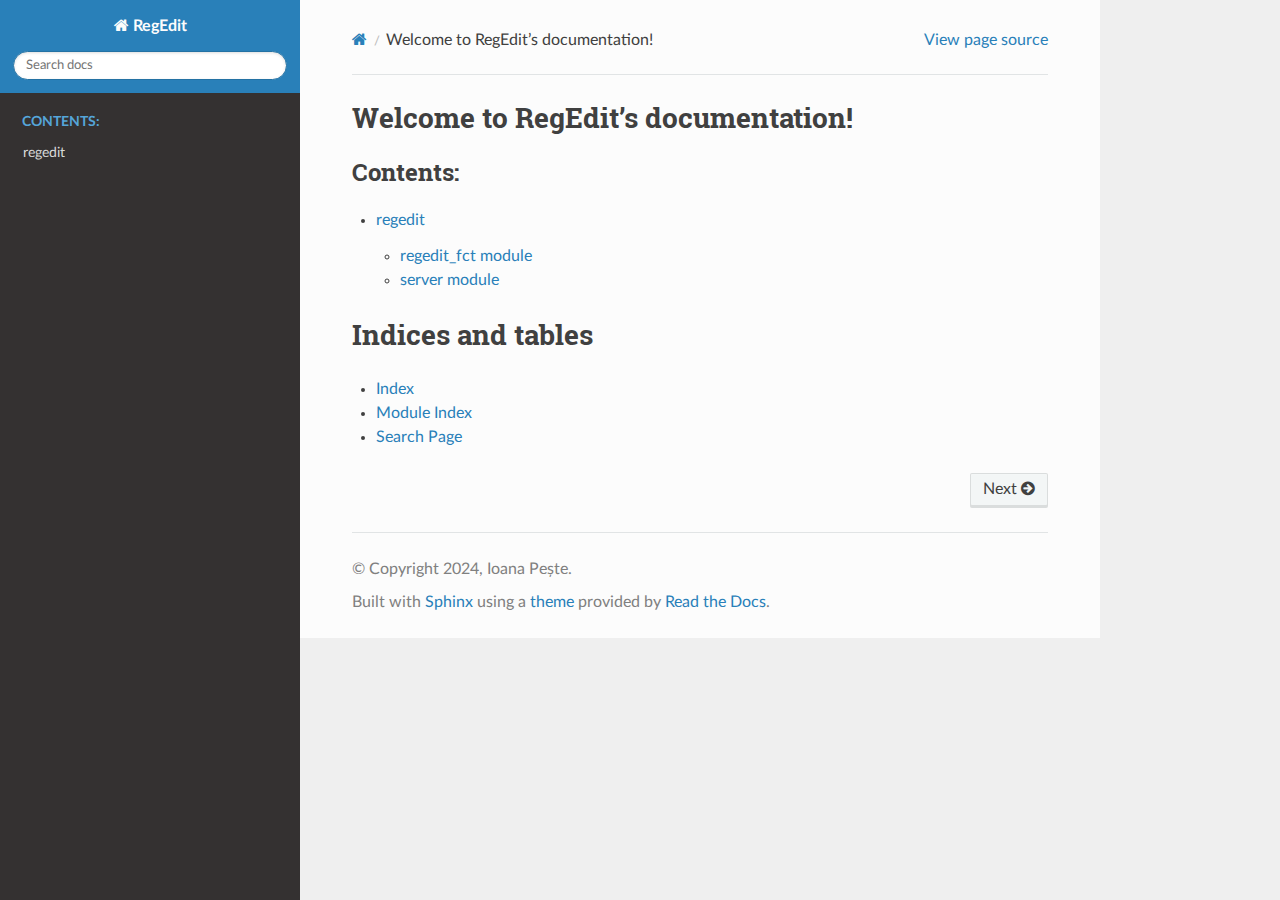
<file: docs/_build/html/index.html>
<!DOCTYPE html>
<html class="writer-html5" lang="en" data-content_root="./">
<head>
  <meta charset="utf-8" /><meta name="viewport" content="width=device-width, initial-scale=1" />

  <meta name="viewport" content="width=device-width, initial-scale=1.0" />
  <title>Welcome to RegEdit’s documentation! &mdash; RegEdit  documentation</title>
      <link rel="stylesheet" type="text/css" href="_static/pygments.css?v=80d5e7a1" />
      <link rel="stylesheet" type="text/css" href="_static/css/theme.css?v=19f00094" />

  
  <!--[if lt IE 9]>
    <script src="_static/js/html5shiv.min.js"></script>
  <![endif]-->
  
        <script src="_static/jquery.js?v=5d32c60e"></script>
        <script src="_static/_sphinx_javascript_frameworks_compat.js?v=2cd50e6c"></script>
        <script src="_static/documentation_options.js?v=5929fcd5"></script>
        <script src="_static/doctools.js?v=888ff710"></script>
        <script src="_static/sphinx_highlight.js?v=dc90522c"></script>
    <script src="_static/js/theme.js"></script>
    <link rel="index" title="Index" href="genindex.html" />
    <link rel="search" title="Search" href="search.html" />
    <link rel="next" title="regedit" href="modules.html" /> 
</head>

<body class="wy-body-for-nav"> 
  <div class="wy-grid-for-nav">
    <nav data-toggle="wy-nav-shift" class="wy-nav-side">
      <div class="wy-side-scroll">
        <div class="wy-side-nav-search" >

          
          
          <a href="#" class="icon icon-home">
            RegEdit
          </a>
<div role="search">
  <form id="rtd-search-form" class="wy-form" action="search.html" method="get">
    <input type="text" name="q" placeholder="Search docs" aria-label="Search docs" />
    <input type="hidden" name="check_keywords" value="yes" />
    <input type="hidden" name="area" value="default" />
  </form>
</div>
        </div><div class="wy-menu wy-menu-vertical" data-spy="affix" role="navigation" aria-label="Navigation menu">
              <p class="caption" role="heading"><span class="caption-text">Contents:</span></p>
<ul>
<li class="toctree-l1"><a class="reference internal" href="modules.html">regedit</a></li>
</ul>

        </div>
      </div>
    </nav>

    <section data-toggle="wy-nav-shift" class="wy-nav-content-wrap"><nav class="wy-nav-top" aria-label="Mobile navigation menu" >
          <i data-toggle="wy-nav-top" class="fa fa-bars"></i>
          <a href="#">RegEdit</a>
      </nav>

      <div class="wy-nav-content">
        <div class="rst-content">
          <div role="navigation" aria-label="Page navigation">
  <ul class="wy-breadcrumbs">
      <li><a href="#" class="icon icon-home" aria-label="Home"></a></li>
      <li class="breadcrumb-item active">Welcome to RegEdit’s documentation!</li>
      <li class="wy-breadcrumbs-aside">
            <a href="_sources/index.rst.txt" rel="nofollow"> View page source</a>
      </li>
  </ul>
  <hr/>
</div>
          <div role="main" class="document" itemscope="itemscope" itemtype="http://schema.org/Article">
           <div itemprop="articleBody">
             
  <section id="welcome-to-regedit-s-documentation">
<h1>Welcome to RegEdit’s documentation!<a class="headerlink" href="#welcome-to-regedit-s-documentation" title="Link to this heading"></a></h1>
<div class="toctree-wrapper compound">
<p class="caption" role="heading"><span class="caption-text">Contents:</span></p>
<ul>
<li class="toctree-l1"><a class="reference internal" href="modules.html">regedit</a><ul>
<li class="toctree-l2"><a class="reference internal" href="regedit_fct.html">regedit_fct module</a></li>
<li class="toctree-l2"><a class="reference internal" href="server.html">server module</a></li>
</ul>
</li>
</ul>
</div>
</section>
<section id="indices-and-tables">
<h1>Indices and tables<a class="headerlink" href="#indices-and-tables" title="Link to this heading"></a></h1>
<ul class="simple">
<li><p><a class="reference internal" href="genindex.html"><span class="std std-ref">Index</span></a></p></li>
<li><p><a class="reference internal" href="py-modindex.html"><span class="std std-ref">Module Index</span></a></p></li>
<li><p><a class="reference internal" href="search.html"><span class="std std-ref">Search Page</span></a></p></li>
</ul>
</section>


           </div>
          </div>
          <footer><div class="rst-footer-buttons" role="navigation" aria-label="Footer">
        <a href="modules.html" class="btn btn-neutral float-right" title="regedit" accesskey="n" rel="next">Next <span class="fa fa-arrow-circle-right" aria-hidden="true"></span></a>
    </div>

  <hr/>

  <div role="contentinfo">
    <p>&#169; Copyright 2024, Ioana Pește.</p>
  </div>

  Built with <a href="https://www.sphinx-doc.org/">Sphinx</a> using a
    <a href="https://github.com/readthedocs/sphinx_rtd_theme">theme</a>
    provided by <a href="https://readthedocs.org">Read the Docs</a>.
   

</footer>
        </div>
      </div>
    </section>
  </div>
  <script>
      jQuery(function () {
          SphinxRtdTheme.Navigation.enable(true);
      });
  </script> 

</body>
</html>
</file>
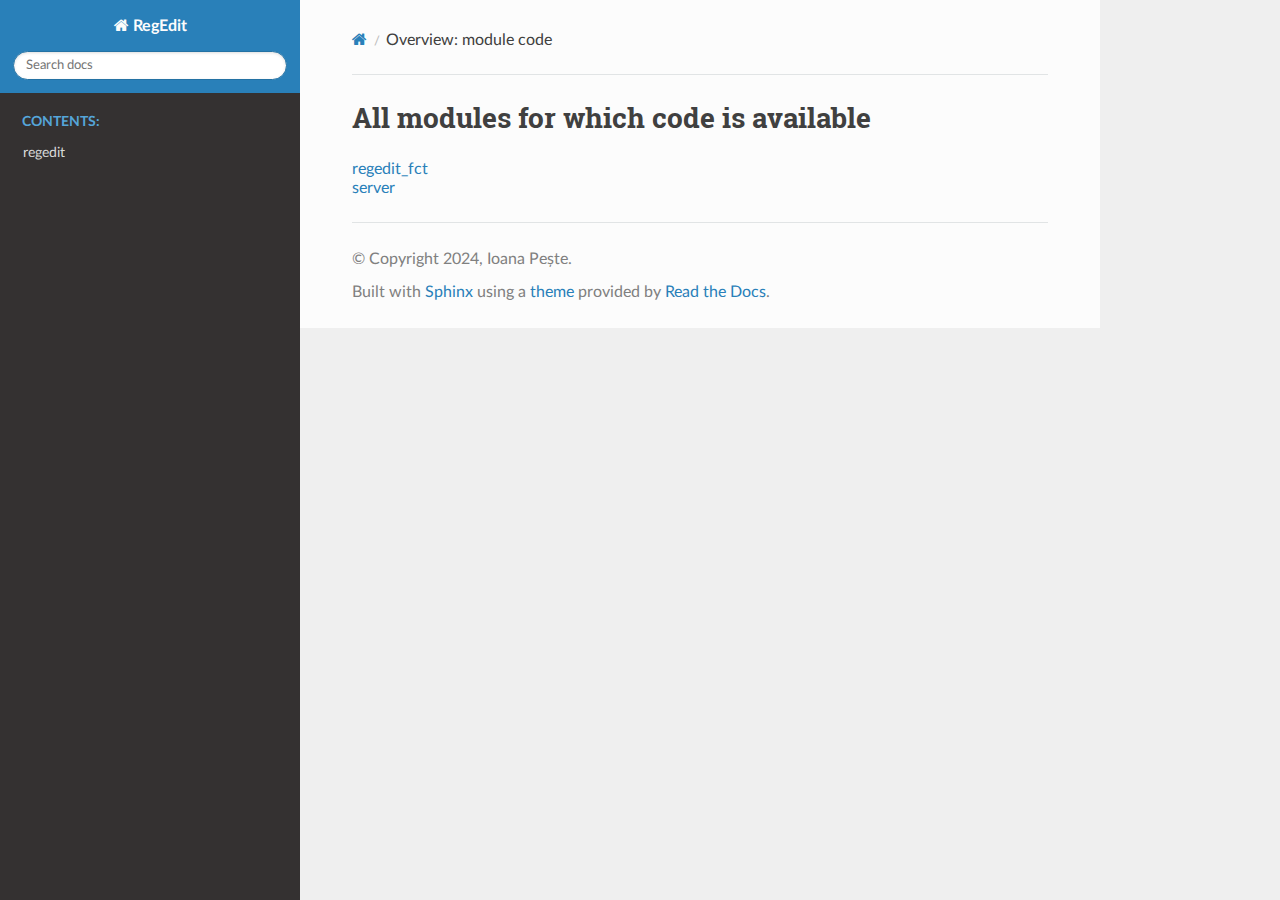
<file: docs/_build/html/_modules/index.html>
<!DOCTYPE html>
<html class="writer-html5" lang="en" data-content_root="../">
<head>
  <meta charset="utf-8" />
  <meta name="viewport" content="width=device-width, initial-scale=1.0" />
  <title>Overview: module code &mdash; RegEdit  documentation</title>
      <link rel="stylesheet" type="text/css" href="../_static/pygments.css?v=80d5e7a1" />
      <link rel="stylesheet" type="text/css" href="../_static/css/theme.css?v=19f00094" />

  
  <!--[if lt IE 9]>
    <script src="../_static/js/html5shiv.min.js"></script>
  <![endif]-->
  
        <script src="../_static/jquery.js?v=5d32c60e"></script>
        <script src="../_static/_sphinx_javascript_frameworks_compat.js?v=2cd50e6c"></script>
        <script src="../_static/documentation_options.js?v=5929fcd5"></script>
        <script src="../_static/doctools.js?v=888ff710"></script>
        <script src="../_static/sphinx_highlight.js?v=dc90522c"></script>
    <script src="../_static/js/theme.js"></script>
    <link rel="index" title="Index" href="../genindex.html" />
    <link rel="search" title="Search" href="../search.html" /> 
</head>

<body class="wy-body-for-nav"> 
  <div class="wy-grid-for-nav">
    <nav data-toggle="wy-nav-shift" class="wy-nav-side">
      <div class="wy-side-scroll">
        <div class="wy-side-nav-search" >

          
          
          <a href="../index.html" class="icon icon-home">
            RegEdit
          </a>
<div role="search">
  <form id="rtd-search-form" class="wy-form" action="../search.html" method="get">
    <input type="text" name="q" placeholder="Search docs" aria-label="Search docs" />
    <input type="hidden" name="check_keywords" value="yes" />
    <input type="hidden" name="area" value="default" />
  </form>
</div>
        </div><div class="wy-menu wy-menu-vertical" data-spy="affix" role="navigation" aria-label="Navigation menu">
              <p class="caption" role="heading"><span class="caption-text">Contents:</span></p>
<ul>
<li class="toctree-l1"><a class="reference internal" href="../modules.html">regedit</a></li>
</ul>

        </div>
      </div>
    </nav>

    <section data-toggle="wy-nav-shift" class="wy-nav-content-wrap"><nav class="wy-nav-top" aria-label="Mobile navigation menu" >
          <i data-toggle="wy-nav-top" class="fa fa-bars"></i>
          <a href="../index.html">RegEdit</a>
      </nav>

      <div class="wy-nav-content">
        <div class="rst-content">
          <div role="navigation" aria-label="Page navigation">
  <ul class="wy-breadcrumbs">
      <li><a href="../index.html" class="icon icon-home" aria-label="Home"></a></li>
      <li class="breadcrumb-item active">Overview: module code</li>
      <li class="wy-breadcrumbs-aside">
      </li>
  </ul>
  <hr/>
</div>
          <div role="main" class="document" itemscope="itemscope" itemtype="http://schema.org/Article">
           <div itemprop="articleBody">
             
  <h1>All modules for which code is available</h1>
<ul><li><a href="regedit_fct.html">regedit_fct</a></li>
<li><a href="server.html">server</a></li>
</ul>

           </div>
          </div>
          <footer>

  <hr/>

  <div role="contentinfo">
    <p>&#169; Copyright 2024, Ioana Pește.</p>
  </div>

  Built with <a href="https://www.sphinx-doc.org/">Sphinx</a> using a
    <a href="https://github.com/readthedocs/sphinx_rtd_theme">theme</a>
    provided by <a href="https://readthedocs.org">Read the Docs</a>.
   

</footer>
        </div>
      </div>
    </section>
  </div>
  <script>
      jQuery(function () {
          SphinxRtdTheme.Navigation.enable(true);
      });
  </script> 

</body>
</html>
</file>
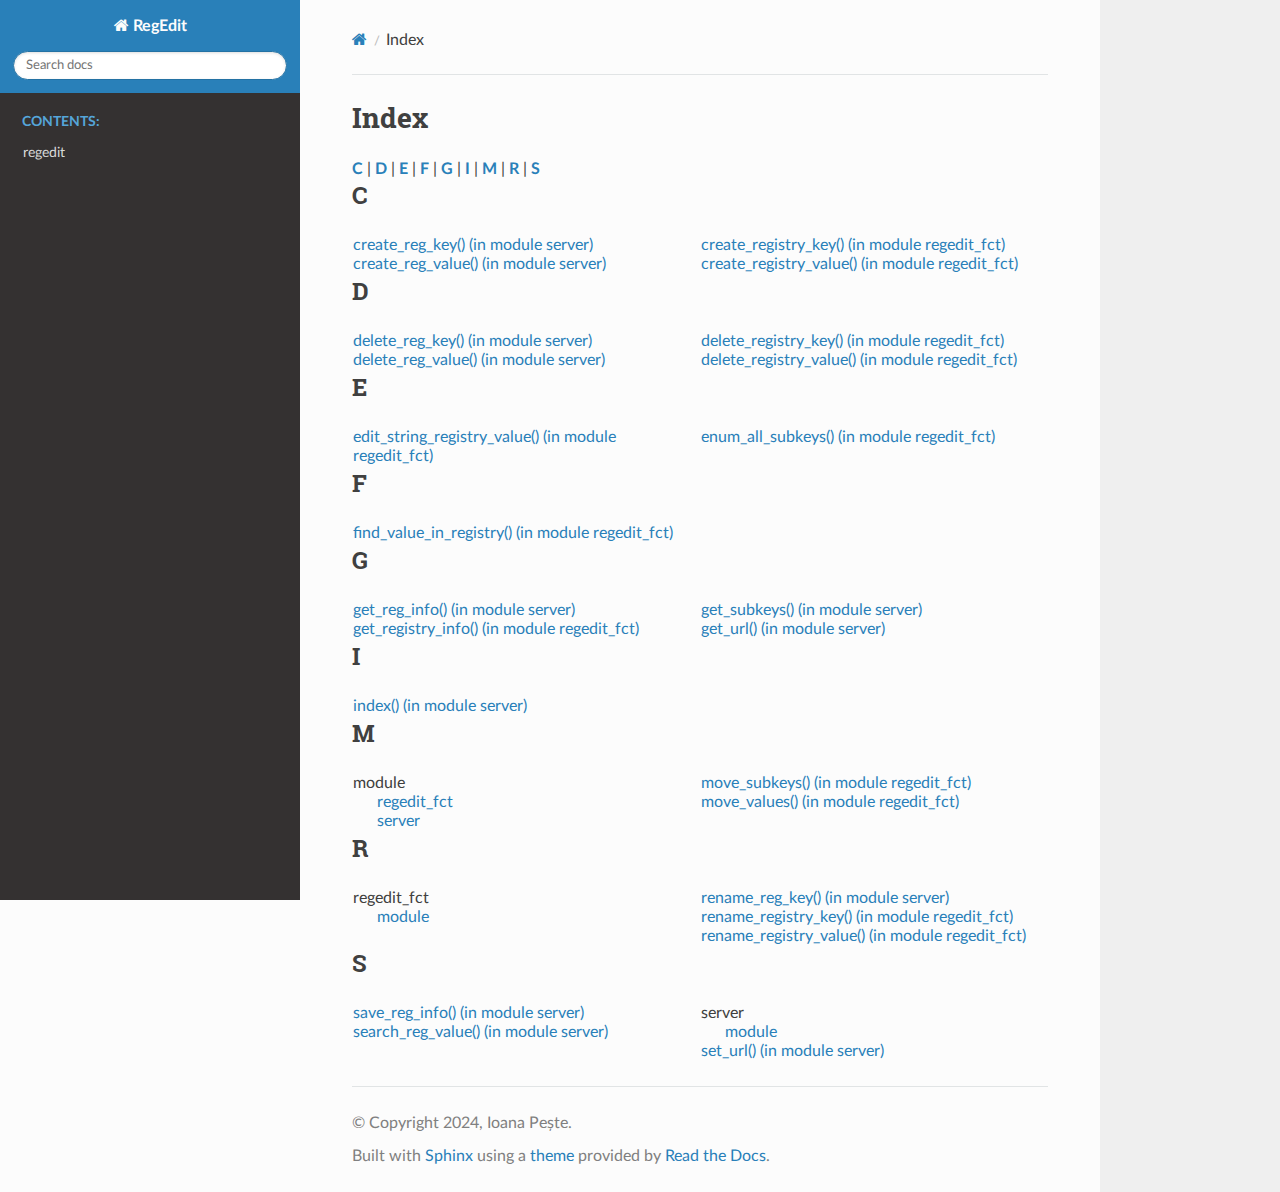
<file: docs/_build/html/genindex.html>
<!DOCTYPE html>
<html class="writer-html5" lang="en" data-content_root="./">
<head>
  <meta charset="utf-8" />
  <meta name="viewport" content="width=device-width, initial-scale=1.0" />
  <title>Index &mdash; RegEdit  documentation</title>
      <link rel="stylesheet" type="text/css" href="_static/pygments.css?v=80d5e7a1" />
      <link rel="stylesheet" type="text/css" href="_static/css/theme.css?v=19f00094" />

  
  <!--[if lt IE 9]>
    <script src="_static/js/html5shiv.min.js"></script>
  <![endif]-->
  
        <script src="_static/jquery.js?v=5d32c60e"></script>
        <script src="_static/_sphinx_javascript_frameworks_compat.js?v=2cd50e6c"></script>
        <script src="_static/documentation_options.js?v=5929fcd5"></script>
        <script src="_static/doctools.js?v=888ff710"></script>
        <script src="_static/sphinx_highlight.js?v=dc90522c"></script>
    <script src="_static/js/theme.js"></script>
    <link rel="index" title="Index" href="#" />
    <link rel="search" title="Search" href="search.html" /> 
</head>

<body class="wy-body-for-nav"> 
  <div class="wy-grid-for-nav">
    <nav data-toggle="wy-nav-shift" class="wy-nav-side">
      <div class="wy-side-scroll">
        <div class="wy-side-nav-search" >

          
          
          <a href="index.html" class="icon icon-home">
            RegEdit
          </a>
<div role="search">
  <form id="rtd-search-form" class="wy-form" action="search.html" method="get">
    <input type="text" name="q" placeholder="Search docs" aria-label="Search docs" />
    <input type="hidden" name="check_keywords" value="yes" />
    <input type="hidden" name="area" value="default" />
  </form>
</div>
        </div><div class="wy-menu wy-menu-vertical" data-spy="affix" role="navigation" aria-label="Navigation menu">
              <p class="caption" role="heading"><span class="caption-text">Contents:</span></p>
<ul>
<li class="toctree-l1"><a class="reference internal" href="modules.html">regedit</a></li>
</ul>

        </div>
      </div>
    </nav>

    <section data-toggle="wy-nav-shift" class="wy-nav-content-wrap"><nav class="wy-nav-top" aria-label="Mobile navigation menu" >
          <i data-toggle="wy-nav-top" class="fa fa-bars"></i>
          <a href="index.html">RegEdit</a>
      </nav>

      <div class="wy-nav-content">
        <div class="rst-content">
          <div role="navigation" aria-label="Page navigation">
  <ul class="wy-breadcrumbs">
      <li><a href="index.html" class="icon icon-home" aria-label="Home"></a></li>
      <li class="breadcrumb-item active">Index</li>
      <li class="wy-breadcrumbs-aside">
      </li>
  </ul>
  <hr/>
</div>
          <div role="main" class="document" itemscope="itemscope" itemtype="http://schema.org/Article">
           <div itemprop="articleBody">
             

<h1 id="index">Index</h1>

<div class="genindex-jumpbox">
 <a href="#C"><strong>C</strong></a>
 | <a href="#D"><strong>D</strong></a>
 | <a href="#E"><strong>E</strong></a>
 | <a href="#F"><strong>F</strong></a>
 | <a href="#G"><strong>G</strong></a>
 | <a href="#I"><strong>I</strong></a>
 | <a href="#M"><strong>M</strong></a>
 | <a href="#R"><strong>R</strong></a>
 | <a href="#S"><strong>S</strong></a>
 
</div>
<h2 id="C">C</h2>
<table style="width: 100%" class="indextable genindextable"><tr>
  <td style="width: 33%; vertical-align: top;"><ul>
      <li><a href="server.html#server.create_reg_key">create_reg_key() (in module server)</a>
</li>
      <li><a href="server.html#server.create_reg_value">create_reg_value() (in module server)</a>
</li>
  </ul></td>
  <td style="width: 33%; vertical-align: top;"><ul>
      <li><a href="regedit_fct.html#regedit_fct.create_registry_key">create_registry_key() (in module regedit_fct)</a>
</li>
      <li><a href="regedit_fct.html#regedit_fct.create_registry_value">create_registry_value() (in module regedit_fct)</a>
</li>
  </ul></td>
</tr></table>

<h2 id="D">D</h2>
<table style="width: 100%" class="indextable genindextable"><tr>
  <td style="width: 33%; vertical-align: top;"><ul>
      <li><a href="server.html#server.delete_reg_key">delete_reg_key() (in module server)</a>
</li>
      <li><a href="server.html#server.delete_reg_value">delete_reg_value() (in module server)</a>
</li>
  </ul></td>
  <td style="width: 33%; vertical-align: top;"><ul>
      <li><a href="regedit_fct.html#regedit_fct.delete_registry_key">delete_registry_key() (in module regedit_fct)</a>
</li>
      <li><a href="regedit_fct.html#regedit_fct.delete_registry_value">delete_registry_value() (in module regedit_fct)</a>
</li>
  </ul></td>
</tr></table>

<h2 id="E">E</h2>
<table style="width: 100%" class="indextable genindextable"><tr>
  <td style="width: 33%; vertical-align: top;"><ul>
      <li><a href="regedit_fct.html#regedit_fct.edit_string_registry_value">edit_string_registry_value() (in module regedit_fct)</a>
</li>
  </ul></td>
  <td style="width: 33%; vertical-align: top;"><ul>
      <li><a href="regedit_fct.html#regedit_fct.enum_all_subkeys">enum_all_subkeys() (in module regedit_fct)</a>
</li>
  </ul></td>
</tr></table>

<h2 id="F">F</h2>
<table style="width: 100%" class="indextable genindextable"><tr>
  <td style="width: 33%; vertical-align: top;"><ul>
      <li><a href="regedit_fct.html#regedit_fct.find_value_in_registry">find_value_in_registry() (in module regedit_fct)</a>
</li>
  </ul></td>
</tr></table>

<h2 id="G">G</h2>
<table style="width: 100%" class="indextable genindextable"><tr>
  <td style="width: 33%; vertical-align: top;"><ul>
      <li><a href="server.html#server.get_reg_info">get_reg_info() (in module server)</a>
</li>
      <li><a href="regedit_fct.html#regedit_fct.get_registry_info">get_registry_info() (in module regedit_fct)</a>
</li>
  </ul></td>
  <td style="width: 33%; vertical-align: top;"><ul>
      <li><a href="server.html#server.get_subkeys">get_subkeys() (in module server)</a>
</li>
      <li><a href="server.html#server.get_url">get_url() (in module server)</a>
</li>
  </ul></td>
</tr></table>

<h2 id="I">I</h2>
<table style="width: 100%" class="indextable genindextable"><tr>
  <td style="width: 33%; vertical-align: top;"><ul>
      <li><a href="server.html#server.index">index() (in module server)</a>
</li>
  </ul></td>
</tr></table>

<h2 id="M">M</h2>
<table style="width: 100%" class="indextable genindextable"><tr>
  <td style="width: 33%; vertical-align: top;"><ul>
      <li>
    module

      <ul>
        <li><a href="regedit_fct.html#module-regedit_fct">regedit_fct</a>
</li>
        <li><a href="server.html#module-server">server</a>
</li>
      </ul></li>
  </ul></td>
  <td style="width: 33%; vertical-align: top;"><ul>
      <li><a href="regedit_fct.html#regedit_fct.move_subkeys">move_subkeys() (in module regedit_fct)</a>
</li>
      <li><a href="regedit_fct.html#regedit_fct.move_values">move_values() (in module regedit_fct)</a>
</li>
  </ul></td>
</tr></table>

<h2 id="R">R</h2>
<table style="width: 100%" class="indextable genindextable"><tr>
  <td style="width: 33%; vertical-align: top;"><ul>
      <li>
    regedit_fct

      <ul>
        <li><a href="regedit_fct.html#module-regedit_fct">module</a>
</li>
      </ul></li>
  </ul></td>
  <td style="width: 33%; vertical-align: top;"><ul>
      <li><a href="server.html#server.rename_reg_key">rename_reg_key() (in module server)</a>
</li>
      <li><a href="regedit_fct.html#regedit_fct.rename_registry_key">rename_registry_key() (in module regedit_fct)</a>
</li>
      <li><a href="regedit_fct.html#regedit_fct.rename_registry_value">rename_registry_value() (in module regedit_fct)</a>
</li>
  </ul></td>
</tr></table>

<h2 id="S">S</h2>
<table style="width: 100%" class="indextable genindextable"><tr>
  <td style="width: 33%; vertical-align: top;"><ul>
      <li><a href="server.html#server.save_reg_info">save_reg_info() (in module server)</a>
</li>
      <li><a href="server.html#server.search_reg_value">search_reg_value() (in module server)</a>
</li>
  </ul></td>
  <td style="width: 33%; vertical-align: top;"><ul>
      <li>
    server

      <ul>
        <li><a href="server.html#module-server">module</a>
</li>
      </ul></li>
      <li><a href="server.html#server.set_url">set_url() (in module server)</a>
</li>
  </ul></td>
</tr></table>



           </div>
          </div>
          <footer>

  <hr/>

  <div role="contentinfo">
    <p>&#169; Copyright 2024, Ioana Pește.</p>
  </div>

  Built with <a href="https://www.sphinx-doc.org/">Sphinx</a> using a
    <a href="https://github.com/readthedocs/sphinx_rtd_theme">theme</a>
    provided by <a href="https://readthedocs.org">Read the Docs</a>.
   

</footer>
        </div>
      </div>
    </section>
  </div>
  <script>
      jQuery(function () {
          SphinxRtdTheme.Navigation.enable(true);
      });
  </script> 

</body>
</html>
</file>
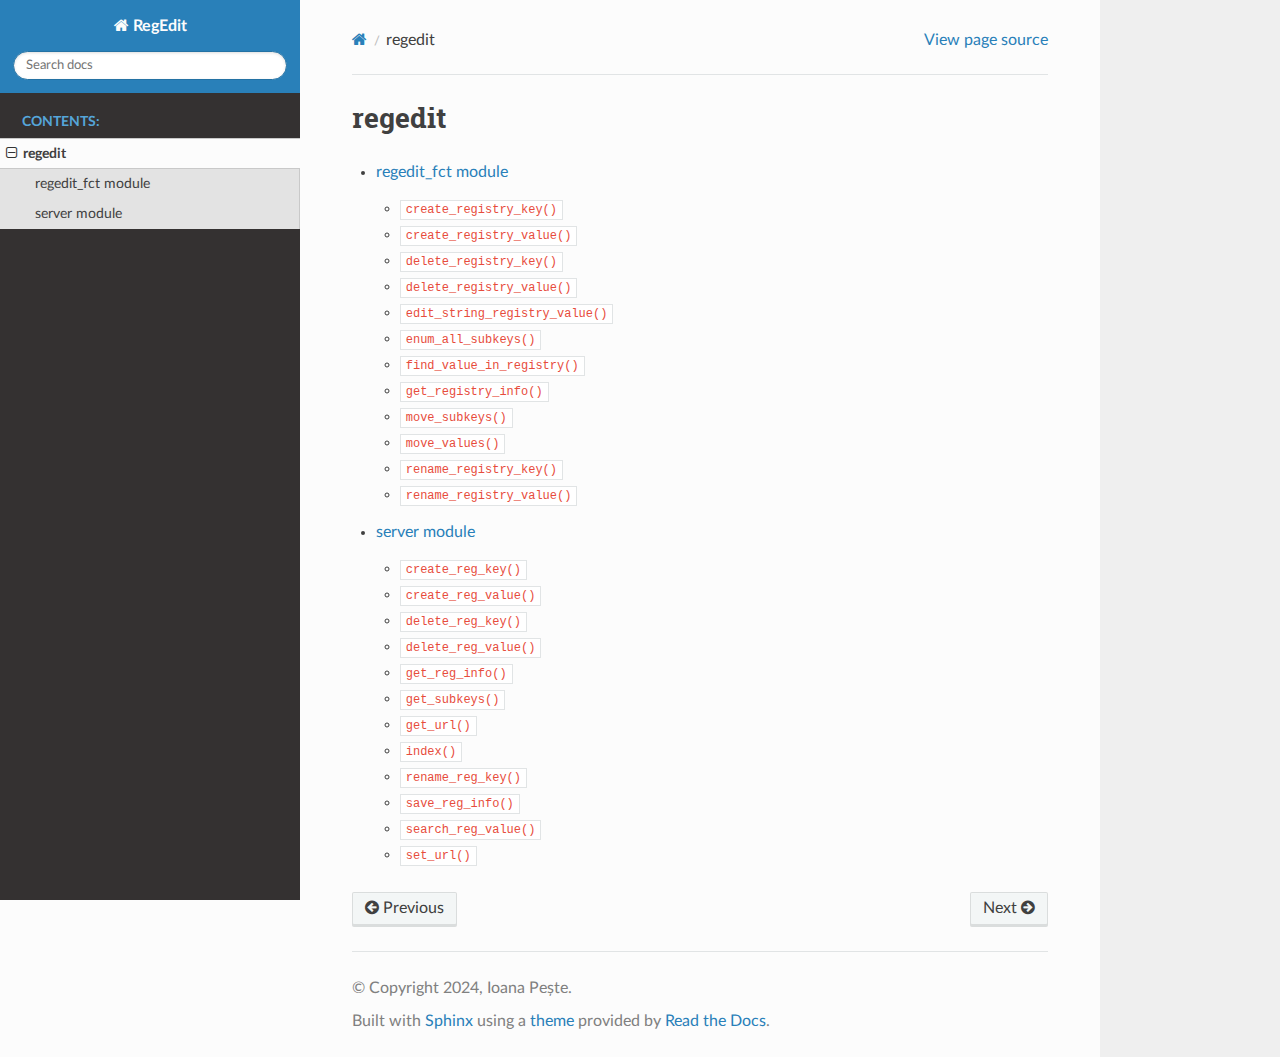
<file: docs/_build/html/modules.html>
<!DOCTYPE html>
<html class="writer-html5" lang="en" data-content_root="./">
<head>
  <meta charset="utf-8" /><meta name="viewport" content="width=device-width, initial-scale=1" />

  <meta name="viewport" content="width=device-width, initial-scale=1.0" />
  <title>regedit &mdash; RegEdit  documentation</title>
      <link rel="stylesheet" type="text/css" href="_static/pygments.css?v=80d5e7a1" />
      <link rel="stylesheet" type="text/css" href="_static/css/theme.css?v=19f00094" />

  
  <!--[if lt IE 9]>
    <script src="_static/js/html5shiv.min.js"></script>
  <![endif]-->
  
        <script src="_static/jquery.js?v=5d32c60e"></script>
        <script src="_static/_sphinx_javascript_frameworks_compat.js?v=2cd50e6c"></script>
        <script src="_static/documentation_options.js?v=5929fcd5"></script>
        <script src="_static/doctools.js?v=888ff710"></script>
        <script src="_static/sphinx_highlight.js?v=dc90522c"></script>
    <script src="_static/js/theme.js"></script>
    <link rel="index" title="Index" href="genindex.html" />
    <link rel="search" title="Search" href="search.html" />
    <link rel="next" title="regedit_fct module" href="regedit_fct.html" />
    <link rel="prev" title="Welcome to RegEdit’s documentation!" href="index.html" /> 
</head>

<body class="wy-body-for-nav"> 
  <div class="wy-grid-for-nav">
    <nav data-toggle="wy-nav-shift" class="wy-nav-side">
      <div class="wy-side-scroll">
        <div class="wy-side-nav-search" >

          
          
          <a href="index.html" class="icon icon-home">
            RegEdit
          </a>
<div role="search">
  <form id="rtd-search-form" class="wy-form" action="search.html" method="get">
    <input type="text" name="q" placeholder="Search docs" aria-label="Search docs" />
    <input type="hidden" name="check_keywords" value="yes" />
    <input type="hidden" name="area" value="default" />
  </form>
</div>
        </div><div class="wy-menu wy-menu-vertical" data-spy="affix" role="navigation" aria-label="Navigation menu">
              <p class="caption" role="heading"><span class="caption-text">Contents:</span></p>
<ul class="current">
<li class="toctree-l1 current"><a class="current reference internal" href="#">regedit</a><ul>
<li class="toctree-l2"><a class="reference internal" href="regedit_fct.html">regedit_fct module</a></li>
<li class="toctree-l2"><a class="reference internal" href="server.html">server module</a></li>
</ul>
</li>
</ul>

        </div>
      </div>
    </nav>

    <section data-toggle="wy-nav-shift" class="wy-nav-content-wrap"><nav class="wy-nav-top" aria-label="Mobile navigation menu" >
          <i data-toggle="wy-nav-top" class="fa fa-bars"></i>
          <a href="index.html">RegEdit</a>
      </nav>

      <div class="wy-nav-content">
        <div class="rst-content">
          <div role="navigation" aria-label="Page navigation">
  <ul class="wy-breadcrumbs">
      <li><a href="index.html" class="icon icon-home" aria-label="Home"></a></li>
      <li class="breadcrumb-item active">regedit</li>
      <li class="wy-breadcrumbs-aside">
            <a href="_sources/modules.rst.txt" rel="nofollow"> View page source</a>
      </li>
  </ul>
  <hr/>
</div>
          <div role="main" class="document" itemscope="itemscope" itemtype="http://schema.org/Article">
           <div itemprop="articleBody">
             
  <section id="regedit">
<h1>regedit<a class="headerlink" href="#regedit" title="Link to this heading"></a></h1>
<div class="toctree-wrapper compound">
<ul>
<li class="toctree-l1"><a class="reference internal" href="regedit_fct.html">regedit_fct module</a><ul>
<li class="toctree-l2"><a class="reference internal" href="regedit_fct.html#regedit_fct.create_registry_key"><code class="docutils literal notranslate"><span class="pre">create_registry_key()</span></code></a></li>
<li class="toctree-l2"><a class="reference internal" href="regedit_fct.html#regedit_fct.create_registry_value"><code class="docutils literal notranslate"><span class="pre">create_registry_value()</span></code></a></li>
<li class="toctree-l2"><a class="reference internal" href="regedit_fct.html#regedit_fct.delete_registry_key"><code class="docutils literal notranslate"><span class="pre">delete_registry_key()</span></code></a></li>
<li class="toctree-l2"><a class="reference internal" href="regedit_fct.html#regedit_fct.delete_registry_value"><code class="docutils literal notranslate"><span class="pre">delete_registry_value()</span></code></a></li>
<li class="toctree-l2"><a class="reference internal" href="regedit_fct.html#regedit_fct.edit_string_registry_value"><code class="docutils literal notranslate"><span class="pre">edit_string_registry_value()</span></code></a></li>
<li class="toctree-l2"><a class="reference internal" href="regedit_fct.html#regedit_fct.enum_all_subkeys"><code class="docutils literal notranslate"><span class="pre">enum_all_subkeys()</span></code></a></li>
<li class="toctree-l2"><a class="reference internal" href="regedit_fct.html#regedit_fct.find_value_in_registry"><code class="docutils literal notranslate"><span class="pre">find_value_in_registry()</span></code></a></li>
<li class="toctree-l2"><a class="reference internal" href="regedit_fct.html#regedit_fct.get_registry_info"><code class="docutils literal notranslate"><span class="pre">get_registry_info()</span></code></a></li>
<li class="toctree-l2"><a class="reference internal" href="regedit_fct.html#regedit_fct.move_subkeys"><code class="docutils literal notranslate"><span class="pre">move_subkeys()</span></code></a></li>
<li class="toctree-l2"><a class="reference internal" href="regedit_fct.html#regedit_fct.move_values"><code class="docutils literal notranslate"><span class="pre">move_values()</span></code></a></li>
<li class="toctree-l2"><a class="reference internal" href="regedit_fct.html#regedit_fct.rename_registry_key"><code class="docutils literal notranslate"><span class="pre">rename_registry_key()</span></code></a></li>
<li class="toctree-l2"><a class="reference internal" href="regedit_fct.html#regedit_fct.rename_registry_value"><code class="docutils literal notranslate"><span class="pre">rename_registry_value()</span></code></a></li>
</ul>
</li>
<li class="toctree-l1"><a class="reference internal" href="server.html">server module</a><ul>
<li class="toctree-l2"><a class="reference internal" href="server.html#server.create_reg_key"><code class="docutils literal notranslate"><span class="pre">create_reg_key()</span></code></a></li>
<li class="toctree-l2"><a class="reference internal" href="server.html#server.create_reg_value"><code class="docutils literal notranslate"><span class="pre">create_reg_value()</span></code></a></li>
<li class="toctree-l2"><a class="reference internal" href="server.html#server.delete_reg_key"><code class="docutils literal notranslate"><span class="pre">delete_reg_key()</span></code></a></li>
<li class="toctree-l2"><a class="reference internal" href="server.html#server.delete_reg_value"><code class="docutils literal notranslate"><span class="pre">delete_reg_value()</span></code></a></li>
<li class="toctree-l2"><a class="reference internal" href="server.html#server.get_reg_info"><code class="docutils literal notranslate"><span class="pre">get_reg_info()</span></code></a></li>
<li class="toctree-l2"><a class="reference internal" href="server.html#server.get_subkeys"><code class="docutils literal notranslate"><span class="pre">get_subkeys()</span></code></a></li>
<li class="toctree-l2"><a class="reference internal" href="server.html#server.get_url"><code class="docutils literal notranslate"><span class="pre">get_url()</span></code></a></li>
<li class="toctree-l2"><a class="reference internal" href="server.html#server.index"><code class="docutils literal notranslate"><span class="pre">index()</span></code></a></li>
<li class="toctree-l2"><a class="reference internal" href="server.html#server.rename_reg_key"><code class="docutils literal notranslate"><span class="pre">rename_reg_key()</span></code></a></li>
<li class="toctree-l2"><a class="reference internal" href="server.html#server.save_reg_info"><code class="docutils literal notranslate"><span class="pre">save_reg_info()</span></code></a></li>
<li class="toctree-l2"><a class="reference internal" href="server.html#server.search_reg_value"><code class="docutils literal notranslate"><span class="pre">search_reg_value()</span></code></a></li>
<li class="toctree-l2"><a class="reference internal" href="server.html#server.set_url"><code class="docutils literal notranslate"><span class="pre">set_url()</span></code></a></li>
</ul>
</li>
</ul>
</div>
</section>


           </div>
          </div>
          <footer><div class="rst-footer-buttons" role="navigation" aria-label="Footer">
        <a href="index.html" class="btn btn-neutral float-left" title="Welcome to RegEdit’s documentation!" accesskey="p" rel="prev"><span class="fa fa-arrow-circle-left" aria-hidden="true"></span> Previous</a>
        <a href="regedit_fct.html" class="btn btn-neutral float-right" title="regedit_fct module" accesskey="n" rel="next">Next <span class="fa fa-arrow-circle-right" aria-hidden="true"></span></a>
    </div>

  <hr/>

  <div role="contentinfo">
    <p>&#169; Copyright 2024, Ioana Pește.</p>
  </div>

  Built with <a href="https://www.sphinx-doc.org/">Sphinx</a> using a
    <a href="https://github.com/readthedocs/sphinx_rtd_theme">theme</a>
    provided by <a href="https://readthedocs.org">Read the Docs</a>.
   

</footer>
        </div>
      </div>
    </section>
  </div>
  <script>
      jQuery(function () {
          SphinxRtdTheme.Navigation.enable(true);
      });
  </script> 

</body>
</html>
</file>
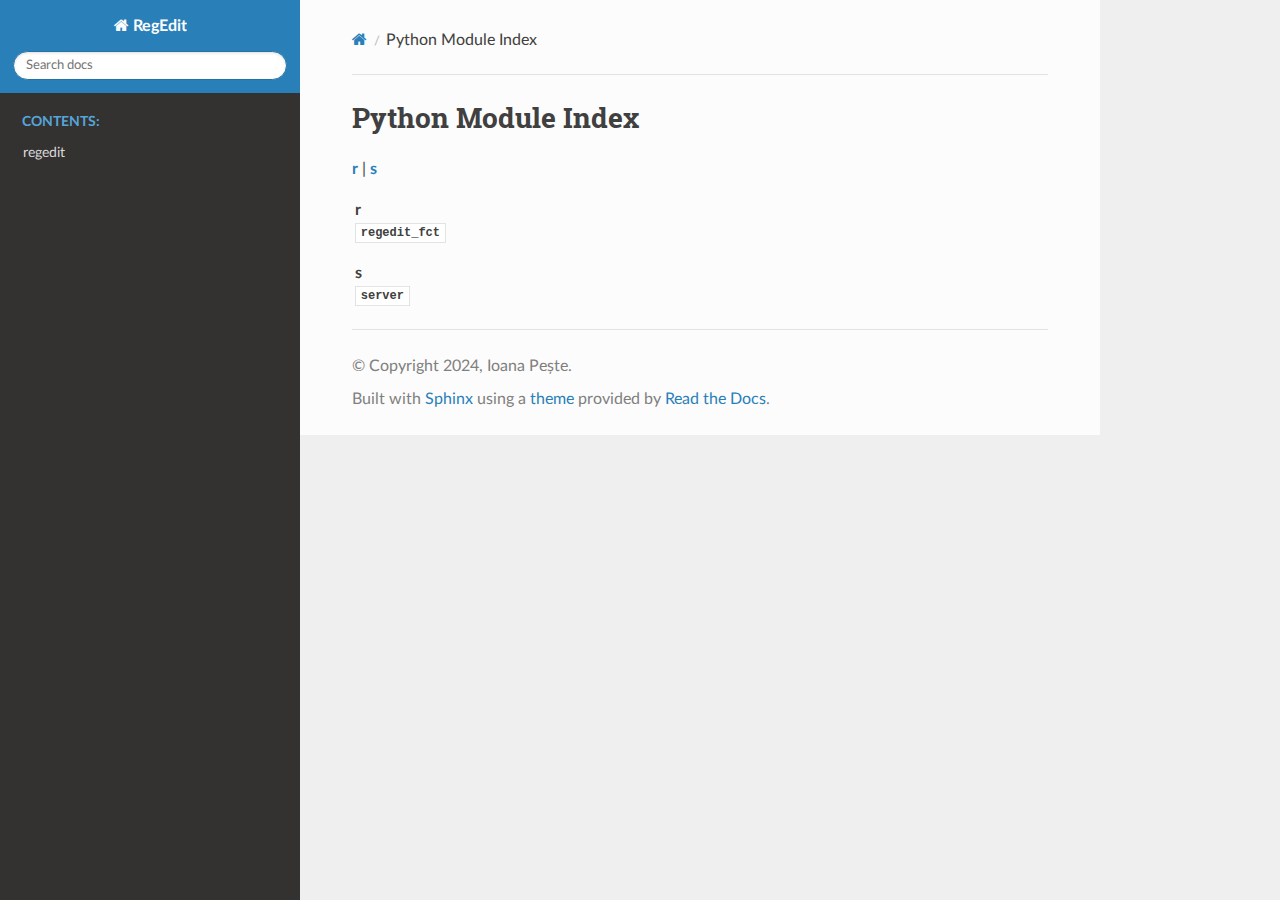
<file: docs/_build/html/py-modindex.html>
<!DOCTYPE html>
<html class="writer-html5" lang="en" data-content_root="./">
<head>
  <meta charset="utf-8" />
  <meta name="viewport" content="width=device-width, initial-scale=1.0" />
  <title>Python Module Index &mdash; RegEdit  documentation</title>
      <link rel="stylesheet" type="text/css" href="_static/pygments.css?v=80d5e7a1" />
      <link rel="stylesheet" type="text/css" href="_static/css/theme.css?v=19f00094" />

  
  <!--[if lt IE 9]>
    <script src="_static/js/html5shiv.min.js"></script>
  <![endif]-->
  
        <script src="_static/jquery.js?v=5d32c60e"></script>
        <script src="_static/_sphinx_javascript_frameworks_compat.js?v=2cd50e6c"></script>
        <script src="_static/documentation_options.js?v=5929fcd5"></script>
        <script src="_static/doctools.js?v=888ff710"></script>
        <script src="_static/sphinx_highlight.js?v=dc90522c"></script>
    <script src="_static/js/theme.js"></script>
    <link rel="index" title="Index" href="genindex.html" />
    <link rel="search" title="Search" href="search.html" />
 

    <script>
      DOCUMENTATION_OPTIONS.COLLAPSE_INDEX = true;
    </script>


</head>

<body class="wy-body-for-nav"> 
  <div class="wy-grid-for-nav">
    <nav data-toggle="wy-nav-shift" class="wy-nav-side">
      <div class="wy-side-scroll">
        <div class="wy-side-nav-search" >

          
          
          <a href="index.html" class="icon icon-home">
            RegEdit
          </a>
<div role="search">
  <form id="rtd-search-form" class="wy-form" action="search.html" method="get">
    <input type="text" name="q" placeholder="Search docs" aria-label="Search docs" />
    <input type="hidden" name="check_keywords" value="yes" />
    <input type="hidden" name="area" value="default" />
  </form>
</div>
        </div><div class="wy-menu wy-menu-vertical" data-spy="affix" role="navigation" aria-label="Navigation menu">
              <p class="caption" role="heading"><span class="caption-text">Contents:</span></p>
<ul>
<li class="toctree-l1"><a class="reference internal" href="modules.html">regedit</a></li>
</ul>

        </div>
      </div>
    </nav>

    <section data-toggle="wy-nav-shift" class="wy-nav-content-wrap"><nav class="wy-nav-top" aria-label="Mobile navigation menu" >
          <i data-toggle="wy-nav-top" class="fa fa-bars"></i>
          <a href="index.html">RegEdit</a>
      </nav>

      <div class="wy-nav-content">
        <div class="rst-content">
          <div role="navigation" aria-label="Page navigation">
  <ul class="wy-breadcrumbs">
      <li><a href="index.html" class="icon icon-home" aria-label="Home"></a></li>
      <li class="breadcrumb-item active">Python Module Index</li>
      <li class="wy-breadcrumbs-aside">
      </li>
  </ul>
  <hr/>
</div>
          <div role="main" class="document" itemscope="itemscope" itemtype="http://schema.org/Article">
           <div itemprop="articleBody">
             

   <h1>Python Module Index</h1>

   <div class="modindex-jumpbox">
   <a href="#cap-r"><strong>r</strong></a> | 
   <a href="#cap-s"><strong>s</strong></a>
   </div>

   <table class="indextable modindextable">
     <tr class="pcap"><td></td><td>&#160;</td><td></td></tr>
     <tr class="cap" id="cap-r"><td></td><td>
       <strong>r</strong></td><td></td></tr>
     <tr>
       <td></td>
       <td>
       <a href="regedit_fct.html#module-regedit_fct"><code class="xref">regedit_fct</code></a></td><td>
       <em></em></td></tr>
     <tr class="pcap"><td></td><td>&#160;</td><td></td></tr>
     <tr class="cap" id="cap-s"><td></td><td>
       <strong>s</strong></td><td></td></tr>
     <tr>
       <td></td>
       <td>
       <a href="server.html#module-server"><code class="xref">server</code></a></td><td>
       <em></em></td></tr>
   </table>


           </div>
          </div>
          <footer>

  <hr/>

  <div role="contentinfo">
    <p>&#169; Copyright 2024, Ioana Pește.</p>
  </div>

  Built with <a href="https://www.sphinx-doc.org/">Sphinx</a> using a
    <a href="https://github.com/readthedocs/sphinx_rtd_theme">theme</a>
    provided by <a href="https://readthedocs.org">Read the Docs</a>.
   

</footer>
        </div>
      </div>
    </section>
  </div>
  <script>
      jQuery(function () {
          SphinxRtdTheme.Navigation.enable(true);
      });
  </script> 

</body>
</html>
</file>
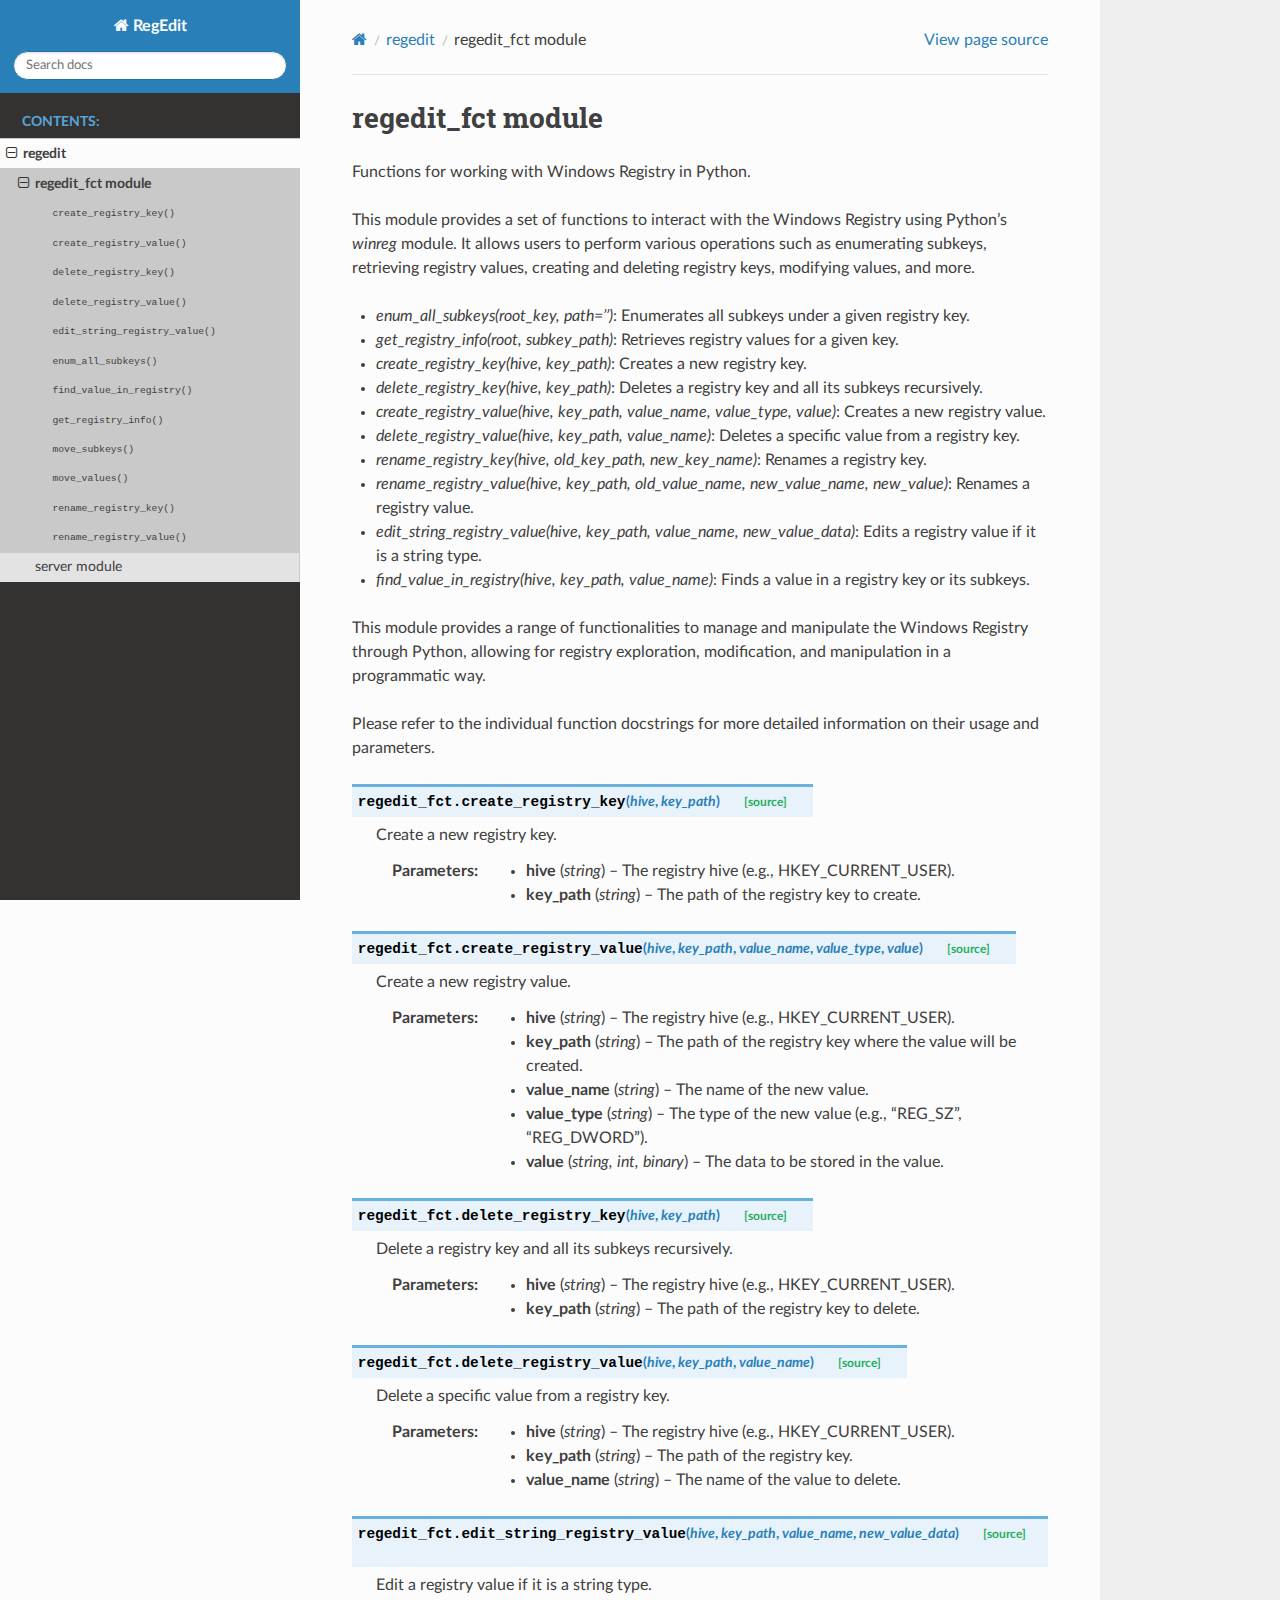
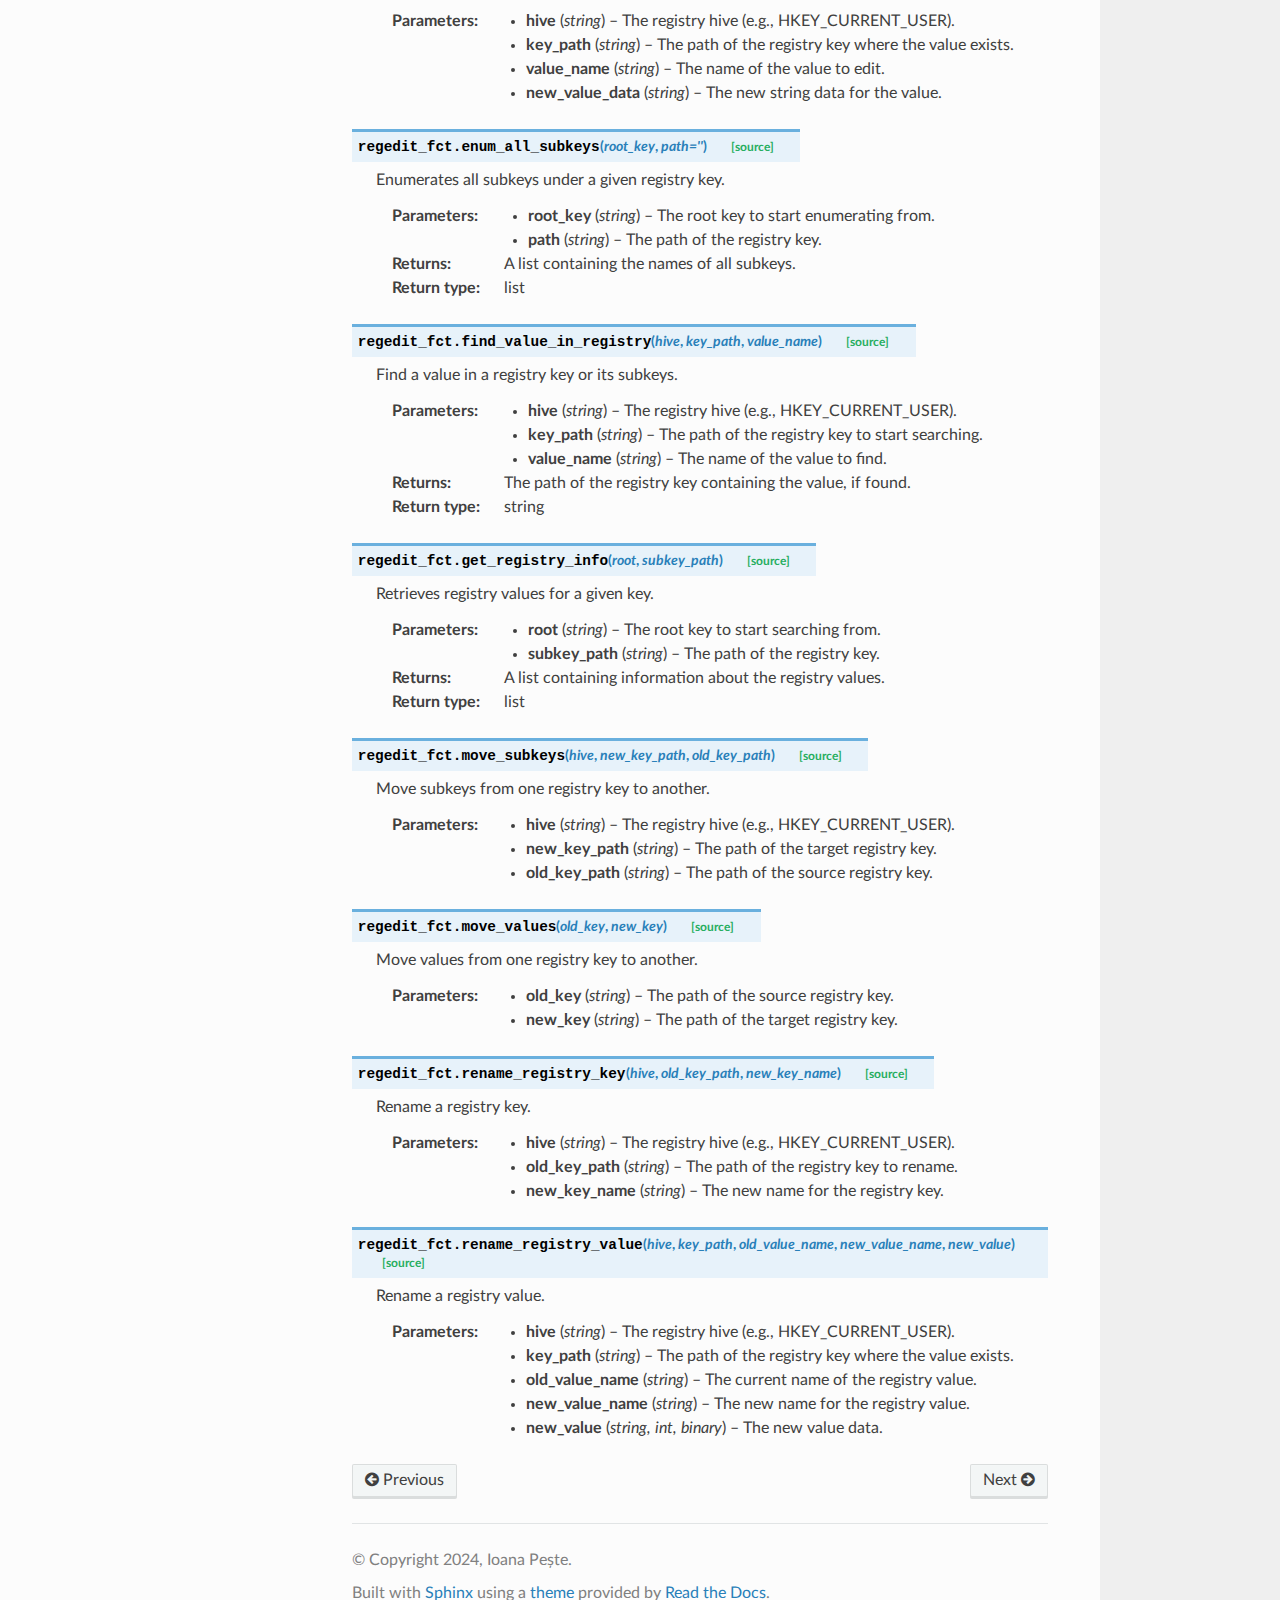
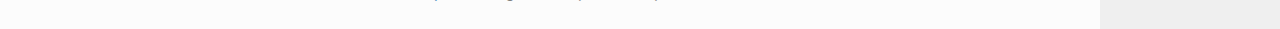
<file: docs/_build/html/regedit_fct.html>
<!DOCTYPE html>
<html class="writer-html5" lang="en" data-content_root="./">
<head>
  <meta charset="utf-8" /><meta name="viewport" content="width=device-width, initial-scale=1" />

  <meta name="viewport" content="width=device-width, initial-scale=1.0" />
  <title>regedit_fct module &mdash; RegEdit  documentation</title>
      <link rel="stylesheet" type="text/css" href="_static/pygments.css?v=80d5e7a1" />
      <link rel="stylesheet" type="text/css" href="_static/css/theme.css?v=19f00094" />

  
  <!--[if lt IE 9]>
    <script src="_static/js/html5shiv.min.js"></script>
  <![endif]-->
  
        <script src="_static/jquery.js?v=5d32c60e"></script>
        <script src="_static/_sphinx_javascript_frameworks_compat.js?v=2cd50e6c"></script>
        <script src="_static/documentation_options.js?v=5929fcd5"></script>
        <script src="_static/doctools.js?v=888ff710"></script>
        <script src="_static/sphinx_highlight.js?v=dc90522c"></script>
    <script src="_static/js/theme.js"></script>
    <link rel="index" title="Index" href="genindex.html" />
    <link rel="search" title="Search" href="search.html" />
    <link rel="next" title="server module" href="server.html" />
    <link rel="prev" title="regedit" href="modules.html" /> 
</head>

<body class="wy-body-for-nav"> 
  <div class="wy-grid-for-nav">
    <nav data-toggle="wy-nav-shift" class="wy-nav-side">
      <div class="wy-side-scroll">
        <div class="wy-side-nav-search" >

          
          
          <a href="index.html" class="icon icon-home">
            RegEdit
          </a>
<div role="search">
  <form id="rtd-search-form" class="wy-form" action="search.html" method="get">
    <input type="text" name="q" placeholder="Search docs" aria-label="Search docs" />
    <input type="hidden" name="check_keywords" value="yes" />
    <input type="hidden" name="area" value="default" />
  </form>
</div>
        </div><div class="wy-menu wy-menu-vertical" data-spy="affix" role="navigation" aria-label="Navigation menu">
              <p class="caption" role="heading"><span class="caption-text">Contents:</span></p>
<ul class="current">
<li class="toctree-l1 current"><a class="reference internal" href="modules.html">regedit</a><ul class="current">
<li class="toctree-l2 current"><a class="current reference internal" href="#">regedit_fct module</a><ul>
<li class="toctree-l3"><a class="reference internal" href="#regedit_fct.create_registry_key"><code class="docutils literal notranslate"><span class="pre">create_registry_key()</span></code></a></li>
<li class="toctree-l3"><a class="reference internal" href="#regedit_fct.create_registry_value"><code class="docutils literal notranslate"><span class="pre">create_registry_value()</span></code></a></li>
<li class="toctree-l3"><a class="reference internal" href="#regedit_fct.delete_registry_key"><code class="docutils literal notranslate"><span class="pre">delete_registry_key()</span></code></a></li>
<li class="toctree-l3"><a class="reference internal" href="#regedit_fct.delete_registry_value"><code class="docutils literal notranslate"><span class="pre">delete_registry_value()</span></code></a></li>
<li class="toctree-l3"><a class="reference internal" href="#regedit_fct.edit_string_registry_value"><code class="docutils literal notranslate"><span class="pre">edit_string_registry_value()</span></code></a></li>
<li class="toctree-l3"><a class="reference internal" href="#regedit_fct.enum_all_subkeys"><code class="docutils literal notranslate"><span class="pre">enum_all_subkeys()</span></code></a></li>
<li class="toctree-l3"><a class="reference internal" href="#regedit_fct.find_value_in_registry"><code class="docutils literal notranslate"><span class="pre">find_value_in_registry()</span></code></a></li>
<li class="toctree-l3"><a class="reference internal" href="#regedit_fct.get_registry_info"><code class="docutils literal notranslate"><span class="pre">get_registry_info()</span></code></a></li>
<li class="toctree-l3"><a class="reference internal" href="#regedit_fct.move_subkeys"><code class="docutils literal notranslate"><span class="pre">move_subkeys()</span></code></a></li>
<li class="toctree-l3"><a class="reference internal" href="#regedit_fct.move_values"><code class="docutils literal notranslate"><span class="pre">move_values()</span></code></a></li>
<li class="toctree-l3"><a class="reference internal" href="#regedit_fct.rename_registry_key"><code class="docutils literal notranslate"><span class="pre">rename_registry_key()</span></code></a></li>
<li class="toctree-l3"><a class="reference internal" href="#regedit_fct.rename_registry_value"><code class="docutils literal notranslate"><span class="pre">rename_registry_value()</span></code></a></li>
</ul>
</li>
<li class="toctree-l2"><a class="reference internal" href="server.html">server module</a></li>
</ul>
</li>
</ul>

        </div>
      </div>
    </nav>

    <section data-toggle="wy-nav-shift" class="wy-nav-content-wrap"><nav class="wy-nav-top" aria-label="Mobile navigation menu" >
          <i data-toggle="wy-nav-top" class="fa fa-bars"></i>
          <a href="index.html">RegEdit</a>
      </nav>

      <div class="wy-nav-content">
        <div class="rst-content">
          <div role="navigation" aria-label="Page navigation">
  <ul class="wy-breadcrumbs">
      <li><a href="index.html" class="icon icon-home" aria-label="Home"></a></li>
          <li class="breadcrumb-item"><a href="modules.html">regedit</a></li>
      <li class="breadcrumb-item active">regedit_fct module</li>
      <li class="wy-breadcrumbs-aside">
            <a href="_sources/regedit_fct.rst.txt" rel="nofollow"> View page source</a>
      </li>
  </ul>
  <hr/>
</div>
          <div role="main" class="document" itemscope="itemscope" itemtype="http://schema.org/Article">
           <div itemprop="articleBody">
             
  <section id="module-regedit_fct">
<span id="regedit-fct-module"></span><h1>regedit_fct module<a class="headerlink" href="#module-regedit_fct" title="Link to this heading"></a></h1>
<p>Functions for working with Windows Registry in Python.</p>
<p>This module provides a set of functions to interact with the Windows Registry using Python’s <cite>winreg</cite> module. It allows users to perform various operations such as enumerating subkeys, retrieving registry values, creating and deleting registry keys, modifying values, and more.</p>
<ul class="simple">
<li><p><cite>enum_all_subkeys(root_key, path=’’)</cite>: Enumerates all subkeys under a given registry key.</p></li>
<li><p><cite>get_registry_info(root, subkey_path)</cite>: Retrieves registry values for a given key.</p></li>
<li><p><cite>create_registry_key(hive, key_path)</cite>: Creates a new registry key.</p></li>
<li><p><cite>delete_registry_key(hive, key_path)</cite>: Deletes a registry key and all its subkeys recursively.</p></li>
<li><p><cite>create_registry_value(hive, key_path, value_name, value_type, value)</cite>: Creates a new registry value.</p></li>
<li><p><cite>delete_registry_value(hive, key_path, value_name)</cite>: Deletes a specific value from a registry key.</p></li>
<li><p><cite>rename_registry_key(hive, old_key_path, new_key_name)</cite>: Renames a registry key.</p></li>
<li><p><cite>rename_registry_value(hive, key_path, old_value_name, new_value_name, new_value)</cite>: Renames a registry value.</p></li>
<li><p><cite>edit_string_registry_value(hive, key_path, value_name, new_value_data)</cite>: Edits a registry value if it is a string type.</p></li>
<li><p><cite>find_value_in_registry(hive, key_path, value_name)</cite>: Finds a value in a registry key or its subkeys.</p></li>
</ul>
<p>This module provides a range of functionalities to manage and manipulate the Windows Registry through Python, allowing for registry exploration, modification, and manipulation in a programmatic way.</p>
<p>Please refer to the individual function docstrings for more detailed information on their usage and parameters.</p>
<dl class="py function">
<dt class="sig sig-object py" id="regedit_fct.create_registry_key">
<span class="sig-prename descclassname"><span class="pre">regedit_fct.</span></span><span class="sig-name descname"><span class="pre">create_registry_key</span></span><span class="sig-paren">(</span><em class="sig-param"><span class="n"><span class="pre">hive</span></span></em>, <em class="sig-param"><span class="n"><span class="pre">key_path</span></span></em><span class="sig-paren">)</span><a class="reference internal" href="_modules/regedit_fct.html#create_registry_key"><span class="viewcode-link"><span class="pre">[source]</span></span></a><a class="headerlink" href="#regedit_fct.create_registry_key" title="Link to this definition"></a></dt>
<dd><p>Create a new registry key.</p>
<dl class="field-list simple">
<dt class="field-odd">Parameters<span class="colon">:</span></dt>
<dd class="field-odd"><ul class="simple">
<li><p><strong>hive</strong> (<em>string</em>) – The registry hive (e.g., HKEY_CURRENT_USER).</p></li>
<li><p><strong>key_path</strong> (<em>string</em>) – The path of the registry key to create.</p></li>
</ul>
</dd>
</dl>
</dd></dl>

<dl class="py function">
<dt class="sig sig-object py" id="regedit_fct.create_registry_value">
<span class="sig-prename descclassname"><span class="pre">regedit_fct.</span></span><span class="sig-name descname"><span class="pre">create_registry_value</span></span><span class="sig-paren">(</span><em class="sig-param"><span class="n"><span class="pre">hive</span></span></em>, <em class="sig-param"><span class="n"><span class="pre">key_path</span></span></em>, <em class="sig-param"><span class="n"><span class="pre">value_name</span></span></em>, <em class="sig-param"><span class="n"><span class="pre">value_type</span></span></em>, <em class="sig-param"><span class="n"><span class="pre">value</span></span></em><span class="sig-paren">)</span><a class="reference internal" href="_modules/regedit_fct.html#create_registry_value"><span class="viewcode-link"><span class="pre">[source]</span></span></a><a class="headerlink" href="#regedit_fct.create_registry_value" title="Link to this definition"></a></dt>
<dd><p>Create a new registry value.</p>
<dl class="field-list simple">
<dt class="field-odd">Parameters<span class="colon">:</span></dt>
<dd class="field-odd"><ul class="simple">
<li><p><strong>hive</strong> (<em>string</em>) – The registry hive (e.g., HKEY_CURRENT_USER).</p></li>
<li><p><strong>key_path</strong> (<em>string</em>) – The path of the registry key where the value will be created.</p></li>
<li><p><strong>value_name</strong> (<em>string</em>) – The name of the new value.</p></li>
<li><p><strong>value_type</strong> (<em>string</em>) – The type of the new value (e.g., “REG_SZ”, “REG_DWORD”).</p></li>
<li><p><strong>value</strong> (<em>string</em><em>, </em><em>int</em><em>, </em><em>binary</em>) – The data to be stored in the value.</p></li>
</ul>
</dd>
</dl>
</dd></dl>

<dl class="py function">
<dt class="sig sig-object py" id="regedit_fct.delete_registry_key">
<span class="sig-prename descclassname"><span class="pre">regedit_fct.</span></span><span class="sig-name descname"><span class="pre">delete_registry_key</span></span><span class="sig-paren">(</span><em class="sig-param"><span class="n"><span class="pre">hive</span></span></em>, <em class="sig-param"><span class="n"><span class="pre">key_path</span></span></em><span class="sig-paren">)</span><a class="reference internal" href="_modules/regedit_fct.html#delete_registry_key"><span class="viewcode-link"><span class="pre">[source]</span></span></a><a class="headerlink" href="#regedit_fct.delete_registry_key" title="Link to this definition"></a></dt>
<dd><p>Delete a registry key and all its subkeys recursively.</p>
<dl class="field-list simple">
<dt class="field-odd">Parameters<span class="colon">:</span></dt>
<dd class="field-odd"><ul class="simple">
<li><p><strong>hive</strong> (<em>string</em>) – The registry hive (e.g., HKEY_CURRENT_USER).</p></li>
<li><p><strong>key_path</strong> (<em>string</em>) – The path of the registry key to delete.</p></li>
</ul>
</dd>
</dl>
</dd></dl>

<dl class="py function">
<dt class="sig sig-object py" id="regedit_fct.delete_registry_value">
<span class="sig-prename descclassname"><span class="pre">regedit_fct.</span></span><span class="sig-name descname"><span class="pre">delete_registry_value</span></span><span class="sig-paren">(</span><em class="sig-param"><span class="n"><span class="pre">hive</span></span></em>, <em class="sig-param"><span class="n"><span class="pre">key_path</span></span></em>, <em class="sig-param"><span class="n"><span class="pre">value_name</span></span></em><span class="sig-paren">)</span><a class="reference internal" href="_modules/regedit_fct.html#delete_registry_value"><span class="viewcode-link"><span class="pre">[source]</span></span></a><a class="headerlink" href="#regedit_fct.delete_registry_value" title="Link to this definition"></a></dt>
<dd><p>Delete a specific value from a registry key.</p>
<dl class="field-list simple">
<dt class="field-odd">Parameters<span class="colon">:</span></dt>
<dd class="field-odd"><ul class="simple">
<li><p><strong>hive</strong> (<em>string</em>) – The registry hive (e.g., HKEY_CURRENT_USER).</p></li>
<li><p><strong>key_path</strong> (<em>string</em>) – The path of the registry key.</p></li>
<li><p><strong>value_name</strong> (<em>string</em>) – The name of the value to delete.</p></li>
</ul>
</dd>
</dl>
</dd></dl>

<dl class="py function">
<dt class="sig sig-object py" id="regedit_fct.edit_string_registry_value">
<span class="sig-prename descclassname"><span class="pre">regedit_fct.</span></span><span class="sig-name descname"><span class="pre">edit_string_registry_value</span></span><span class="sig-paren">(</span><em class="sig-param"><span class="n"><span class="pre">hive</span></span></em>, <em class="sig-param"><span class="n"><span class="pre">key_path</span></span></em>, <em class="sig-param"><span class="n"><span class="pre">value_name</span></span></em>, <em class="sig-param"><span class="n"><span class="pre">new_value_data</span></span></em><span class="sig-paren">)</span><a class="reference internal" href="_modules/regedit_fct.html#edit_string_registry_value"><span class="viewcode-link"><span class="pre">[source]</span></span></a><a class="headerlink" href="#regedit_fct.edit_string_registry_value" title="Link to this definition"></a></dt>
<dd><p>Edit a registry value if it is a string type.</p>
<dl class="field-list simple">
<dt class="field-odd">Parameters<span class="colon">:</span></dt>
<dd class="field-odd"><ul class="simple">
<li><p><strong>hive</strong> (<em>string</em>) – The registry hive (e.g., HKEY_CURRENT_USER).</p></li>
<li><p><strong>key_path</strong> (<em>string</em>) – The path of the registry key where the value exists.</p></li>
<li><p><strong>value_name</strong> (<em>string</em>) – The name of the value to edit.</p></li>
<li><p><strong>new_value_data</strong> (<em>string</em>) – The new string data for the value.</p></li>
</ul>
</dd>
</dl>
</dd></dl>

<dl class="py function">
<dt class="sig sig-object py" id="regedit_fct.enum_all_subkeys">
<span class="sig-prename descclassname"><span class="pre">regedit_fct.</span></span><span class="sig-name descname"><span class="pre">enum_all_subkeys</span></span><span class="sig-paren">(</span><em class="sig-param"><span class="n"><span class="pre">root_key</span></span></em>, <em class="sig-param"><span class="n"><span class="pre">path</span></span><span class="o"><span class="pre">=</span></span><span class="default_value"><span class="pre">''</span></span></em><span class="sig-paren">)</span><a class="reference internal" href="_modules/regedit_fct.html#enum_all_subkeys"><span class="viewcode-link"><span class="pre">[source]</span></span></a><a class="headerlink" href="#regedit_fct.enum_all_subkeys" title="Link to this definition"></a></dt>
<dd><p>Enumerates all subkeys under a given registry key.</p>
<dl class="field-list simple">
<dt class="field-odd">Parameters<span class="colon">:</span></dt>
<dd class="field-odd"><ul class="simple">
<li><p><strong>root_key</strong> (<em>string</em>) – The root key to start enumerating from.</p></li>
<li><p><strong>path</strong> (<em>string</em>) – The path of the registry key.</p></li>
</ul>
</dd>
<dt class="field-even">Returns<span class="colon">:</span></dt>
<dd class="field-even"><p>A list containing the names of all subkeys.</p>
</dd>
<dt class="field-odd">Return type<span class="colon">:</span></dt>
<dd class="field-odd"><p>list</p>
</dd>
</dl>
</dd></dl>

<dl class="py function">
<dt class="sig sig-object py" id="regedit_fct.find_value_in_registry">
<span class="sig-prename descclassname"><span class="pre">regedit_fct.</span></span><span class="sig-name descname"><span class="pre">find_value_in_registry</span></span><span class="sig-paren">(</span><em class="sig-param"><span class="n"><span class="pre">hive</span></span></em>, <em class="sig-param"><span class="n"><span class="pre">key_path</span></span></em>, <em class="sig-param"><span class="n"><span class="pre">value_name</span></span></em><span class="sig-paren">)</span><a class="reference internal" href="_modules/regedit_fct.html#find_value_in_registry"><span class="viewcode-link"><span class="pre">[source]</span></span></a><a class="headerlink" href="#regedit_fct.find_value_in_registry" title="Link to this definition"></a></dt>
<dd><p>Find a value in a registry key or its subkeys.</p>
<dl class="field-list simple">
<dt class="field-odd">Parameters<span class="colon">:</span></dt>
<dd class="field-odd"><ul class="simple">
<li><p><strong>hive</strong> (<em>string</em>) – The registry hive (e.g., HKEY_CURRENT_USER).</p></li>
<li><p><strong>key_path</strong> (<em>string</em>) – The path of the registry key to start searching.</p></li>
<li><p><strong>value_name</strong> (<em>string</em>) – The name of the value to find.</p></li>
</ul>
</dd>
<dt class="field-even">Returns<span class="colon">:</span></dt>
<dd class="field-even"><p>The path of the registry key containing the value, if found.</p>
</dd>
<dt class="field-odd">Return type<span class="colon">:</span></dt>
<dd class="field-odd"><p>string</p>
</dd>
</dl>
</dd></dl>

<dl class="py function">
<dt class="sig sig-object py" id="regedit_fct.get_registry_info">
<span class="sig-prename descclassname"><span class="pre">regedit_fct.</span></span><span class="sig-name descname"><span class="pre">get_registry_info</span></span><span class="sig-paren">(</span><em class="sig-param"><span class="n"><span class="pre">root</span></span></em>, <em class="sig-param"><span class="n"><span class="pre">subkey_path</span></span></em><span class="sig-paren">)</span><a class="reference internal" href="_modules/regedit_fct.html#get_registry_info"><span class="viewcode-link"><span class="pre">[source]</span></span></a><a class="headerlink" href="#regedit_fct.get_registry_info" title="Link to this definition"></a></dt>
<dd><p>Retrieves registry values for a given key.</p>
<dl class="field-list simple">
<dt class="field-odd">Parameters<span class="colon">:</span></dt>
<dd class="field-odd"><ul class="simple">
<li><p><strong>root</strong> (<em>string</em>) – The root key to start searching from.</p></li>
<li><p><strong>subkey_path</strong> (<em>string</em>) – The path of the registry key.</p></li>
</ul>
</dd>
<dt class="field-even">Returns<span class="colon">:</span></dt>
<dd class="field-even"><p>A list containing information about the registry values.</p>
</dd>
<dt class="field-odd">Return type<span class="colon">:</span></dt>
<dd class="field-odd"><p>list</p>
</dd>
</dl>
</dd></dl>

<dl class="py function">
<dt class="sig sig-object py" id="regedit_fct.move_subkeys">
<span class="sig-prename descclassname"><span class="pre">regedit_fct.</span></span><span class="sig-name descname"><span class="pre">move_subkeys</span></span><span class="sig-paren">(</span><em class="sig-param"><span class="n"><span class="pre">hive</span></span></em>, <em class="sig-param"><span class="n"><span class="pre">new_key_path</span></span></em>, <em class="sig-param"><span class="n"><span class="pre">old_key_path</span></span></em><span class="sig-paren">)</span><a class="reference internal" href="_modules/regedit_fct.html#move_subkeys"><span class="viewcode-link"><span class="pre">[source]</span></span></a><a class="headerlink" href="#regedit_fct.move_subkeys" title="Link to this definition"></a></dt>
<dd><p>Move subkeys from one registry key to another.</p>
<dl class="field-list simple">
<dt class="field-odd">Parameters<span class="colon">:</span></dt>
<dd class="field-odd"><ul class="simple">
<li><p><strong>hive</strong> (<em>string</em>) – The registry hive (e.g., HKEY_CURRENT_USER).</p></li>
<li><p><strong>new_key_path</strong> (<em>string</em>) – The path of the target registry key.</p></li>
<li><p><strong>old_key_path</strong> (<em>string</em>) – The path of the source registry key.</p></li>
</ul>
</dd>
</dl>
</dd></dl>

<dl class="py function">
<dt class="sig sig-object py" id="regedit_fct.move_values">
<span class="sig-prename descclassname"><span class="pre">regedit_fct.</span></span><span class="sig-name descname"><span class="pre">move_values</span></span><span class="sig-paren">(</span><em class="sig-param"><span class="n"><span class="pre">old_key</span></span></em>, <em class="sig-param"><span class="n"><span class="pre">new_key</span></span></em><span class="sig-paren">)</span><a class="reference internal" href="_modules/regedit_fct.html#move_values"><span class="viewcode-link"><span class="pre">[source]</span></span></a><a class="headerlink" href="#regedit_fct.move_values" title="Link to this definition"></a></dt>
<dd><p>Move values from one registry key to another.</p>
<dl class="field-list simple">
<dt class="field-odd">Parameters<span class="colon">:</span></dt>
<dd class="field-odd"><ul class="simple">
<li><p><strong>old_key</strong> (<em>string</em>) – The path of the source registry key.</p></li>
<li><p><strong>new_key</strong> (<em>string</em>) – The path of the target registry key.</p></li>
</ul>
</dd>
</dl>
</dd></dl>

<dl class="py function">
<dt class="sig sig-object py" id="regedit_fct.rename_registry_key">
<span class="sig-prename descclassname"><span class="pre">regedit_fct.</span></span><span class="sig-name descname"><span class="pre">rename_registry_key</span></span><span class="sig-paren">(</span><em class="sig-param"><span class="n"><span class="pre">hive</span></span></em>, <em class="sig-param"><span class="n"><span class="pre">old_key_path</span></span></em>, <em class="sig-param"><span class="n"><span class="pre">new_key_name</span></span></em><span class="sig-paren">)</span><a class="reference internal" href="_modules/regedit_fct.html#rename_registry_key"><span class="viewcode-link"><span class="pre">[source]</span></span></a><a class="headerlink" href="#regedit_fct.rename_registry_key" title="Link to this definition"></a></dt>
<dd><p>Rename a registry key.</p>
<dl class="field-list simple">
<dt class="field-odd">Parameters<span class="colon">:</span></dt>
<dd class="field-odd"><ul class="simple">
<li><p><strong>hive</strong> (<em>string</em>) – The registry hive (e.g., HKEY_CURRENT_USER).</p></li>
<li><p><strong>old_key_path</strong> (<em>string</em>) – The path of the registry key to rename.</p></li>
<li><p><strong>new_key_name</strong> (<em>string</em>) – The new name for the registry key.</p></li>
</ul>
</dd>
</dl>
</dd></dl>

<dl class="py function">
<dt class="sig sig-object py" id="regedit_fct.rename_registry_value">
<span class="sig-prename descclassname"><span class="pre">regedit_fct.</span></span><span class="sig-name descname"><span class="pre">rename_registry_value</span></span><span class="sig-paren">(</span><em class="sig-param"><span class="n"><span class="pre">hive</span></span></em>, <em class="sig-param"><span class="n"><span class="pre">key_path</span></span></em>, <em class="sig-param"><span class="n"><span class="pre">old_value_name</span></span></em>, <em class="sig-param"><span class="n"><span class="pre">new_value_name</span></span></em>, <em class="sig-param"><span class="n"><span class="pre">new_value</span></span></em><span class="sig-paren">)</span><a class="reference internal" href="_modules/regedit_fct.html#rename_registry_value"><span class="viewcode-link"><span class="pre">[source]</span></span></a><a class="headerlink" href="#regedit_fct.rename_registry_value" title="Link to this definition"></a></dt>
<dd><p>Rename a registry value.</p>
<dl class="field-list simple">
<dt class="field-odd">Parameters<span class="colon">:</span></dt>
<dd class="field-odd"><ul class="simple">
<li><p><strong>hive</strong> (<em>string</em>) – The registry hive (e.g., HKEY_CURRENT_USER).</p></li>
<li><p><strong>key_path</strong> (<em>string</em>) – The path of the registry key where the value exists.</p></li>
<li><p><strong>old_value_name</strong> (<em>string</em>) – The current name of the registry value.</p></li>
<li><p><strong>new_value_name</strong> (<em>string</em>) – The new name for the registry value.</p></li>
<li><p><strong>new_value</strong> (<em>string</em><em>, </em><em>int</em><em>, </em><em>binary</em>) – The new value data.</p></li>
</ul>
</dd>
</dl>
</dd></dl>

</section>


           </div>
          </div>
          <footer><div class="rst-footer-buttons" role="navigation" aria-label="Footer">
        <a href="modules.html" class="btn btn-neutral float-left" title="regedit" accesskey="p" rel="prev"><span class="fa fa-arrow-circle-left" aria-hidden="true"></span> Previous</a>
        <a href="server.html" class="btn btn-neutral float-right" title="server module" accesskey="n" rel="next">Next <span class="fa fa-arrow-circle-right" aria-hidden="true"></span></a>
    </div>

  <hr/>

  <div role="contentinfo">
    <p>&#169; Copyright 2024, Ioana Pește.</p>
  </div>

  Built with <a href="https://www.sphinx-doc.org/">Sphinx</a> using a
    <a href="https://github.com/readthedocs/sphinx_rtd_theme">theme</a>
    provided by <a href="https://readthedocs.org">Read the Docs</a>.
   

</footer>
        </div>
      </div>
    </section>
  </div>
  <script>
      jQuery(function () {
          SphinxRtdTheme.Navigation.enable(true);
      });
  </script> 

</body>
</html>
</file>
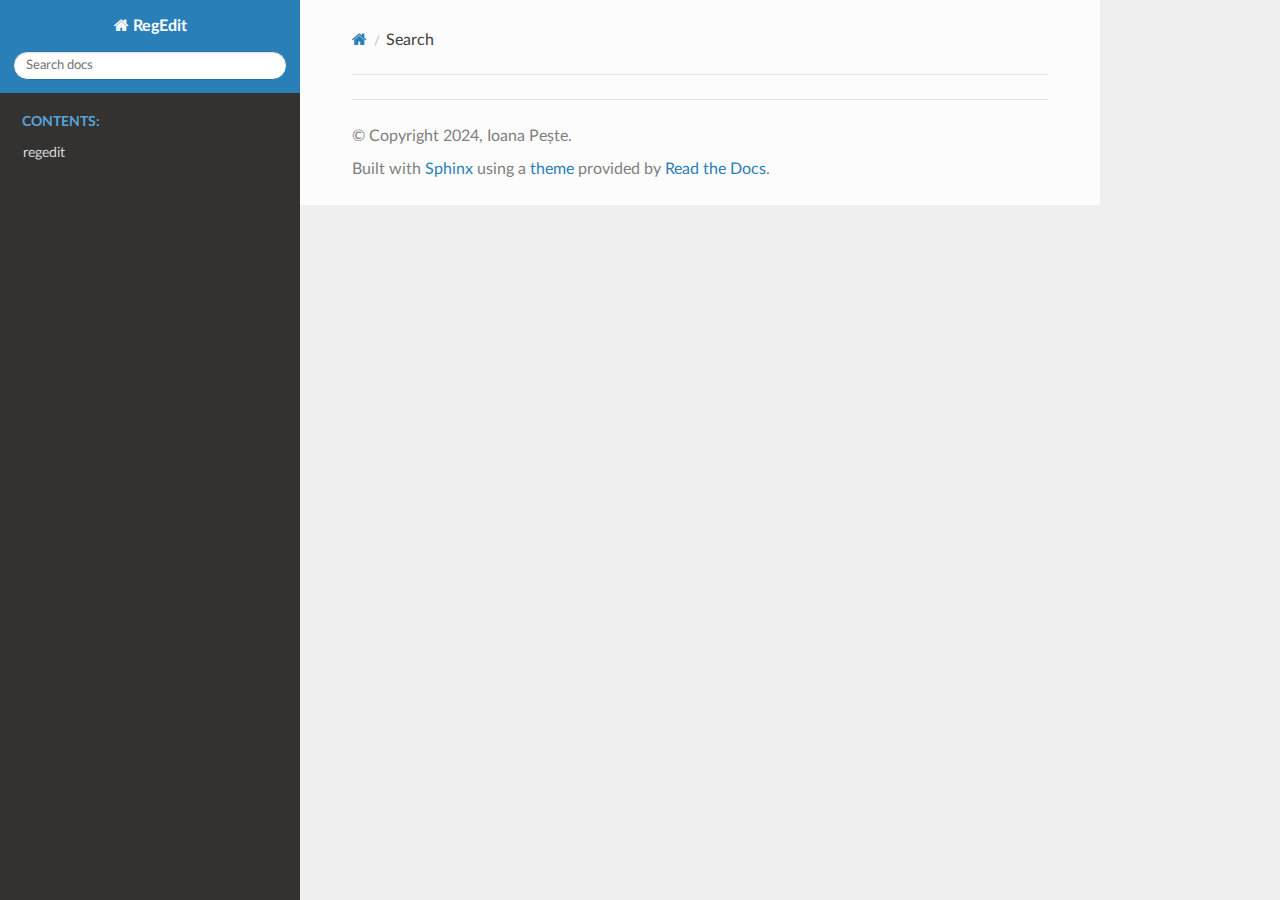
<file: docs/_build/html/search.html>
<!DOCTYPE html>
<html class="writer-html5" lang="en" data-content_root="./">
<head>
  <meta charset="utf-8" />
  <meta name="viewport" content="width=device-width, initial-scale=1.0" />
  <title>Search &mdash; RegEdit  documentation</title>
      <link rel="stylesheet" type="text/css" href="_static/pygments.css?v=80d5e7a1" />
      <link rel="stylesheet" type="text/css" href="_static/css/theme.css?v=19f00094" />

  
    
  <!--[if lt IE 9]>
    <script src="_static/js/html5shiv.min.js"></script>
  <![endif]-->
  
        <script src="_static/jquery.js?v=5d32c60e"></script>
        <script src="_static/_sphinx_javascript_frameworks_compat.js?v=2cd50e6c"></script>
        <script src="_static/documentation_options.js?v=5929fcd5"></script>
        <script src="_static/doctools.js?v=888ff710"></script>
        <script src="_static/sphinx_highlight.js?v=dc90522c"></script>
    <script src="_static/js/theme.js"></script>
    <script src="_static/searchtools.js"></script>
    <script src="_static/language_data.js"></script>
    <link rel="index" title="Index" href="genindex.html" />
    <link rel="search" title="Search" href="#" /> 
</head>

<body class="wy-body-for-nav"> 
  <div class="wy-grid-for-nav">
    <nav data-toggle="wy-nav-shift" class="wy-nav-side">
      <div class="wy-side-scroll">
        <div class="wy-side-nav-search" >

          
          
          <a href="index.html" class="icon icon-home">
            RegEdit
          </a>
<div role="search">
  <form id="rtd-search-form" class="wy-form" action="#" method="get">
    <input type="text" name="q" placeholder="Search docs" aria-label="Search docs" />
    <input type="hidden" name="check_keywords" value="yes" />
    <input type="hidden" name="area" value="default" />
  </form>
</div>
        </div><div class="wy-menu wy-menu-vertical" data-spy="affix" role="navigation" aria-label="Navigation menu">
              <p class="caption" role="heading"><span class="caption-text">Contents:</span></p>
<ul>
<li class="toctree-l1"><a class="reference internal" href="modules.html">regedit</a></li>
</ul>

        </div>
      </div>
    </nav>

    <section data-toggle="wy-nav-shift" class="wy-nav-content-wrap"><nav class="wy-nav-top" aria-label="Mobile navigation menu" >
          <i data-toggle="wy-nav-top" class="fa fa-bars"></i>
          <a href="index.html">RegEdit</a>
      </nav>

      <div class="wy-nav-content">
        <div class="rst-content">
          <div role="navigation" aria-label="Page navigation">
  <ul class="wy-breadcrumbs">
      <li><a href="index.html" class="icon icon-home" aria-label="Home"></a></li>
      <li class="breadcrumb-item active">Search</li>
      <li class="wy-breadcrumbs-aside">
      </li>
  </ul>
  <hr/>
</div>
          <div role="main" class="document" itemscope="itemscope" itemtype="http://schema.org/Article">
           <div itemprop="articleBody">
             
  <noscript>
  <div id="fallback" class="admonition warning">
    <p class="last">
      Please activate JavaScript to enable the search functionality.
    </p>
  </div>
  </noscript>

  
  <div id="search-results">
  
  </div>

           </div>
          </div>
          <footer>

  <hr/>

  <div role="contentinfo">
    <p>&#169; Copyright 2024, Ioana Pește.</p>
  </div>

  Built with <a href="https://www.sphinx-doc.org/">Sphinx</a> using a
    <a href="https://github.com/readthedocs/sphinx_rtd_theme">theme</a>
    provided by <a href="https://readthedocs.org">Read the Docs</a>.
   

</footer>
        </div>
      </div>
    </section>
  </div>
  <script>
      jQuery(function () {
          SphinxRtdTheme.Navigation.enable(true);
      });
  </script>
  <script>
    jQuery(function() { Search.loadIndex("searchindex.js"); });
  </script>
  
  <script id="searchindexloader"></script>
   


</body>
</html>
</file>
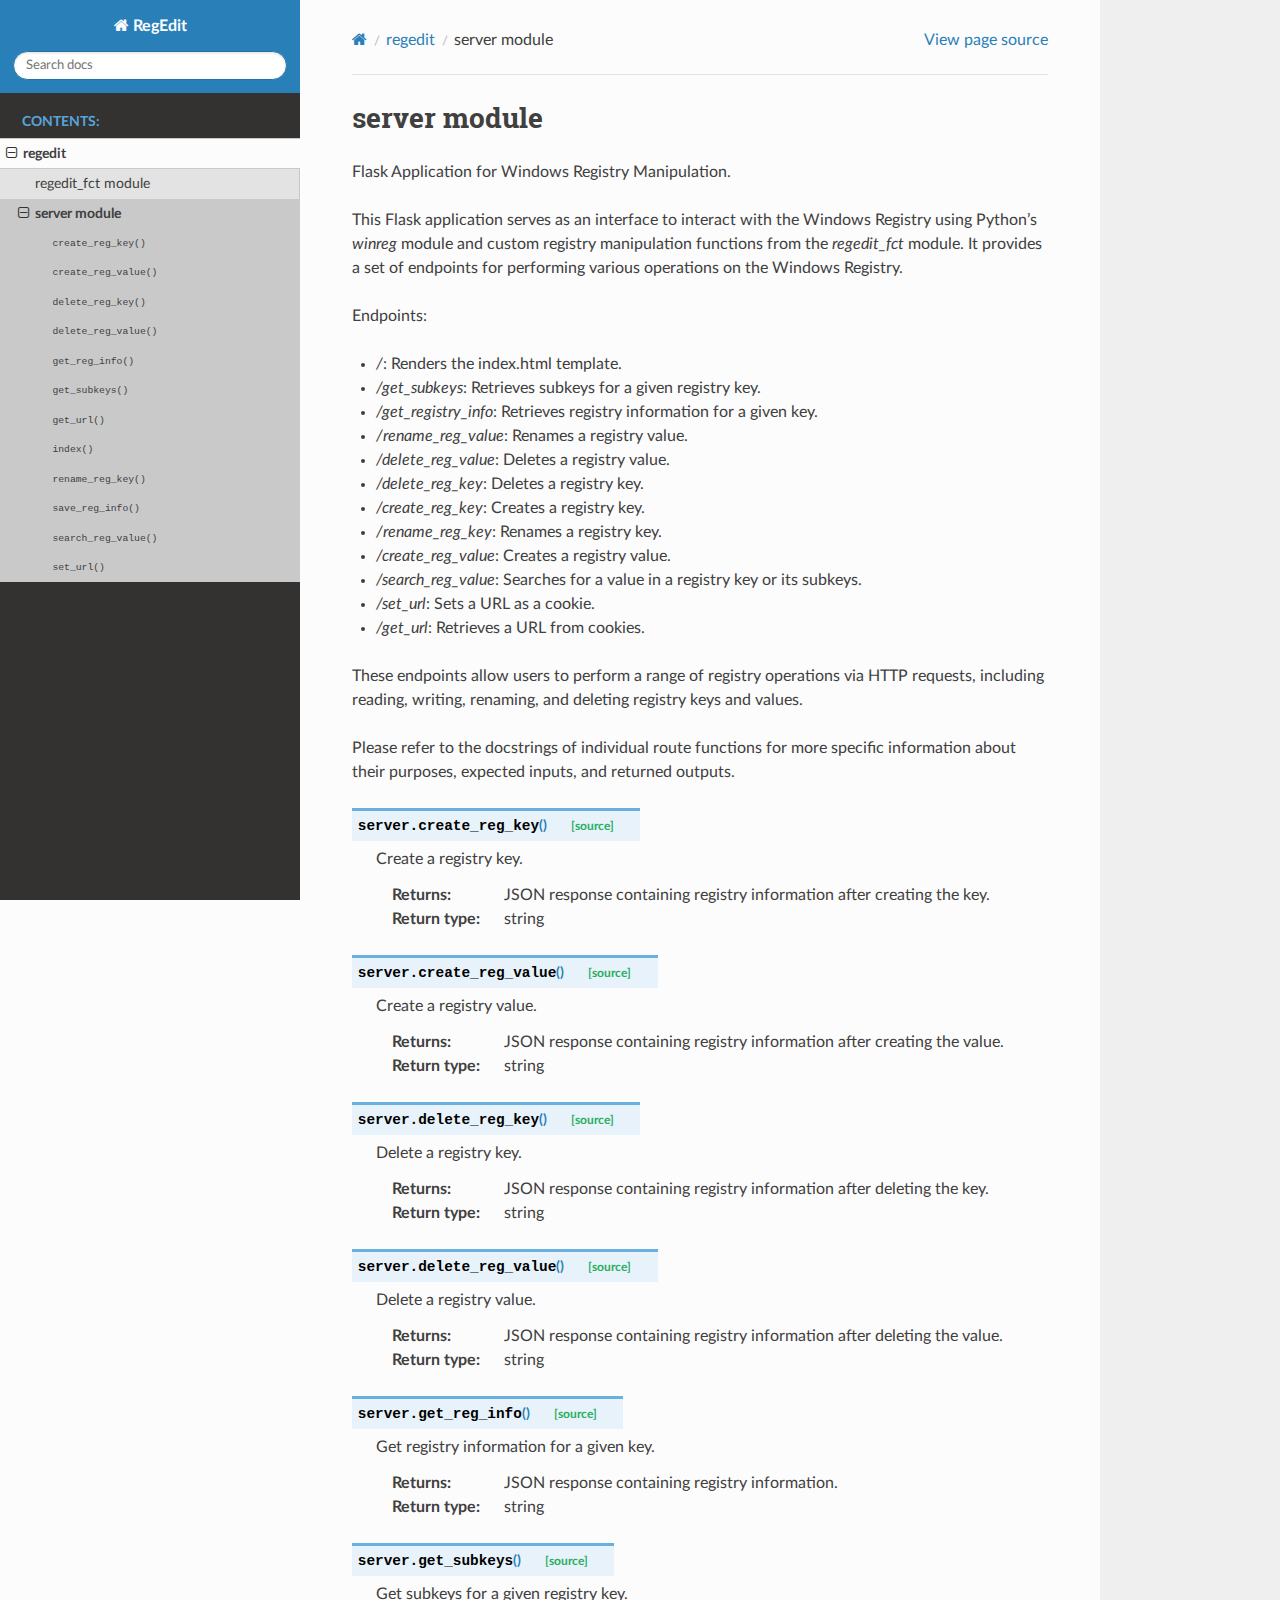
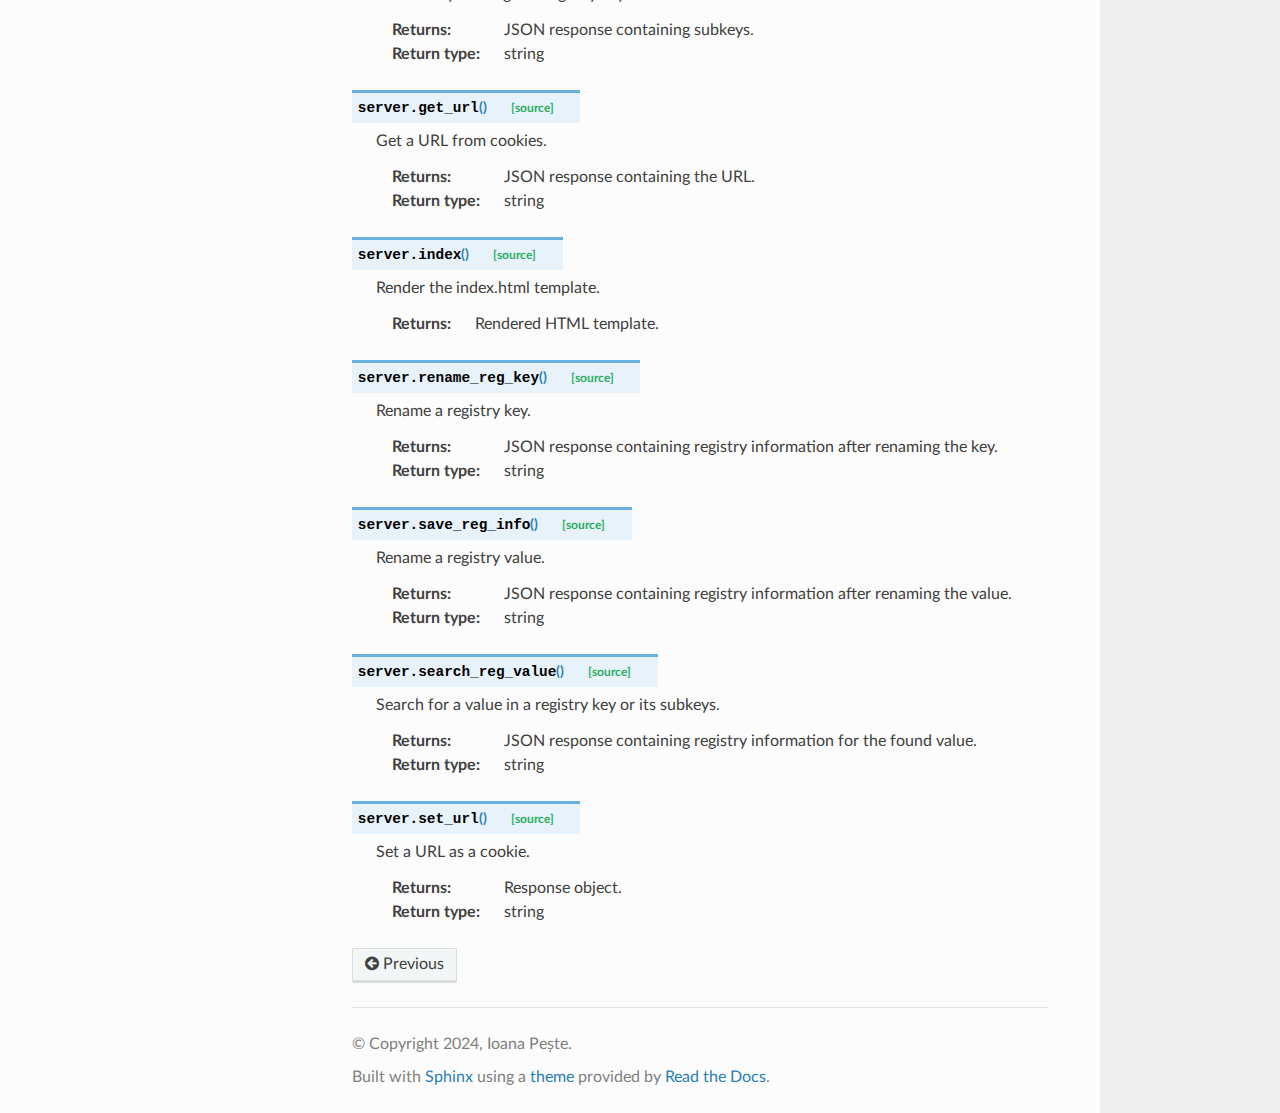
<file: docs/_build/html/server.html>
<!DOCTYPE html>
<html class="writer-html5" lang="en" data-content_root="./">
<head>
  <meta charset="utf-8" /><meta name="viewport" content="width=device-width, initial-scale=1" />

  <meta name="viewport" content="width=device-width, initial-scale=1.0" />
  <title>server module &mdash; RegEdit  documentation</title>
      <link rel="stylesheet" type="text/css" href="_static/pygments.css?v=80d5e7a1" />
      <link rel="stylesheet" type="text/css" href="_static/css/theme.css?v=19f00094" />

  
  <!--[if lt IE 9]>
    <script src="_static/js/html5shiv.min.js"></script>
  <![endif]-->
  
        <script src="_static/jquery.js?v=5d32c60e"></script>
        <script src="_static/_sphinx_javascript_frameworks_compat.js?v=2cd50e6c"></script>
        <script src="_static/documentation_options.js?v=5929fcd5"></script>
        <script src="_static/doctools.js?v=888ff710"></script>
        <script src="_static/sphinx_highlight.js?v=dc90522c"></script>
    <script src="_static/js/theme.js"></script>
    <link rel="index" title="Index" href="genindex.html" />
    <link rel="search" title="Search" href="search.html" />
    <link rel="prev" title="regedit_fct module" href="regedit_fct.html" /> 
</head>

<body class="wy-body-for-nav"> 
  <div class="wy-grid-for-nav">
    <nav data-toggle="wy-nav-shift" class="wy-nav-side">
      <div class="wy-side-scroll">
        <div class="wy-side-nav-search" >

          
          
          <a href="index.html" class="icon icon-home">
            RegEdit
          </a>
<div role="search">
  <form id="rtd-search-form" class="wy-form" action="search.html" method="get">
    <input type="text" name="q" placeholder="Search docs" aria-label="Search docs" />
    <input type="hidden" name="check_keywords" value="yes" />
    <input type="hidden" name="area" value="default" />
  </form>
</div>
        </div><div class="wy-menu wy-menu-vertical" data-spy="affix" role="navigation" aria-label="Navigation menu">
              <p class="caption" role="heading"><span class="caption-text">Contents:</span></p>
<ul class="current">
<li class="toctree-l1 current"><a class="reference internal" href="modules.html">regedit</a><ul class="current">
<li class="toctree-l2"><a class="reference internal" href="regedit_fct.html">regedit_fct module</a></li>
<li class="toctree-l2 current"><a class="current reference internal" href="#">server module</a><ul>
<li class="toctree-l3"><a class="reference internal" href="#server.create_reg_key"><code class="docutils literal notranslate"><span class="pre">create_reg_key()</span></code></a></li>
<li class="toctree-l3"><a class="reference internal" href="#server.create_reg_value"><code class="docutils literal notranslate"><span class="pre">create_reg_value()</span></code></a></li>
<li class="toctree-l3"><a class="reference internal" href="#server.delete_reg_key"><code class="docutils literal notranslate"><span class="pre">delete_reg_key()</span></code></a></li>
<li class="toctree-l3"><a class="reference internal" href="#server.delete_reg_value"><code class="docutils literal notranslate"><span class="pre">delete_reg_value()</span></code></a></li>
<li class="toctree-l3"><a class="reference internal" href="#server.get_reg_info"><code class="docutils literal notranslate"><span class="pre">get_reg_info()</span></code></a></li>
<li class="toctree-l3"><a class="reference internal" href="#server.get_subkeys"><code class="docutils literal notranslate"><span class="pre">get_subkeys()</span></code></a></li>
<li class="toctree-l3"><a class="reference internal" href="#server.get_url"><code class="docutils literal notranslate"><span class="pre">get_url()</span></code></a></li>
<li class="toctree-l3"><a class="reference internal" href="#server.index"><code class="docutils literal notranslate"><span class="pre">index()</span></code></a></li>
<li class="toctree-l3"><a class="reference internal" href="#server.rename_reg_key"><code class="docutils literal notranslate"><span class="pre">rename_reg_key()</span></code></a></li>
<li class="toctree-l3"><a class="reference internal" href="#server.save_reg_info"><code class="docutils literal notranslate"><span class="pre">save_reg_info()</span></code></a></li>
<li class="toctree-l3"><a class="reference internal" href="#server.search_reg_value"><code class="docutils literal notranslate"><span class="pre">search_reg_value()</span></code></a></li>
<li class="toctree-l3"><a class="reference internal" href="#server.set_url"><code class="docutils literal notranslate"><span class="pre">set_url()</span></code></a></li>
</ul>
</li>
</ul>
</li>
</ul>

        </div>
      </div>
    </nav>

    <section data-toggle="wy-nav-shift" class="wy-nav-content-wrap"><nav class="wy-nav-top" aria-label="Mobile navigation menu" >
          <i data-toggle="wy-nav-top" class="fa fa-bars"></i>
          <a href="index.html">RegEdit</a>
      </nav>

      <div class="wy-nav-content">
        <div class="rst-content">
          <div role="navigation" aria-label="Page navigation">
  <ul class="wy-breadcrumbs">
      <li><a href="index.html" class="icon icon-home" aria-label="Home"></a></li>
          <li class="breadcrumb-item"><a href="modules.html">regedit</a></li>
      <li class="breadcrumb-item active">server module</li>
      <li class="wy-breadcrumbs-aside">
            <a href="_sources/server.rst.txt" rel="nofollow"> View page source</a>
      </li>
  </ul>
  <hr/>
</div>
          <div role="main" class="document" itemscope="itemscope" itemtype="http://schema.org/Article">
           <div itemprop="articleBody">
             
  <section id="module-server">
<span id="server-module"></span><h1>server module<a class="headerlink" href="#module-server" title="Link to this heading"></a></h1>
<p>Flask Application for Windows Registry Manipulation.</p>
<p>This Flask application serves as an interface to interact with the Windows Registry using Python’s <cite>winreg</cite> module and custom registry manipulation functions from the <cite>regedit_fct</cite> module. It provides a set of endpoints for performing various operations on the Windows Registry.</p>
<p>Endpoints:</p>
<ul class="simple">
<li><p><cite>/</cite>: Renders the index.html template.</p></li>
<li><p><cite>/get_subkeys</cite>: Retrieves subkeys for a given registry key.</p></li>
<li><p><cite>/get_registry_info</cite>: Retrieves registry information for a given key.</p></li>
<li><p><cite>/rename_reg_value</cite>: Renames a registry value.</p></li>
<li><p><cite>/delete_reg_value</cite>: Deletes a registry value.</p></li>
<li><p><cite>/delete_reg_key</cite>: Deletes a registry key.</p></li>
<li><p><cite>/create_reg_key</cite>: Creates a registry key.</p></li>
<li><p><cite>/rename_reg_key</cite>: Renames a registry key.</p></li>
<li><p><cite>/create_reg_value</cite>: Creates a registry value.</p></li>
<li><p><cite>/search_reg_value</cite>: Searches for a value in a registry key or its subkeys.</p></li>
<li><p><cite>/set_url</cite>: Sets a URL as a cookie.</p></li>
<li><p><cite>/get_url</cite>: Retrieves a URL from cookies.</p></li>
</ul>
<p>These endpoints allow users to perform a range of registry operations via HTTP requests, including reading, writing, renaming, and deleting registry keys and values.</p>
<p>Please refer to the docstrings of individual route functions for more specific information about their purposes, expected inputs, and returned outputs.</p>
<dl class="py function">
<dt class="sig sig-object py" id="server.create_reg_key">
<span class="sig-prename descclassname"><span class="pre">server.</span></span><span class="sig-name descname"><span class="pre">create_reg_key</span></span><span class="sig-paren">(</span><span class="sig-paren">)</span><a class="reference internal" href="_modules/server.html#create_reg_key"><span class="viewcode-link"><span class="pre">[source]</span></span></a><a class="headerlink" href="#server.create_reg_key" title="Link to this definition"></a></dt>
<dd><p>Create a registry key.</p>
<dl class="field-list simple">
<dt class="field-odd">Returns<span class="colon">:</span></dt>
<dd class="field-odd"><p>JSON response containing registry information after creating the key.</p>
</dd>
<dt class="field-even">Return type<span class="colon">:</span></dt>
<dd class="field-even"><p>string</p>
</dd>
</dl>
</dd></dl>

<dl class="py function">
<dt class="sig sig-object py" id="server.create_reg_value">
<span class="sig-prename descclassname"><span class="pre">server.</span></span><span class="sig-name descname"><span class="pre">create_reg_value</span></span><span class="sig-paren">(</span><span class="sig-paren">)</span><a class="reference internal" href="_modules/server.html#create_reg_value"><span class="viewcode-link"><span class="pre">[source]</span></span></a><a class="headerlink" href="#server.create_reg_value" title="Link to this definition"></a></dt>
<dd><p>Create a registry value.</p>
<dl class="field-list simple">
<dt class="field-odd">Returns<span class="colon">:</span></dt>
<dd class="field-odd"><p>JSON response containing registry information after creating the value.</p>
</dd>
<dt class="field-even">Return type<span class="colon">:</span></dt>
<dd class="field-even"><p>string</p>
</dd>
</dl>
</dd></dl>

<dl class="py function">
<dt class="sig sig-object py" id="server.delete_reg_key">
<span class="sig-prename descclassname"><span class="pre">server.</span></span><span class="sig-name descname"><span class="pre">delete_reg_key</span></span><span class="sig-paren">(</span><span class="sig-paren">)</span><a class="reference internal" href="_modules/server.html#delete_reg_key"><span class="viewcode-link"><span class="pre">[source]</span></span></a><a class="headerlink" href="#server.delete_reg_key" title="Link to this definition"></a></dt>
<dd><p>Delete a registry key.</p>
<dl class="field-list simple">
<dt class="field-odd">Returns<span class="colon">:</span></dt>
<dd class="field-odd"><p>JSON response containing registry information after deleting the key.</p>
</dd>
<dt class="field-even">Return type<span class="colon">:</span></dt>
<dd class="field-even"><p>string</p>
</dd>
</dl>
</dd></dl>

<dl class="py function">
<dt class="sig sig-object py" id="server.delete_reg_value">
<span class="sig-prename descclassname"><span class="pre">server.</span></span><span class="sig-name descname"><span class="pre">delete_reg_value</span></span><span class="sig-paren">(</span><span class="sig-paren">)</span><a class="reference internal" href="_modules/server.html#delete_reg_value"><span class="viewcode-link"><span class="pre">[source]</span></span></a><a class="headerlink" href="#server.delete_reg_value" title="Link to this definition"></a></dt>
<dd><p>Delete a registry value.</p>
<dl class="field-list simple">
<dt class="field-odd">Returns<span class="colon">:</span></dt>
<dd class="field-odd"><p>JSON response containing registry information after deleting the value.</p>
</dd>
<dt class="field-even">Return type<span class="colon">:</span></dt>
<dd class="field-even"><p>string</p>
</dd>
</dl>
</dd></dl>

<dl class="py function">
<dt class="sig sig-object py" id="server.get_reg_info">
<span class="sig-prename descclassname"><span class="pre">server.</span></span><span class="sig-name descname"><span class="pre">get_reg_info</span></span><span class="sig-paren">(</span><span class="sig-paren">)</span><a class="reference internal" href="_modules/server.html#get_reg_info"><span class="viewcode-link"><span class="pre">[source]</span></span></a><a class="headerlink" href="#server.get_reg_info" title="Link to this definition"></a></dt>
<dd><p>Get registry information for a given key.</p>
<dl class="field-list simple">
<dt class="field-odd">Returns<span class="colon">:</span></dt>
<dd class="field-odd"><p>JSON response containing registry information.</p>
</dd>
<dt class="field-even">Return type<span class="colon">:</span></dt>
<dd class="field-even"><p>string</p>
</dd>
</dl>
</dd></dl>

<dl class="py function">
<dt class="sig sig-object py" id="server.get_subkeys">
<span class="sig-prename descclassname"><span class="pre">server.</span></span><span class="sig-name descname"><span class="pre">get_subkeys</span></span><span class="sig-paren">(</span><span class="sig-paren">)</span><a class="reference internal" href="_modules/server.html#get_subkeys"><span class="viewcode-link"><span class="pre">[source]</span></span></a><a class="headerlink" href="#server.get_subkeys" title="Link to this definition"></a></dt>
<dd><p>Get subkeys for a given registry key.</p>
<dl class="field-list simple">
<dt class="field-odd">Returns<span class="colon">:</span></dt>
<dd class="field-odd"><p>JSON response containing subkeys.</p>
</dd>
<dt class="field-even">Return type<span class="colon">:</span></dt>
<dd class="field-even"><p>string</p>
</dd>
</dl>
</dd></dl>

<dl class="py function">
<dt class="sig sig-object py" id="server.get_url">
<span class="sig-prename descclassname"><span class="pre">server.</span></span><span class="sig-name descname"><span class="pre">get_url</span></span><span class="sig-paren">(</span><span class="sig-paren">)</span><a class="reference internal" href="_modules/server.html#get_url"><span class="viewcode-link"><span class="pre">[source]</span></span></a><a class="headerlink" href="#server.get_url" title="Link to this definition"></a></dt>
<dd><p>Get a URL from cookies.</p>
<dl class="field-list simple">
<dt class="field-odd">Returns<span class="colon">:</span></dt>
<dd class="field-odd"><p>JSON response containing the URL.</p>
</dd>
<dt class="field-even">Return type<span class="colon">:</span></dt>
<dd class="field-even"><p>string</p>
</dd>
</dl>
</dd></dl>

<dl class="py function">
<dt class="sig sig-object py" id="server.index">
<span class="sig-prename descclassname"><span class="pre">server.</span></span><span class="sig-name descname"><span class="pre">index</span></span><span class="sig-paren">(</span><span class="sig-paren">)</span><a class="reference internal" href="_modules/server.html#index"><span class="viewcode-link"><span class="pre">[source]</span></span></a><a class="headerlink" href="#server.index" title="Link to this definition"></a></dt>
<dd><p>Render the index.html template.</p>
<dl class="field-list simple">
<dt class="field-odd">Returns<span class="colon">:</span></dt>
<dd class="field-odd"><p>Rendered HTML template.</p>
</dd>
</dl>
</dd></dl>

<dl class="py function">
<dt class="sig sig-object py" id="server.rename_reg_key">
<span class="sig-prename descclassname"><span class="pre">server.</span></span><span class="sig-name descname"><span class="pre">rename_reg_key</span></span><span class="sig-paren">(</span><span class="sig-paren">)</span><a class="reference internal" href="_modules/server.html#rename_reg_key"><span class="viewcode-link"><span class="pre">[source]</span></span></a><a class="headerlink" href="#server.rename_reg_key" title="Link to this definition"></a></dt>
<dd><p>Rename a registry key.</p>
<dl class="field-list simple">
<dt class="field-odd">Returns<span class="colon">:</span></dt>
<dd class="field-odd"><p>JSON response containing registry information after renaming the key.</p>
</dd>
<dt class="field-even">Return type<span class="colon">:</span></dt>
<dd class="field-even"><p>string</p>
</dd>
</dl>
</dd></dl>

<dl class="py function">
<dt class="sig sig-object py" id="server.save_reg_info">
<span class="sig-prename descclassname"><span class="pre">server.</span></span><span class="sig-name descname"><span class="pre">save_reg_info</span></span><span class="sig-paren">(</span><span class="sig-paren">)</span><a class="reference internal" href="_modules/server.html#save_reg_info"><span class="viewcode-link"><span class="pre">[source]</span></span></a><a class="headerlink" href="#server.save_reg_info" title="Link to this definition"></a></dt>
<dd><p>Rename a registry value.</p>
<dl class="field-list simple">
<dt class="field-odd">Returns<span class="colon">:</span></dt>
<dd class="field-odd"><p>JSON response containing registry information after renaming the value.</p>
</dd>
<dt class="field-even">Return type<span class="colon">:</span></dt>
<dd class="field-even"><p>string</p>
</dd>
</dl>
</dd></dl>

<dl class="py function">
<dt class="sig sig-object py" id="server.search_reg_value">
<span class="sig-prename descclassname"><span class="pre">server.</span></span><span class="sig-name descname"><span class="pre">search_reg_value</span></span><span class="sig-paren">(</span><span class="sig-paren">)</span><a class="reference internal" href="_modules/server.html#search_reg_value"><span class="viewcode-link"><span class="pre">[source]</span></span></a><a class="headerlink" href="#server.search_reg_value" title="Link to this definition"></a></dt>
<dd><p>Search for a value in a registry key or its subkeys.</p>
<dl class="field-list simple">
<dt class="field-odd">Returns<span class="colon">:</span></dt>
<dd class="field-odd"><p>JSON response containing registry information for the found value.</p>
</dd>
<dt class="field-even">Return type<span class="colon">:</span></dt>
<dd class="field-even"><p>string</p>
</dd>
</dl>
</dd></dl>

<dl class="py function">
<dt class="sig sig-object py" id="server.set_url">
<span class="sig-prename descclassname"><span class="pre">server.</span></span><span class="sig-name descname"><span class="pre">set_url</span></span><span class="sig-paren">(</span><span class="sig-paren">)</span><a class="reference internal" href="_modules/server.html#set_url"><span class="viewcode-link"><span class="pre">[source]</span></span></a><a class="headerlink" href="#server.set_url" title="Link to this definition"></a></dt>
<dd><p>Set a URL as a cookie.</p>
<dl class="field-list simple">
<dt class="field-odd">Returns<span class="colon">:</span></dt>
<dd class="field-odd"><p>Response object.</p>
</dd>
<dt class="field-even">Return type<span class="colon">:</span></dt>
<dd class="field-even"><p>string</p>
</dd>
</dl>
</dd></dl>

</section>


           </div>
          </div>
          <footer><div class="rst-footer-buttons" role="navigation" aria-label="Footer">
        <a href="regedit_fct.html" class="btn btn-neutral float-left" title="regedit_fct module" accesskey="p" rel="prev"><span class="fa fa-arrow-circle-left" aria-hidden="true"></span> Previous</a>
    </div>

  <hr/>

  <div role="contentinfo">
    <p>&#169; Copyright 2024, Ioana Pește.</p>
  </div>

  Built with <a href="https://www.sphinx-doc.org/">Sphinx</a> using a
    <a href="https://github.com/readthedocs/sphinx_rtd_theme">theme</a>
    provided by <a href="https://readthedocs.org">Read the Docs</a>.
   

</footer>
        </div>
      </div>
    </section>
  </div>
  <script>
      jQuery(function () {
          SphinxRtdTheme.Navigation.enable(true);
      });
  </script> 

</body>
</html>
</file>
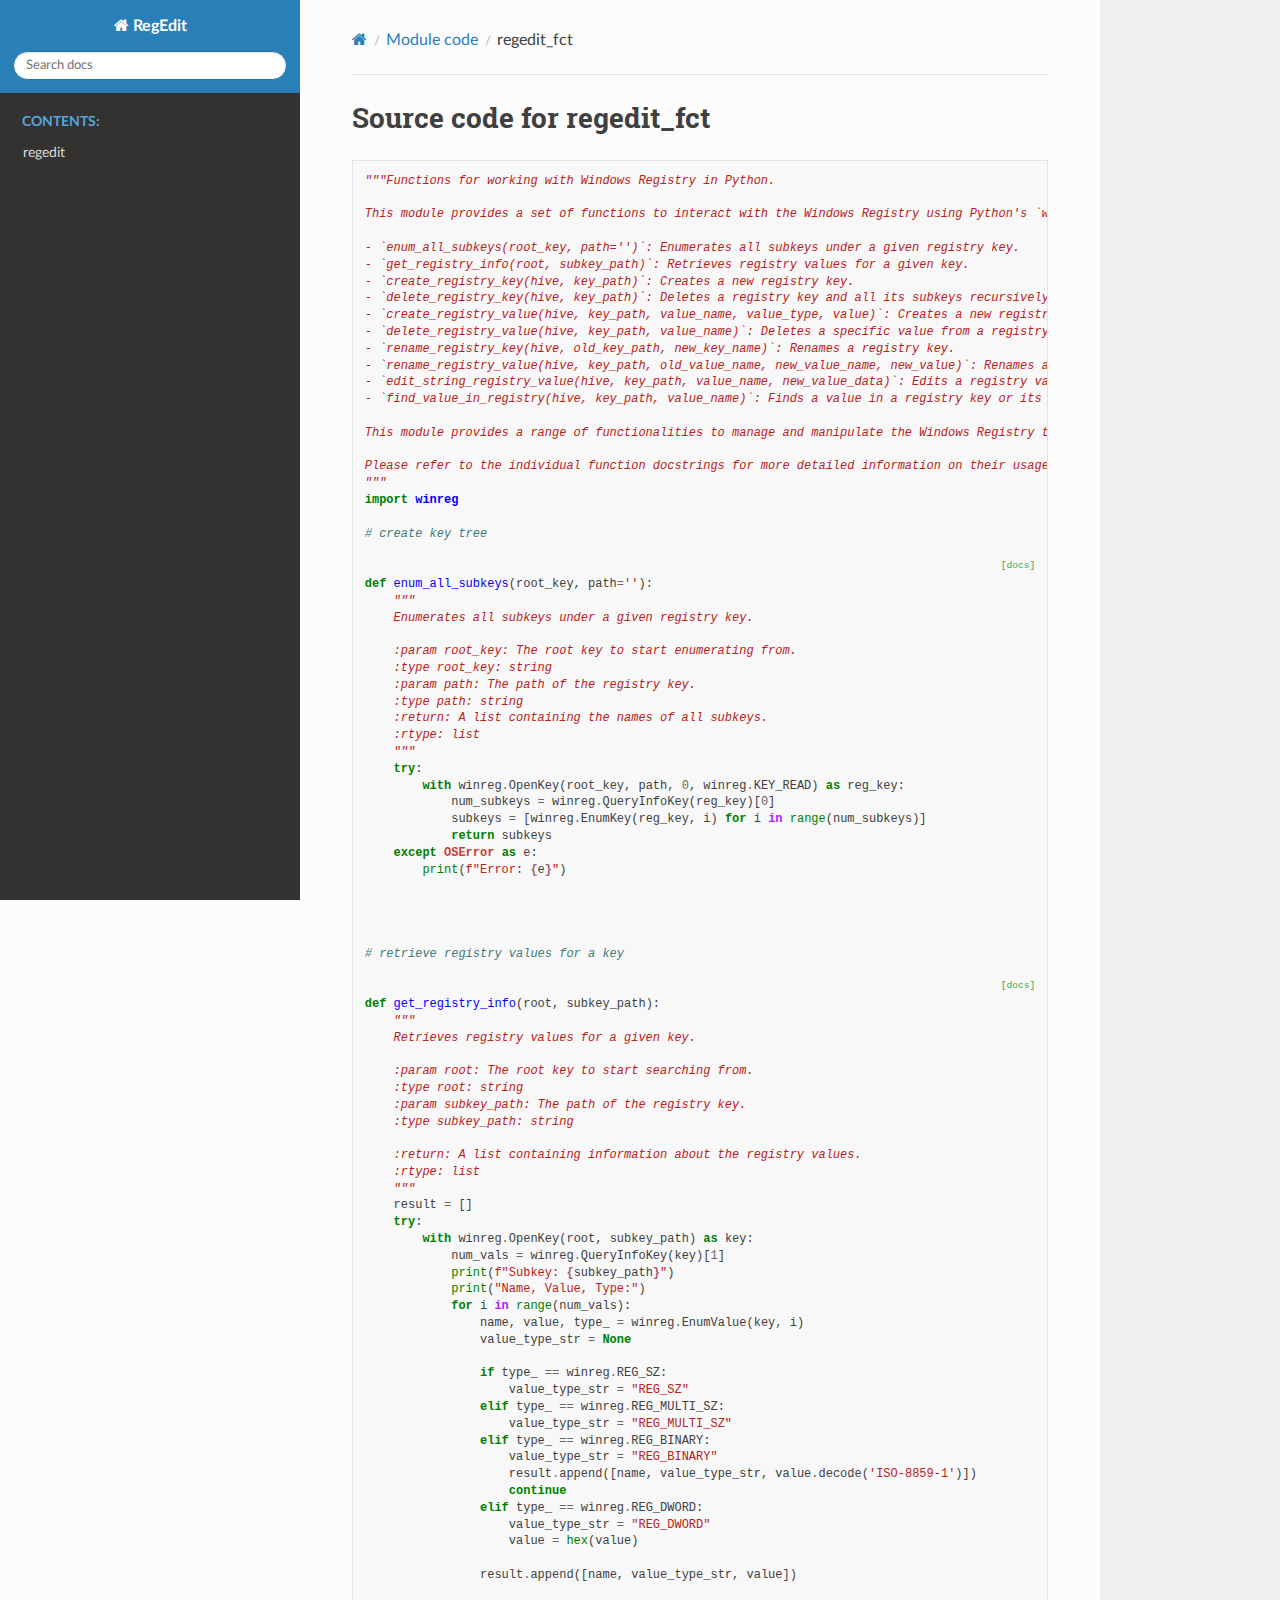
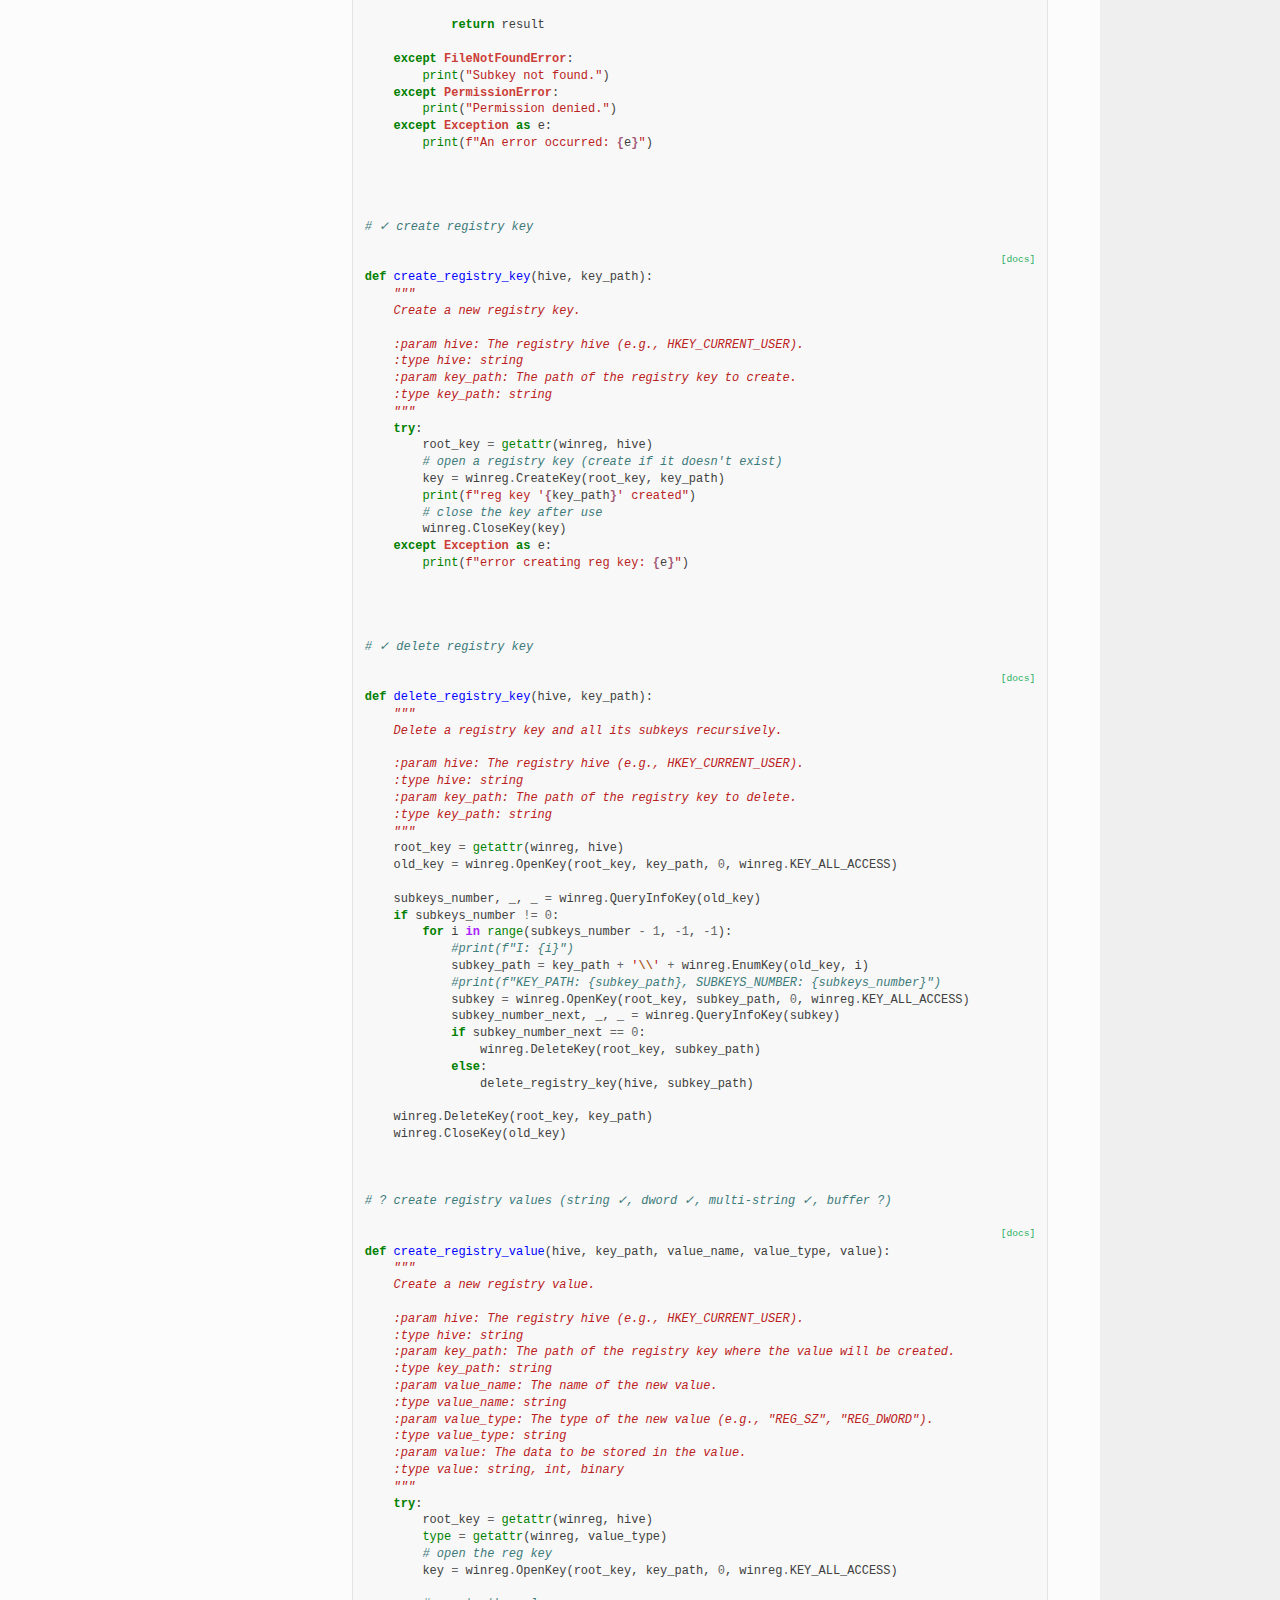
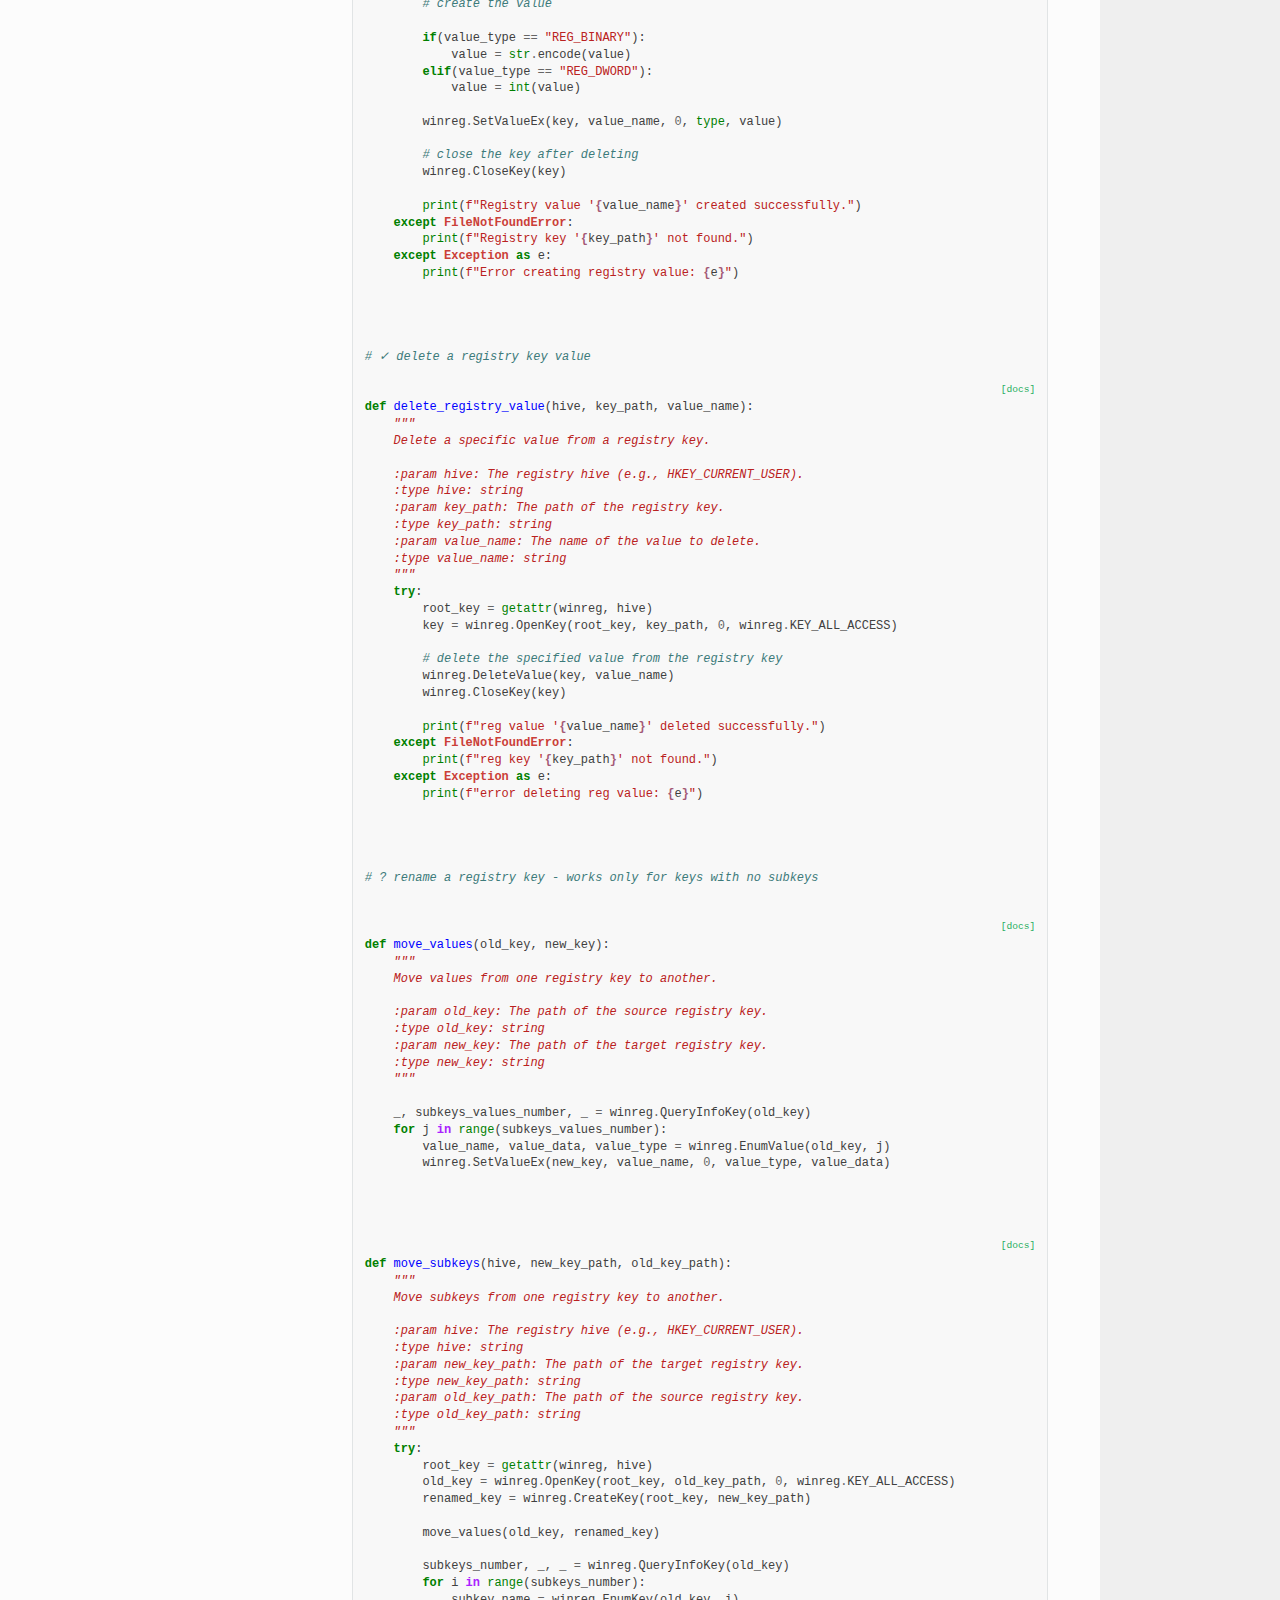
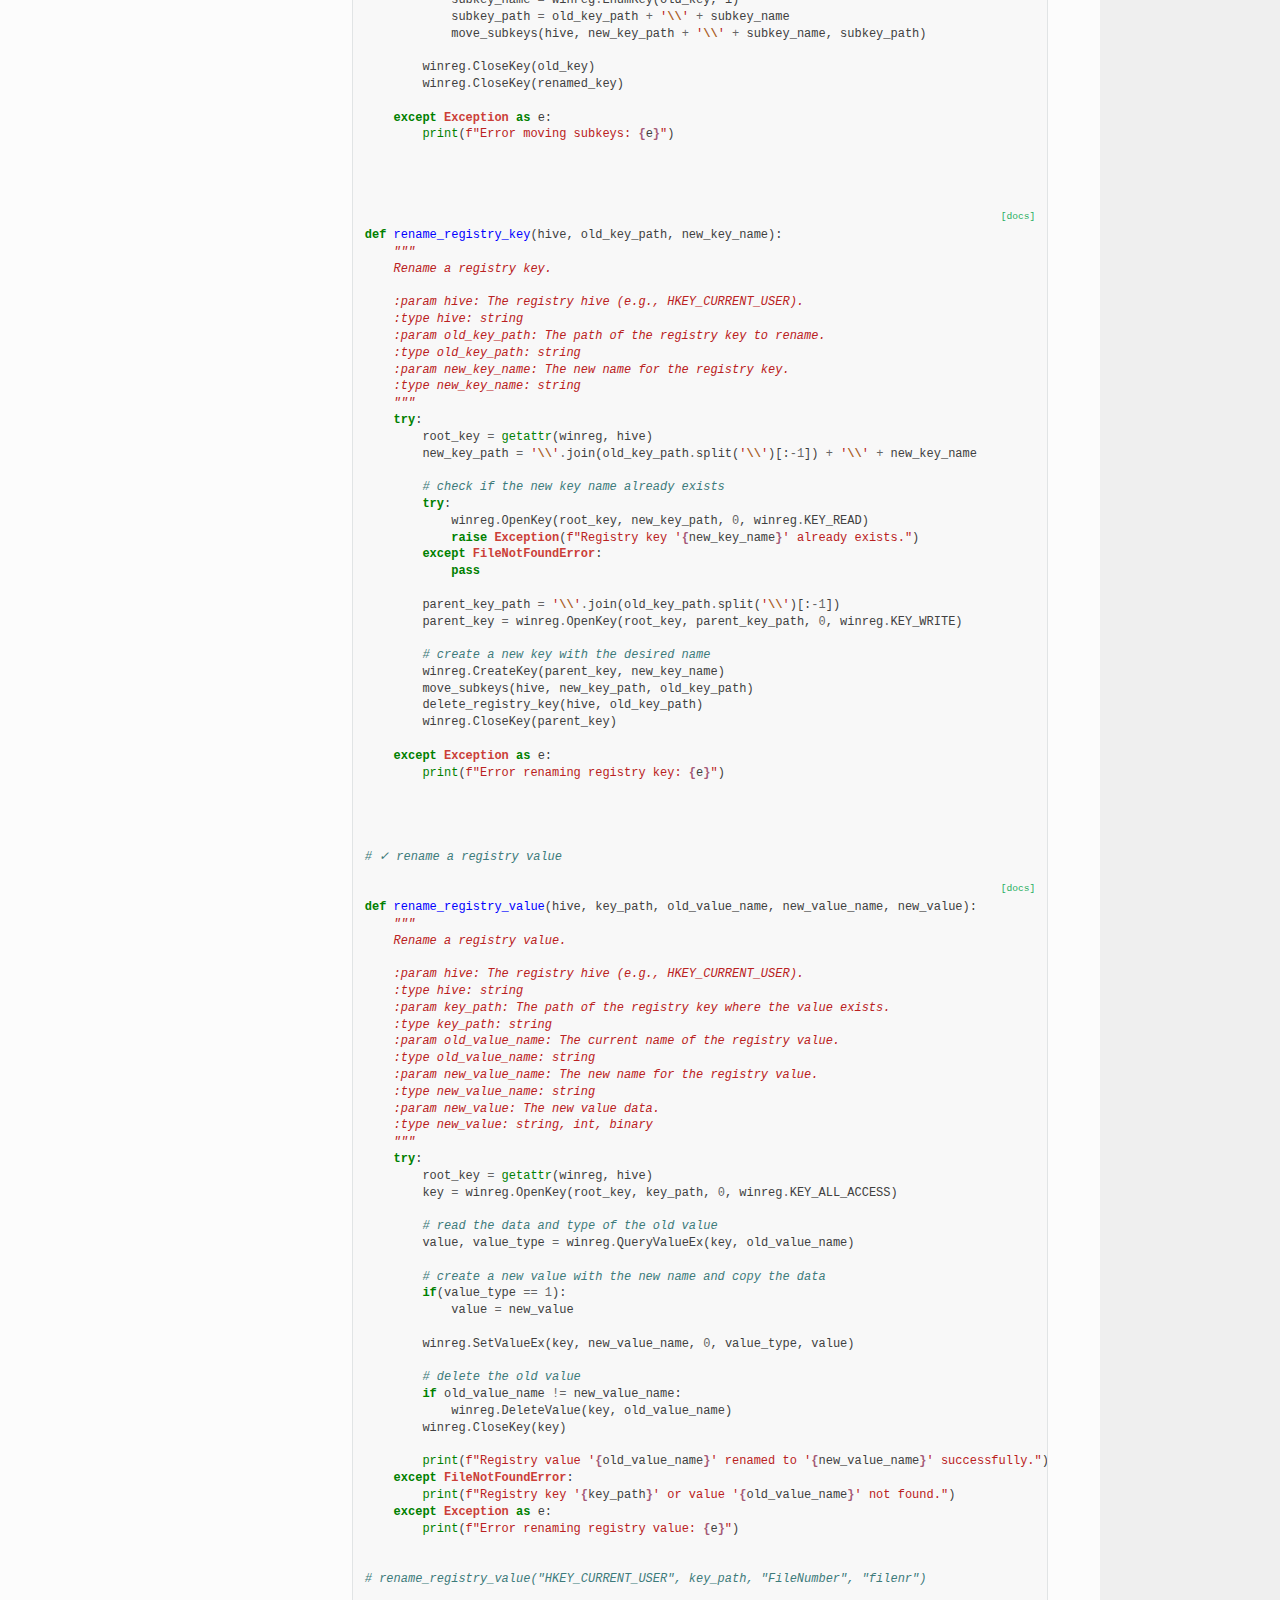
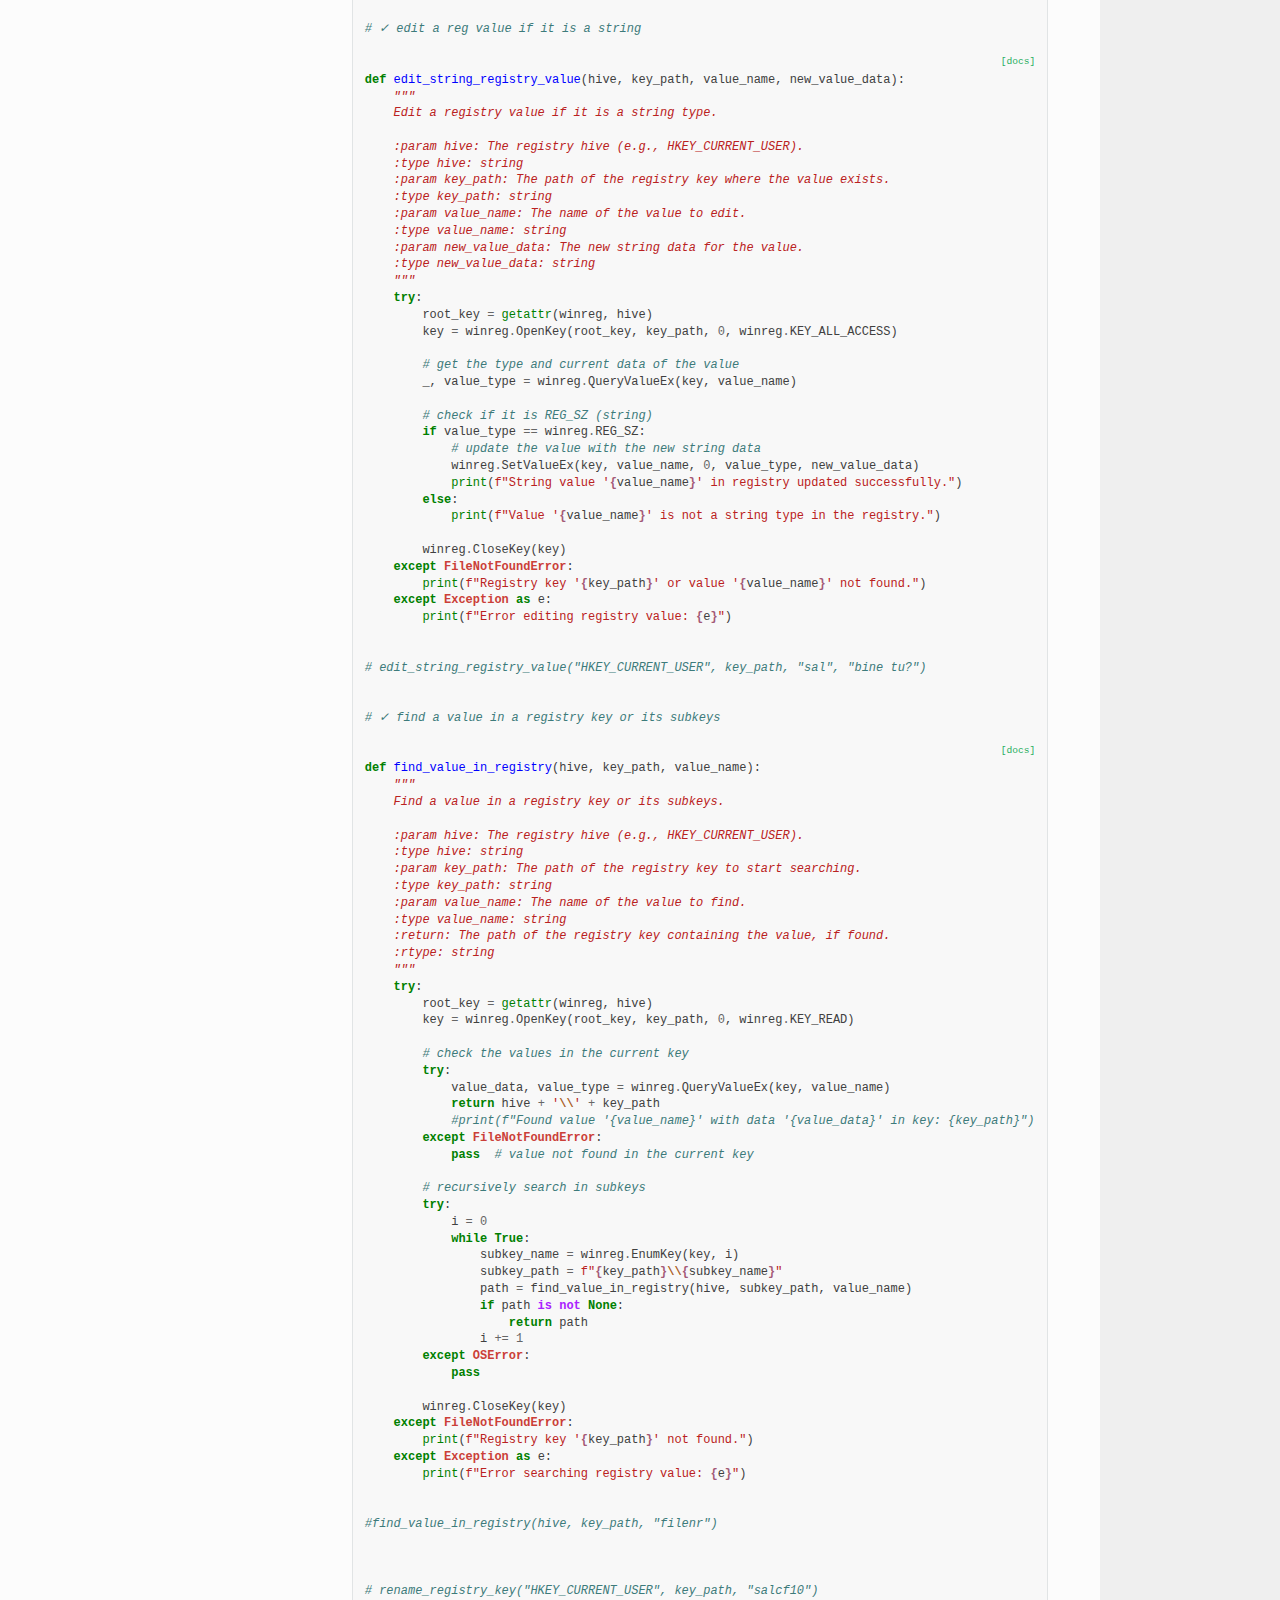
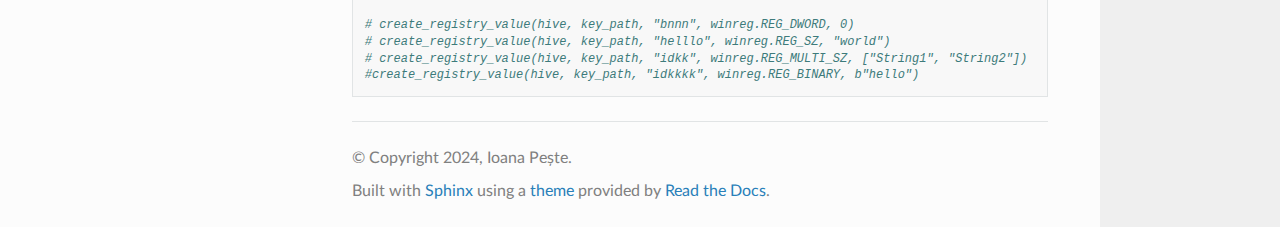
<file: docs/_build/html/_modules/regedit_fct.html>
<!DOCTYPE html>
<html class="writer-html5" lang="en" data-content_root="../">
<head>
  <meta charset="utf-8" />
  <meta name="viewport" content="width=device-width, initial-scale=1.0" />
  <title>regedit_fct &mdash; RegEdit  documentation</title>
      <link rel="stylesheet" type="text/css" href="../_static/pygments.css?v=80d5e7a1" />
      <link rel="stylesheet" type="text/css" href="../_static/css/theme.css?v=19f00094" />

  
  <!--[if lt IE 9]>
    <script src="../_static/js/html5shiv.min.js"></script>
  <![endif]-->
  
        <script src="../_static/jquery.js?v=5d32c60e"></script>
        <script src="../_static/_sphinx_javascript_frameworks_compat.js?v=2cd50e6c"></script>
        <script src="../_static/documentation_options.js?v=5929fcd5"></script>
        <script src="../_static/doctools.js?v=888ff710"></script>
        <script src="../_static/sphinx_highlight.js?v=dc90522c"></script>
    <script src="../_static/js/theme.js"></script>
    <link rel="index" title="Index" href="../genindex.html" />
    <link rel="search" title="Search" href="../search.html" /> 
</head>

<body class="wy-body-for-nav"> 
  <div class="wy-grid-for-nav">
    <nav data-toggle="wy-nav-shift" class="wy-nav-side">
      <div class="wy-side-scroll">
        <div class="wy-side-nav-search" >

          
          
          <a href="../index.html" class="icon icon-home">
            RegEdit
          </a>
<div role="search">
  <form id="rtd-search-form" class="wy-form" action="../search.html" method="get">
    <input type="text" name="q" placeholder="Search docs" aria-label="Search docs" />
    <input type="hidden" name="check_keywords" value="yes" />
    <input type="hidden" name="area" value="default" />
  </form>
</div>
        </div><div class="wy-menu wy-menu-vertical" data-spy="affix" role="navigation" aria-label="Navigation menu">
              <p class="caption" role="heading"><span class="caption-text">Contents:</span></p>
<ul>
<li class="toctree-l1"><a class="reference internal" href="../modules.html">regedit</a></li>
</ul>

        </div>
      </div>
    </nav>

    <section data-toggle="wy-nav-shift" class="wy-nav-content-wrap"><nav class="wy-nav-top" aria-label="Mobile navigation menu" >
          <i data-toggle="wy-nav-top" class="fa fa-bars"></i>
          <a href="../index.html">RegEdit</a>
      </nav>

      <div class="wy-nav-content">
        <div class="rst-content">
          <div role="navigation" aria-label="Page navigation">
  <ul class="wy-breadcrumbs">
      <li><a href="../index.html" class="icon icon-home" aria-label="Home"></a></li>
          <li class="breadcrumb-item"><a href="index.html">Module code</a></li>
      <li class="breadcrumb-item active">regedit_fct</li>
      <li class="wy-breadcrumbs-aside">
      </li>
  </ul>
  <hr/>
</div>
          <div role="main" class="document" itemscope="itemscope" itemtype="http://schema.org/Article">
           <div itemprop="articleBody">
             
  <h1>Source code for regedit_fct</h1><div class="highlight"><pre>
<span></span><span class="sd">&quot;&quot;&quot;Functions for working with Windows Registry in Python.</span>

<span class="sd">This module provides a set of functions to interact with the Windows Registry using Python&#39;s `winreg` module. It allows users to perform various operations such as enumerating subkeys, retrieving registry values, creating and deleting registry keys, modifying values, and more.</span>

<span class="sd">- `enum_all_subkeys(root_key, path=&#39;&#39;)`: Enumerates all subkeys under a given registry key.</span>
<span class="sd">- `get_registry_info(root, subkey_path)`: Retrieves registry values for a given key.</span>
<span class="sd">- `create_registry_key(hive, key_path)`: Creates a new registry key.</span>
<span class="sd">- `delete_registry_key(hive, key_path)`: Deletes a registry key and all its subkeys recursively.</span>
<span class="sd">- `create_registry_value(hive, key_path, value_name, value_type, value)`: Creates a new registry value.</span>
<span class="sd">- `delete_registry_value(hive, key_path, value_name)`: Deletes a specific value from a registry key.</span>
<span class="sd">- `rename_registry_key(hive, old_key_path, new_key_name)`: Renames a registry key.</span>
<span class="sd">- `rename_registry_value(hive, key_path, old_value_name, new_value_name, new_value)`: Renames a registry value.</span>
<span class="sd">- `edit_string_registry_value(hive, key_path, value_name, new_value_data)`: Edits a registry value if it is a string type.</span>
<span class="sd">- `find_value_in_registry(hive, key_path, value_name)`: Finds a value in a registry key or its subkeys.</span>

<span class="sd">This module provides a range of functionalities to manage and manipulate the Windows Registry through Python, allowing for registry exploration, modification, and manipulation in a programmatic way.</span>

<span class="sd">Please refer to the individual function docstrings for more detailed information on their usage and parameters.</span>
<span class="sd">&quot;&quot;&quot;</span>
<span class="kn">import</span> <span class="nn">winreg</span>

<span class="c1"># create key tree</span>
<div class="viewcode-block" id="enum_all_subkeys">
<a class="viewcode-back" href="../regedit_fct.html#regedit_fct.enum_all_subkeys">[docs]</a>
<span class="k">def</span> <span class="nf">enum_all_subkeys</span><span class="p">(</span><span class="n">root_key</span><span class="p">,</span> <span class="n">path</span><span class="o">=</span><span class="s1">&#39;&#39;</span><span class="p">):</span>
<span class="w">    </span><span class="sd">&quot;&quot;&quot;</span>
<span class="sd">    Enumerates all subkeys under a given registry key.</span>

<span class="sd">    :param root_key: The root key to start enumerating from.</span>
<span class="sd">    :type root_key: string</span>
<span class="sd">    :param path: The path of the registry key.</span>
<span class="sd">    :type path: string</span>
<span class="sd">    :return: A list containing the names of all subkeys.</span>
<span class="sd">    :rtype: list </span>
<span class="sd">    &quot;&quot;&quot;</span>
    <span class="k">try</span><span class="p">:</span>
        <span class="k">with</span> <span class="n">winreg</span><span class="o">.</span><span class="n">OpenKey</span><span class="p">(</span><span class="n">root_key</span><span class="p">,</span> <span class="n">path</span><span class="p">,</span> <span class="mi">0</span><span class="p">,</span> <span class="n">winreg</span><span class="o">.</span><span class="n">KEY_READ</span><span class="p">)</span> <span class="k">as</span> <span class="n">reg_key</span><span class="p">:</span>
            <span class="n">num_subkeys</span> <span class="o">=</span> <span class="n">winreg</span><span class="o">.</span><span class="n">QueryInfoKey</span><span class="p">(</span><span class="n">reg_key</span><span class="p">)[</span><span class="mi">0</span><span class="p">]</span>
            <span class="n">subkeys</span> <span class="o">=</span> <span class="p">[</span><span class="n">winreg</span><span class="o">.</span><span class="n">EnumKey</span><span class="p">(</span><span class="n">reg_key</span><span class="p">,</span> <span class="n">i</span><span class="p">)</span> <span class="k">for</span> <span class="n">i</span> <span class="ow">in</span> <span class="nb">range</span><span class="p">(</span><span class="n">num_subkeys</span><span class="p">)]</span>
            <span class="k">return</span> <span class="n">subkeys</span>
    <span class="k">except</span> <span class="ne">OSError</span> <span class="k">as</span> <span class="n">e</span><span class="p">:</span>
        <span class="nb">print</span><span class="p">(</span><span class="sa">f</span><span class="s2">&quot;Error: </span><span class="si">{</span><span class="n">e</span><span class="si">}</span><span class="s2">&quot;</span><span class="p">)</span></div>



<span class="c1"># retrieve registry values for a key</span>
<div class="viewcode-block" id="get_registry_info">
<a class="viewcode-back" href="../regedit_fct.html#regedit_fct.get_registry_info">[docs]</a>
<span class="k">def</span> <span class="nf">get_registry_info</span><span class="p">(</span><span class="n">root</span><span class="p">,</span> <span class="n">subkey_path</span><span class="p">):</span>
<span class="w">    </span><span class="sd">&quot;&quot;&quot;</span>
<span class="sd">    Retrieves registry values for a given key.</span>

<span class="sd">    :param root: The root key to start searching from.</span>
<span class="sd">    :type root: string</span>
<span class="sd">    :param subkey_path: The path of the registry key.</span>
<span class="sd">    :type subkey_path: string</span>

<span class="sd">    :return: A list containing information about the registry values.</span>
<span class="sd">    :rtype: list</span>
<span class="sd">    &quot;&quot;&quot;</span>
    <span class="n">result</span> <span class="o">=</span> <span class="p">[]</span>
    <span class="k">try</span><span class="p">:</span>
        <span class="k">with</span> <span class="n">winreg</span><span class="o">.</span><span class="n">OpenKey</span><span class="p">(</span><span class="n">root</span><span class="p">,</span> <span class="n">subkey_path</span><span class="p">)</span> <span class="k">as</span> <span class="n">key</span><span class="p">:</span>
            <span class="n">num_vals</span> <span class="o">=</span> <span class="n">winreg</span><span class="o">.</span><span class="n">QueryInfoKey</span><span class="p">(</span><span class="n">key</span><span class="p">)[</span><span class="mi">1</span><span class="p">]</span>
            <span class="nb">print</span><span class="p">(</span><span class="sa">f</span><span class="s2">&quot;Subkey: </span><span class="si">{</span><span class="n">subkey_path</span><span class="si">}</span><span class="s2">&quot;</span><span class="p">)</span>
            <span class="nb">print</span><span class="p">(</span><span class="s2">&quot;Name, Value, Type:&quot;</span><span class="p">)</span>
            <span class="k">for</span> <span class="n">i</span> <span class="ow">in</span> <span class="nb">range</span><span class="p">(</span><span class="n">num_vals</span><span class="p">):</span>
                <span class="n">name</span><span class="p">,</span> <span class="n">value</span><span class="p">,</span> <span class="n">type_</span> <span class="o">=</span> <span class="n">winreg</span><span class="o">.</span><span class="n">EnumValue</span><span class="p">(</span><span class="n">key</span><span class="p">,</span> <span class="n">i</span><span class="p">)</span>
                <span class="n">value_type_str</span> <span class="o">=</span> <span class="kc">None</span>
                
                <span class="k">if</span> <span class="n">type_</span> <span class="o">==</span> <span class="n">winreg</span><span class="o">.</span><span class="n">REG_SZ</span><span class="p">:</span>
                    <span class="n">value_type_str</span> <span class="o">=</span> <span class="s2">&quot;REG_SZ&quot;</span>
                <span class="k">elif</span> <span class="n">type_</span> <span class="o">==</span> <span class="n">winreg</span><span class="o">.</span><span class="n">REG_MULTI_SZ</span><span class="p">:</span>
                    <span class="n">value_type_str</span> <span class="o">=</span> <span class="s2">&quot;REG_MULTI_SZ&quot;</span>
                <span class="k">elif</span> <span class="n">type_</span> <span class="o">==</span> <span class="n">winreg</span><span class="o">.</span><span class="n">REG_BINARY</span><span class="p">:</span>
                    <span class="n">value_type_str</span> <span class="o">=</span> <span class="s2">&quot;REG_BINARY&quot;</span>
                    <span class="n">result</span><span class="o">.</span><span class="n">append</span><span class="p">([</span><span class="n">name</span><span class="p">,</span> <span class="n">value_type_str</span><span class="p">,</span> <span class="n">value</span><span class="o">.</span><span class="n">decode</span><span class="p">(</span><span class="s1">&#39;ISO-8859-1&#39;</span><span class="p">)])</span>
                    <span class="k">continue</span>
                <span class="k">elif</span> <span class="n">type_</span> <span class="o">==</span> <span class="n">winreg</span><span class="o">.</span><span class="n">REG_DWORD</span><span class="p">:</span>
                    <span class="n">value_type_str</span> <span class="o">=</span> <span class="s2">&quot;REG_DWORD&quot;</span>
                    <span class="n">value</span> <span class="o">=</span> <span class="nb">hex</span><span class="p">(</span><span class="n">value</span><span class="p">)</span> 

                <span class="n">result</span><span class="o">.</span><span class="n">append</span><span class="p">([</span><span class="n">name</span><span class="p">,</span> <span class="n">value_type_str</span><span class="p">,</span> <span class="n">value</span><span class="p">])</span>

            
            <span class="k">return</span> <span class="n">result</span>
        
    <span class="k">except</span> <span class="ne">FileNotFoundError</span><span class="p">:</span>
        <span class="nb">print</span><span class="p">(</span><span class="s2">&quot;Subkey not found.&quot;</span><span class="p">)</span>
    <span class="k">except</span> <span class="ne">PermissionError</span><span class="p">:</span>
        <span class="nb">print</span><span class="p">(</span><span class="s2">&quot;Permission denied.&quot;</span><span class="p">)</span>
    <span class="k">except</span> <span class="ne">Exception</span> <span class="k">as</span> <span class="n">e</span><span class="p">:</span>
        <span class="nb">print</span><span class="p">(</span><span class="sa">f</span><span class="s2">&quot;An error occurred: </span><span class="si">{</span><span class="n">e</span><span class="si">}</span><span class="s2">&quot;</span><span class="p">)</span></div>



<span class="c1"># ✓ create registry key</span>
<div class="viewcode-block" id="create_registry_key">
<a class="viewcode-back" href="../regedit_fct.html#regedit_fct.create_registry_key">[docs]</a>
<span class="k">def</span> <span class="nf">create_registry_key</span><span class="p">(</span><span class="n">hive</span><span class="p">,</span> <span class="n">key_path</span><span class="p">):</span>
<span class="w">    </span><span class="sd">&quot;&quot;&quot;</span>
<span class="sd">    Create a new registry key.</span>

<span class="sd">    :param hive: The registry hive (e.g., HKEY_CURRENT_USER).</span>
<span class="sd">    :type hive: string</span>
<span class="sd">    :param key_path: The path of the registry key to create.</span>
<span class="sd">    :type key_path: string</span>
<span class="sd">    &quot;&quot;&quot;</span>
    <span class="k">try</span><span class="p">:</span>
        <span class="n">root_key</span> <span class="o">=</span> <span class="nb">getattr</span><span class="p">(</span><span class="n">winreg</span><span class="p">,</span> <span class="n">hive</span><span class="p">)</span>
        <span class="c1"># open a registry key (create if it doesn&#39;t exist)</span>
        <span class="n">key</span> <span class="o">=</span> <span class="n">winreg</span><span class="o">.</span><span class="n">CreateKey</span><span class="p">(</span><span class="n">root_key</span><span class="p">,</span> <span class="n">key_path</span><span class="p">)</span>
        <span class="nb">print</span><span class="p">(</span><span class="sa">f</span><span class="s2">&quot;reg key &#39;</span><span class="si">{</span><span class="n">key_path</span><span class="si">}</span><span class="s2">&#39; created&quot;</span><span class="p">)</span>
        <span class="c1"># close the key after use</span>
        <span class="n">winreg</span><span class="o">.</span><span class="n">CloseKey</span><span class="p">(</span><span class="n">key</span><span class="p">)</span>
    <span class="k">except</span> <span class="ne">Exception</span> <span class="k">as</span> <span class="n">e</span><span class="p">:</span>
        <span class="nb">print</span><span class="p">(</span><span class="sa">f</span><span class="s2">&quot;error creating reg key: </span><span class="si">{</span><span class="n">e</span><span class="si">}</span><span class="s2">&quot;</span><span class="p">)</span></div>



<span class="c1"># ✓ delete registry key</span>
<div class="viewcode-block" id="delete_registry_key">
<a class="viewcode-back" href="../regedit_fct.html#regedit_fct.delete_registry_key">[docs]</a>
<span class="k">def</span> <span class="nf">delete_registry_key</span><span class="p">(</span><span class="n">hive</span><span class="p">,</span> <span class="n">key_path</span><span class="p">):</span>
<span class="w">    </span><span class="sd">&quot;&quot;&quot;</span>
<span class="sd">    Delete a registry key and all its subkeys recursively.</span>

<span class="sd">    :param hive: The registry hive (e.g., HKEY_CURRENT_USER).</span>
<span class="sd">    :type hive: string</span>
<span class="sd">    :param key_path: The path of the registry key to delete.</span>
<span class="sd">    :type key_path: string</span>
<span class="sd">    &quot;&quot;&quot;</span>
    <span class="n">root_key</span> <span class="o">=</span> <span class="nb">getattr</span><span class="p">(</span><span class="n">winreg</span><span class="p">,</span> <span class="n">hive</span><span class="p">)</span>
    <span class="n">old_key</span> <span class="o">=</span> <span class="n">winreg</span><span class="o">.</span><span class="n">OpenKey</span><span class="p">(</span><span class="n">root_key</span><span class="p">,</span> <span class="n">key_path</span><span class="p">,</span> <span class="mi">0</span><span class="p">,</span> <span class="n">winreg</span><span class="o">.</span><span class="n">KEY_ALL_ACCESS</span><span class="p">)</span>
    
    <span class="n">subkeys_number</span><span class="p">,</span> <span class="n">_</span><span class="p">,</span> <span class="n">_</span> <span class="o">=</span> <span class="n">winreg</span><span class="o">.</span><span class="n">QueryInfoKey</span><span class="p">(</span><span class="n">old_key</span><span class="p">)</span>
    <span class="k">if</span> <span class="n">subkeys_number</span> <span class="o">!=</span> <span class="mi">0</span><span class="p">:</span>
        <span class="k">for</span> <span class="n">i</span> <span class="ow">in</span> <span class="nb">range</span><span class="p">(</span><span class="n">subkeys_number</span> <span class="o">-</span> <span class="mi">1</span><span class="p">,</span> <span class="o">-</span><span class="mi">1</span><span class="p">,</span> <span class="o">-</span><span class="mi">1</span><span class="p">):</span>
            <span class="c1">#print(f&quot;I: {i}&quot;)</span>
            <span class="n">subkey_path</span> <span class="o">=</span> <span class="n">key_path</span> <span class="o">+</span> <span class="s1">&#39;</span><span class="se">\\</span><span class="s1">&#39;</span> <span class="o">+</span> <span class="n">winreg</span><span class="o">.</span><span class="n">EnumKey</span><span class="p">(</span><span class="n">old_key</span><span class="p">,</span> <span class="n">i</span><span class="p">)</span>
            <span class="c1">#print(f&quot;KEY_PATH: {subkey_path}, SUBKEYS_NUMBER: {subkeys_number}&quot;)</span>
            <span class="n">subkey</span> <span class="o">=</span> <span class="n">winreg</span><span class="o">.</span><span class="n">OpenKey</span><span class="p">(</span><span class="n">root_key</span><span class="p">,</span> <span class="n">subkey_path</span><span class="p">,</span> <span class="mi">0</span><span class="p">,</span> <span class="n">winreg</span><span class="o">.</span><span class="n">KEY_ALL_ACCESS</span><span class="p">)</span>
            <span class="n">subkey_number_next</span><span class="p">,</span> <span class="n">_</span><span class="p">,</span> <span class="n">_</span> <span class="o">=</span> <span class="n">winreg</span><span class="o">.</span><span class="n">QueryInfoKey</span><span class="p">(</span><span class="n">subkey</span><span class="p">)</span>
            <span class="k">if</span> <span class="n">subkey_number_next</span> <span class="o">==</span> <span class="mi">0</span><span class="p">:</span>
                <span class="n">winreg</span><span class="o">.</span><span class="n">DeleteKey</span><span class="p">(</span><span class="n">root_key</span><span class="p">,</span> <span class="n">subkey_path</span><span class="p">)</span>
            <span class="k">else</span><span class="p">:</span>
                <span class="n">delete_registry_key</span><span class="p">(</span><span class="n">hive</span><span class="p">,</span> <span class="n">subkey_path</span><span class="p">)</span>

    <span class="n">winreg</span><span class="o">.</span><span class="n">DeleteKey</span><span class="p">(</span><span class="n">root_key</span><span class="p">,</span> <span class="n">key_path</span><span class="p">)</span>
    <span class="n">winreg</span><span class="o">.</span><span class="n">CloseKey</span><span class="p">(</span><span class="n">old_key</span><span class="p">)</span></div>


<span class="c1"># ? create registry values (string ✓, dword ✓, multi-string ✓, buffer ?)</span>
<div class="viewcode-block" id="create_registry_value">
<a class="viewcode-back" href="../regedit_fct.html#regedit_fct.create_registry_value">[docs]</a>
<span class="k">def</span> <span class="nf">create_registry_value</span><span class="p">(</span><span class="n">hive</span><span class="p">,</span> <span class="n">key_path</span><span class="p">,</span> <span class="n">value_name</span><span class="p">,</span> <span class="n">value_type</span><span class="p">,</span> <span class="n">value</span><span class="p">):</span>
<span class="w">    </span><span class="sd">&quot;&quot;&quot;</span>
<span class="sd">    Create a new registry value.</span>

<span class="sd">    :param hive: The registry hive (e.g., HKEY_CURRENT_USER).</span>
<span class="sd">    :type hive: string</span>
<span class="sd">    :param key_path: The path of the registry key where the value will be created.</span>
<span class="sd">    :type key_path: string</span>
<span class="sd">    :param value_name: The name of the new value.</span>
<span class="sd">    :type value_name: string</span>
<span class="sd">    :param value_type: The type of the new value (e.g., &quot;REG_SZ&quot;, &quot;REG_DWORD&quot;).</span>
<span class="sd">    :type value_type: string</span>
<span class="sd">    :param value: The data to be stored in the value.</span>
<span class="sd">    :type value: string, int, binary</span>
<span class="sd">    &quot;&quot;&quot;</span>
    <span class="k">try</span><span class="p">:</span>
        <span class="n">root_key</span> <span class="o">=</span> <span class="nb">getattr</span><span class="p">(</span><span class="n">winreg</span><span class="p">,</span> <span class="n">hive</span><span class="p">)</span>
        <span class="nb">type</span> <span class="o">=</span> <span class="nb">getattr</span><span class="p">(</span><span class="n">winreg</span><span class="p">,</span> <span class="n">value_type</span><span class="p">)</span>
        <span class="c1"># open the reg key</span>
        <span class="n">key</span> <span class="o">=</span> <span class="n">winreg</span><span class="o">.</span><span class="n">OpenKey</span><span class="p">(</span><span class="n">root_key</span><span class="p">,</span> <span class="n">key_path</span><span class="p">,</span> <span class="mi">0</span><span class="p">,</span> <span class="n">winreg</span><span class="o">.</span><span class="n">KEY_ALL_ACCESS</span><span class="p">)</span>
        
        <span class="c1"># create the value</span>

        <span class="k">if</span><span class="p">(</span><span class="n">value_type</span> <span class="o">==</span> <span class="s2">&quot;REG_BINARY&quot;</span><span class="p">):</span>
            <span class="n">value</span> <span class="o">=</span> <span class="nb">str</span><span class="o">.</span><span class="n">encode</span><span class="p">(</span><span class="n">value</span><span class="p">)</span>
        <span class="k">elif</span><span class="p">(</span><span class="n">value_type</span> <span class="o">==</span> <span class="s2">&quot;REG_DWORD&quot;</span><span class="p">):</span>
            <span class="n">value</span> <span class="o">=</span> <span class="nb">int</span><span class="p">(</span><span class="n">value</span><span class="p">)</span>

        <span class="n">winreg</span><span class="o">.</span><span class="n">SetValueEx</span><span class="p">(</span><span class="n">key</span><span class="p">,</span> <span class="n">value_name</span><span class="p">,</span> <span class="mi">0</span><span class="p">,</span> <span class="nb">type</span><span class="p">,</span> <span class="n">value</span><span class="p">)</span>
        
        <span class="c1"># close the key after deleting</span>
        <span class="n">winreg</span><span class="o">.</span><span class="n">CloseKey</span><span class="p">(</span><span class="n">key</span><span class="p">)</span>
        
        <span class="nb">print</span><span class="p">(</span><span class="sa">f</span><span class="s2">&quot;Registry value &#39;</span><span class="si">{</span><span class="n">value_name</span><span class="si">}</span><span class="s2">&#39; created successfully.&quot;</span><span class="p">)</span>
    <span class="k">except</span> <span class="ne">FileNotFoundError</span><span class="p">:</span>
        <span class="nb">print</span><span class="p">(</span><span class="sa">f</span><span class="s2">&quot;Registry key &#39;</span><span class="si">{</span><span class="n">key_path</span><span class="si">}</span><span class="s2">&#39; not found.&quot;</span><span class="p">)</span>
    <span class="k">except</span> <span class="ne">Exception</span> <span class="k">as</span> <span class="n">e</span><span class="p">:</span>
        <span class="nb">print</span><span class="p">(</span><span class="sa">f</span><span class="s2">&quot;Error creating registry value: </span><span class="si">{</span><span class="n">e</span><span class="si">}</span><span class="s2">&quot;</span><span class="p">)</span></div>



<span class="c1"># ✓ delete a registry key value</span>
<div class="viewcode-block" id="delete_registry_value">
<a class="viewcode-back" href="../regedit_fct.html#regedit_fct.delete_registry_value">[docs]</a>
<span class="k">def</span> <span class="nf">delete_registry_value</span><span class="p">(</span><span class="n">hive</span><span class="p">,</span> <span class="n">key_path</span><span class="p">,</span> <span class="n">value_name</span><span class="p">):</span>
<span class="w">    </span><span class="sd">&quot;&quot;&quot;</span>
<span class="sd">    Delete a specific value from a registry key.</span>

<span class="sd">    :param hive: The registry hive (e.g., HKEY_CURRENT_USER).</span>
<span class="sd">    :type hive: string</span>
<span class="sd">    :param key_path: The path of the registry key.</span>
<span class="sd">    :type key_path: string</span>
<span class="sd">    :param value_name: The name of the value to delete.</span>
<span class="sd">    :type value_name: string</span>
<span class="sd">    &quot;&quot;&quot;</span>
    <span class="k">try</span><span class="p">:</span>
        <span class="n">root_key</span> <span class="o">=</span> <span class="nb">getattr</span><span class="p">(</span><span class="n">winreg</span><span class="p">,</span> <span class="n">hive</span><span class="p">)</span>
        <span class="n">key</span> <span class="o">=</span> <span class="n">winreg</span><span class="o">.</span><span class="n">OpenKey</span><span class="p">(</span><span class="n">root_key</span><span class="p">,</span> <span class="n">key_path</span><span class="p">,</span> <span class="mi">0</span><span class="p">,</span> <span class="n">winreg</span><span class="o">.</span><span class="n">KEY_ALL_ACCESS</span><span class="p">)</span>
        
        <span class="c1"># delete the specified value from the registry key</span>
        <span class="n">winreg</span><span class="o">.</span><span class="n">DeleteValue</span><span class="p">(</span><span class="n">key</span><span class="p">,</span> <span class="n">value_name</span><span class="p">)</span>
        <span class="n">winreg</span><span class="o">.</span><span class="n">CloseKey</span><span class="p">(</span><span class="n">key</span><span class="p">)</span>
        
        <span class="nb">print</span><span class="p">(</span><span class="sa">f</span><span class="s2">&quot;reg value &#39;</span><span class="si">{</span><span class="n">value_name</span><span class="si">}</span><span class="s2">&#39; deleted successfully.&quot;</span><span class="p">)</span>
    <span class="k">except</span> <span class="ne">FileNotFoundError</span><span class="p">:</span>
        <span class="nb">print</span><span class="p">(</span><span class="sa">f</span><span class="s2">&quot;reg key &#39;</span><span class="si">{</span><span class="n">key_path</span><span class="si">}</span><span class="s2">&#39; not found.&quot;</span><span class="p">)</span>
    <span class="k">except</span> <span class="ne">Exception</span> <span class="k">as</span> <span class="n">e</span><span class="p">:</span>
        <span class="nb">print</span><span class="p">(</span><span class="sa">f</span><span class="s2">&quot;error deleting reg value: </span><span class="si">{</span><span class="n">e</span><span class="si">}</span><span class="s2">&quot;</span><span class="p">)</span></div>



<span class="c1"># ? rename a registry key - works only for keys with no subkeys</span>

<div class="viewcode-block" id="move_values">
<a class="viewcode-back" href="../regedit_fct.html#regedit_fct.move_values">[docs]</a>
<span class="k">def</span> <span class="nf">move_values</span><span class="p">(</span><span class="n">old_key</span><span class="p">,</span> <span class="n">new_key</span><span class="p">):</span>
<span class="w">    </span><span class="sd">&quot;&quot;&quot;</span>
<span class="sd">    Move values from one registry key to another.</span>

<span class="sd">    :param old_key: The path of the source registry key.</span>
<span class="sd">    :type old_key: string</span>
<span class="sd">    :param new_key: The path of the target registry key.</span>
<span class="sd">    :type new_key: string</span>
<span class="sd">    &quot;&quot;&quot;</span>
    
    <span class="n">_</span><span class="p">,</span> <span class="n">subkeys_values_number</span><span class="p">,</span> <span class="n">_</span> <span class="o">=</span> <span class="n">winreg</span><span class="o">.</span><span class="n">QueryInfoKey</span><span class="p">(</span><span class="n">old_key</span><span class="p">)</span>
    <span class="k">for</span> <span class="n">j</span> <span class="ow">in</span> <span class="nb">range</span><span class="p">(</span><span class="n">subkeys_values_number</span><span class="p">):</span>
        <span class="n">value_name</span><span class="p">,</span> <span class="n">value_data</span><span class="p">,</span> <span class="n">value_type</span> <span class="o">=</span> <span class="n">winreg</span><span class="o">.</span><span class="n">EnumValue</span><span class="p">(</span><span class="n">old_key</span><span class="p">,</span> <span class="n">j</span><span class="p">)</span>
        <span class="n">winreg</span><span class="o">.</span><span class="n">SetValueEx</span><span class="p">(</span><span class="n">new_key</span><span class="p">,</span> <span class="n">value_name</span><span class="p">,</span> <span class="mi">0</span><span class="p">,</span> <span class="n">value_type</span><span class="p">,</span> <span class="n">value_data</span><span class="p">)</span></div>


<div class="viewcode-block" id="move_subkeys">
<a class="viewcode-back" href="../regedit_fct.html#regedit_fct.move_subkeys">[docs]</a>
<span class="k">def</span> <span class="nf">move_subkeys</span><span class="p">(</span><span class="n">hive</span><span class="p">,</span> <span class="n">new_key_path</span><span class="p">,</span> <span class="n">old_key_path</span><span class="p">):</span>
<span class="w">    </span><span class="sd">&quot;&quot;&quot;</span>
<span class="sd">    Move subkeys from one registry key to another.</span>

<span class="sd">    :param hive: The registry hive (e.g., HKEY_CURRENT_USER).</span>
<span class="sd">    :type hive: string</span>
<span class="sd">    :param new_key_path: The path of the target registry key.</span>
<span class="sd">    :type new_key_path: string</span>
<span class="sd">    :param old_key_path: The path of the source registry key.</span>
<span class="sd">    :type old_key_path: string</span>
<span class="sd">    &quot;&quot;&quot;</span>
    <span class="k">try</span><span class="p">:</span>
        <span class="n">root_key</span> <span class="o">=</span> <span class="nb">getattr</span><span class="p">(</span><span class="n">winreg</span><span class="p">,</span> <span class="n">hive</span><span class="p">)</span>
        <span class="n">old_key</span> <span class="o">=</span> <span class="n">winreg</span><span class="o">.</span><span class="n">OpenKey</span><span class="p">(</span><span class="n">root_key</span><span class="p">,</span> <span class="n">old_key_path</span><span class="p">,</span> <span class="mi">0</span><span class="p">,</span> <span class="n">winreg</span><span class="o">.</span><span class="n">KEY_ALL_ACCESS</span><span class="p">)</span>
        <span class="n">renamed_key</span> <span class="o">=</span> <span class="n">winreg</span><span class="o">.</span><span class="n">CreateKey</span><span class="p">(</span><span class="n">root_key</span><span class="p">,</span> <span class="n">new_key_path</span><span class="p">)</span>

        <span class="n">move_values</span><span class="p">(</span><span class="n">old_key</span><span class="p">,</span> <span class="n">renamed_key</span><span class="p">)</span>

        <span class="n">subkeys_number</span><span class="p">,</span> <span class="n">_</span><span class="p">,</span> <span class="n">_</span> <span class="o">=</span> <span class="n">winreg</span><span class="o">.</span><span class="n">QueryInfoKey</span><span class="p">(</span><span class="n">old_key</span><span class="p">)</span>
        <span class="k">for</span> <span class="n">i</span> <span class="ow">in</span> <span class="nb">range</span><span class="p">(</span><span class="n">subkeys_number</span><span class="p">):</span>
            <span class="n">subkey_name</span> <span class="o">=</span> <span class="n">winreg</span><span class="o">.</span><span class="n">EnumKey</span><span class="p">(</span><span class="n">old_key</span><span class="p">,</span> <span class="n">i</span><span class="p">)</span>
            <span class="n">subkey_path</span> <span class="o">=</span> <span class="n">old_key_path</span> <span class="o">+</span> <span class="s1">&#39;</span><span class="se">\\</span><span class="s1">&#39;</span> <span class="o">+</span> <span class="n">subkey_name</span>
            <span class="n">move_subkeys</span><span class="p">(</span><span class="n">hive</span><span class="p">,</span> <span class="n">new_key_path</span> <span class="o">+</span> <span class="s1">&#39;</span><span class="se">\\</span><span class="s1">&#39;</span> <span class="o">+</span> <span class="n">subkey_name</span><span class="p">,</span> <span class="n">subkey_path</span><span class="p">)</span>

        <span class="n">winreg</span><span class="o">.</span><span class="n">CloseKey</span><span class="p">(</span><span class="n">old_key</span><span class="p">)</span>
        <span class="n">winreg</span><span class="o">.</span><span class="n">CloseKey</span><span class="p">(</span><span class="n">renamed_key</span><span class="p">)</span>

    <span class="k">except</span> <span class="ne">Exception</span> <span class="k">as</span> <span class="n">e</span><span class="p">:</span>
        <span class="nb">print</span><span class="p">(</span><span class="sa">f</span><span class="s2">&quot;Error moving subkeys: </span><span class="si">{</span><span class="n">e</span><span class="si">}</span><span class="s2">&quot;</span><span class="p">)</span></div>


<div class="viewcode-block" id="rename_registry_key">
<a class="viewcode-back" href="../regedit_fct.html#regedit_fct.rename_registry_key">[docs]</a>
<span class="k">def</span> <span class="nf">rename_registry_key</span><span class="p">(</span><span class="n">hive</span><span class="p">,</span> <span class="n">old_key_path</span><span class="p">,</span> <span class="n">new_key_name</span><span class="p">):</span>
<span class="w">    </span><span class="sd">&quot;&quot;&quot;</span>
<span class="sd">    Rename a registry key.</span>

<span class="sd">    :param hive: The registry hive (e.g., HKEY_CURRENT_USER).</span>
<span class="sd">    :type hive: string</span>
<span class="sd">    :param old_key_path: The path of the registry key to rename.</span>
<span class="sd">    :type old_key_path: string</span>
<span class="sd">    :param new_key_name: The new name for the registry key.</span>
<span class="sd">    :type new_key_name: string</span>
<span class="sd">    &quot;&quot;&quot;</span>
    <span class="k">try</span><span class="p">:</span>
        <span class="n">root_key</span> <span class="o">=</span> <span class="nb">getattr</span><span class="p">(</span><span class="n">winreg</span><span class="p">,</span> <span class="n">hive</span><span class="p">)</span>
        <span class="n">new_key_path</span> <span class="o">=</span> <span class="s1">&#39;</span><span class="se">\\</span><span class="s1">&#39;</span><span class="o">.</span><span class="n">join</span><span class="p">(</span><span class="n">old_key_path</span><span class="o">.</span><span class="n">split</span><span class="p">(</span><span class="s1">&#39;</span><span class="se">\\</span><span class="s1">&#39;</span><span class="p">)[:</span><span class="o">-</span><span class="mi">1</span><span class="p">])</span> <span class="o">+</span> <span class="s1">&#39;</span><span class="se">\\</span><span class="s1">&#39;</span> <span class="o">+</span> <span class="n">new_key_name</span>

        <span class="c1"># check if the new key name already exists</span>
        <span class="k">try</span><span class="p">:</span>
            <span class="n">winreg</span><span class="o">.</span><span class="n">OpenKey</span><span class="p">(</span><span class="n">root_key</span><span class="p">,</span> <span class="n">new_key_path</span><span class="p">,</span> <span class="mi">0</span><span class="p">,</span> <span class="n">winreg</span><span class="o">.</span><span class="n">KEY_READ</span><span class="p">)</span>
            <span class="k">raise</span> <span class="ne">Exception</span><span class="p">(</span><span class="sa">f</span><span class="s2">&quot;Registry key &#39;</span><span class="si">{</span><span class="n">new_key_name</span><span class="si">}</span><span class="s2">&#39; already exists.&quot;</span><span class="p">)</span>
        <span class="k">except</span> <span class="ne">FileNotFoundError</span><span class="p">:</span>
            <span class="k">pass</span>
        
        <span class="n">parent_key_path</span> <span class="o">=</span> <span class="s1">&#39;</span><span class="se">\\</span><span class="s1">&#39;</span><span class="o">.</span><span class="n">join</span><span class="p">(</span><span class="n">old_key_path</span><span class="o">.</span><span class="n">split</span><span class="p">(</span><span class="s1">&#39;</span><span class="se">\\</span><span class="s1">&#39;</span><span class="p">)[:</span><span class="o">-</span><span class="mi">1</span><span class="p">])</span>
        <span class="n">parent_key</span> <span class="o">=</span> <span class="n">winreg</span><span class="o">.</span><span class="n">OpenKey</span><span class="p">(</span><span class="n">root_key</span><span class="p">,</span> <span class="n">parent_key_path</span><span class="p">,</span> <span class="mi">0</span><span class="p">,</span> <span class="n">winreg</span><span class="o">.</span><span class="n">KEY_WRITE</span><span class="p">)</span>
        
        <span class="c1"># create a new key with the desired name</span>
        <span class="n">winreg</span><span class="o">.</span><span class="n">CreateKey</span><span class="p">(</span><span class="n">parent_key</span><span class="p">,</span> <span class="n">new_key_name</span><span class="p">)</span>
        <span class="n">move_subkeys</span><span class="p">(</span><span class="n">hive</span><span class="p">,</span> <span class="n">new_key_path</span><span class="p">,</span> <span class="n">old_key_path</span><span class="p">)</span>
        <span class="n">delete_registry_key</span><span class="p">(</span><span class="n">hive</span><span class="p">,</span> <span class="n">old_key_path</span><span class="p">)</span>
        <span class="n">winreg</span><span class="o">.</span><span class="n">CloseKey</span><span class="p">(</span><span class="n">parent_key</span><span class="p">)</span>

    <span class="k">except</span> <span class="ne">Exception</span> <span class="k">as</span> <span class="n">e</span><span class="p">:</span>
        <span class="nb">print</span><span class="p">(</span><span class="sa">f</span><span class="s2">&quot;Error renaming registry key: </span><span class="si">{</span><span class="n">e</span><span class="si">}</span><span class="s2">&quot;</span><span class="p">)</span></div>


    
<span class="c1"># ✓ rename a registry value</span>
<div class="viewcode-block" id="rename_registry_value">
<a class="viewcode-back" href="../regedit_fct.html#regedit_fct.rename_registry_value">[docs]</a>
<span class="k">def</span> <span class="nf">rename_registry_value</span><span class="p">(</span><span class="n">hive</span><span class="p">,</span> <span class="n">key_path</span><span class="p">,</span> <span class="n">old_value_name</span><span class="p">,</span> <span class="n">new_value_name</span><span class="p">,</span> <span class="n">new_value</span><span class="p">):</span>
<span class="w">    </span><span class="sd">&quot;&quot;&quot;</span>
<span class="sd">    Rename a registry value.</span>

<span class="sd">    :param hive: The registry hive (e.g., HKEY_CURRENT_USER).</span>
<span class="sd">    :type hive: string</span>
<span class="sd">    :param key_path: The path of the registry key where the value exists.</span>
<span class="sd">    :type key_path: string</span>
<span class="sd">    :param old_value_name: The current name of the registry value.</span>
<span class="sd">    :type old_value_name: string</span>
<span class="sd">    :param new_value_name: The new name for the registry value.</span>
<span class="sd">    :type new_value_name: string</span>
<span class="sd">    :param new_value: The new value data.</span>
<span class="sd">    :type new_value: string, int, binary</span>
<span class="sd">    &quot;&quot;&quot;</span>
    <span class="k">try</span><span class="p">:</span>
        <span class="n">root_key</span> <span class="o">=</span> <span class="nb">getattr</span><span class="p">(</span><span class="n">winreg</span><span class="p">,</span> <span class="n">hive</span><span class="p">)</span>
        <span class="n">key</span> <span class="o">=</span> <span class="n">winreg</span><span class="o">.</span><span class="n">OpenKey</span><span class="p">(</span><span class="n">root_key</span><span class="p">,</span> <span class="n">key_path</span><span class="p">,</span> <span class="mi">0</span><span class="p">,</span> <span class="n">winreg</span><span class="o">.</span><span class="n">KEY_ALL_ACCESS</span><span class="p">)</span>

        <span class="c1"># read the data and type of the old value</span>
        <span class="n">value</span><span class="p">,</span> <span class="n">value_type</span> <span class="o">=</span> <span class="n">winreg</span><span class="o">.</span><span class="n">QueryValueEx</span><span class="p">(</span><span class="n">key</span><span class="p">,</span> <span class="n">old_value_name</span><span class="p">)</span>

        <span class="c1"># create a new value with the new name and copy the data</span>
        <span class="k">if</span><span class="p">(</span><span class="n">value_type</span> <span class="o">==</span> <span class="mi">1</span><span class="p">):</span>
            <span class="n">value</span> <span class="o">=</span> <span class="n">new_value</span>

        <span class="n">winreg</span><span class="o">.</span><span class="n">SetValueEx</span><span class="p">(</span><span class="n">key</span><span class="p">,</span> <span class="n">new_value_name</span><span class="p">,</span> <span class="mi">0</span><span class="p">,</span> <span class="n">value_type</span><span class="p">,</span> <span class="n">value</span><span class="p">)</span>

        <span class="c1"># delete the old value</span>
        <span class="k">if</span> <span class="n">old_value_name</span> <span class="o">!=</span> <span class="n">new_value_name</span><span class="p">:</span>
            <span class="n">winreg</span><span class="o">.</span><span class="n">DeleteValue</span><span class="p">(</span><span class="n">key</span><span class="p">,</span> <span class="n">old_value_name</span><span class="p">)</span>
        <span class="n">winreg</span><span class="o">.</span><span class="n">CloseKey</span><span class="p">(</span><span class="n">key</span><span class="p">)</span>
        
        <span class="nb">print</span><span class="p">(</span><span class="sa">f</span><span class="s2">&quot;Registry value &#39;</span><span class="si">{</span><span class="n">old_value_name</span><span class="si">}</span><span class="s2">&#39; renamed to &#39;</span><span class="si">{</span><span class="n">new_value_name</span><span class="si">}</span><span class="s2">&#39; successfully.&quot;</span><span class="p">)</span>
    <span class="k">except</span> <span class="ne">FileNotFoundError</span><span class="p">:</span>
        <span class="nb">print</span><span class="p">(</span><span class="sa">f</span><span class="s2">&quot;Registry key &#39;</span><span class="si">{</span><span class="n">key_path</span><span class="si">}</span><span class="s2">&#39; or value &#39;</span><span class="si">{</span><span class="n">old_value_name</span><span class="si">}</span><span class="s2">&#39; not found.&quot;</span><span class="p">)</span>
    <span class="k">except</span> <span class="ne">Exception</span> <span class="k">as</span> <span class="n">e</span><span class="p">:</span>
        <span class="nb">print</span><span class="p">(</span><span class="sa">f</span><span class="s2">&quot;Error renaming registry value: </span><span class="si">{</span><span class="n">e</span><span class="si">}</span><span class="s2">&quot;</span><span class="p">)</span></div>

<span class="c1"># rename_registry_value(&quot;HKEY_CURRENT_USER&quot;, key_path, &quot;FileNumber&quot;, &quot;filenr&quot;)</span>


<span class="c1"># ✓ edit a reg value if it is a string</span>
<div class="viewcode-block" id="edit_string_registry_value">
<a class="viewcode-back" href="../regedit_fct.html#regedit_fct.edit_string_registry_value">[docs]</a>
<span class="k">def</span> <span class="nf">edit_string_registry_value</span><span class="p">(</span><span class="n">hive</span><span class="p">,</span> <span class="n">key_path</span><span class="p">,</span> <span class="n">value_name</span><span class="p">,</span> <span class="n">new_value_data</span><span class="p">):</span>
<span class="w">    </span><span class="sd">&quot;&quot;&quot;</span>
<span class="sd">    Edit a registry value if it is a string type.</span>

<span class="sd">    :param hive: The registry hive (e.g., HKEY_CURRENT_USER).</span>
<span class="sd">    :type hive: string</span>
<span class="sd">    :param key_path: The path of the registry key where the value exists.</span>
<span class="sd">    :type key_path: string</span>
<span class="sd">    :param value_name: The name of the value to edit.</span>
<span class="sd">    :type value_name: string</span>
<span class="sd">    :param new_value_data: The new string data for the value.</span>
<span class="sd">    :type new_value_data: string</span>
<span class="sd">    &quot;&quot;&quot;</span>
    <span class="k">try</span><span class="p">:</span>
        <span class="n">root_key</span> <span class="o">=</span> <span class="nb">getattr</span><span class="p">(</span><span class="n">winreg</span><span class="p">,</span> <span class="n">hive</span><span class="p">)</span>
        <span class="n">key</span> <span class="o">=</span> <span class="n">winreg</span><span class="o">.</span><span class="n">OpenKey</span><span class="p">(</span><span class="n">root_key</span><span class="p">,</span> <span class="n">key_path</span><span class="p">,</span> <span class="mi">0</span><span class="p">,</span> <span class="n">winreg</span><span class="o">.</span><span class="n">KEY_ALL_ACCESS</span><span class="p">)</span>

        <span class="c1"># get the type and current data of the value</span>
        <span class="n">_</span><span class="p">,</span> <span class="n">value_type</span> <span class="o">=</span> <span class="n">winreg</span><span class="o">.</span><span class="n">QueryValueEx</span><span class="p">(</span><span class="n">key</span><span class="p">,</span> <span class="n">value_name</span><span class="p">)</span>

        <span class="c1"># check if it is REG_SZ (string)</span>
        <span class="k">if</span> <span class="n">value_type</span> <span class="o">==</span> <span class="n">winreg</span><span class="o">.</span><span class="n">REG_SZ</span><span class="p">:</span>
            <span class="c1"># update the value with the new string data</span>
            <span class="n">winreg</span><span class="o">.</span><span class="n">SetValueEx</span><span class="p">(</span><span class="n">key</span><span class="p">,</span> <span class="n">value_name</span><span class="p">,</span> <span class="mi">0</span><span class="p">,</span> <span class="n">value_type</span><span class="p">,</span> <span class="n">new_value_data</span><span class="p">)</span>
            <span class="nb">print</span><span class="p">(</span><span class="sa">f</span><span class="s2">&quot;String value &#39;</span><span class="si">{</span><span class="n">value_name</span><span class="si">}</span><span class="s2">&#39; in registry updated successfully.&quot;</span><span class="p">)</span>
        <span class="k">else</span><span class="p">:</span>
            <span class="nb">print</span><span class="p">(</span><span class="sa">f</span><span class="s2">&quot;Value &#39;</span><span class="si">{</span><span class="n">value_name</span><span class="si">}</span><span class="s2">&#39; is not a string type in the registry.&quot;</span><span class="p">)</span>

        <span class="n">winreg</span><span class="o">.</span><span class="n">CloseKey</span><span class="p">(</span><span class="n">key</span><span class="p">)</span>
    <span class="k">except</span> <span class="ne">FileNotFoundError</span><span class="p">:</span>
        <span class="nb">print</span><span class="p">(</span><span class="sa">f</span><span class="s2">&quot;Registry key &#39;</span><span class="si">{</span><span class="n">key_path</span><span class="si">}</span><span class="s2">&#39; or value &#39;</span><span class="si">{</span><span class="n">value_name</span><span class="si">}</span><span class="s2">&#39; not found.&quot;</span><span class="p">)</span>
    <span class="k">except</span> <span class="ne">Exception</span> <span class="k">as</span> <span class="n">e</span><span class="p">:</span>
        <span class="nb">print</span><span class="p">(</span><span class="sa">f</span><span class="s2">&quot;Error editing registry value: </span><span class="si">{</span><span class="n">e</span><span class="si">}</span><span class="s2">&quot;</span><span class="p">)</span></div>

<span class="c1"># edit_string_registry_value(&quot;HKEY_CURRENT_USER&quot;, key_path, &quot;sal&quot;, &quot;bine tu?&quot;)</span>


<span class="c1"># ✓ find a value in a registry key or its subkeys</span>
<div class="viewcode-block" id="find_value_in_registry">
<a class="viewcode-back" href="../regedit_fct.html#regedit_fct.find_value_in_registry">[docs]</a>
<span class="k">def</span> <span class="nf">find_value_in_registry</span><span class="p">(</span><span class="n">hive</span><span class="p">,</span> <span class="n">key_path</span><span class="p">,</span> <span class="n">value_name</span><span class="p">):</span>
<span class="w">    </span><span class="sd">&quot;&quot;&quot;</span>
<span class="sd">    Find a value in a registry key or its subkeys.</span>

<span class="sd">    :param hive: The registry hive (e.g., HKEY_CURRENT_USER).</span>
<span class="sd">    :type hive: string</span>
<span class="sd">    :param key_path: The path of the registry key to start searching.</span>
<span class="sd">    :type key_path: string</span>
<span class="sd">    :param value_name: The name of the value to find.</span>
<span class="sd">    :type value_name: string</span>
<span class="sd">    :return: The path of the registry key containing the value, if found.</span>
<span class="sd">    :rtype: string</span>
<span class="sd">    &quot;&quot;&quot;</span>
    <span class="k">try</span><span class="p">:</span>
        <span class="n">root_key</span> <span class="o">=</span> <span class="nb">getattr</span><span class="p">(</span><span class="n">winreg</span><span class="p">,</span> <span class="n">hive</span><span class="p">)</span>
        <span class="n">key</span> <span class="o">=</span> <span class="n">winreg</span><span class="o">.</span><span class="n">OpenKey</span><span class="p">(</span><span class="n">root_key</span><span class="p">,</span> <span class="n">key_path</span><span class="p">,</span> <span class="mi">0</span><span class="p">,</span> <span class="n">winreg</span><span class="o">.</span><span class="n">KEY_READ</span><span class="p">)</span>

        <span class="c1"># check the values in the current key</span>
        <span class="k">try</span><span class="p">:</span>
            <span class="n">value_data</span><span class="p">,</span> <span class="n">value_type</span> <span class="o">=</span> <span class="n">winreg</span><span class="o">.</span><span class="n">QueryValueEx</span><span class="p">(</span><span class="n">key</span><span class="p">,</span> <span class="n">value_name</span><span class="p">)</span>
            <span class="k">return</span> <span class="n">hive</span> <span class="o">+</span> <span class="s1">&#39;</span><span class="se">\\</span><span class="s1">&#39;</span> <span class="o">+</span> <span class="n">key_path</span>
            <span class="c1">#print(f&quot;Found value &#39;{value_name}&#39; with data &#39;{value_data}&#39; in key: {key_path}&quot;)</span>
        <span class="k">except</span> <span class="ne">FileNotFoundError</span><span class="p">:</span>
            <span class="k">pass</span>  <span class="c1"># value not found in the current key</span>
        
        <span class="c1"># recursively search in subkeys</span>
        <span class="k">try</span><span class="p">:</span>
            <span class="n">i</span> <span class="o">=</span> <span class="mi">0</span>
            <span class="k">while</span> <span class="kc">True</span><span class="p">:</span>
                <span class="n">subkey_name</span> <span class="o">=</span> <span class="n">winreg</span><span class="o">.</span><span class="n">EnumKey</span><span class="p">(</span><span class="n">key</span><span class="p">,</span> <span class="n">i</span><span class="p">)</span>
                <span class="n">subkey_path</span> <span class="o">=</span> <span class="sa">f</span><span class="s2">&quot;</span><span class="si">{</span><span class="n">key_path</span><span class="si">}</span><span class="se">\\</span><span class="si">{</span><span class="n">subkey_name</span><span class="si">}</span><span class="s2">&quot;</span>
                <span class="n">path</span> <span class="o">=</span> <span class="n">find_value_in_registry</span><span class="p">(</span><span class="n">hive</span><span class="p">,</span> <span class="n">subkey_path</span><span class="p">,</span> <span class="n">value_name</span><span class="p">)</span>
                <span class="k">if</span> <span class="n">path</span> <span class="ow">is</span> <span class="ow">not</span> <span class="kc">None</span><span class="p">:</span>
                    <span class="k">return</span> <span class="n">path</span>
                <span class="n">i</span> <span class="o">+=</span> <span class="mi">1</span>
        <span class="k">except</span> <span class="ne">OSError</span><span class="p">:</span>
            <span class="k">pass</span> 

        <span class="n">winreg</span><span class="o">.</span><span class="n">CloseKey</span><span class="p">(</span><span class="n">key</span><span class="p">)</span>
    <span class="k">except</span> <span class="ne">FileNotFoundError</span><span class="p">:</span>
        <span class="nb">print</span><span class="p">(</span><span class="sa">f</span><span class="s2">&quot;Registry key &#39;</span><span class="si">{</span><span class="n">key_path</span><span class="si">}</span><span class="s2">&#39; not found.&quot;</span><span class="p">)</span>
    <span class="k">except</span> <span class="ne">Exception</span> <span class="k">as</span> <span class="n">e</span><span class="p">:</span>
        <span class="nb">print</span><span class="p">(</span><span class="sa">f</span><span class="s2">&quot;Error searching registry value: </span><span class="si">{</span><span class="n">e</span><span class="si">}</span><span class="s2">&quot;</span><span class="p">)</span></div>

<span class="c1">#find_value_in_registry(hive, key_path, &quot;filenr&quot;)</span>



<span class="c1"># rename_registry_key(&quot;HKEY_CURRENT_USER&quot;, key_path, &quot;salcf10&quot;)</span>

<span class="c1"># create_registry_value(hive, key_path, &quot;bnnn&quot;, winreg.REG_DWORD, 0)</span>
<span class="c1"># create_registry_value(hive, key_path, &quot;helllo&quot;, winreg.REG_SZ, &quot;world&quot;)</span>
<span class="c1"># create_registry_value(hive, key_path, &quot;idkk&quot;, winreg.REG_MULTI_SZ, [&quot;String1&quot;, &quot;String2&quot;])</span>
<span class="c1">#create_registry_value(hive, key_path, &quot;idkkkk&quot;, winreg.REG_BINARY, b&quot;hello&quot;)</span>
</pre></div>

           </div>
          </div>
          <footer>

  <hr/>

  <div role="contentinfo">
    <p>&#169; Copyright 2024, Ioana Pește.</p>
  </div>

  Built with <a href="https://www.sphinx-doc.org/">Sphinx</a> using a
    <a href="https://github.com/readthedocs/sphinx_rtd_theme">theme</a>
    provided by <a href="https://readthedocs.org">Read the Docs</a>.
   

</footer>
        </div>
      </div>
    </section>
  </div>
  <script>
      jQuery(function () {
          SphinxRtdTheme.Navigation.enable(true);
      });
  </script> 

</body>
</html>
</file>
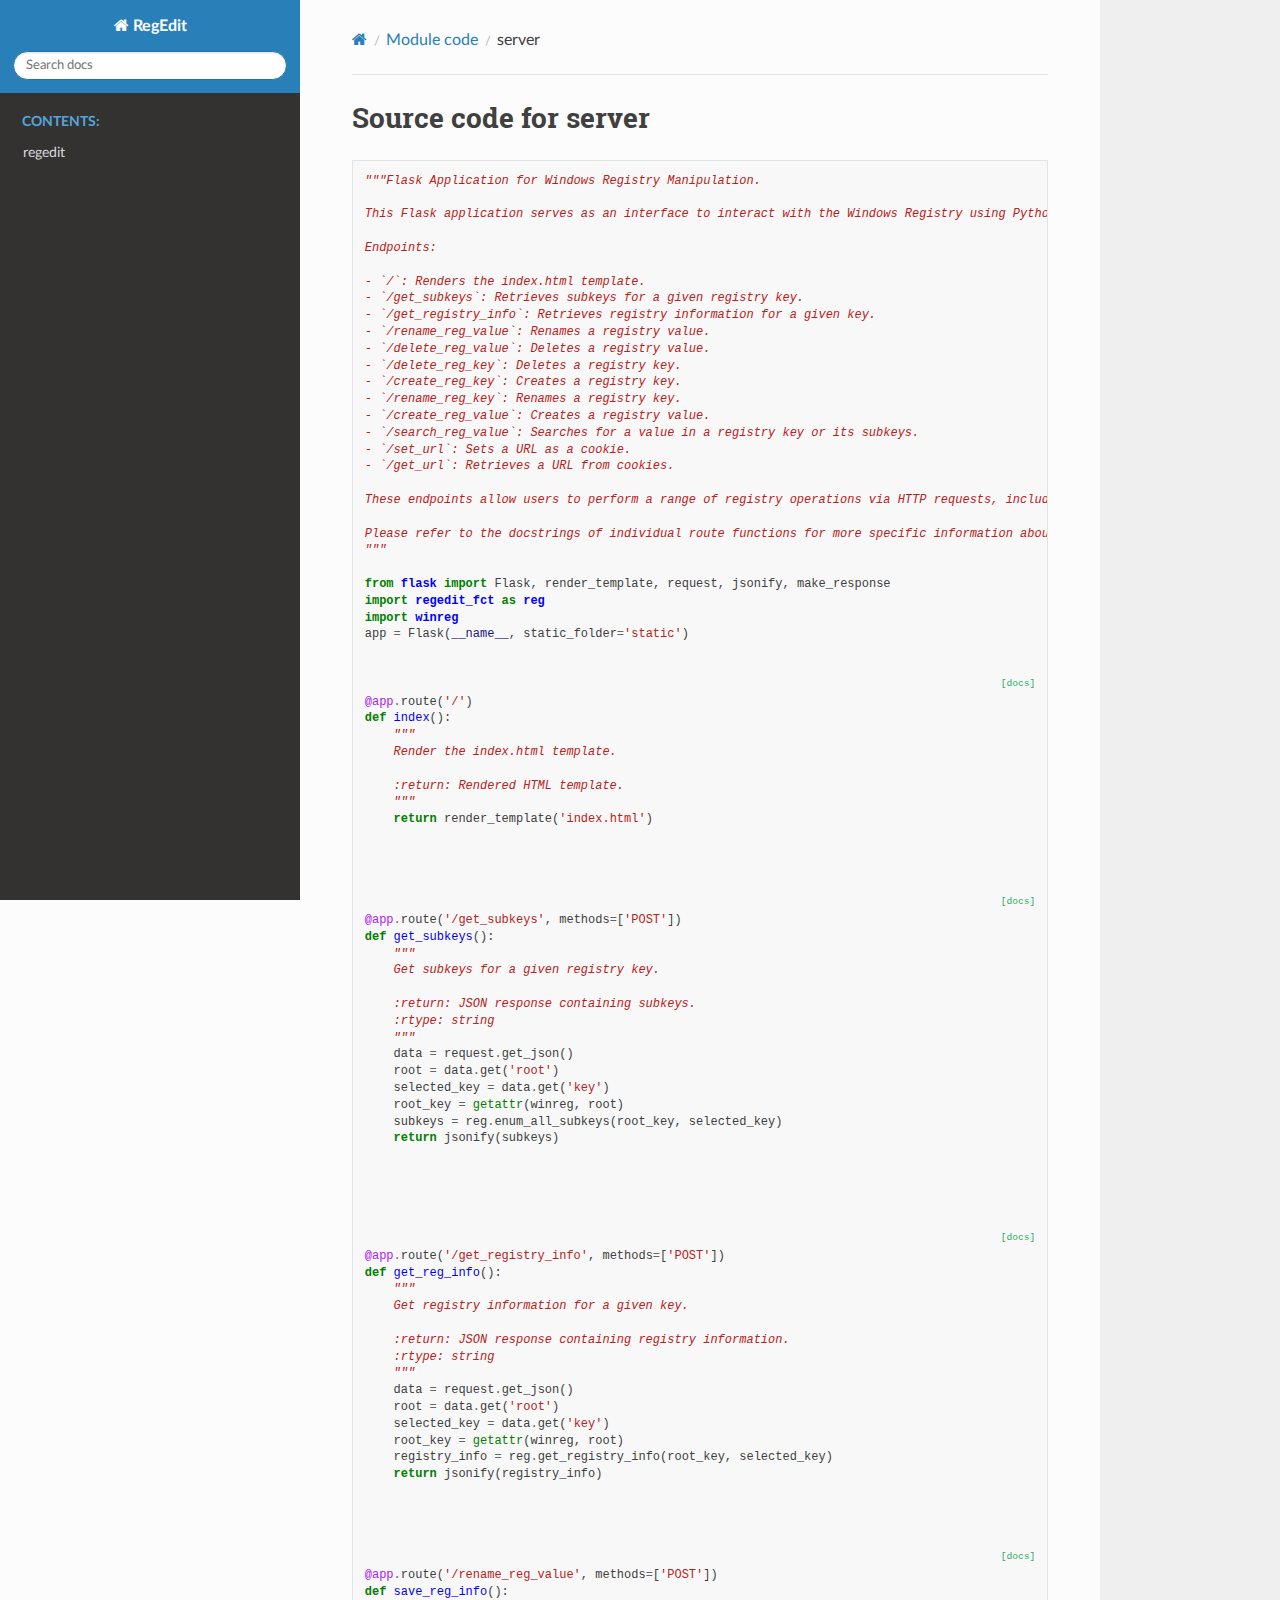
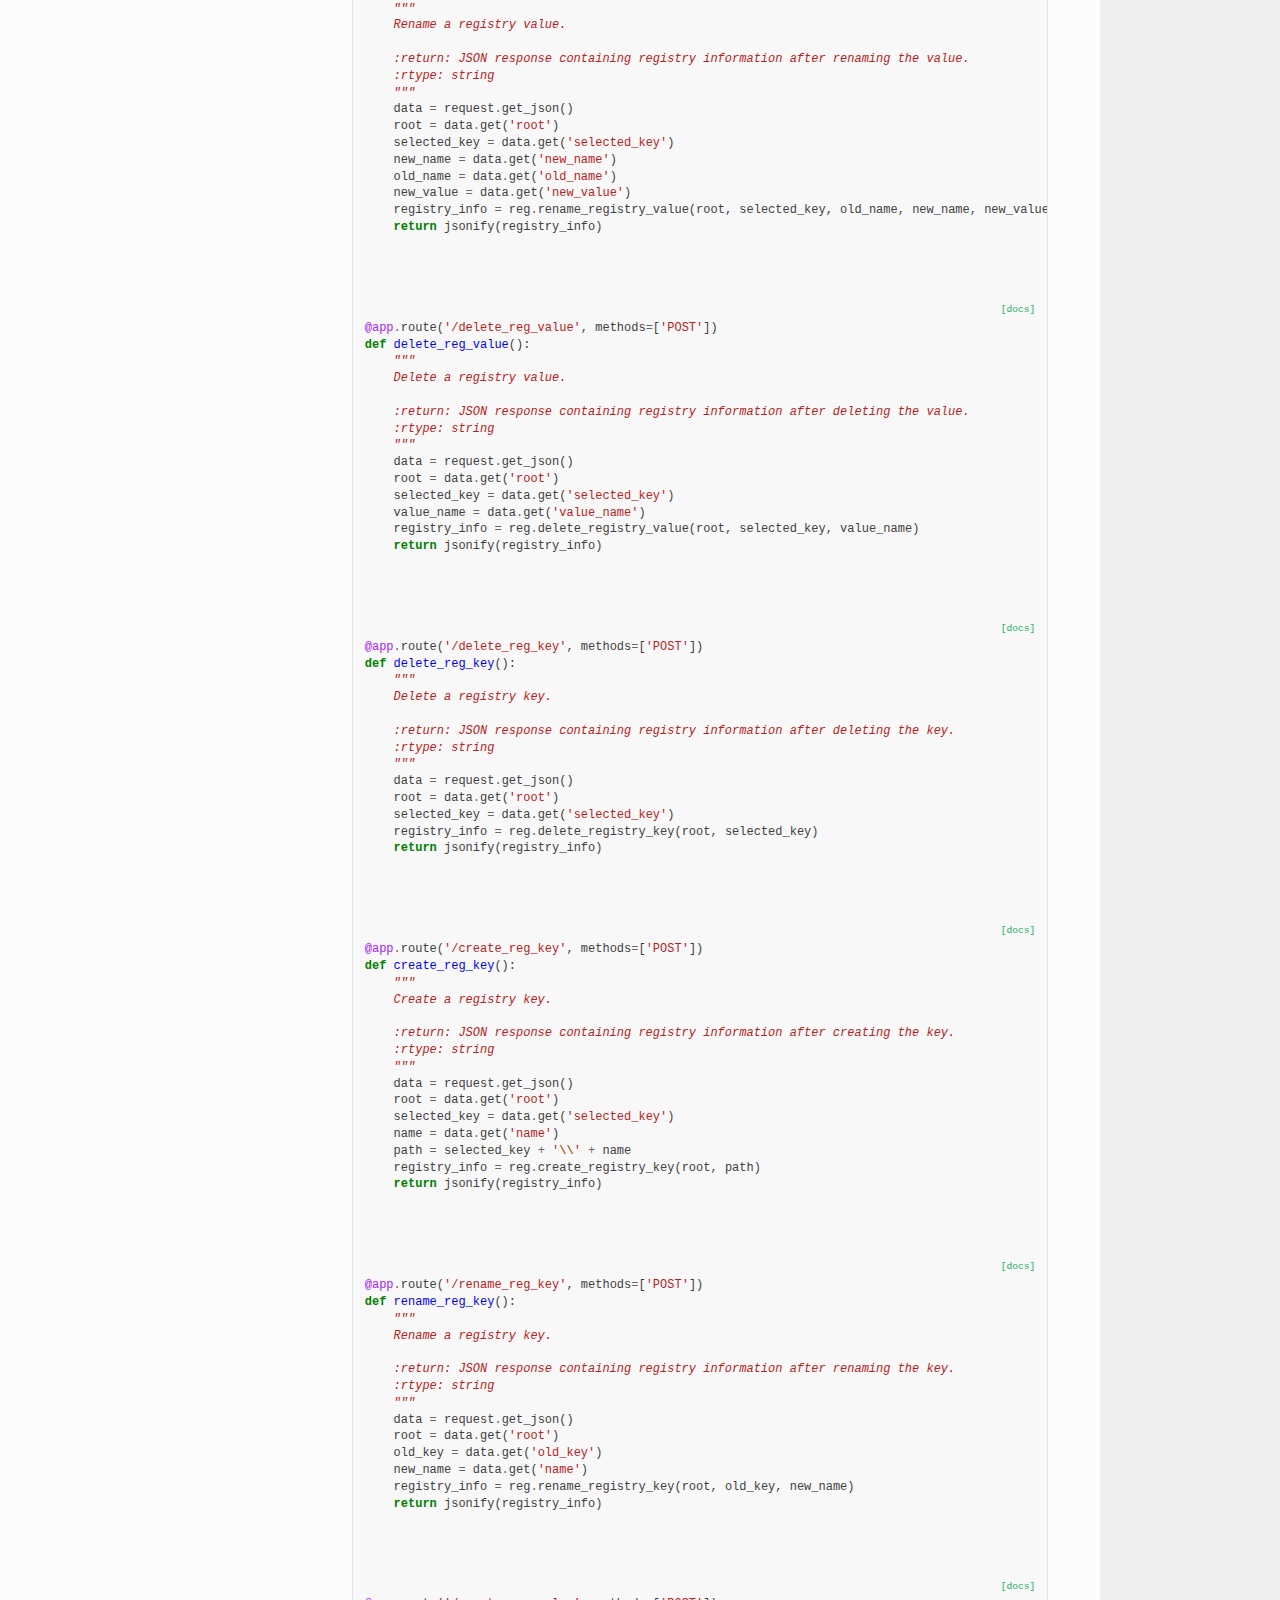
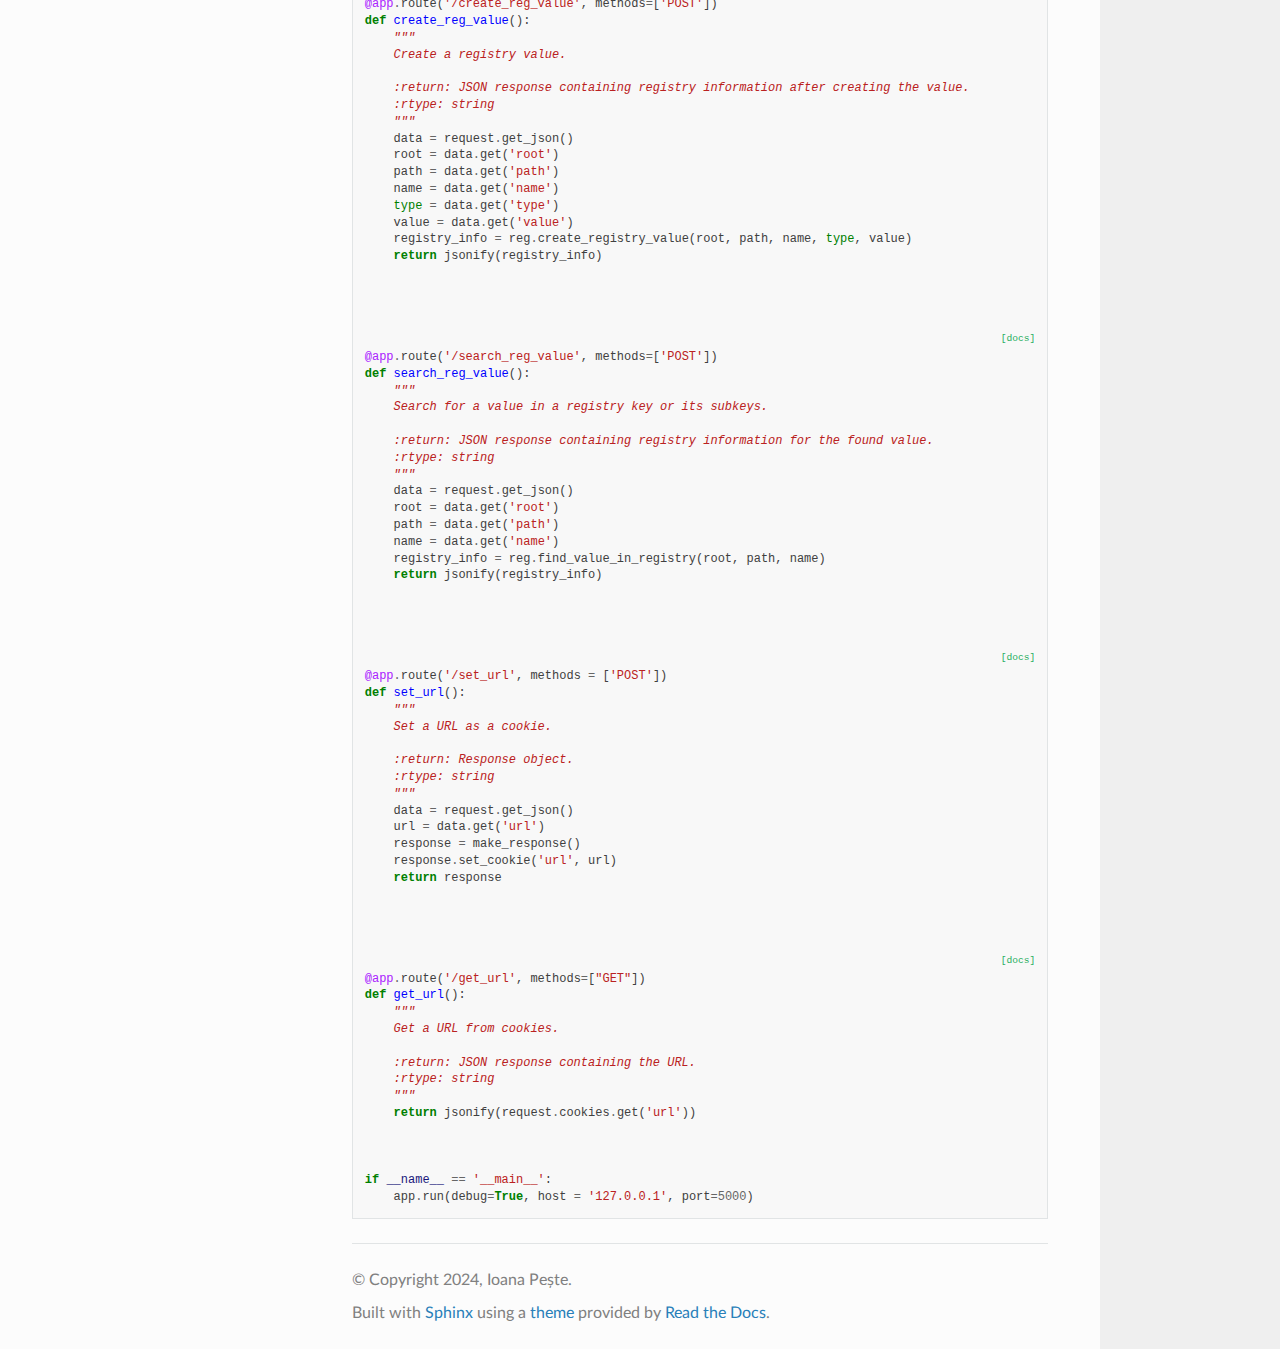
<file: docs/_build/html/_modules/server.html>
<!DOCTYPE html>
<html class="writer-html5" lang="en" data-content_root="../">
<head>
  <meta charset="utf-8" />
  <meta name="viewport" content="width=device-width, initial-scale=1.0" />
  <title>server &mdash; RegEdit  documentation</title>
      <link rel="stylesheet" type="text/css" href="../_static/pygments.css?v=80d5e7a1" />
      <link rel="stylesheet" type="text/css" href="../_static/css/theme.css?v=19f00094" />

  
  <!--[if lt IE 9]>
    <script src="../_static/js/html5shiv.min.js"></script>
  <![endif]-->
  
        <script src="../_static/jquery.js?v=5d32c60e"></script>
        <script src="../_static/_sphinx_javascript_frameworks_compat.js?v=2cd50e6c"></script>
        <script src="../_static/documentation_options.js?v=5929fcd5"></script>
        <script src="../_static/doctools.js?v=888ff710"></script>
        <script src="../_static/sphinx_highlight.js?v=dc90522c"></script>
    <script src="../_static/js/theme.js"></script>
    <link rel="index" title="Index" href="../genindex.html" />
    <link rel="search" title="Search" href="../search.html" /> 
</head>

<body class="wy-body-for-nav"> 
  <div class="wy-grid-for-nav">
    <nav data-toggle="wy-nav-shift" class="wy-nav-side">
      <div class="wy-side-scroll">
        <div class="wy-side-nav-search" >

          
          
          <a href="../index.html" class="icon icon-home">
            RegEdit
          </a>
<div role="search">
  <form id="rtd-search-form" class="wy-form" action="../search.html" method="get">
    <input type="text" name="q" placeholder="Search docs" aria-label="Search docs" />
    <input type="hidden" name="check_keywords" value="yes" />
    <input type="hidden" name="area" value="default" />
  </form>
</div>
        </div><div class="wy-menu wy-menu-vertical" data-spy="affix" role="navigation" aria-label="Navigation menu">
              <p class="caption" role="heading"><span class="caption-text">Contents:</span></p>
<ul>
<li class="toctree-l1"><a class="reference internal" href="../modules.html">regedit</a></li>
</ul>

        </div>
      </div>
    </nav>

    <section data-toggle="wy-nav-shift" class="wy-nav-content-wrap"><nav class="wy-nav-top" aria-label="Mobile navigation menu" >
          <i data-toggle="wy-nav-top" class="fa fa-bars"></i>
          <a href="../index.html">RegEdit</a>
      </nav>

      <div class="wy-nav-content">
        <div class="rst-content">
          <div role="navigation" aria-label="Page navigation">
  <ul class="wy-breadcrumbs">
      <li><a href="../index.html" class="icon icon-home" aria-label="Home"></a></li>
          <li class="breadcrumb-item"><a href="index.html">Module code</a></li>
      <li class="breadcrumb-item active">server</li>
      <li class="wy-breadcrumbs-aside">
      </li>
  </ul>
  <hr/>
</div>
          <div role="main" class="document" itemscope="itemscope" itemtype="http://schema.org/Article">
           <div itemprop="articleBody">
             
  <h1>Source code for server</h1><div class="highlight"><pre>
<span></span><span class="sd">&quot;&quot;&quot;Flask Application for Windows Registry Manipulation.</span>

<span class="sd">This Flask application serves as an interface to interact with the Windows Registry using Python&#39;s `winreg` module and custom registry manipulation functions from the `regedit_fct` module. It provides a set of endpoints for performing various operations on the Windows Registry.</span>

<span class="sd">Endpoints:</span>

<span class="sd">- `/`: Renders the index.html template.</span>
<span class="sd">- `/get_subkeys`: Retrieves subkeys for a given registry key.</span>
<span class="sd">- `/get_registry_info`: Retrieves registry information for a given key.</span>
<span class="sd">- `/rename_reg_value`: Renames a registry value.</span>
<span class="sd">- `/delete_reg_value`: Deletes a registry value.</span>
<span class="sd">- `/delete_reg_key`: Deletes a registry key.</span>
<span class="sd">- `/create_reg_key`: Creates a registry key.</span>
<span class="sd">- `/rename_reg_key`: Renames a registry key.</span>
<span class="sd">- `/create_reg_value`: Creates a registry value.</span>
<span class="sd">- `/search_reg_value`: Searches for a value in a registry key or its subkeys.</span>
<span class="sd">- `/set_url`: Sets a URL as a cookie.</span>
<span class="sd">- `/get_url`: Retrieves a URL from cookies.</span>

<span class="sd">These endpoints allow users to perform a range of registry operations via HTTP requests, including reading, writing, renaming, and deleting registry keys and values.</span>

<span class="sd">Please refer to the docstrings of individual route functions for more specific information about their purposes, expected inputs, and returned outputs.</span>
<span class="sd">&quot;&quot;&quot;</span>

<span class="kn">from</span> <span class="nn">flask</span> <span class="kn">import</span> <span class="n">Flask</span><span class="p">,</span> <span class="n">render_template</span><span class="p">,</span> <span class="n">request</span><span class="p">,</span> <span class="n">jsonify</span><span class="p">,</span> <span class="n">make_response</span>
<span class="kn">import</span> <span class="nn">regedit_fct</span> <span class="k">as</span> <span class="nn">reg</span>
<span class="kn">import</span> <span class="nn">winreg</span> 
<span class="n">app</span> <span class="o">=</span> <span class="n">Flask</span><span class="p">(</span><span class="vm">__name__</span><span class="p">,</span> <span class="n">static_folder</span><span class="o">=</span><span class="s1">&#39;static&#39;</span><span class="p">)</span>

<div class="viewcode-block" id="index">
<a class="viewcode-back" href="../server.html#server.index">[docs]</a>
<span class="nd">@app</span><span class="o">.</span><span class="n">route</span><span class="p">(</span><span class="s1">&#39;/&#39;</span><span class="p">)</span>
<span class="k">def</span> <span class="nf">index</span><span class="p">():</span>
<span class="w">    </span><span class="sd">&quot;&quot;&quot;</span>
<span class="sd">    Render the index.html template.</span>

<span class="sd">    :return: Rendered HTML template.</span>
<span class="sd">    &quot;&quot;&quot;</span>
    <span class="k">return</span> <span class="n">render_template</span><span class="p">(</span><span class="s1">&#39;index.html&#39;</span><span class="p">)</span></div>


<div class="viewcode-block" id="get_subkeys">
<a class="viewcode-back" href="../server.html#server.get_subkeys">[docs]</a>
<span class="nd">@app</span><span class="o">.</span><span class="n">route</span><span class="p">(</span><span class="s1">&#39;/get_subkeys&#39;</span><span class="p">,</span> <span class="n">methods</span><span class="o">=</span><span class="p">[</span><span class="s1">&#39;POST&#39;</span><span class="p">])</span>
<span class="k">def</span> <span class="nf">get_subkeys</span><span class="p">():</span>
<span class="w">    </span><span class="sd">&quot;&quot;&quot;</span>
<span class="sd">    Get subkeys for a given registry key.</span>

<span class="sd">    :return: JSON response containing subkeys.</span>
<span class="sd">    :rtype: string</span>
<span class="sd">    &quot;&quot;&quot;</span>
    <span class="n">data</span> <span class="o">=</span> <span class="n">request</span><span class="o">.</span><span class="n">get_json</span><span class="p">()</span>
    <span class="n">root</span> <span class="o">=</span> <span class="n">data</span><span class="o">.</span><span class="n">get</span><span class="p">(</span><span class="s1">&#39;root&#39;</span><span class="p">)</span>
    <span class="n">selected_key</span> <span class="o">=</span> <span class="n">data</span><span class="o">.</span><span class="n">get</span><span class="p">(</span><span class="s1">&#39;key&#39;</span><span class="p">)</span>
    <span class="n">root_key</span> <span class="o">=</span> <span class="nb">getattr</span><span class="p">(</span><span class="n">winreg</span><span class="p">,</span> <span class="n">root</span><span class="p">)</span>
    <span class="n">subkeys</span> <span class="o">=</span> <span class="n">reg</span><span class="o">.</span><span class="n">enum_all_subkeys</span><span class="p">(</span><span class="n">root_key</span><span class="p">,</span> <span class="n">selected_key</span><span class="p">)</span>
    <span class="k">return</span> <span class="n">jsonify</span><span class="p">(</span><span class="n">subkeys</span><span class="p">)</span></div>



<div class="viewcode-block" id="get_reg_info">
<a class="viewcode-back" href="../server.html#server.get_reg_info">[docs]</a>
<span class="nd">@app</span><span class="o">.</span><span class="n">route</span><span class="p">(</span><span class="s1">&#39;/get_registry_info&#39;</span><span class="p">,</span> <span class="n">methods</span><span class="o">=</span><span class="p">[</span><span class="s1">&#39;POST&#39;</span><span class="p">])</span>
<span class="k">def</span> <span class="nf">get_reg_info</span><span class="p">():</span>
<span class="w">    </span><span class="sd">&quot;&quot;&quot;</span>
<span class="sd">    Get registry information for a given key.</span>

<span class="sd">    :return: JSON response containing registry information.</span>
<span class="sd">    :rtype: string</span>
<span class="sd">    &quot;&quot;&quot;</span>
    <span class="n">data</span> <span class="o">=</span> <span class="n">request</span><span class="o">.</span><span class="n">get_json</span><span class="p">()</span>
    <span class="n">root</span> <span class="o">=</span> <span class="n">data</span><span class="o">.</span><span class="n">get</span><span class="p">(</span><span class="s1">&#39;root&#39;</span><span class="p">)</span>
    <span class="n">selected_key</span> <span class="o">=</span> <span class="n">data</span><span class="o">.</span><span class="n">get</span><span class="p">(</span><span class="s1">&#39;key&#39;</span><span class="p">)</span>
    <span class="n">root_key</span> <span class="o">=</span> <span class="nb">getattr</span><span class="p">(</span><span class="n">winreg</span><span class="p">,</span> <span class="n">root</span><span class="p">)</span>
    <span class="n">registry_info</span> <span class="o">=</span> <span class="n">reg</span><span class="o">.</span><span class="n">get_registry_info</span><span class="p">(</span><span class="n">root_key</span><span class="p">,</span> <span class="n">selected_key</span><span class="p">)</span>
    <span class="k">return</span> <span class="n">jsonify</span><span class="p">(</span><span class="n">registry_info</span><span class="p">)</span></div>


<div class="viewcode-block" id="save_reg_info">
<a class="viewcode-back" href="../server.html#server.save_reg_info">[docs]</a>
<span class="nd">@app</span><span class="o">.</span><span class="n">route</span><span class="p">(</span><span class="s1">&#39;/rename_reg_value&#39;</span><span class="p">,</span> <span class="n">methods</span><span class="o">=</span><span class="p">[</span><span class="s1">&#39;POST&#39;</span><span class="p">])</span>
<span class="k">def</span> <span class="nf">save_reg_info</span><span class="p">():</span>
<span class="w">    </span><span class="sd">&quot;&quot;&quot;</span>
<span class="sd">    Rename a registry value.</span>

<span class="sd">    :return: JSON response containing registry information after renaming the value.</span>
<span class="sd">    :rtype: string</span>
<span class="sd">    &quot;&quot;&quot;</span>
    <span class="n">data</span> <span class="o">=</span> <span class="n">request</span><span class="o">.</span><span class="n">get_json</span><span class="p">()</span>
    <span class="n">root</span> <span class="o">=</span> <span class="n">data</span><span class="o">.</span><span class="n">get</span><span class="p">(</span><span class="s1">&#39;root&#39;</span><span class="p">)</span>
    <span class="n">selected_key</span> <span class="o">=</span> <span class="n">data</span><span class="o">.</span><span class="n">get</span><span class="p">(</span><span class="s1">&#39;selected_key&#39;</span><span class="p">)</span>
    <span class="n">new_name</span> <span class="o">=</span> <span class="n">data</span><span class="o">.</span><span class="n">get</span><span class="p">(</span><span class="s1">&#39;new_name&#39;</span><span class="p">)</span>
    <span class="n">old_name</span> <span class="o">=</span> <span class="n">data</span><span class="o">.</span><span class="n">get</span><span class="p">(</span><span class="s1">&#39;old_name&#39;</span><span class="p">)</span>
    <span class="n">new_value</span> <span class="o">=</span> <span class="n">data</span><span class="o">.</span><span class="n">get</span><span class="p">(</span><span class="s1">&#39;new_value&#39;</span><span class="p">)</span>
    <span class="n">registry_info</span> <span class="o">=</span> <span class="n">reg</span><span class="o">.</span><span class="n">rename_registry_value</span><span class="p">(</span><span class="n">root</span><span class="p">,</span> <span class="n">selected_key</span><span class="p">,</span> <span class="n">old_name</span><span class="p">,</span> <span class="n">new_name</span><span class="p">,</span> <span class="n">new_value</span><span class="p">)</span>
    <span class="k">return</span> <span class="n">jsonify</span><span class="p">(</span><span class="n">registry_info</span><span class="p">)</span></div>


<div class="viewcode-block" id="delete_reg_value">
<a class="viewcode-back" href="../server.html#server.delete_reg_value">[docs]</a>
<span class="nd">@app</span><span class="o">.</span><span class="n">route</span><span class="p">(</span><span class="s1">&#39;/delete_reg_value&#39;</span><span class="p">,</span> <span class="n">methods</span><span class="o">=</span><span class="p">[</span><span class="s1">&#39;POST&#39;</span><span class="p">])</span>
<span class="k">def</span> <span class="nf">delete_reg_value</span><span class="p">():</span>
<span class="w">    </span><span class="sd">&quot;&quot;&quot;</span>
<span class="sd">    Delete a registry value.</span>

<span class="sd">    :return: JSON response containing registry information after deleting the value.</span>
<span class="sd">    :rtype: string</span>
<span class="sd">    &quot;&quot;&quot;</span>
    <span class="n">data</span> <span class="o">=</span> <span class="n">request</span><span class="o">.</span><span class="n">get_json</span><span class="p">()</span>
    <span class="n">root</span> <span class="o">=</span> <span class="n">data</span><span class="o">.</span><span class="n">get</span><span class="p">(</span><span class="s1">&#39;root&#39;</span><span class="p">)</span>
    <span class="n">selected_key</span> <span class="o">=</span> <span class="n">data</span><span class="o">.</span><span class="n">get</span><span class="p">(</span><span class="s1">&#39;selected_key&#39;</span><span class="p">)</span>
    <span class="n">value_name</span> <span class="o">=</span> <span class="n">data</span><span class="o">.</span><span class="n">get</span><span class="p">(</span><span class="s1">&#39;value_name&#39;</span><span class="p">)</span>
    <span class="n">registry_info</span> <span class="o">=</span> <span class="n">reg</span><span class="o">.</span><span class="n">delete_registry_value</span><span class="p">(</span><span class="n">root</span><span class="p">,</span> <span class="n">selected_key</span><span class="p">,</span> <span class="n">value_name</span><span class="p">)</span>
    <span class="k">return</span> <span class="n">jsonify</span><span class="p">(</span><span class="n">registry_info</span><span class="p">)</span></div>


<div class="viewcode-block" id="delete_reg_key">
<a class="viewcode-back" href="../server.html#server.delete_reg_key">[docs]</a>
<span class="nd">@app</span><span class="o">.</span><span class="n">route</span><span class="p">(</span><span class="s1">&#39;/delete_reg_key&#39;</span><span class="p">,</span> <span class="n">methods</span><span class="o">=</span><span class="p">[</span><span class="s1">&#39;POST&#39;</span><span class="p">])</span>
<span class="k">def</span> <span class="nf">delete_reg_key</span><span class="p">():</span>
<span class="w">    </span><span class="sd">&quot;&quot;&quot;</span>
<span class="sd">    Delete a registry key.</span>

<span class="sd">    :return: JSON response containing registry information after deleting the key.</span>
<span class="sd">    :rtype: string</span>
<span class="sd">    &quot;&quot;&quot;</span>
    <span class="n">data</span> <span class="o">=</span> <span class="n">request</span><span class="o">.</span><span class="n">get_json</span><span class="p">()</span>
    <span class="n">root</span> <span class="o">=</span> <span class="n">data</span><span class="o">.</span><span class="n">get</span><span class="p">(</span><span class="s1">&#39;root&#39;</span><span class="p">)</span>
    <span class="n">selected_key</span> <span class="o">=</span> <span class="n">data</span><span class="o">.</span><span class="n">get</span><span class="p">(</span><span class="s1">&#39;selected_key&#39;</span><span class="p">)</span>
    <span class="n">registry_info</span> <span class="o">=</span> <span class="n">reg</span><span class="o">.</span><span class="n">delete_registry_key</span><span class="p">(</span><span class="n">root</span><span class="p">,</span> <span class="n">selected_key</span><span class="p">)</span>
    <span class="k">return</span> <span class="n">jsonify</span><span class="p">(</span><span class="n">registry_info</span><span class="p">)</span></div>


<div class="viewcode-block" id="create_reg_key">
<a class="viewcode-back" href="../server.html#server.create_reg_key">[docs]</a>
<span class="nd">@app</span><span class="o">.</span><span class="n">route</span><span class="p">(</span><span class="s1">&#39;/create_reg_key&#39;</span><span class="p">,</span> <span class="n">methods</span><span class="o">=</span><span class="p">[</span><span class="s1">&#39;POST&#39;</span><span class="p">])</span>
<span class="k">def</span> <span class="nf">create_reg_key</span><span class="p">():</span>
<span class="w">    </span><span class="sd">&quot;&quot;&quot;</span>
<span class="sd">    Create a registry key.</span>

<span class="sd">    :return: JSON response containing registry information after creating the key.</span>
<span class="sd">    :rtype: string</span>
<span class="sd">    &quot;&quot;&quot;</span>
    <span class="n">data</span> <span class="o">=</span> <span class="n">request</span><span class="o">.</span><span class="n">get_json</span><span class="p">()</span>
    <span class="n">root</span> <span class="o">=</span> <span class="n">data</span><span class="o">.</span><span class="n">get</span><span class="p">(</span><span class="s1">&#39;root&#39;</span><span class="p">)</span>
    <span class="n">selected_key</span> <span class="o">=</span> <span class="n">data</span><span class="o">.</span><span class="n">get</span><span class="p">(</span><span class="s1">&#39;selected_key&#39;</span><span class="p">)</span>
    <span class="n">name</span> <span class="o">=</span> <span class="n">data</span><span class="o">.</span><span class="n">get</span><span class="p">(</span><span class="s1">&#39;name&#39;</span><span class="p">)</span>
    <span class="n">path</span> <span class="o">=</span> <span class="n">selected_key</span> <span class="o">+</span> <span class="s1">&#39;</span><span class="se">\\</span><span class="s1">&#39;</span> <span class="o">+</span> <span class="n">name</span>
    <span class="n">registry_info</span> <span class="o">=</span> <span class="n">reg</span><span class="o">.</span><span class="n">create_registry_key</span><span class="p">(</span><span class="n">root</span><span class="p">,</span> <span class="n">path</span><span class="p">)</span>
    <span class="k">return</span> <span class="n">jsonify</span><span class="p">(</span><span class="n">registry_info</span><span class="p">)</span></div>


<div class="viewcode-block" id="rename_reg_key">
<a class="viewcode-back" href="../server.html#server.rename_reg_key">[docs]</a>
<span class="nd">@app</span><span class="o">.</span><span class="n">route</span><span class="p">(</span><span class="s1">&#39;/rename_reg_key&#39;</span><span class="p">,</span> <span class="n">methods</span><span class="o">=</span><span class="p">[</span><span class="s1">&#39;POST&#39;</span><span class="p">])</span>
<span class="k">def</span> <span class="nf">rename_reg_key</span><span class="p">():</span>
<span class="w">    </span><span class="sd">&quot;&quot;&quot;</span>
<span class="sd">    Rename a registry key.</span>

<span class="sd">    :return: JSON response containing registry information after renaming the key.</span>
<span class="sd">    :rtype: string</span>
<span class="sd">    &quot;&quot;&quot;</span>
    <span class="n">data</span> <span class="o">=</span> <span class="n">request</span><span class="o">.</span><span class="n">get_json</span><span class="p">()</span>
    <span class="n">root</span> <span class="o">=</span> <span class="n">data</span><span class="o">.</span><span class="n">get</span><span class="p">(</span><span class="s1">&#39;root&#39;</span><span class="p">)</span>
    <span class="n">old_key</span> <span class="o">=</span> <span class="n">data</span><span class="o">.</span><span class="n">get</span><span class="p">(</span><span class="s1">&#39;old_key&#39;</span><span class="p">)</span>
    <span class="n">new_name</span> <span class="o">=</span> <span class="n">data</span><span class="o">.</span><span class="n">get</span><span class="p">(</span><span class="s1">&#39;name&#39;</span><span class="p">)</span>
    <span class="n">registry_info</span> <span class="o">=</span> <span class="n">reg</span><span class="o">.</span><span class="n">rename_registry_key</span><span class="p">(</span><span class="n">root</span><span class="p">,</span> <span class="n">old_key</span><span class="p">,</span> <span class="n">new_name</span><span class="p">)</span>
    <span class="k">return</span> <span class="n">jsonify</span><span class="p">(</span><span class="n">registry_info</span><span class="p">)</span></div>


<div class="viewcode-block" id="create_reg_value">
<a class="viewcode-back" href="../server.html#server.create_reg_value">[docs]</a>
<span class="nd">@app</span><span class="o">.</span><span class="n">route</span><span class="p">(</span><span class="s1">&#39;/create_reg_value&#39;</span><span class="p">,</span> <span class="n">methods</span><span class="o">=</span><span class="p">[</span><span class="s1">&#39;POST&#39;</span><span class="p">])</span>
<span class="k">def</span> <span class="nf">create_reg_value</span><span class="p">():</span>
<span class="w">    </span><span class="sd">&quot;&quot;&quot;</span>
<span class="sd">    Create a registry value.</span>

<span class="sd">    :return: JSON response containing registry information after creating the value.</span>
<span class="sd">    :rtype: string</span>
<span class="sd">    &quot;&quot;&quot;</span>
    <span class="n">data</span> <span class="o">=</span> <span class="n">request</span><span class="o">.</span><span class="n">get_json</span><span class="p">()</span>
    <span class="n">root</span> <span class="o">=</span> <span class="n">data</span><span class="o">.</span><span class="n">get</span><span class="p">(</span><span class="s1">&#39;root&#39;</span><span class="p">)</span>
    <span class="n">path</span> <span class="o">=</span> <span class="n">data</span><span class="o">.</span><span class="n">get</span><span class="p">(</span><span class="s1">&#39;path&#39;</span><span class="p">)</span>
    <span class="n">name</span> <span class="o">=</span> <span class="n">data</span><span class="o">.</span><span class="n">get</span><span class="p">(</span><span class="s1">&#39;name&#39;</span><span class="p">)</span>
    <span class="nb">type</span> <span class="o">=</span> <span class="n">data</span><span class="o">.</span><span class="n">get</span><span class="p">(</span><span class="s1">&#39;type&#39;</span><span class="p">)</span>
    <span class="n">value</span> <span class="o">=</span> <span class="n">data</span><span class="o">.</span><span class="n">get</span><span class="p">(</span><span class="s1">&#39;value&#39;</span><span class="p">)</span>
    <span class="n">registry_info</span> <span class="o">=</span> <span class="n">reg</span><span class="o">.</span><span class="n">create_registry_value</span><span class="p">(</span><span class="n">root</span><span class="p">,</span> <span class="n">path</span><span class="p">,</span> <span class="n">name</span><span class="p">,</span> <span class="nb">type</span><span class="p">,</span> <span class="n">value</span><span class="p">)</span>
    <span class="k">return</span> <span class="n">jsonify</span><span class="p">(</span><span class="n">registry_info</span><span class="p">)</span></div>


<div class="viewcode-block" id="search_reg_value">
<a class="viewcode-back" href="../server.html#server.search_reg_value">[docs]</a>
<span class="nd">@app</span><span class="o">.</span><span class="n">route</span><span class="p">(</span><span class="s1">&#39;/search_reg_value&#39;</span><span class="p">,</span> <span class="n">methods</span><span class="o">=</span><span class="p">[</span><span class="s1">&#39;POST&#39;</span><span class="p">])</span>
<span class="k">def</span> <span class="nf">search_reg_value</span><span class="p">():</span>
<span class="w">    </span><span class="sd">&quot;&quot;&quot;</span>
<span class="sd">    Search for a value in a registry key or its subkeys.</span>

<span class="sd">    :return: JSON response containing registry information for the found value.</span>
<span class="sd">    :rtype: string</span>
<span class="sd">    &quot;&quot;&quot;</span>
    <span class="n">data</span> <span class="o">=</span> <span class="n">request</span><span class="o">.</span><span class="n">get_json</span><span class="p">()</span>
    <span class="n">root</span> <span class="o">=</span> <span class="n">data</span><span class="o">.</span><span class="n">get</span><span class="p">(</span><span class="s1">&#39;root&#39;</span><span class="p">)</span>
    <span class="n">path</span> <span class="o">=</span> <span class="n">data</span><span class="o">.</span><span class="n">get</span><span class="p">(</span><span class="s1">&#39;path&#39;</span><span class="p">)</span>
    <span class="n">name</span> <span class="o">=</span> <span class="n">data</span><span class="o">.</span><span class="n">get</span><span class="p">(</span><span class="s1">&#39;name&#39;</span><span class="p">)</span>
    <span class="n">registry_info</span> <span class="o">=</span> <span class="n">reg</span><span class="o">.</span><span class="n">find_value_in_registry</span><span class="p">(</span><span class="n">root</span><span class="p">,</span> <span class="n">path</span><span class="p">,</span> <span class="n">name</span><span class="p">)</span>
    <span class="k">return</span> <span class="n">jsonify</span><span class="p">(</span><span class="n">registry_info</span><span class="p">)</span></div>


<div class="viewcode-block" id="set_url">
<a class="viewcode-back" href="../server.html#server.set_url">[docs]</a>
<span class="nd">@app</span><span class="o">.</span><span class="n">route</span><span class="p">(</span><span class="s1">&#39;/set_url&#39;</span><span class="p">,</span> <span class="n">methods</span> <span class="o">=</span> <span class="p">[</span><span class="s1">&#39;POST&#39;</span><span class="p">])</span>
<span class="k">def</span> <span class="nf">set_url</span><span class="p">():</span>
<span class="w">    </span><span class="sd">&quot;&quot;&quot;</span>
<span class="sd">    Set a URL as a cookie.</span>

<span class="sd">    :return: Response object.</span>
<span class="sd">    :rtype: string</span>
<span class="sd">    &quot;&quot;&quot;</span>
    <span class="n">data</span> <span class="o">=</span> <span class="n">request</span><span class="o">.</span><span class="n">get_json</span><span class="p">()</span>
    <span class="n">url</span> <span class="o">=</span> <span class="n">data</span><span class="o">.</span><span class="n">get</span><span class="p">(</span><span class="s1">&#39;url&#39;</span><span class="p">)</span>
    <span class="n">response</span> <span class="o">=</span> <span class="n">make_response</span><span class="p">()</span>
    <span class="n">response</span><span class="o">.</span><span class="n">set_cookie</span><span class="p">(</span><span class="s1">&#39;url&#39;</span><span class="p">,</span> <span class="n">url</span><span class="p">)</span>
    <span class="k">return</span> <span class="n">response</span></div>


<div class="viewcode-block" id="get_url">
<a class="viewcode-back" href="../server.html#server.get_url">[docs]</a>
<span class="nd">@app</span><span class="o">.</span><span class="n">route</span><span class="p">(</span><span class="s1">&#39;/get_url&#39;</span><span class="p">,</span> <span class="n">methods</span><span class="o">=</span><span class="p">[</span><span class="s2">&quot;GET&quot;</span><span class="p">])</span>
<span class="k">def</span> <span class="nf">get_url</span><span class="p">():</span>
<span class="w">    </span><span class="sd">&quot;&quot;&quot;</span>
<span class="sd">    Get a URL from cookies.</span>

<span class="sd">    :return: JSON response containing the URL.</span>
<span class="sd">    :rtype: string</span>
<span class="sd">    &quot;&quot;&quot;</span>
    <span class="k">return</span> <span class="n">jsonify</span><span class="p">(</span><span class="n">request</span><span class="o">.</span><span class="n">cookies</span><span class="o">.</span><span class="n">get</span><span class="p">(</span><span class="s1">&#39;url&#39;</span><span class="p">))</span></div>


<span class="k">if</span> <span class="vm">__name__</span> <span class="o">==</span> <span class="s1">&#39;__main__&#39;</span><span class="p">:</span>
    <span class="n">app</span><span class="o">.</span><span class="n">run</span><span class="p">(</span><span class="n">debug</span><span class="o">=</span><span class="kc">True</span><span class="p">,</span> <span class="n">host</span> <span class="o">=</span> <span class="s1">&#39;127.0.0.1&#39;</span><span class="p">,</span> <span class="n">port</span><span class="o">=</span><span class="mi">5000</span><span class="p">)</span>
</pre></div>

           </div>
          </div>
          <footer>

  <hr/>

  <div role="contentinfo">
    <p>&#169; Copyright 2024, Ioana Pește.</p>
  </div>

  Built with <a href="https://www.sphinx-doc.org/">Sphinx</a> using a
    <a href="https://github.com/readthedocs/sphinx_rtd_theme">theme</a>
    provided by <a href="https://readthedocs.org">Read the Docs</a>.
   

</footer>
        </div>
      </div>
    </section>
  </div>
  <script>
      jQuery(function () {
          SphinxRtdTheme.Navigation.enable(true);
      });
  </script> 

</body>
</html>
</file>
<file: docs/_build/html/_static/pygments.css>
pre { line-height: 125%; }
td.linenos .normal { color: inherit; background-color: transparent; padding-left: 5px; padding-right: 5px; }
span.linenos { color: inherit; background-color: transparent; padding-left: 5px; padding-right: 5px; }
td.linenos .special { color: #000000; background-color: #ffffc0; padding-left: 5px; padding-right: 5px; }
span.linenos.special { color: #000000; background-color: #ffffc0; padding-left: 5px; padding-right: 5px; }
.highlight .hll { background-color: #ffffcc }
.highlight { background: #f8f8f8; }
.highlight .c { color: #3D7B7B; font-style: italic } /* Comment */
.highlight .err { border: 1px solid #FF0000 } /* Error */
.highlight .k { color: #008000; font-weight: bold } /* Keyword */
.highlight .o { color: #666666 } /* Operator */
.highlight .ch { color: #3D7B7B; font-style: italic } /* Comment.Hashbang */
.highlight .cm { color: #3D7B7B; font-style: italic } /* Comment.Multiline */
.highlight .cp { color: #9C6500 } /* Comment.Preproc */
.highlight .cpf { color: #3D7B7B; font-style: italic } /* Comment.PreprocFile */
.highlight .c1 { color: #3D7B7B; font-style: italic } /* Comment.Single */
.highlight .cs { color: #3D7B7B; font-style: italic } /* Comment.Special */
.highlight .gd { color: #A00000 } /* Generic.Deleted */
.highlight .ge { font-style: italic } /* Generic.Emph */
.highlight .ges { font-weight: bold; font-style: italic } /* Generic.EmphStrong */
.highlight .gr { color: #E40000 } /* Generic.Error */
.highlight .gh { color: #000080; font-weight: bold } /* Generic.Heading */
.highlight .gi { color: #008400 } /* Generic.Inserted */
.highlight .go { color: #717171 } /* Generic.Output */
.highlight .gp { color: #000080; font-weight: bold } /* Generic.Prompt */
.highlight .gs { font-weight: bold } /* Generic.Strong */
.highlight .gu { color: #800080; font-weight: bold } /* Generic.Subheading */
.highlight .gt { color: #0044DD } /* Generic.Traceback */
.highlight .kc { color: #008000; font-weight: bold } /* Keyword.Constant */
.highlight .kd { color: #008000; font-weight: bold } /* Keyword.Declaration */
.highlight .kn { color: #008000; font-weight: bold } /* Keyword.Namespace */
.highlight .kp { color: #008000 } /* Keyword.Pseudo */
.highlight .kr { color: #008000; font-weight: bold } /* Keyword.Reserved */
.highlight .kt { color: #B00040 } /* Keyword.Type */
.highlight .m { color: #666666 } /* Literal.Number */
.highlight .s { color: #BA2121 } /* Literal.String */
.highlight .na { color: #687822 } /* Name.Attribute */
.highlight .nb { color: #008000 } /* Name.Builtin */
.highlight .nc { color: #0000FF; font-weight: bold } /* Name.Class */
.highlight .no { color: #880000 } /* Name.Constant */
.highlight .nd { color: #AA22FF } /* Name.Decorator */
.highlight .ni { color: #717171; font-weight: bold } /* Name.Entity */
.highlight .ne { color: #CB3F38; font-weight: bold } /* Name.Exception */
.highlight .nf { color: #0000FF } /* Name.Function */
.highlight .nl { color: #767600 } /* Name.Label */
.highlight .nn { color: #0000FF; font-weight: bold } /* Name.Namespace */
.highlight .nt { color: #008000; font-weight: bold } /* Name.Tag */
.highlight .nv { color: #19177C } /* Name.Variable */
.highlight .ow { color: #AA22FF; font-weight: bold } /* Operator.Word */
.highlight .w { color: #bbbbbb } /* Text.Whitespace */
.highlight .mb { color: #666666 } /* Literal.Number.Bin */
.highlight .mf { color: #666666 } /* Literal.Number.Float */
.highlight .mh { color: #666666 } /* Literal.Number.Hex */
.highlight .mi { color: #666666 } /* Literal.Number.Integer */
.highlight .mo { color: #666666 } /* Literal.Number.Oct */
.highlight .sa { color: #BA2121 } /* Literal.String.Affix */
.highlight .sb { color: #BA2121 } /* Literal.String.Backtick */
.highlight .sc { color: #BA2121 } /* Literal.String.Char */
.highlight .dl { color: #BA2121 } /* Literal.String.Delimiter */
.highlight .sd { color: #BA2121; font-style: italic } /* Literal.String.Doc */
.highlight .s2 { color: #BA2121 } /* Literal.String.Double */
.highlight .se { color: #AA5D1F; font-weight: bold } /* Literal.String.Escape */
.highlight .sh { color: #BA2121 } /* Literal.String.Heredoc */
.highlight .si { color: #A45A77; font-weight: bold } /* Literal.String.Interpol */
.highlight .sx { color: #008000 } /* Literal.String.Other */
.highlight .sr { color: #A45A77 } /* Literal.String.Regex */
.highlight .s1 { color: #BA2121 } /* Literal.String.Single */
.highlight .ss { color: #19177C } /* Literal.String.Symbol */
.highlight .bp { color: #008000 } /* Name.Builtin.Pseudo */
.highlight .fm { color: #0000FF } /* Name.Function.Magic */
.highlight .vc { color: #19177C } /* Name.Variable.Class */
.highlight .vg { color: #19177C } /* Name.Variable.Global */
.highlight .vi { color: #19177C } /* Name.Variable.Instance */
.highlight .vm { color: #19177C } /* Name.Variable.Magic */
.highlight .il { color: #666666 } /* Literal.Number.Integer.Long */
</file>
<file: docs/_build/html/_static/css/theme.css>
html{box-sizing:border-box}*,:after,:before{box-sizing:inherit}article,aside,details,figcaption,figure,footer,header,hgroup,nav,section{display:block}audio,canvas,video{display:inline-block;*display:inline;*zoom:1}[hidden],audio:not([controls]){display:none}*{-webkit-box-sizing:border-box;-moz-box-sizing:border-box;box-sizing:border-box}html{font-size:100%;-webkit-text-size-adjust:100%;-ms-text-size-adjust:100%}body{margin:0}a:active,a:hover{outline:0}abbr[title]{border-bottom:1px dotted}b,strong{font-weight:700}blockquote{margin:0}dfn{font-style:italic}ins{background:#ff9;text-decoration:none}ins,mark{color:#000}mark{background:#ff0;font-style:italic;font-weight:700}.rst-content code,.rst-content tt,code,kbd,pre,samp{font-family:monospace,serif;_font-family:courier new,monospace;font-size:1em}pre{white-space:pre}q{quotes:none}q:after,q:before{content:"";content:none}small{font-size:85%}sub,sup{font-size:75%;line-height:0;position:relative;vertical-align:baseline}sup{top:-.5em}sub{bottom:-.25em}dl,ol,ul{margin:0;padding:0;list-style:none;list-style-image:none}li{list-style:none}dd{margin:0}img{border:0;-ms-interpolation-mode:bicubic;vertical-align:middle;max-width:100%}svg:not(:root){overflow:hidden}figure,form{margin:0}label{cursor:pointer}button,input,select,textarea{font-size:100%;margin:0;vertical-align:baseline;*vertical-align:middle}button,input{line-height:normal}button,input[type=button],input[type=reset],input[type=submit]{cursor:pointer;-webkit-appearance:button;*overflow:visible}button[disabled],input[disabled]{cursor:default}input[type=search]{-webkit-appearance:textfield;-moz-box-sizing:content-box;-webkit-box-sizing:content-box;box-sizing:content-box}textarea{resize:vertical}table{border-collapse:collapse;border-spacing:0}td{vertical-align:top}.chromeframe{margin:.2em 0;background:#ccc;color:#000;padding:.2em 0}.ir{display:block;border:0;text-indent:-999em;overflow:hidden;background-color:transparent;background-repeat:no-repeat;text-align:left;direction:ltr;*line-height:0}.ir br{display:none}.hidden{display:none!important;visibility:hidden}.visuallyhidden{border:0;clip:rect(0 0 0 0);height:1px;margin:-1px;overflow:hidden;padding:0;position:absolute;width:1px}.visuallyhidden.focusable:active,.visuallyhidden.focusable:focus{clip:auto;height:auto;margin:0;overflow:visible;position:static;width:auto}.invisible{visibility:hidden}.relative{position:relative}big,small{font-size:100%}@media print{body,html,section{background:none!important}*{box-shadow:none!important;text-shadow:none!important;filter:none!important;-ms-filter:none!important}a,a:visited{text-decoration:underline}.ir a:after,a[href^="#"]:after,a[href^="javascript:"]:after{content:""}blockquote,pre{page-break-inside:avoid}thead{display:table-header-group}img,tr{page-break-inside:avoid}img{max-width:100%!important}@page{margin:.5cm}.rst-content .toctree-wrapper>p.caption,h2,h3,p{orphans:3;widows:3}.rst-content .toctree-wrapper>p.caption,h2,h3{page-break-after:avoid}}.btn,.fa:before,.icon:before,.rst-content .admonition,.rst-content .admonition-title:before,.rst-content .admonition-todo,.rst-content .attention,.rst-content .caution,.rst-content .code-block-caption .headerlink:before,.rst-content .danger,.rst-content .eqno .headerlink:before,.rst-content .error,.rst-content .hint,.rst-content .important,.rst-content .note,.rst-content .seealso,.rst-content .tip,.rst-content .warning,.rst-content code.download span:first-child:before,.rst-content dl dt .headerlink:before,.rst-content h1 .headerlink:before,.rst-content h2 .headerlink:before,.rst-content h3 .headerlink:before,.rst-content h4 .headerlink:before,.rst-content h5 .headerlink:before,.rst-content h6 .headerlink:before,.rst-content p.caption .headerlink:before,.rst-content p .headerlink:before,.rst-content table>caption .headerlink:before,.rst-content tt.download span:first-child:before,.wy-alert,.wy-dropdown .caret:before,.wy-inline-validate.wy-inline-validate-danger .wy-input-context:before,.wy-inline-validate.wy-inline-validate-info .wy-input-context:before,.wy-inline-validate.wy-inline-validate-success .wy-input-context:before,.wy-inline-validate.wy-inline-validate-warning .wy-input-context:before,.wy-menu-vertical li.current>a button.toctree-expand:before,.wy-menu-vertical li.on a button.toctree-expand:before,.wy-menu-vertical li button.toctree-expand:before,input[type=color],input[type=date],input[type=datetime-local],input[type=datetime],input[type=email],input[type=month],input[type=number],input[type=password],input[type=search],input[type=tel],input[type=text],input[type=time],input[type=url],input[type=week],select,textarea{-webkit-font-smoothing:antialiased}.clearfix{*zoom:1}.clearfix:after,.clearfix:before{display:table;content:""}.clearfix:after{clear:both}/*!
 *  Font Awesome 4.7.0 by @davegandy - http://fontawesome.io - @fontawesome
 *  License - http://fontawesome.io/license (Font: SIL OFL 1.1, CSS: MIT License)
 */@font-face{font-family:FontAwesome;src:url(fonts/fontawesome-webfont.eot?674f50d287a8c48dc19ba404d20fe713);src:url(fonts/fontawesome-webfont.eot?674f50d287a8c48dc19ba404d20fe713?#iefix&v=4.7.0) format("embedded-opentype"),url(fonts/fontawesome-webfont.woff2?af7ae505a9eed503f8b8e6982036873e) format("woff2"),url(fonts/fontawesome-webfont.woff?fee66e712a8a08eef5805a46892932ad) format("woff"),url(fonts/fontawesome-webfont.ttf?b06871f281fee6b241d60582ae9369b9) format("truetype"),url(fonts/fontawesome-webfont.svg?912ec66d7572ff821749319396470bde#fontawesomeregular) format("svg");font-weight:400;font-style:normal}.fa,.icon,.rst-content .admonition-title,.rst-content .code-block-caption .headerlink,.rst-content .eqno .headerlink,.rst-content code.download span:first-child,.rst-content dl dt .headerlink,.rst-content h1 .headerlink,.rst-content h2 .headerlink,.rst-content h3 .headerlink,.rst-content h4 .headerlink,.rst-content h5 .headerlink,.rst-content h6 .headerlink,.rst-content p.caption .headerlink,.rst-content p .headerlink,.rst-content table>caption .headerlink,.rst-content tt.download span:first-child,.wy-menu-vertical li.current>a button.toctree-expand,.wy-menu-vertical li.on a button.toctree-expand,.wy-menu-vertical li button.toctree-expand{display:inline-block;font:normal normal normal 14px/1 FontAwesome;font-size:inherit;text-rendering:auto;-webkit-font-smoothing:antialiased;-moz-osx-font-smoothing:grayscale}.fa-lg{font-size:1.33333em;line-height:.75em;vertical-align:-15%}.fa-2x{font-size:2em}.fa-3x{font-size:3em}.fa-4x{font-size:4em}.fa-5x{font-size:5em}.fa-fw{width:1.28571em;text-align:center}.fa-ul{padding-left:0;margin-left:2.14286em;list-style-type:none}.fa-ul>li{position:relative}.fa-li{position:absolute;left:-2.14286em;width:2.14286em;top:.14286em;text-align:center}.fa-li.fa-lg{left:-1.85714em}.fa-border{padding:.2em .25em .15em;border:.08em solid #eee;border-radius:.1em}.fa-pull-left{float:left}.fa-pull-right{float:right}.fa-pull-left.icon,.fa.fa-pull-left,.rst-content .code-block-caption .fa-pull-left.headerlink,.rst-content .eqno .fa-pull-left.headerlink,.rst-content .fa-pull-left.admonition-title,.rst-content code.download span.fa-pull-left:first-child,.rst-content dl dt .fa-pull-left.headerlink,.rst-content h1 .fa-pull-left.headerlink,.rst-content h2 .fa-pull-left.headerlink,.rst-content h3 .fa-pull-left.headerlink,.rst-content h4 .fa-pull-left.headerlink,.rst-content h5 .fa-pull-left.headerlink,.rst-content h6 .fa-pull-left.headerlink,.rst-content p .fa-pull-left.headerlink,.rst-content table>caption .fa-pull-left.headerlink,.rst-content tt.download span.fa-pull-left:first-child,.wy-menu-vertical li.current>a button.fa-pull-left.toctree-expand,.wy-menu-vertical li.on a button.fa-pull-left.toctree-expand,.wy-menu-vertical li button.fa-pull-left.toctree-expand{margin-right:.3em}.fa-pull-right.icon,.fa.fa-pull-right,.rst-content .code-block-caption .fa-pull-right.headerlink,.rst-content .eqno .fa-pull-right.headerlink,.rst-content .fa-pull-right.admonition-title,.rst-content code.download span.fa-pull-right:first-child,.rst-content dl dt .fa-pull-right.headerlink,.rst-content h1 .fa-pull-right.headerlink,.rst-content h2 .fa-pull-right.headerlink,.rst-content h3 .fa-pull-right.headerlink,.rst-content h4 .fa-pull-right.headerlink,.rst-content h5 .fa-pull-right.headerlink,.rst-content h6 .fa-pull-right.headerlink,.rst-content p .fa-pull-right.headerlink,.rst-content table>caption .fa-pull-right.headerlink,.rst-content tt.download span.fa-pull-right:first-child,.wy-menu-vertical li.current>a button.fa-pull-right.toctree-expand,.wy-menu-vertical li.on a button.fa-pull-right.toctree-expand,.wy-menu-vertical li button.fa-pull-right.toctree-expand{margin-left:.3em}.pull-right{float:right}.pull-left{float:left}.fa.pull-left,.pull-left.icon,.rst-content .code-block-caption .pull-left.headerlink,.rst-content .eqno .pull-left.headerlink,.rst-content .pull-left.admonition-title,.rst-content code.download span.pull-left:first-child,.rst-content dl dt .pull-left.headerlink,.rst-content h1 .pull-left.headerlink,.rst-content h2 .pull-left.headerlink,.rst-content h3 .pull-left.headerlink,.rst-content h4 .pull-left.headerlink,.rst-content h5 .pull-left.headerlink,.rst-content h6 .pull-left.headerlink,.rst-content p .pull-left.headerlink,.rst-content table>caption .pull-left.headerlink,.rst-content tt.download span.pull-left:first-child,.wy-menu-vertical li.current>a button.pull-left.toctree-expand,.wy-menu-vertical li.on a button.pull-left.toctree-expand,.wy-menu-vertical li button.pull-left.toctree-expand{margin-right:.3em}.fa.pull-right,.pull-right.icon,.rst-content .code-block-caption .pull-right.headerlink,.rst-content .eqno .pull-right.headerlink,.rst-content .pull-right.admonition-title,.rst-content code.download span.pull-right:first-child,.rst-content dl dt .pull-right.headerlink,.rst-content h1 .pull-right.headerlink,.rst-content h2 .pull-right.headerlink,.rst-content h3 .pull-right.headerlink,.rst-content h4 .pull-right.headerlink,.rst-content h5 .pull-right.headerlink,.rst-content h6 .pull-right.headerlink,.rst-content p .pull-right.headerlink,.rst-content table>caption .pull-right.headerlink,.rst-content tt.download span.pull-right:first-child,.wy-menu-vertical li.current>a button.pull-right.toctree-expand,.wy-menu-vertical li.on a button.pull-right.toctree-expand,.wy-menu-vertical li button.pull-right.toctree-expand{margin-left:.3em}.fa-spin{-webkit-animation:fa-spin 2s linear infinite;animation:fa-spin 2s linear infinite}.fa-pulse{-webkit-animation:fa-spin 1s steps(8) infinite;animation:fa-spin 1s steps(8) infinite}@-webkit-keyframes fa-spin{0%{-webkit-transform:rotate(0deg);transform:rotate(0deg)}to{-webkit-transform:rotate(359deg);transform:rotate(359deg)}}@keyframes fa-spin{0%{-webkit-transform:rotate(0deg);transform:rotate(0deg)}to{-webkit-transform:rotate(359deg);transform:rotate(359deg)}}.fa-rotate-90{-ms-filter:"progid:DXImageTransform.Microsoft.BasicImage(rotation=1)";-webkit-transform:rotate(90deg);-ms-transform:rotate(90deg);transform:rotate(90deg)}.fa-rotate-180{-ms-filter:"progid:DXImageTransform.Microsoft.BasicImage(rotation=2)";-webkit-transform:rotate(180deg);-ms-transform:rotate(180deg);transform:rotate(180deg)}.fa-rotate-270{-ms-filter:"progid:DXImageTransform.Microsoft.BasicImage(rotation=3)";-webkit-transform:rotate(270deg);-ms-transform:rotate(270deg);transform:rotate(270deg)}.fa-flip-horizontal{-ms-filter:"progid:DXImageTransform.Microsoft.BasicImage(rotation=0, mirror=1)";-webkit-transform:scaleX(-1);-ms-transform:scaleX(-1);transform:scaleX(-1)}.fa-flip-vertical{-ms-filter:"progid:DXImageTransform.Microsoft.BasicImage(rotation=2, mirror=1)";-webkit-transform:scaleY(-1);-ms-transform:scaleY(-1);transform:scaleY(-1)}:root .fa-flip-horizontal,:root .fa-flip-vertical,:root .fa-rotate-90,:root .fa-rotate-180,:root .fa-rotate-270{filter:none}.fa-stack{position:relative;display:inline-block;width:2em;height:2em;line-height:2em;vertical-align:middle}.fa-stack-1x,.fa-stack-2x{position:absolute;left:0;width:100%;text-align:center}.fa-stack-1x{line-height:inherit}.fa-stack-2x{font-size:2em}.fa-inverse{color:#fff}.fa-glass:before{content:""}.fa-music:before{content:""}.fa-search:before,.icon-search:before{content:""}.fa-envelope-o:before{content:""}.fa-heart:before{content:""}.fa-star:before{content:""}.fa-star-o:before{content:""}.fa-user:before{content:""}.fa-film:before{content:""}.fa-th-large:before{content:""}.fa-th:before{content:""}.fa-th-list:before{content:""}.fa-check:before{content:""}.fa-close:before,.fa-remove:before,.fa-times:before{content:""}.fa-search-plus:before{content:""}.fa-search-minus:before{content:""}.fa-power-off:before{content:""}.fa-signal:before{content:""}.fa-cog:before,.fa-gear:before{content:""}.fa-trash-o:before{content:""}.fa-home:before,.icon-home:before{content:""}.fa-file-o:before{content:""}.fa-clock-o:before{content:""}.fa-road:before{content:""}.fa-download:before,.rst-content code.download span:first-child:before,.rst-content tt.download span:first-child:before{content:""}.fa-arrow-circle-o-down:before{content:""}.fa-arrow-circle-o-up:before{content:""}.fa-inbox:before{content:""}.fa-play-circle-o:before{content:""}.fa-repeat:before,.fa-rotate-right:before{content:""}.fa-refresh:before{content:""}.fa-list-alt:before{content:""}.fa-lock:before{content:""}.fa-flag:before{content:""}.fa-headphones:before{content:""}.fa-volume-off:before{content:""}.fa-volume-down:before{content:""}.fa-volume-up:before{content:""}.fa-qrcode:before{content:""}.fa-barcode:before{content:""}.fa-tag:before{content:""}.fa-tags:before{content:""}.fa-book:before,.icon-book:before{content:""}.fa-bookmark:before{content:""}.fa-print:before{content:""}.fa-camera:before{content:""}.fa-font:before{content:""}.fa-bold:before{content:""}.fa-italic:before{content:""}.fa-text-height:before{content:""}.fa-text-width:before{content:""}.fa-align-left:before{content:""}.fa-align-center:before{content:""}.fa-align-right:before{content:""}.fa-align-justify:before{content:""}.fa-list:before{content:""}.fa-dedent:before,.fa-outdent:before{content:""}.fa-indent:before{content:""}.fa-video-camera:before{content:""}.fa-image:before,.fa-photo:before,.fa-picture-o:before{content:""}.fa-pencil:before{content:""}.fa-map-marker:before{content:""}.fa-adjust:before{content:""}.fa-tint:before{content:""}.fa-edit:before,.fa-pencil-square-o:before{content:""}.fa-share-square-o:before{content:""}.fa-check-square-o:before{content:""}.fa-arrows:before{content:""}.fa-step-backward:before{content:""}.fa-fast-backward:before{content:""}.fa-backward:before{content:""}.fa-play:before{content:""}.fa-pause:before{content:""}.fa-stop:before{content:""}.fa-forward:before{content:""}.fa-fast-forward:before{content:""}.fa-step-forward:before{content:""}.fa-eject:before{content:""}.fa-chevron-left:before{content:""}.fa-chevron-right:before{content:""}.fa-plus-circle:before{content:""}.fa-minus-circle:before{content:""}.fa-times-circle:before,.wy-inline-validate.wy-inline-validate-danger .wy-input-context:before{content:""}.fa-check-circle:before,.wy-inline-validate.wy-inline-validate-success .wy-input-context:before{content:""}.fa-question-circle:before{content:""}.fa-info-circle:before{content:""}.fa-crosshairs:before{content:""}.fa-times-circle-o:before{content:""}.fa-check-circle-o:before{content:""}.fa-ban:before{content:""}.fa-arrow-left:before{content:""}.fa-arrow-right:before{content:""}.fa-arrow-up:before{content:""}.fa-arrow-down:before{content:""}.fa-mail-forward:before,.fa-share:before{content:""}.fa-expand:before{content:""}.fa-compress:before{content:""}.fa-plus:before{content:""}.fa-minus:before{content:""}.fa-asterisk:before{content:""}.fa-exclamation-circle:before,.rst-content .admonition-title:before,.wy-inline-validate.wy-inline-validate-info .wy-input-context:before,.wy-inline-validate.wy-inline-validate-warning .wy-input-context:before{content:""}.fa-gift:before{content:""}.fa-leaf:before{content:""}.fa-fire:before,.icon-fire:before{content:""}.fa-eye:before{content:""}.fa-eye-slash:before{content:""}.fa-exclamation-triangle:before,.fa-warning:before{content:""}.fa-plane:before{content:""}.fa-calendar:before{content:""}.fa-random:before{content:""}.fa-comment:before{content:""}.fa-magnet:before{content:""}.fa-chevron-up:before{content:""}.fa-chevron-down:before{content:""}.fa-retweet:before{content:""}.fa-shopping-cart:before{content:""}.fa-folder:before{content:""}.fa-folder-open:before{content:""}.fa-arrows-v:before{content:""}.fa-arrows-h:before{content:""}.fa-bar-chart-o:before,.fa-bar-chart:before{content:""}.fa-twitter-square:before{content:""}.fa-facebook-square:before{content:""}.fa-camera-retro:before{content:""}.fa-key:before{content:""}.fa-cogs:before,.fa-gears:before{content:""}.fa-comments:before{content:""}.fa-thumbs-o-up:before{content:""}.fa-thumbs-o-down:before{content:""}.fa-star-half:before{content:""}.fa-heart-o:before{content:""}.fa-sign-out:before{content:""}.fa-linkedin-square:before{content:""}.fa-thumb-tack:before{content:""}.fa-external-link:before{content:""}.fa-sign-in:before{content:""}.fa-trophy:before{content:""}.fa-github-square:before{content:""}.fa-upload:before{content:""}.fa-lemon-o:before{content:""}.fa-phone:before{content:""}.fa-square-o:before{content:""}.fa-bookmark-o:before{content:""}.fa-phone-square:before{content:""}.fa-twitter:before{content:""}.fa-facebook-f:before,.fa-facebook:before{content:""}.fa-github:before,.icon-github:before{content:""}.fa-unlock:before{content:""}.fa-credit-card:before{content:""}.fa-feed:before,.fa-rss:before{content:""}.fa-hdd-o:before{content:""}.fa-bullhorn:before{content:""}.fa-bell:before{content:""}.fa-certificate:before{content:""}.fa-hand-o-right:before{content:""}.fa-hand-o-left:before{content:""}.fa-hand-o-up:before{content:""}.fa-hand-o-down:before{content:""}.fa-arrow-circle-left:before,.icon-circle-arrow-left:before{content:""}.fa-arrow-circle-right:before,.icon-circle-arrow-right:before{content:""}.fa-arrow-circle-up:before{content:""}.fa-arrow-circle-down:before{content:""}.fa-globe:before{content:""}.fa-wrench:before{content:""}.fa-tasks:before{content:""}.fa-filter:before{content:""}.fa-briefcase:before{content:""}.fa-arrows-alt:before{content:""}.fa-group:before,.fa-users:before{content:""}.fa-chain:before,.fa-link:before,.icon-link:before{content:""}.fa-cloud:before{content:""}.fa-flask:before{content:""}.fa-cut:before,.fa-scissors:before{content:""}.fa-copy:before,.fa-files-o:before{content:""}.fa-paperclip:before{content:""}.fa-floppy-o:before,.fa-save:before{content:""}.fa-square:before{content:""}.fa-bars:before,.fa-navicon:before,.fa-reorder:before{content:""}.fa-list-ul:before{content:""}.fa-list-ol:before{content:""}.fa-strikethrough:before{content:""}.fa-underline:before{content:""}.fa-table:before{content:""}.fa-magic:before{content:""}.fa-truck:before{content:""}.fa-pinterest:before{content:""}.fa-pinterest-square:before{content:""}.fa-google-plus-square:before{content:""}.fa-google-plus:before{content:""}.fa-money:before{content:""}.fa-caret-down:before,.icon-caret-down:before,.wy-dropdown .caret:before{content:""}.fa-caret-up:before{content:""}.fa-caret-left:before{content:""}.fa-caret-right:before{content:""}.fa-columns:before{content:""}.fa-sort:before,.fa-unsorted:before{content:""}.fa-sort-desc:before,.fa-sort-down:before{content:""}.fa-sort-asc:before,.fa-sort-up:before{content:""}.fa-envelope:before{content:""}.fa-linkedin:before{content:""}.fa-rotate-left:before,.fa-undo:before{content:""}.fa-gavel:before,.fa-legal:before{content:""}.fa-dashboard:before,.fa-tachometer:before{content:""}.fa-comment-o:before{content:""}.fa-comments-o:before{content:""}.fa-bolt:before,.fa-flash:before{content:""}.fa-sitemap:before{content:""}.fa-umbrella:before{content:""}.fa-clipboard:before,.fa-paste:before{content:""}.fa-lightbulb-o:before{content:""}.fa-exchange:before{content:""}.fa-cloud-download:before{content:""}.fa-cloud-upload:before{content:""}.fa-user-md:before{content:""}.fa-stethoscope:before{content:""}.fa-suitcase:before{content:""}.fa-bell-o:before{content:""}.fa-coffee:before{content:""}.fa-cutlery:before{content:""}.fa-file-text-o:before{content:""}.fa-building-o:before{content:""}.fa-hospital-o:before{content:""}.fa-ambulance:before{content:""}.fa-medkit:before{content:""}.fa-fighter-jet:before{content:""}.fa-beer:before{content:""}.fa-h-square:before{content:""}.fa-plus-square:before{content:""}.fa-angle-double-left:before{content:""}.fa-angle-double-right:before{content:""}.fa-angle-double-up:before{content:""}.fa-angle-double-down:before{content:""}.fa-angle-left:before{content:""}.fa-angle-right:before{content:""}.fa-angle-up:before{content:""}.fa-angle-down:before{content:""}.fa-desktop:before{content:""}.fa-laptop:before{content:""}.fa-tablet:before{content:""}.fa-mobile-phone:before,.fa-mobile:before{content:""}.fa-circle-o:before{content:""}.fa-quote-left:before{content:""}.fa-quote-right:before{content:""}.fa-spinner:before{content:""}.fa-circle:before{content:""}.fa-mail-reply:before,.fa-reply:before{content:""}.fa-github-alt:before{content:""}.fa-folder-o:before{content:""}.fa-folder-open-o:before{content:""}.fa-smile-o:before{content:""}.fa-frown-o:before{content:""}.fa-meh-o:before{content:""}.fa-gamepad:before{content:""}.fa-keyboard-o:before{content:""}.fa-flag-o:before{content:""}.fa-flag-checkered:before{content:""}.fa-terminal:before{content:""}.fa-code:before{content:""}.fa-mail-reply-all:before,.fa-reply-all:before{content:""}.fa-star-half-empty:before,.fa-star-half-full:before,.fa-star-half-o:before{content:""}.fa-location-arrow:before{content:""}.fa-crop:before{content:""}.fa-code-fork:before{content:""}.fa-chain-broken:before,.fa-unlink:before{content:""}.fa-question:before{content:""}.fa-info:before{content:""}.fa-exclamation:before{content:""}.fa-superscript:before{content:""}.fa-subscript:before{content:""}.fa-eraser:before{content:""}.fa-puzzle-piece:before{content:""}.fa-microphone:before{content:""}.fa-microphone-slash:before{content:""}.fa-shield:before{content:""}.fa-calendar-o:before{content:""}.fa-fire-extinguisher:before{content:""}.fa-rocket:before{content:""}.fa-maxcdn:before{content:""}.fa-chevron-circle-left:before{content:""}.fa-chevron-circle-right:before{content:""}.fa-chevron-circle-up:before{content:""}.fa-chevron-circle-down:before{content:""}.fa-html5:before{content:""}.fa-css3:before{content:""}.fa-anchor:before{content:""}.fa-unlock-alt:before{content:""}.fa-bullseye:before{content:""}.fa-ellipsis-h:before{content:""}.fa-ellipsis-v:before{content:""}.fa-rss-square:before{content:""}.fa-play-circle:before{content:""}.fa-ticket:before{content:""}.fa-minus-square:before{content:""}.fa-minus-square-o:before,.wy-menu-vertical li.current>a button.toctree-expand:before,.wy-menu-vertical li.on a button.toctree-expand:before{content:""}.fa-level-up:before{content:""}.fa-level-down:before{content:""}.fa-check-square:before{content:""}.fa-pencil-square:before{content:""}.fa-external-link-square:before{content:""}.fa-share-square:before{content:""}.fa-compass:before{content:""}.fa-caret-square-o-down:before,.fa-toggle-down:before{content:""}.fa-caret-square-o-up:before,.fa-toggle-up:before{content:""}.fa-caret-square-o-right:before,.fa-toggle-right:before{content:""}.fa-eur:before,.fa-euro:before{content:""}.fa-gbp:before{content:""}.fa-dollar:before,.fa-usd:before{content:""}.fa-inr:before,.fa-rupee:before{content:""}.fa-cny:before,.fa-jpy:before,.fa-rmb:before,.fa-yen:before{content:""}.fa-rouble:before,.fa-rub:before,.fa-ruble:before{content:""}.fa-krw:before,.fa-won:before{content:""}.fa-bitcoin:before,.fa-btc:before{content:""}.fa-file:before{content:""}.fa-file-text:before{content:""}.fa-sort-alpha-asc:before{content:""}.fa-sort-alpha-desc:before{content:""}.fa-sort-amount-asc:before{content:""}.fa-sort-amount-desc:before{content:""}.fa-sort-numeric-asc:before{content:""}.fa-sort-numeric-desc:before{content:""}.fa-thumbs-up:before{content:""}.fa-thumbs-down:before{content:""}.fa-youtube-square:before{content:""}.fa-youtube:before{content:""}.fa-xing:before{content:""}.fa-xing-square:before{content:""}.fa-youtube-play:before{content:""}.fa-dropbox:before{content:""}.fa-stack-overflow:before{content:""}.fa-instagram:before{content:""}.fa-flickr:before{content:""}.fa-adn:before{content:""}.fa-bitbucket:before,.icon-bitbucket:before{content:""}.fa-bitbucket-square:before{content:""}.fa-tumblr:before{content:""}.fa-tumblr-square:before{content:""}.fa-long-arrow-down:before{content:""}.fa-long-arrow-up:before{content:""}.fa-long-arrow-left:before{content:""}.fa-long-arrow-right:before{content:""}.fa-apple:before{content:""}.fa-windows:before{content:""}.fa-android:before{content:""}.fa-linux:before{content:""}.fa-dribbble:before{content:""}.fa-skype:before{content:""}.fa-foursquare:before{content:""}.fa-trello:before{content:""}.fa-female:before{content:""}.fa-male:before{content:""}.fa-gittip:before,.fa-gratipay:before{content:""}.fa-sun-o:before{content:""}.fa-moon-o:before{content:""}.fa-archive:before{content:""}.fa-bug:before{content:""}.fa-vk:before{content:""}.fa-weibo:before{content:""}.fa-renren:before{content:""}.fa-pagelines:before{content:""}.fa-stack-exchange:before{content:""}.fa-arrow-circle-o-right:before{content:""}.fa-arrow-circle-o-left:before{content:""}.fa-caret-square-o-left:before,.fa-toggle-left:before{content:""}.fa-dot-circle-o:before{content:""}.fa-wheelchair:before{content:""}.fa-vimeo-square:before{content:""}.fa-try:before,.fa-turkish-lira:before{content:""}.fa-plus-square-o:before,.wy-menu-vertical li button.toctree-expand:before{content:""}.fa-space-shuttle:before{content:""}.fa-slack:before{content:""}.fa-envelope-square:before{content:""}.fa-wordpress:before{content:""}.fa-openid:before{content:""}.fa-bank:before,.fa-institution:before,.fa-university:before{content:""}.fa-graduation-cap:before,.fa-mortar-board:before{content:""}.fa-yahoo:before{content:""}.fa-google:before{content:""}.fa-reddit:before{content:""}.fa-reddit-square:before{content:""}.fa-stumbleupon-circle:before{content:""}.fa-stumbleupon:before{content:""}.fa-delicious:before{content:""}.fa-digg:before{content:""}.fa-pied-piper-pp:before{content:""}.fa-pied-piper-alt:before{content:""}.fa-drupal:before{content:""}.fa-joomla:before{content:""}.fa-language:before{content:""}.fa-fax:before{content:""}.fa-building:before{content:""}.fa-child:before{content:""}.fa-paw:before{content:""}.fa-spoon:before{content:""}.fa-cube:before{content:""}.fa-cubes:before{content:""}.fa-behance:before{content:""}.fa-behance-square:before{content:""}.fa-steam:before{content:""}.fa-steam-square:before{content:""}.fa-recycle:before{content:""}.fa-automobile:before,.fa-car:before{content:""}.fa-cab:before,.fa-taxi:before{content:""}.fa-tree:before{content:""}.fa-spotify:before{content:""}.fa-deviantart:before{content:""}.fa-soundcloud:before{content:""}.fa-database:before{content:""}.fa-file-pdf-o:before{content:""}.fa-file-word-o:before{content:""}.fa-file-excel-o:before{content:""}.fa-file-powerpoint-o:before{content:""}.fa-file-image-o:before,.fa-file-photo-o:before,.fa-file-picture-o:before{content:""}.fa-file-archive-o:before,.fa-file-zip-o:before{content:""}.fa-file-audio-o:before,.fa-file-sound-o:before{content:""}.fa-file-movie-o:before,.fa-file-video-o:before{content:""}.fa-file-code-o:before{content:""}.fa-vine:before{content:""}.fa-codepen:before{content:""}.fa-jsfiddle:before{content:""}.fa-life-bouy:before,.fa-life-buoy:before,.fa-life-ring:before,.fa-life-saver:before,.fa-support:before{content:""}.fa-circle-o-notch:before{content:""}.fa-ra:before,.fa-rebel:before,.fa-resistance:before{content:""}.fa-empire:before,.fa-ge:before{content:""}.fa-git-square:before{content:""}.fa-git:before{content:""}.fa-hacker-news:before,.fa-y-combinator-square:before,.fa-yc-square:before{content:""}.fa-tencent-weibo:before{content:""}.fa-qq:before{content:""}.fa-wechat:before,.fa-weixin:before{content:""}.fa-paper-plane:before,.fa-send:before{content:""}.fa-paper-plane-o:before,.fa-send-o:before{content:""}.fa-history:before{content:""}.fa-circle-thin:before{content:""}.fa-header:before{content:""}.fa-paragraph:before{content:""}.fa-sliders:before{content:""}.fa-share-alt:before{content:""}.fa-share-alt-square:before{content:""}.fa-bomb:before{content:""}.fa-futbol-o:before,.fa-soccer-ball-o:before{content:""}.fa-tty:before{content:""}.fa-binoculars:before{content:""}.fa-plug:before{content:""}.fa-slideshare:before{content:""}.fa-twitch:before{content:""}.fa-yelp:before{content:""}.fa-newspaper-o:before{content:""}.fa-wifi:before{content:""}.fa-calculator:before{content:""}.fa-paypal:before{content:""}.fa-google-wallet:before{content:""}.fa-cc-visa:before{content:""}.fa-cc-mastercard:before{content:""}.fa-cc-discover:before{content:""}.fa-cc-amex:before{content:""}.fa-cc-paypal:before{content:""}.fa-cc-stripe:before{content:""}.fa-bell-slash:before{content:""}.fa-bell-slash-o:before{content:""}.fa-trash:before{content:""}.fa-copyright:before{content:""}.fa-at:before{content:""}.fa-eyedropper:before{content:""}.fa-paint-brush:before{content:""}.fa-birthday-cake:before{content:""}.fa-area-chart:before{content:""}.fa-pie-chart:before{content:""}.fa-line-chart:before{content:""}.fa-lastfm:before{content:""}.fa-lastfm-square:before{content:""}.fa-toggle-off:before{content:""}.fa-toggle-on:before{content:""}.fa-bicycle:before{content:""}.fa-bus:before{content:""}.fa-ioxhost:before{content:""}.fa-angellist:before{content:""}.fa-cc:before{content:""}.fa-ils:before,.fa-shekel:before,.fa-sheqel:before{content:""}.fa-meanpath:before{content:""}.fa-buysellads:before{content:""}.fa-connectdevelop:before{content:""}.fa-dashcube:before{content:""}.fa-forumbee:before{content:""}.fa-leanpub:before{content:""}.fa-sellsy:before{content:""}.fa-shirtsinbulk:before{content:""}.fa-simplybuilt:before{content:""}.fa-skyatlas:before{content:""}.fa-cart-plus:before{content:""}.fa-cart-arrow-down:before{content:""}.fa-diamond:before{content:""}.fa-ship:before{content:""}.fa-user-secret:before{content:""}.fa-motorcycle:before{content:""}.fa-street-view:before{content:""}.fa-heartbeat:before{content:""}.fa-venus:before{content:""}.fa-mars:before{content:""}.fa-mercury:before{content:""}.fa-intersex:before,.fa-transgender:before{content:""}.fa-transgender-alt:before{content:""}.fa-venus-double:before{content:""}.fa-mars-double:before{content:""}.fa-venus-mars:before{content:""}.fa-mars-stroke:before{content:""}.fa-mars-stroke-v:before{content:""}.fa-mars-stroke-h:before{content:""}.fa-neuter:before{content:""}.fa-genderless:before{content:""}.fa-facebook-official:before{content:""}.fa-pinterest-p:before{content:""}.fa-whatsapp:before{content:""}.fa-server:before{content:""}.fa-user-plus:before{content:""}.fa-user-times:before{content:""}.fa-bed:before,.fa-hotel:before{content:""}.fa-viacoin:before{content:""}.fa-train:before{content:""}.fa-subway:before{content:""}.fa-medium:before{content:""}.fa-y-combinator:before,.fa-yc:before{content:""}.fa-optin-monster:before{content:""}.fa-opencart:before{content:""}.fa-expeditedssl:before{content:""}.fa-battery-4:before,.fa-battery-full:before,.fa-battery:before{content:""}.fa-battery-3:before,.fa-battery-three-quarters:before{content:""}.fa-battery-2:before,.fa-battery-half:before{content:""}.fa-battery-1:before,.fa-battery-quarter:before{content:""}.fa-battery-0:before,.fa-battery-empty:before{content:""}.fa-mouse-pointer:before{content:""}.fa-i-cursor:before{content:""}.fa-object-group:before{content:""}.fa-object-ungroup:before{content:""}.fa-sticky-note:before{content:""}.fa-sticky-note-o:before{content:""}.fa-cc-jcb:before{content:""}.fa-cc-diners-club:before{content:""}.fa-clone:before{content:""}.fa-balance-scale:before{content:""}.fa-hourglass-o:before{content:""}.fa-hourglass-1:before,.fa-hourglass-start:before{content:""}.fa-hourglass-2:before,.fa-hourglass-half:before{content:""}.fa-hourglass-3:before,.fa-hourglass-end:before{content:""}.fa-hourglass:before{content:""}.fa-hand-grab-o:before,.fa-hand-rock-o:before{content:""}.fa-hand-paper-o:before,.fa-hand-stop-o:before{content:""}.fa-hand-scissors-o:before{content:""}.fa-hand-lizard-o:before{content:""}.fa-hand-spock-o:before{content:""}.fa-hand-pointer-o:before{content:""}.fa-hand-peace-o:before{content:""}.fa-trademark:before{content:""}.fa-registered:before{content:""}.fa-creative-commons:before{content:""}.fa-gg:before{content:""}.fa-gg-circle:before{content:""}.fa-tripadvisor:before{content:""}.fa-odnoklassniki:before{content:""}.fa-odnoklassniki-square:before{content:""}.fa-get-pocket:before{content:""}.fa-wikipedia-w:before{content:""}.fa-safari:before{content:""}.fa-chrome:before{content:""}.fa-firefox:before{content:""}.fa-opera:before{content:""}.fa-internet-explorer:before{content:""}.fa-television:before,.fa-tv:before{content:""}.fa-contao:before{content:""}.fa-500px:before{content:""}.fa-amazon:before{content:""}.fa-calendar-plus-o:before{content:""}.fa-calendar-minus-o:before{content:""}.fa-calendar-times-o:before{content:""}.fa-calendar-check-o:before{content:""}.fa-industry:before{content:""}.fa-map-pin:before{content:""}.fa-map-signs:before{content:""}.fa-map-o:before{content:""}.fa-map:before{content:""}.fa-commenting:before{content:""}.fa-commenting-o:before{content:""}.fa-houzz:before{content:""}.fa-vimeo:before{content:""}.fa-black-tie:before{content:""}.fa-fonticons:before{content:""}.fa-reddit-alien:before{content:""}.fa-edge:before{content:""}.fa-credit-card-alt:before{content:""}.fa-codiepie:before{content:""}.fa-modx:before{content:""}.fa-fort-awesome:before{content:""}.fa-usb:before{content:""}.fa-product-hunt:before{content:""}.fa-mixcloud:before{content:""}.fa-scribd:before{content:""}.fa-pause-circle:before{content:""}.fa-pause-circle-o:before{content:""}.fa-stop-circle:before{content:""}.fa-stop-circle-o:before{content:""}.fa-shopping-bag:before{content:""}.fa-shopping-basket:before{content:""}.fa-hashtag:before{content:""}.fa-bluetooth:before{content:""}.fa-bluetooth-b:before{content:""}.fa-percent:before{content:""}.fa-gitlab:before,.icon-gitlab:before{content:""}.fa-wpbeginner:before{content:""}.fa-wpforms:before{content:""}.fa-envira:before{content:""}.fa-universal-access:before{content:""}.fa-wheelchair-alt:before{content:""}.fa-question-circle-o:before{content:""}.fa-blind:before{content:""}.fa-audio-description:before{content:""}.fa-volume-control-phone:before{content:""}.fa-braille:before{content:""}.fa-assistive-listening-systems:before{content:""}.fa-american-sign-language-interpreting:before,.fa-asl-interpreting:before{content:""}.fa-deaf:before,.fa-deafness:before,.fa-hard-of-hearing:before{content:""}.fa-glide:before{content:""}.fa-glide-g:before{content:""}.fa-sign-language:before,.fa-signing:before{content:""}.fa-low-vision:before{content:""}.fa-viadeo:before{content:""}.fa-viadeo-square:before{content:""}.fa-snapchat:before{content:""}.fa-snapchat-ghost:before{content:""}.fa-snapchat-square:before{content:""}.fa-pied-piper:before{content:""}.fa-first-order:before{content:""}.fa-yoast:before{content:""}.fa-themeisle:before{content:""}.fa-google-plus-circle:before,.fa-google-plus-official:before{content:""}.fa-fa:before,.fa-font-awesome:before{content:""}.fa-handshake-o:before{content:""}.fa-envelope-open:before{content:""}.fa-envelope-open-o:before{content:""}.fa-linode:before{content:""}.fa-address-book:before{content:""}.fa-address-book-o:before{content:""}.fa-address-card:before,.fa-vcard:before{content:""}.fa-address-card-o:before,.fa-vcard-o:before{content:""}.fa-user-circle:before{content:""}.fa-user-circle-o:before{content:""}.fa-user-o:before{content:""}.fa-id-badge:before{content:""}.fa-drivers-license:before,.fa-id-card:before{content:""}.fa-drivers-license-o:before,.fa-id-card-o:before{content:""}.fa-quora:before{content:""}.fa-free-code-camp:before{content:""}.fa-telegram:before{content:""}.fa-thermometer-4:before,.fa-thermometer-full:before,.fa-thermometer:before{content:""}.fa-thermometer-3:before,.fa-thermometer-three-quarters:before{content:""}.fa-thermometer-2:before,.fa-thermometer-half:before{content:""}.fa-thermometer-1:before,.fa-thermometer-quarter:before{content:""}.fa-thermometer-0:before,.fa-thermometer-empty:before{content:""}.fa-shower:before{content:""}.fa-bath:before,.fa-bathtub:before,.fa-s15:before{content:""}.fa-podcast:before{content:""}.fa-window-maximize:before{content:""}.fa-window-minimize:before{content:""}.fa-window-restore:before{content:""}.fa-times-rectangle:before,.fa-window-close:before{content:""}.fa-times-rectangle-o:before,.fa-window-close-o:before{content:""}.fa-bandcamp:before{content:""}.fa-grav:before{content:""}.fa-etsy:before{content:""}.fa-imdb:before{content:""}.fa-ravelry:before{content:""}.fa-eercast:before{content:""}.fa-microchip:before{content:""}.fa-snowflake-o:before{content:""}.fa-superpowers:before{content:""}.fa-wpexplorer:before{content:""}.fa-meetup:before{content:""}.sr-only{position:absolute;width:1px;height:1px;padding:0;margin:-1px;overflow:hidden;clip:rect(0,0,0,0);border:0}.sr-only-focusable:active,.sr-only-focusable:focus{position:static;width:auto;height:auto;margin:0;overflow:visible;clip:auto}.fa,.icon,.rst-content .admonition-title,.rst-content .code-block-caption .headerlink,.rst-content .eqno .headerlink,.rst-content code.download span:first-child,.rst-content dl dt .headerlink,.rst-content h1 .headerlink,.rst-content h2 .headerlink,.rst-content h3 .headerlink,.rst-content h4 .headerlink,.rst-content h5 .headerlink,.rst-content h6 .headerlink,.rst-content p.caption .headerlink,.rst-content p .headerlink,.rst-content table>caption .headerlink,.rst-content tt.download span:first-child,.wy-dropdown .caret,.wy-inline-validate.wy-inline-validate-danger .wy-input-context,.wy-inline-validate.wy-inline-validate-info .wy-input-context,.wy-inline-validate.wy-inline-validate-success .wy-input-context,.wy-inline-validate.wy-inline-validate-warning .wy-input-context,.wy-menu-vertical li.current>a button.toctree-expand,.wy-menu-vertical li.on a button.toctree-expand,.wy-menu-vertical li button.toctree-expand{font-family:inherit}.fa:before,.icon:before,.rst-content .admonition-title:before,.rst-content .code-block-caption .headerlink:before,.rst-content .eqno .headerlink:before,.rst-content code.download span:first-child:before,.rst-content dl dt .headerlink:before,.rst-content h1 .headerlink:before,.rst-content h2 .headerlink:before,.rst-content h3 .headerlink:before,.rst-content h4 .headerlink:before,.rst-content h5 .headerlink:before,.rst-content h6 .headerlink:before,.rst-content p.caption .headerlink:before,.rst-content p .headerlink:before,.rst-content table>caption .headerlink:before,.rst-content tt.download span:first-child:before,.wy-dropdown .caret:before,.wy-inline-validate.wy-inline-validate-danger .wy-input-context:before,.wy-inline-validate.wy-inline-validate-info .wy-input-context:before,.wy-inline-validate.wy-inline-validate-success .wy-input-context:before,.wy-inline-validate.wy-inline-validate-warning .wy-input-context:before,.wy-menu-vertical li.current>a button.toctree-expand:before,.wy-menu-vertical li.on a button.toctree-expand:before,.wy-menu-vertical li button.toctree-expand:before{font-family:FontAwesome;display:inline-block;font-style:normal;font-weight:400;line-height:1;text-decoration:inherit}.rst-content .code-block-caption a .headerlink,.rst-content .eqno a .headerlink,.rst-content a .admonition-title,.rst-content code.download a span:first-child,.rst-content dl dt a .headerlink,.rst-content h1 a .headerlink,.rst-content h2 a .headerlink,.rst-content h3 a .headerlink,.rst-content h4 a .headerlink,.rst-content h5 a .headerlink,.rst-content h6 a .headerlink,.rst-content p.caption a .headerlink,.rst-content p a .headerlink,.rst-content table>caption a .headerlink,.rst-content tt.download a span:first-child,.wy-menu-vertical li.current>a button.toctree-expand,.wy-menu-vertical li.on a button.toctree-expand,.wy-menu-vertical li a button.toctree-expand,a .fa,a .icon,a .rst-content .admonition-title,a .rst-content .code-block-caption .headerlink,a .rst-content .eqno .headerlink,a .rst-content code.download span:first-child,a .rst-content dl dt .headerlink,a .rst-content h1 .headerlink,a .rst-content h2 .headerlink,a .rst-content h3 .headerlink,a .rst-content h4 .headerlink,a .rst-content h5 .headerlink,a .rst-content h6 .headerlink,a .rst-content p.caption .headerlink,a .rst-content p .headerlink,a .rst-content table>caption .headerlink,a .rst-content tt.download span:first-child,a .wy-menu-vertical li button.toctree-expand{display:inline-block;text-decoration:inherit}.btn .fa,.btn .icon,.btn .rst-content .admonition-title,.btn .rst-content .code-block-caption .headerlink,.btn .rst-content .eqno .headerlink,.btn .rst-content code.download span:first-child,.btn .rst-content dl dt .headerlink,.btn .rst-content h1 .headerlink,.btn .rst-content h2 .headerlink,.btn .rst-content h3 .headerlink,.btn .rst-content h4 .headerlink,.btn .rst-content h5 .headerlink,.btn .rst-content h6 .headerlink,.btn .rst-content p .headerlink,.btn .rst-content table>caption .headerlink,.btn .rst-content tt.download span:first-child,.btn .wy-menu-vertical li.current>a button.toctree-expand,.btn .wy-menu-vertical li.on a button.toctree-expand,.btn .wy-menu-vertical li button.toctree-expand,.nav .fa,.nav .icon,.nav .rst-content .admonition-title,.nav .rst-content .code-block-caption .headerlink,.nav .rst-content .eqno .headerlink,.nav .rst-content code.download span:first-child,.nav .rst-content dl dt .headerlink,.nav .rst-content h1 .headerlink,.nav .rst-content h2 .headerlink,.nav .rst-content h3 .headerlink,.nav .rst-content h4 .headerlink,.nav .rst-content h5 .headerlink,.nav .rst-content h6 .headerlink,.nav .rst-content p .headerlink,.nav .rst-content table>caption .headerlink,.nav .rst-content tt.download span:first-child,.nav .wy-menu-vertical li.current>a button.toctree-expand,.nav .wy-menu-vertical li.on a button.toctree-expand,.nav .wy-menu-vertical li button.toctree-expand,.rst-content .btn .admonition-title,.rst-content .code-block-caption .btn .headerlink,.rst-content .code-block-caption .nav .headerlink,.rst-content .eqno .btn .headerlink,.rst-content .eqno .nav .headerlink,.rst-content .nav .admonition-title,.rst-content code.download .btn span:first-child,.rst-content code.download .nav span:first-child,.rst-content dl dt .btn .headerlink,.rst-content dl dt .nav .headerlink,.rst-content h1 .btn .headerlink,.rst-content h1 .nav .headerlink,.rst-content h2 .btn .headerlink,.rst-content h2 .nav .headerlink,.rst-content h3 .btn .headerlink,.rst-content h3 .nav .headerlink,.rst-content h4 .btn .headerlink,.rst-content h4 .nav .headerlink,.rst-content h5 .btn .headerlink,.rst-content h5 .nav .headerlink,.rst-content h6 .btn .headerlink,.rst-content h6 .nav .headerlink,.rst-content p .btn .headerlink,.rst-content p .nav .headerlink,.rst-content table>caption .btn .headerlink,.rst-content table>caption .nav .headerlink,.rst-content tt.download .btn span:first-child,.rst-content tt.download .nav span:first-child,.wy-menu-vertical li .btn button.toctree-expand,.wy-menu-vertical li.current>a .btn button.toctree-expand,.wy-menu-vertical li.current>a .nav button.toctree-expand,.wy-menu-vertical li .nav button.toctree-expand,.wy-menu-vertical li.on a .btn button.toctree-expand,.wy-menu-vertical li.on a .nav button.toctree-expand{display:inline}.btn .fa-large.icon,.btn .fa.fa-large,.btn .rst-content .code-block-caption .fa-large.headerlink,.btn .rst-content .eqno .fa-large.headerlink,.btn .rst-content .fa-large.admonition-title,.btn .rst-content code.download span.fa-large:first-child,.btn .rst-content dl dt .fa-large.headerlink,.btn .rst-content h1 .fa-large.headerlink,.btn .rst-content h2 .fa-large.headerlink,.btn .rst-content h3 .fa-large.headerlink,.btn .rst-content h4 .fa-large.headerlink,.btn .rst-content h5 .fa-large.headerlink,.btn .rst-content h6 .fa-large.headerlink,.btn .rst-content p .fa-large.headerlink,.btn .rst-content table>caption .fa-large.headerlink,.btn .rst-content tt.download span.fa-large:first-child,.btn .wy-menu-vertical li button.fa-large.toctree-expand,.nav .fa-large.icon,.nav .fa.fa-large,.nav .rst-content .code-block-caption .fa-large.headerlink,.nav .rst-content .eqno .fa-large.headerlink,.nav .rst-content .fa-large.admonition-title,.nav .rst-content code.download span.fa-large:first-child,.nav .rst-content dl dt .fa-large.headerlink,.nav .rst-content h1 .fa-large.headerlink,.nav .rst-content h2 .fa-large.headerlink,.nav .rst-content h3 .fa-large.headerlink,.nav .rst-content h4 .fa-large.headerlink,.nav .rst-content h5 .fa-large.headerlink,.nav .rst-content h6 .fa-large.headerlink,.nav .rst-content p .fa-large.headerlink,.nav .rst-content table>caption .fa-large.headerlink,.nav .rst-content tt.download span.fa-large:first-child,.nav .wy-menu-vertical li button.fa-large.toctree-expand,.rst-content .btn .fa-large.admonition-title,.rst-content .code-block-caption .btn .fa-large.headerlink,.rst-content .code-block-caption .nav .fa-large.headerlink,.rst-content .eqno .btn .fa-large.headerlink,.rst-content .eqno .nav .fa-large.headerlink,.rst-content .nav .fa-large.admonition-title,.rst-content code.download .btn span.fa-large:first-child,.rst-content code.download .nav span.fa-large:first-child,.rst-content dl dt .btn .fa-large.headerlink,.rst-content dl dt .nav .fa-large.headerlink,.rst-content h1 .btn .fa-large.headerlink,.rst-content h1 .nav .fa-large.headerlink,.rst-content h2 .btn .fa-large.headerlink,.rst-content h2 .nav .fa-large.headerlink,.rst-content h3 .btn .fa-large.headerlink,.rst-content h3 .nav .fa-large.headerlink,.rst-content h4 .btn .fa-large.headerlink,.rst-content h4 .nav .fa-large.headerlink,.rst-content h5 .btn .fa-large.headerlink,.rst-content h5 .nav .fa-large.headerlink,.rst-content h6 .btn .fa-large.headerlink,.rst-content h6 .nav .fa-large.headerlink,.rst-content p .btn .fa-large.headerlink,.rst-content p .nav .fa-large.headerlink,.rst-content table>caption .btn .fa-large.headerlink,.rst-content table>caption .nav .fa-large.headerlink,.rst-content tt.download .btn span.fa-large:first-child,.rst-content tt.download .nav span.fa-large:first-child,.wy-menu-vertical li .btn button.fa-large.toctree-expand,.wy-menu-vertical li .nav button.fa-large.toctree-expand{line-height:.9em}.btn .fa-spin.icon,.btn .fa.fa-spin,.btn .rst-content .code-block-caption .fa-spin.headerlink,.btn .rst-content .eqno .fa-spin.headerlink,.btn .rst-content .fa-spin.admonition-title,.btn .rst-content code.download span.fa-spin:first-child,.btn .rst-content dl dt .fa-spin.headerlink,.btn .rst-content h1 .fa-spin.headerlink,.btn .rst-content h2 .fa-spin.headerlink,.btn .rst-content h3 .fa-spin.headerlink,.btn .rst-content h4 .fa-spin.headerlink,.btn .rst-content h5 .fa-spin.headerlink,.btn .rst-content h6 .fa-spin.headerlink,.btn .rst-content p .fa-spin.headerlink,.btn .rst-content table>caption .fa-spin.headerlink,.btn .rst-content tt.download span.fa-spin:first-child,.btn .wy-menu-vertical li button.fa-spin.toctree-expand,.nav .fa-spin.icon,.nav .fa.fa-spin,.nav .rst-content .code-block-caption .fa-spin.headerlink,.nav .rst-content .eqno .fa-spin.headerlink,.nav .rst-content .fa-spin.admonition-title,.nav .rst-content code.download span.fa-spin:first-child,.nav .rst-content dl dt .fa-spin.headerlink,.nav .rst-content h1 .fa-spin.headerlink,.nav .rst-content h2 .fa-spin.headerlink,.nav .rst-content h3 .fa-spin.headerlink,.nav .rst-content h4 .fa-spin.headerlink,.nav .rst-content h5 .fa-spin.headerlink,.nav .rst-content h6 .fa-spin.headerlink,.nav .rst-content p .fa-spin.headerlink,.nav .rst-content table>caption .fa-spin.headerlink,.nav .rst-content tt.download span.fa-spin:first-child,.nav .wy-menu-vertical li button.fa-spin.toctree-expand,.rst-content .btn .fa-spin.admonition-title,.rst-content .code-block-caption .btn .fa-spin.headerlink,.rst-content .code-block-caption .nav .fa-spin.headerlink,.rst-content .eqno .btn .fa-spin.headerlink,.rst-content .eqno .nav .fa-spin.headerlink,.rst-content .nav .fa-spin.admonition-title,.rst-content code.download .btn span.fa-spin:first-child,.rst-content code.download .nav span.fa-spin:first-child,.rst-content dl dt .btn .fa-spin.headerlink,.rst-content dl dt .nav .fa-spin.headerlink,.rst-content h1 .btn .fa-spin.headerlink,.rst-content h1 .nav .fa-spin.headerlink,.rst-content h2 .btn .fa-spin.headerlink,.rst-content h2 .nav .fa-spin.headerlink,.rst-content h3 .btn .fa-spin.headerlink,.rst-content h3 .nav .fa-spin.headerlink,.rst-content h4 .btn .fa-spin.headerlink,.rst-content h4 .nav .fa-spin.headerlink,.rst-content h5 .btn .fa-spin.headerlink,.rst-content h5 .nav .fa-spin.headerlink,.rst-content h6 .btn .fa-spin.headerlink,.rst-content h6 .nav .fa-spin.headerlink,.rst-content p .btn .fa-spin.headerlink,.rst-content p .nav .fa-spin.headerlink,.rst-content table>caption .btn .fa-spin.headerlink,.rst-content table>caption .nav .fa-spin.headerlink,.rst-content tt.download .btn span.fa-spin:first-child,.rst-content tt.download .nav span.fa-spin:first-child,.wy-menu-vertical li .btn button.fa-spin.toctree-expand,.wy-menu-vertical li .nav button.fa-spin.toctree-expand{display:inline-block}.btn.fa:before,.btn.icon:before,.rst-content .btn.admonition-title:before,.rst-content .code-block-caption .btn.headerlink:before,.rst-content .eqno .btn.headerlink:before,.rst-content code.download span.btn:first-child:before,.rst-content dl dt .btn.headerlink:before,.rst-content h1 .btn.headerlink:before,.rst-content h2 .btn.headerlink:before,.rst-content h3 .btn.headerlink:before,.rst-content h4 .btn.headerlink:before,.rst-content h5 .btn.headerlink:before,.rst-content h6 .btn.headerlink:before,.rst-content p .btn.headerlink:before,.rst-content table>caption .btn.headerlink:before,.rst-content tt.download span.btn:first-child:before,.wy-menu-vertical li button.btn.toctree-expand:before{opacity:.5;-webkit-transition:opacity .05s ease-in;-moz-transition:opacity .05s ease-in;transition:opacity .05s ease-in}.btn.fa:hover:before,.btn.icon:hover:before,.rst-content .btn.admonition-title:hover:before,.rst-content .code-block-caption .btn.headerlink:hover:before,.rst-content .eqno .btn.headerlink:hover:before,.rst-content code.download span.btn:first-child:hover:before,.rst-content dl dt .btn.headerlink:hover:before,.rst-content h1 .btn.headerlink:hover:before,.rst-content h2 .btn.headerlink:hover:before,.rst-content h3 .btn.headerlink:hover:before,.rst-content h4 .btn.headerlink:hover:before,.rst-content h5 .btn.headerlink:hover:before,.rst-content h6 .btn.headerlink:hover:before,.rst-content p .btn.headerlink:hover:before,.rst-content table>caption .btn.headerlink:hover:before,.rst-content tt.download span.btn:first-child:hover:before,.wy-menu-vertical li button.btn.toctree-expand:hover:before{opacity:1}.btn-mini .fa:before,.btn-mini .icon:before,.btn-mini .rst-content .admonition-title:before,.btn-mini .rst-content .code-block-caption .headerlink:before,.btn-mini .rst-content .eqno .headerlink:before,.btn-mini .rst-content code.download span:first-child:before,.btn-mini .rst-content dl dt .headerlink:before,.btn-mini .rst-content h1 .headerlink:before,.btn-mini .rst-content h2 .headerlink:before,.btn-mini .rst-content h3 .headerlink:before,.btn-mini .rst-content h4 .headerlink:before,.btn-mini .rst-content h5 .headerlink:before,.btn-mini .rst-content h6 .headerlink:before,.btn-mini .rst-content p .headerlink:before,.btn-mini .rst-content table>caption .headerlink:before,.btn-mini .rst-content tt.download span:first-child:before,.btn-mini .wy-menu-vertical li button.toctree-expand:before,.rst-content .btn-mini .admonition-title:before,.rst-content .code-block-caption .btn-mini .headerlink:before,.rst-content .eqno .btn-mini .headerlink:before,.rst-content code.download .btn-mini span:first-child:before,.rst-content dl dt .btn-mini .headerlink:before,.rst-content h1 .btn-mini .headerlink:before,.rst-content h2 .btn-mini .headerlink:before,.rst-content h3 .btn-mini .headerlink:before,.rst-content h4 .btn-mini .headerlink:before,.rst-content h5 .btn-mini .headerlink:before,.rst-content h6 .btn-mini .headerlink:before,.rst-content p .btn-mini .headerlink:before,.rst-content table>caption .btn-mini .headerlink:before,.rst-content tt.download .btn-mini span:first-child:before,.wy-menu-vertical li .btn-mini button.toctree-expand:before{font-size:14px;vertical-align:-15%}.rst-content .admonition,.rst-content .admonition-todo,.rst-content .attention,.rst-content .caution,.rst-content .danger,.rst-content .error,.rst-content .hint,.rst-content .important,.rst-content .note,.rst-content .seealso,.rst-content .tip,.rst-content .warning,.wy-alert{padding:12px;line-height:24px;margin-bottom:24px;background:#e7f2fa}.rst-content .admonition-title,.wy-alert-title{font-weight:700;display:block;color:#fff;background:#6ab0de;padding:6px 12px;margin:-12px -12px 12px}.rst-content .danger,.rst-content .error,.rst-content .wy-alert-danger.admonition,.rst-content .wy-alert-danger.admonition-todo,.rst-content .wy-alert-danger.attention,.rst-content .wy-alert-danger.caution,.rst-content .wy-alert-danger.hint,.rst-content .wy-alert-danger.important,.rst-content .wy-alert-danger.note,.rst-content .wy-alert-danger.seealso,.rst-content .wy-alert-danger.tip,.rst-content .wy-alert-danger.warning,.wy-alert.wy-alert-danger{background:#fdf3f2}.rst-content .danger .admonition-title,.rst-content .danger .wy-alert-title,.rst-content .error .admonition-title,.rst-content .error .wy-alert-title,.rst-content .wy-alert-danger.admonition-todo .admonition-title,.rst-content .wy-alert-danger.admonition-todo .wy-alert-title,.rst-content .wy-alert-danger.admonition .admonition-title,.rst-content .wy-alert-danger.admonition .wy-alert-title,.rst-content .wy-alert-danger.attention .admonition-title,.rst-content .wy-alert-danger.attention .wy-alert-title,.rst-content .wy-alert-danger.caution .admonition-title,.rst-content .wy-alert-danger.caution .wy-alert-title,.rst-content .wy-alert-danger.hint .admonition-title,.rst-content .wy-alert-danger.hint .wy-alert-title,.rst-content .wy-alert-danger.important .admonition-title,.rst-content .wy-alert-danger.important .wy-alert-title,.rst-content .wy-alert-danger.note .admonition-title,.rst-content .wy-alert-danger.note .wy-alert-title,.rst-content .wy-alert-danger.seealso .admonition-title,.rst-content .wy-alert-danger.seealso .wy-alert-title,.rst-content .wy-alert-danger.tip .admonition-title,.rst-content .wy-alert-danger.tip .wy-alert-title,.rst-content .wy-alert-danger.warning .admonition-title,.rst-content .wy-alert-danger.warning .wy-alert-title,.rst-content .wy-alert.wy-alert-danger .admonition-title,.wy-alert.wy-alert-danger .rst-content .admonition-title,.wy-alert.wy-alert-danger .wy-alert-title{background:#f29f97}.rst-content .admonition-todo,.rst-content .attention,.rst-content .caution,.rst-content .warning,.rst-content .wy-alert-warning.admonition,.rst-content .wy-alert-warning.danger,.rst-content .wy-alert-warning.error,.rst-content .wy-alert-warning.hint,.rst-content .wy-alert-warning.important,.rst-content .wy-alert-warning.note,.rst-content .wy-alert-warning.seealso,.rst-content .wy-alert-warning.tip,.wy-alert.wy-alert-warning{background:#ffedcc}.rst-content .admonition-todo .admonition-title,.rst-content .admonition-todo .wy-alert-title,.rst-content .attention .admonition-title,.rst-content .attention .wy-alert-title,.rst-content .caution .admonition-title,.rst-content .caution .wy-alert-title,.rst-content .warning .admonition-title,.rst-content .warning .wy-alert-title,.rst-content .wy-alert-warning.admonition .admonition-title,.rst-content .wy-alert-warning.admonition .wy-alert-title,.rst-content .wy-alert-warning.danger .admonition-title,.rst-content .wy-alert-warning.danger .wy-alert-title,.rst-content .wy-alert-warning.error .admonition-title,.rst-content .wy-alert-warning.error .wy-alert-title,.rst-content .wy-alert-warning.hint .admonition-title,.rst-content .wy-alert-warning.hint .wy-alert-title,.rst-content .wy-alert-warning.important .admonition-title,.rst-content .wy-alert-warning.important .wy-alert-title,.rst-content .wy-alert-warning.note .admonition-title,.rst-content .wy-alert-warning.note .wy-alert-title,.rst-content .wy-alert-warning.seealso .admonition-title,.rst-content .wy-alert-warning.seealso .wy-alert-title,.rst-content .wy-alert-warning.tip .admonition-title,.rst-content .wy-alert-warning.tip .wy-alert-title,.rst-content .wy-alert.wy-alert-warning .admonition-title,.wy-alert.wy-alert-warning .rst-content .admonition-title,.wy-alert.wy-alert-warning .wy-alert-title{background:#f0b37e}.rst-content .note,.rst-content .seealso,.rst-content .wy-alert-info.admonition,.rst-content .wy-alert-info.admonition-todo,.rst-content .wy-alert-info.attention,.rst-content .wy-alert-info.caution,.rst-content .wy-alert-info.danger,.rst-content .wy-alert-info.error,.rst-content .wy-alert-info.hint,.rst-content .wy-alert-info.important,.rst-content .wy-alert-info.tip,.rst-content .wy-alert-info.warning,.wy-alert.wy-alert-info{background:#e7f2fa}.rst-content .note .admonition-title,.rst-content .note .wy-alert-title,.rst-content .seealso .admonition-title,.rst-content .seealso .wy-alert-title,.rst-content .wy-alert-info.admonition-todo .admonition-title,.rst-content .wy-alert-info.admonition-todo .wy-alert-title,.rst-content .wy-alert-info.admonition .admonition-title,.rst-content .wy-alert-info.admonition .wy-alert-title,.rst-content .wy-alert-info.attention .admonition-title,.rst-content .wy-alert-info.attention .wy-alert-title,.rst-content .wy-alert-info.caution .admonition-title,.rst-content .wy-alert-info.caution .wy-alert-title,.rst-content .wy-alert-info.danger .admonition-title,.rst-content .wy-alert-info.danger .wy-alert-title,.rst-content .wy-alert-info.error .admonition-title,.rst-content .wy-alert-info.error .wy-alert-title,.rst-content .wy-alert-info.hint .admonition-title,.rst-content .wy-alert-info.hint .wy-alert-title,.rst-content .wy-alert-info.important .admonition-title,.rst-content .wy-alert-info.important .wy-alert-title,.rst-content .wy-alert-info.tip .admonition-title,.rst-content .wy-alert-info.tip .wy-alert-title,.rst-content .wy-alert-info.warning .admonition-title,.rst-content .wy-alert-info.warning .wy-alert-title,.rst-content .wy-alert.wy-alert-info .admonition-title,.wy-alert.wy-alert-info .rst-content .admonition-title,.wy-alert.wy-alert-info .wy-alert-title{background:#6ab0de}.rst-content .hint,.rst-content .important,.rst-content .tip,.rst-content .wy-alert-success.admonition,.rst-content .wy-alert-success.admonition-todo,.rst-content .wy-alert-success.attention,.rst-content .wy-alert-success.caution,.rst-content .wy-alert-success.danger,.rst-content .wy-alert-success.error,.rst-content .wy-alert-success.note,.rst-content .wy-alert-success.seealso,.rst-content .wy-alert-success.warning,.wy-alert.wy-alert-success{background:#dbfaf4}.rst-content .hint .admonition-title,.rst-content .hint .wy-alert-title,.rst-content .important .admonition-title,.rst-content .important .wy-alert-title,.rst-content .tip .admonition-title,.rst-content .tip .wy-alert-title,.rst-content .wy-alert-success.admonition-todo .admonition-title,.rst-content .wy-alert-success.admonition-todo .wy-alert-title,.rst-content .wy-alert-success.admonition .admonition-title,.rst-content .wy-alert-success.admonition .wy-alert-title,.rst-content .wy-alert-success.attention .admonition-title,.rst-content .wy-alert-success.attention .wy-alert-title,.rst-content .wy-alert-success.caution .admonition-title,.rst-content .wy-alert-success.caution .wy-alert-title,.rst-content .wy-alert-success.danger .admonition-title,.rst-content .wy-alert-success.danger .wy-alert-title,.rst-content .wy-alert-success.error .admonition-title,.rst-content .wy-alert-success.error .wy-alert-title,.rst-content .wy-alert-success.note .admonition-title,.rst-content .wy-alert-success.note .wy-alert-title,.rst-content .wy-alert-success.seealso .admonition-title,.rst-content .wy-alert-success.seealso .wy-alert-title,.rst-content .wy-alert-success.warning .admonition-title,.rst-content .wy-alert-success.warning .wy-alert-title,.rst-content .wy-alert.wy-alert-success .admonition-title,.wy-alert.wy-alert-success .rst-content .admonition-title,.wy-alert.wy-alert-success .wy-alert-title{background:#1abc9c}.rst-content .wy-alert-neutral.admonition,.rst-content .wy-alert-neutral.admonition-todo,.rst-content .wy-alert-neutral.attention,.rst-content .wy-alert-neutral.caution,.rst-content .wy-alert-neutral.danger,.rst-content .wy-alert-neutral.error,.rst-content .wy-alert-neutral.hint,.rst-content .wy-alert-neutral.important,.rst-content .wy-alert-neutral.note,.rst-content .wy-alert-neutral.seealso,.rst-content .wy-alert-neutral.tip,.rst-content .wy-alert-neutral.warning,.wy-alert.wy-alert-neutral{background:#f3f6f6}.rst-content .wy-alert-neutral.admonition-todo .admonition-title,.rst-content .wy-alert-neutral.admonition-todo .wy-alert-title,.rst-content .wy-alert-neutral.admonition .admonition-title,.rst-content .wy-alert-neutral.admonition .wy-alert-title,.rst-content .wy-alert-neutral.attention .admonition-title,.rst-content .wy-alert-neutral.attention .wy-alert-title,.rst-content .wy-alert-neutral.caution .admonition-title,.rst-content .wy-alert-neutral.caution .wy-alert-title,.rst-content .wy-alert-neutral.danger .admonition-title,.rst-content .wy-alert-neutral.danger .wy-alert-title,.rst-content .wy-alert-neutral.error .admonition-title,.rst-content .wy-alert-neutral.error .wy-alert-title,.rst-content .wy-alert-neutral.hint .admonition-title,.rst-content .wy-alert-neutral.hint .wy-alert-title,.rst-content .wy-alert-neutral.important .admonition-title,.rst-content .wy-alert-neutral.important .wy-alert-title,.rst-content .wy-alert-neutral.note .admonition-title,.rst-content .wy-alert-neutral.note .wy-alert-title,.rst-content .wy-alert-neutral.seealso .admonition-title,.rst-content .wy-alert-neutral.seealso .wy-alert-title,.rst-content .wy-alert-neutral.tip .admonition-title,.rst-content .wy-alert-neutral.tip .wy-alert-title,.rst-content .wy-alert-neutral.warning .admonition-title,.rst-content .wy-alert-neutral.warning .wy-alert-title,.rst-content .wy-alert.wy-alert-neutral .admonition-title,.wy-alert.wy-alert-neutral .rst-content .admonition-title,.wy-alert.wy-alert-neutral .wy-alert-title{color:#404040;background:#e1e4e5}.rst-content .wy-alert-neutral.admonition-todo a,.rst-content .wy-alert-neutral.admonition a,.rst-content .wy-alert-neutral.attention a,.rst-content .wy-alert-neutral.caution a,.rst-content .wy-alert-neutral.danger a,.rst-content .wy-alert-neutral.error a,.rst-content .wy-alert-neutral.hint a,.rst-content .wy-alert-neutral.important a,.rst-content .wy-alert-neutral.note a,.rst-content .wy-alert-neutral.seealso a,.rst-content .wy-alert-neutral.tip a,.rst-content .wy-alert-neutral.warning a,.wy-alert.wy-alert-neutral a{color:#2980b9}.rst-content .admonition-todo p:last-child,.rst-content .admonition p:last-child,.rst-content .attention p:last-child,.rst-content .caution p:last-child,.rst-content .danger p:last-child,.rst-content .error p:last-child,.rst-content .hint p:last-child,.rst-content .important p:last-child,.rst-content .note p:last-child,.rst-content .seealso p:last-child,.rst-content .tip p:last-child,.rst-content .warning p:last-child,.wy-alert p:last-child{margin-bottom:0}.wy-tray-container{position:fixed;bottom:0;left:0;z-index:600}.wy-tray-container li{display:block;width:300px;background:transparent;color:#fff;text-align:center;box-shadow:0 5px 5px 0 rgba(0,0,0,.1);padding:0 24px;min-width:20%;opacity:0;height:0;line-height:56px;overflow:hidden;-webkit-transition:all .3s ease-in;-moz-transition:all .3s ease-in;transition:all .3s ease-in}.wy-tray-container li.wy-tray-item-success{background:#27ae60}.wy-tray-container li.wy-tray-item-info{background:#2980b9}.wy-tray-container li.wy-tray-item-warning{background:#e67e22}.wy-tray-container li.wy-tray-item-danger{background:#e74c3c}.wy-tray-container li.on{opacity:1;height:56px}@media screen and (max-width:768px){.wy-tray-container{bottom:auto;top:0;width:100%}.wy-tray-container li{width:100%}}button{font-size:100%;margin:0;vertical-align:baseline;*vertical-align:middle;cursor:pointer;line-height:normal;-webkit-appearance:button;*overflow:visible}button::-moz-focus-inner,input::-moz-focus-inner{border:0;padding:0}button[disabled]{cursor:default}.btn{display:inline-block;border-radius:2px;line-height:normal;white-space:nowrap;text-align:center;cursor:pointer;font-size:100%;padding:6px 12px 8px;color:#fff;border:1px solid rgba(0,0,0,.1);background-color:#27ae60;text-decoration:none;font-weight:400;font-family:Lato,proxima-nova,Helvetica Neue,Arial,sans-serif;box-shadow:inset 0 1px 2px -1px hsla(0,0%,100%,.5),inset 0 -2px 0 0 rgba(0,0,0,.1);outline-none:false;vertical-align:middle;*display:inline;zoom:1;-webkit-user-drag:none;-webkit-user-select:none;-moz-user-select:none;-ms-user-select:none;user-select:none;-webkit-transition:all .1s linear;-moz-transition:all .1s linear;transition:all .1s linear}.btn-hover{background:#2e8ece;color:#fff}.btn:hover{background:#2cc36b;color:#fff}.btn:focus{background:#2cc36b;outline:0}.btn:active{box-shadow:inset 0 -1px 0 0 rgba(0,0,0,.05),inset 0 2px 0 0 rgba(0,0,0,.1);padding:8px 12px 6px}.btn:visited{color:#fff}.btn-disabled,.btn-disabled:active,.btn-disabled:focus,.btn-disabled:hover,.btn:disabled{background-image:none;filter:progid:DXImageTransform.Microsoft.gradient(enabled = false);filter:alpha(opacity=40);opacity:.4;cursor:not-allowed;box-shadow:none}.btn::-moz-focus-inner{padding:0;border:0}.btn-small{font-size:80%}.btn-info{background-color:#2980b9!important}.btn-info:hover{background-color:#2e8ece!important}.btn-neutral{background-color:#f3f6f6!important;color:#404040!important}.btn-neutral:hover{background-color:#e5ebeb!important;color:#404040}.btn-neutral:visited{color:#404040!important}.btn-success{background-color:#27ae60!important}.btn-success:hover{background-color:#295!important}.btn-danger{background-color:#e74c3c!important}.btn-danger:hover{background-color:#ea6153!important}.btn-warning{background-color:#e67e22!important}.btn-warning:hover{background-color:#e98b39!important}.btn-invert{background-color:#222}.btn-invert:hover{background-color:#2f2f2f!important}.btn-link{background-color:transparent!important;color:#2980b9;box-shadow:none;border-color:transparent!important}.btn-link:active,.btn-link:hover{background-color:transparent!important;color:#409ad5!important;box-shadow:none}.btn-link:visited{color:#9b59b6}.wy-btn-group .btn,.wy-control .btn{vertical-align:middle}.wy-btn-group{margin-bottom:24px;*zoom:1}.wy-btn-group:after,.wy-btn-group:before{display:table;content:""}.wy-btn-group:after{clear:both}.wy-dropdown{position:relative;display:inline-block}.wy-dropdown-active .wy-dropdown-menu{display:block}.wy-dropdown-menu{position:absolute;left:0;display:none;float:left;top:100%;min-width:100%;background:#fcfcfc;z-index:100;border:1px solid #cfd7dd;box-shadow:0 2px 2px 0 rgba(0,0,0,.1);padding:12px}.wy-dropdown-menu>dd>a{display:block;clear:both;color:#404040;white-space:nowrap;font-size:90%;padding:0 12px;cursor:pointer}.wy-dropdown-menu>dd>a:hover{background:#2980b9;color:#fff}.wy-dropdown-menu>dd.divider{border-top:1px solid #cfd7dd;margin:6px 0}.wy-dropdown-menu>dd.search{padding-bottom:12px}.wy-dropdown-menu>dd.search input[type=search]{width:100%}.wy-dropdown-menu>dd.call-to-action{background:#e3e3e3;text-transform:uppercase;font-weight:500;font-size:80%}.wy-dropdown-menu>dd.call-to-action:hover{background:#e3e3e3}.wy-dropdown-menu>dd.call-to-action .btn{color:#fff}.wy-dropdown.wy-dropdown-up .wy-dropdown-menu{bottom:100%;top:auto;left:auto;right:0}.wy-dropdown.wy-dropdown-bubble .wy-dropdown-menu{background:#fcfcfc;margin-top:2px}.wy-dropdown.wy-dropdown-bubble .wy-dropdown-menu a{padding:6px 12px}.wy-dropdown.wy-dropdown-bubble .wy-dropdown-menu a:hover{background:#2980b9;color:#fff}.wy-dropdown.wy-dropdown-left .wy-dropdown-menu{right:0;left:auto;text-align:right}.wy-dropdown-arrow:before{content:" ";border-bottom:5px solid #f5f5f5;border-left:5px solid transparent;border-right:5px solid transparent;position:absolute;display:block;top:-4px;left:50%;margin-left:-3px}.wy-dropdown-arrow.wy-dropdown-arrow-left:before{left:11px}.wy-form-stacked select{display:block}.wy-form-aligned .wy-help-inline,.wy-form-aligned input,.wy-form-aligned label,.wy-form-aligned select,.wy-form-aligned textarea{display:inline-block;*display:inline;*zoom:1;vertical-align:middle}.wy-form-aligned .wy-control-group>label{display:inline-block;vertical-align:middle;width:10em;margin:6px 12px 0 0;float:left}.wy-form-aligned .wy-control{float:left}.wy-form-aligned .wy-control label{display:block}.wy-form-aligned .wy-control select{margin-top:6px}fieldset{margin:0}fieldset,legend{border:0;padding:0}legend{width:100%;white-space:normal;margin-bottom:24px;font-size:150%;*margin-left:-7px}label,legend{display:block}label{margin:0 0 .3125em;color:#333;font-size:90%}input,select,textarea{font-size:100%;margin:0;vertical-align:baseline;*vertical-align:middle}.wy-control-group{margin-bottom:24px;max-width:1200px;margin-left:auto;margin-right:auto;*zoom:1}.wy-control-group:after,.wy-control-group:before{display:table;content:""}.wy-control-group:after{clear:both}.wy-control-group.wy-control-group-required>label:after{content:" *";color:#e74c3c}.wy-control-group .wy-form-full,.wy-control-group .wy-form-halves,.wy-control-group .wy-form-thirds{padding-bottom:12px}.wy-control-group .wy-form-full input[type=color],.wy-control-group .wy-form-full input[type=date],.wy-control-group .wy-form-full input[type=datetime-local],.wy-control-group .wy-form-full input[type=datetime],.wy-control-group .wy-form-full input[type=email],.wy-control-group .wy-form-full input[type=month],.wy-control-group .wy-form-full input[type=number],.wy-control-group .wy-form-full input[type=password],.wy-control-group .wy-form-full input[type=search],.wy-control-group .wy-form-full input[type=tel],.wy-control-group .wy-form-full input[type=text],.wy-control-group .wy-form-full input[type=time],.wy-control-group .wy-form-full input[type=url],.wy-control-group .wy-form-full input[type=week],.wy-control-group .wy-form-full select,.wy-control-group .wy-form-halves input[type=color],.wy-control-group .wy-form-halves input[type=date],.wy-control-group .wy-form-halves input[type=datetime-local],.wy-control-group .wy-form-halves input[type=datetime],.wy-control-group .wy-form-halves input[type=email],.wy-control-group .wy-form-halves input[type=month],.wy-control-group .wy-form-halves input[type=number],.wy-control-group .wy-form-halves input[type=password],.wy-control-group .wy-form-halves input[type=search],.wy-control-group .wy-form-halves input[type=tel],.wy-control-group .wy-form-halves input[type=text],.wy-control-group .wy-form-halves input[type=time],.wy-control-group .wy-form-halves input[type=url],.wy-control-group .wy-form-halves input[type=week],.wy-control-group .wy-form-halves select,.wy-control-group .wy-form-thirds input[type=color],.wy-control-group .wy-form-thirds input[type=date],.wy-control-group .wy-form-thirds input[type=datetime-local],.wy-control-group .wy-form-thirds input[type=datetime],.wy-control-group .wy-form-thirds input[type=email],.wy-control-group .wy-form-thirds input[type=month],.wy-control-group .wy-form-thirds input[type=number],.wy-control-group .wy-form-thirds input[type=password],.wy-control-group .wy-form-thirds input[type=search],.wy-control-group .wy-form-thirds input[type=tel],.wy-control-group .wy-form-thirds input[type=text],.wy-control-group .wy-form-thirds input[type=time],.wy-control-group .wy-form-thirds input[type=url],.wy-control-group .wy-form-thirds input[type=week],.wy-control-group .wy-form-thirds select{width:100%}.wy-control-group .wy-form-full{float:left;display:block;width:100%;margin-right:0}.wy-control-group .wy-form-full:last-child{margin-right:0}.wy-control-group .wy-form-halves{float:left;display:block;margin-right:2.35765%;width:48.82117%}.wy-control-group .wy-form-halves:last-child,.wy-control-group .wy-form-halves:nth-of-type(2n){margin-right:0}.wy-control-group .wy-form-halves:nth-of-type(odd){clear:left}.wy-control-group .wy-form-thirds{float:left;display:block;margin-right:2.35765%;width:31.76157%}.wy-control-group .wy-form-thirds:last-child,.wy-control-group .wy-form-thirds:nth-of-type(3n){margin-right:0}.wy-control-group .wy-form-thirds:nth-of-type(3n+1){clear:left}.wy-control-group.wy-control-group-no-input .wy-control,.wy-control-no-input{margin:6px 0 0;font-size:90%}.wy-control-no-input{display:inline-block}.wy-control-group.fluid-input input[type=color],.wy-control-group.fluid-input input[type=date],.wy-control-group.fluid-input input[type=datetime-local],.wy-control-group.fluid-input input[type=datetime],.wy-control-group.fluid-input input[type=email],.wy-control-group.fluid-input input[type=month],.wy-control-group.fluid-input input[type=number],.wy-control-group.fluid-input input[type=password],.wy-control-group.fluid-input input[type=search],.wy-control-group.fluid-input input[type=tel],.wy-control-group.fluid-input input[type=text],.wy-control-group.fluid-input input[type=time],.wy-control-group.fluid-input input[type=url],.wy-control-group.fluid-input input[type=week]{width:100%}.wy-form-message-inline{padding-left:.3em;color:#666;font-size:90%}.wy-form-message{display:block;color:#999;font-size:70%;margin-top:.3125em;font-style:italic}.wy-form-message p{font-size:inherit;font-style:italic;margin-bottom:6px}.wy-form-message p:last-child{margin-bottom:0}input{line-height:normal}input[type=button],input[type=reset],input[type=submit]{-webkit-appearance:button;cursor:pointer;font-family:Lato,proxima-nova,Helvetica Neue,Arial,sans-serif;*overflow:visible}input[type=color],input[type=date],input[type=datetime-local],input[type=datetime],input[type=email],input[type=month],input[type=number],input[type=password],input[type=search],input[type=tel],input[type=text],input[type=time],input[type=url],input[type=week]{-webkit-appearance:none;padding:6px;display:inline-block;border:1px solid #ccc;font-size:80%;font-family:Lato,proxima-nova,Helvetica Neue,Arial,sans-serif;box-shadow:inset 0 1px 3px #ddd;border-radius:0;-webkit-transition:border .3s linear;-moz-transition:border .3s linear;transition:border .3s linear}input[type=datetime-local]{padding:.34375em .625em}input[disabled]{cursor:default}input[type=checkbox],input[type=radio]{padding:0;margin-right:.3125em;*height:13px;*width:13px}input[type=checkbox],input[type=radio],input[type=search]{-webkit-box-sizing:border-box;-moz-box-sizing:border-box;box-sizing:border-box}input[type=search]::-webkit-search-cancel-button,input[type=search]::-webkit-search-decoration{-webkit-appearance:none}input[type=color]:focus,input[type=date]:focus,input[type=datetime-local]:focus,input[type=datetime]:focus,input[type=email]:focus,input[type=month]:focus,input[type=number]:focus,input[type=password]:focus,input[type=search]:focus,input[type=tel]:focus,input[type=text]:focus,input[type=time]:focus,input[type=url]:focus,input[type=week]:focus{outline:0;outline:thin dotted\9;border-color:#333}input.no-focus:focus{border-color:#ccc!important}input[type=checkbox]:focus,input[type=file]:focus,input[type=radio]:focus{outline:thin dotted #333;outline:1px auto #129fea}input[type=color][disabled],input[type=date][disabled],input[type=datetime-local][disabled],input[type=datetime][disabled],input[type=email][disabled],input[type=month][disabled],input[type=number][disabled],input[type=password][disabled],input[type=search][disabled],input[type=tel][disabled],input[type=text][disabled],input[type=time][disabled],input[type=url][disabled],input[type=week][disabled]{cursor:not-allowed;background-color:#fafafa}input:focus:invalid,select:focus:invalid,textarea:focus:invalid{color:#e74c3c;border:1px solid #e74c3c}input:focus:invalid:focus,select:focus:invalid:focus,textarea:focus:invalid:focus{border-color:#e74c3c}input[type=checkbox]:focus:invalid:focus,input[type=file]:focus:invalid:focus,input[type=radio]:focus:invalid:focus{outline-color:#e74c3c}input.wy-input-large{padding:12px;font-size:100%}textarea{overflow:auto;vertical-align:top;width:100%;font-family:Lato,proxima-nova,Helvetica Neue,Arial,sans-serif}select,textarea{padding:.5em .625em;display:inline-block;border:1px solid #ccc;font-size:80%;box-shadow:inset 0 1px 3px #ddd;-webkit-transition:border .3s linear;-moz-transition:border .3s linear;transition:border .3s linear}select{border:1px solid #ccc;background-color:#fff}select[multiple]{height:auto}select:focus,textarea:focus{outline:0}input[readonly],select[disabled],select[readonly],textarea[disabled],textarea[readonly]{cursor:not-allowed;background-color:#fafafa}input[type=checkbox][disabled],input[type=radio][disabled]{cursor:not-allowed}.wy-checkbox,.wy-radio{margin:6px 0;color:#404040;display:block}.wy-checkbox input,.wy-radio input{vertical-align:baseline}.wy-form-message-inline{display:inline-block;*display:inline;*zoom:1;vertical-align:middle}.wy-input-prefix,.wy-input-suffix{white-space:nowrap;padding:6px}.wy-input-prefix .wy-input-context,.wy-input-suffix .wy-input-context{line-height:27px;padding:0 8px;display:inline-block;font-size:80%;background-color:#f3f6f6;border:1px solid #ccc;color:#999}.wy-input-suffix .wy-input-context{border-left:0}.wy-input-prefix .wy-input-context{border-right:0}.wy-switch{position:relative;display:block;height:24px;margin-top:12px;cursor:pointer}.wy-switch:before{left:0;top:0;width:36px;height:12px;background:#ccc}.wy-switch:after,.wy-switch:before{position:absolute;content:"";display:block;border-radius:4px;-webkit-transition:all .2s ease-in-out;-moz-transition:all .2s ease-in-out;transition:all .2s ease-in-out}.wy-switch:after{width:18px;height:18px;background:#999;left:-3px;top:-3px}.wy-switch span{position:absolute;left:48px;display:block;font-size:12px;color:#ccc;line-height:1}.wy-switch.active:before{background:#1e8449}.wy-switch.active:after{left:24px;background:#27ae60}.wy-switch.disabled{cursor:not-allowed;opacity:.8}.wy-control-group.wy-control-group-error .wy-form-message,.wy-control-group.wy-control-group-error>label{color:#e74c3c}.wy-control-group.wy-control-group-error input[type=color],.wy-control-group.wy-control-group-error input[type=date],.wy-control-group.wy-control-group-error input[type=datetime-local],.wy-control-group.wy-control-group-error input[type=datetime],.wy-control-group.wy-control-group-error input[type=email],.wy-control-group.wy-control-group-error input[type=month],.wy-control-group.wy-control-group-error input[type=number],.wy-control-group.wy-control-group-error input[type=password],.wy-control-group.wy-control-group-error input[type=search],.wy-control-group.wy-control-group-error input[type=tel],.wy-control-group.wy-control-group-error input[type=text],.wy-control-group.wy-control-group-error input[type=time],.wy-control-group.wy-control-group-error input[type=url],.wy-control-group.wy-control-group-error input[type=week],.wy-control-group.wy-control-group-error textarea{border:1px solid #e74c3c}.wy-inline-validate{white-space:nowrap}.wy-inline-validate .wy-input-context{padding:.5em .625em;display:inline-block;font-size:80%}.wy-inline-validate.wy-inline-validate-success .wy-input-context{color:#27ae60}.wy-inline-validate.wy-inline-validate-danger .wy-input-context{color:#e74c3c}.wy-inline-validate.wy-inline-validate-warning .wy-input-context{color:#e67e22}.wy-inline-validate.wy-inline-validate-info .wy-input-context{color:#2980b9}.rotate-90{-webkit-transform:rotate(90deg);-moz-transform:rotate(90deg);-ms-transform:rotate(90deg);-o-transform:rotate(90deg);transform:rotate(90deg)}.rotate-180{-webkit-transform:rotate(180deg);-moz-transform:rotate(180deg);-ms-transform:rotate(180deg);-o-transform:rotate(180deg);transform:rotate(180deg)}.rotate-270{-webkit-transform:rotate(270deg);-moz-transform:rotate(270deg);-ms-transform:rotate(270deg);-o-transform:rotate(270deg);transform:rotate(270deg)}.mirror{-webkit-transform:scaleX(-1);-moz-transform:scaleX(-1);-ms-transform:scaleX(-1);-o-transform:scaleX(-1);transform:scaleX(-1)}.mirror.rotate-90{-webkit-transform:scaleX(-1) rotate(90deg);-moz-transform:scaleX(-1) rotate(90deg);-ms-transform:scaleX(-1) rotate(90deg);-o-transform:scaleX(-1) rotate(90deg);transform:scaleX(-1) rotate(90deg)}.mirror.rotate-180{-webkit-transform:scaleX(-1) rotate(180deg);-moz-transform:scaleX(-1) rotate(180deg);-ms-transform:scaleX(-1) rotate(180deg);-o-transform:scaleX(-1) rotate(180deg);transform:scaleX(-1) rotate(180deg)}.mirror.rotate-270{-webkit-transform:scaleX(-1) rotate(270deg);-moz-transform:scaleX(-1) rotate(270deg);-ms-transform:scaleX(-1) rotate(270deg);-o-transform:scaleX(-1) rotate(270deg);transform:scaleX(-1) rotate(270deg)}@media only screen and (max-width:480px){.wy-form button[type=submit]{margin:.7em 0 0}.wy-form input[type=color],.wy-form input[type=date],.wy-form input[type=datetime-local],.wy-form input[type=datetime],.wy-form input[type=email],.wy-form input[type=month],.wy-form input[type=number],.wy-form input[type=password],.wy-form input[type=search],.wy-form input[type=tel],.wy-form input[type=text],.wy-form input[type=time],.wy-form input[type=url],.wy-form input[type=week],.wy-form label{margin-bottom:.3em;display:block}.wy-form input[type=color],.wy-form input[type=date],.wy-form input[type=datetime-local],.wy-form input[type=datetime],.wy-form input[type=email],.wy-form input[type=month],.wy-form input[type=number],.wy-form input[type=password],.wy-form input[type=search],.wy-form input[type=tel],.wy-form input[type=time],.wy-form input[type=url],.wy-form input[type=week]{margin-bottom:0}.wy-form-aligned .wy-control-group label{margin-bottom:.3em;text-align:left;display:block;width:100%}.wy-form-aligned .wy-control{margin:1.5em 0 0}.wy-form-message,.wy-form-message-inline,.wy-form .wy-help-inline{display:block;font-size:80%;padding:6px 0}}@media screen and (max-width:768px){.tablet-hide{display:none}}@media screen and (max-width:480px){.mobile-hide{display:none}}.float-left{float:left}.float-right{float:right}.full-width{width:100%}.rst-content table.docutils,.rst-content table.field-list,.wy-table{border-collapse:collapse;border-spacing:0;empty-cells:show;margin-bottom:24px}.rst-content table.docutils caption,.rst-content table.field-list caption,.wy-table caption{color:#000;font:italic 85%/1 arial,sans-serif;padding:1em 0;text-align:center}.rst-content table.docutils td,.rst-content table.docutils th,.rst-content table.field-list td,.rst-content table.field-list th,.wy-table td,.wy-table th{font-size:90%;margin:0;overflow:visible;padding:8px 16px}.rst-content table.docutils td:first-child,.rst-content table.docutils th:first-child,.rst-content table.field-list td:first-child,.rst-content table.field-list th:first-child,.wy-table td:first-child,.wy-table th:first-child{border-left-width:0}.rst-content table.docutils thead,.rst-content table.field-list thead,.wy-table thead{color:#000;text-align:left;vertical-align:bottom;white-space:nowrap}.rst-content table.docutils thead th,.rst-content table.field-list thead th,.wy-table thead th{font-weight:700;border-bottom:2px solid #e1e4e5}.rst-content table.docutils td,.rst-content table.field-list td,.wy-table td{background-color:transparent;vertical-align:middle}.rst-content table.docutils td p,.rst-content table.field-list td p,.wy-table td p{line-height:18px}.rst-content table.docutils td p:last-child,.rst-content table.field-list td p:last-child,.wy-table td p:last-child{margin-bottom:0}.rst-content table.docutils .wy-table-cell-min,.rst-content table.field-list .wy-table-cell-min,.wy-table .wy-table-cell-min{width:1%;padding-right:0}.rst-content table.docutils .wy-table-cell-min input[type=checkbox],.rst-content table.field-list .wy-table-cell-min input[type=checkbox],.wy-table .wy-table-cell-min input[type=checkbox]{margin:0}.wy-table-secondary{color:grey;font-size:90%}.wy-table-tertiary{color:grey;font-size:80%}.rst-content table.docutils:not(.field-list) tr:nth-child(2n-1) td,.wy-table-backed,.wy-table-odd td,.wy-table-striped tr:nth-child(2n-1) td{background-color:#f3f6f6}.rst-content table.docutils,.wy-table-bordered-all{border:1px solid #e1e4e5}.rst-content table.docutils td,.wy-table-bordered-all td{border-bottom:1px solid #e1e4e5;border-left:1px solid #e1e4e5}.rst-content table.docutils tbody>tr:last-child td,.wy-table-bordered-all tbody>tr:last-child td{border-bottom-width:0}.wy-table-bordered{border:1px solid #e1e4e5}.wy-table-bordered-rows td{border-bottom:1px solid #e1e4e5}.wy-table-bordered-rows tbody>tr:last-child td{border-bottom-width:0}.wy-table-horizontal td,.wy-table-horizontal th{border-width:0 0 1px;border-bottom:1px solid #e1e4e5}.wy-table-horizontal tbody>tr:last-child td{border-bottom-width:0}.wy-table-responsive{margin-bottom:24px;max-width:100%;overflow:auto}.wy-table-responsive table{margin-bottom:0!important}.wy-table-responsive table td,.wy-table-responsive table th{white-space:nowrap}a{color:#2980b9;text-decoration:none;cursor:pointer}a:hover{color:#3091d1}a:visited{color:#9b59b6}html{height:100%}body,html{overflow-x:hidden}body{font-family:Lato,proxima-nova,Helvetica Neue,Arial,sans-serif;font-weight:400;color:#404040;min-height:100%;background:#edf0f2}.wy-text-left{text-align:left}.wy-text-center{text-align:center}.wy-text-right{text-align:right}.wy-text-large{font-size:120%}.wy-text-normal{font-size:100%}.wy-text-small,small{font-size:80%}.wy-text-strike{text-decoration:line-through}.wy-text-warning{color:#e67e22!important}a.wy-text-warning:hover{color:#eb9950!important}.wy-text-info{color:#2980b9!important}a.wy-text-info:hover{color:#409ad5!important}.wy-text-success{color:#27ae60!important}a.wy-text-success:hover{color:#36d278!important}.wy-text-danger{color:#e74c3c!important}a.wy-text-danger:hover{color:#ed7669!important}.wy-text-neutral{color:#404040!important}a.wy-text-neutral:hover{color:#595959!important}.rst-content .toctree-wrapper>p.caption,h1,h2,h3,h4,h5,h6,legend{margin-top:0;font-weight:700;font-family:Roboto Slab,ff-tisa-web-pro,Georgia,Arial,sans-serif}p{line-height:24px;font-size:16px;margin:0 0 24px}h1{font-size:175%}.rst-content .toctree-wrapper>p.caption,h2{font-size:150%}h3{font-size:125%}h4{font-size:115%}h5{font-size:110%}h6{font-size:100%}hr{display:block;height:1px;border:0;border-top:1px solid #e1e4e5;margin:24px 0;padding:0}.rst-content code,.rst-content tt,code{white-space:nowrap;max-width:100%;background:#fff;border:1px solid #e1e4e5;font-size:75%;padding:0 5px;font-family:SFMono-Regular,Menlo,Monaco,Consolas,Liberation Mono,Courier New,Courier,monospace;color:#e74c3c;overflow-x:auto}.rst-content tt.code-large,code.code-large{font-size:90%}.rst-content .section ul,.rst-content .toctree-wrapper ul,.rst-content section ul,.wy-plain-list-disc,article ul{list-style:disc;line-height:24px;margin-bottom:24px}.rst-content .section ul li,.rst-content .toctree-wrapper ul li,.rst-content section ul li,.wy-plain-list-disc li,article ul li{list-style:disc;margin-left:24px}.rst-content .section ul li p:last-child,.rst-content .section ul li ul,.rst-content .toctree-wrapper ul li p:last-child,.rst-content .toctree-wrapper ul li ul,.rst-content section ul li p:last-child,.rst-content section ul li ul,.wy-plain-list-disc li p:last-child,.wy-plain-list-disc li ul,article ul li p:last-child,article ul li ul{margin-bottom:0}.rst-content .section ul li li,.rst-content .toctree-wrapper ul li li,.rst-content section ul li li,.wy-plain-list-disc li li,article ul li li{list-style:circle}.rst-content .section ul li li li,.rst-content .toctree-wrapper ul li li li,.rst-content section ul li li li,.wy-plain-list-disc li li li,article ul li li li{list-style:square}.rst-content .section ul li ol li,.rst-content .toctree-wrapper ul li ol li,.rst-content section ul li ol li,.wy-plain-list-disc li ol li,article ul li ol li{list-style:decimal}.rst-content .section ol,.rst-content .section ol.arabic,.rst-content .toctree-wrapper ol,.rst-content .toctree-wrapper ol.arabic,.rst-content section ol,.rst-content section ol.arabic,.wy-plain-list-decimal,article ol{list-style:decimal;line-height:24px;margin-bottom:24px}.rst-content .section ol.arabic li,.rst-content .section ol li,.rst-content .toctree-wrapper ol.arabic li,.rst-content .toctree-wrapper ol li,.rst-content section ol.arabic li,.rst-content section ol li,.wy-plain-list-decimal li,article ol li{list-style:decimal;margin-left:24px}.rst-content .section ol.arabic li ul,.rst-content .section ol li p:last-child,.rst-content .section ol li ul,.rst-content .toctree-wrapper ol.arabic li ul,.rst-content .toctree-wrapper ol li p:last-child,.rst-content .toctree-wrapper ol li ul,.rst-content section ol.arabic li ul,.rst-content section ol li p:last-child,.rst-content section ol li ul,.wy-plain-list-decimal li p:last-child,.wy-plain-list-decimal li ul,article ol li p:last-child,article ol li ul{margin-bottom:0}.rst-content .section ol.arabic li ul li,.rst-content .section ol li ul li,.rst-content .toctree-wrapper ol.arabic li ul li,.rst-content .toctree-wrapper ol li ul li,.rst-content section ol.arabic li ul li,.rst-content section ol li ul li,.wy-plain-list-decimal li ul li,article ol li ul li{list-style:disc}.wy-breadcrumbs{*zoom:1}.wy-breadcrumbs:after,.wy-breadcrumbs:before{display:table;content:""}.wy-breadcrumbs:after{clear:both}.wy-breadcrumbs>li{display:inline-block;padding-top:5px}.wy-breadcrumbs>li.wy-breadcrumbs-aside{float:right}.rst-content .wy-breadcrumbs>li code,.rst-content .wy-breadcrumbs>li tt,.wy-breadcrumbs>li .rst-content tt,.wy-breadcrumbs>li code{all:inherit;color:inherit}.breadcrumb-item:before{content:"/";color:#bbb;font-size:13px;padding:0 6px 0 3px}.wy-breadcrumbs-extra{margin-bottom:0;color:#b3b3b3;font-size:80%;display:inline-block}@media screen and (max-width:480px){.wy-breadcrumbs-extra,.wy-breadcrumbs li.wy-breadcrumbs-aside{display:none}}@media print{.wy-breadcrumbs li.wy-breadcrumbs-aside{display:none}}html{font-size:16px}.wy-affix{position:fixed;top:1.618em}.wy-menu a:hover{text-decoration:none}.wy-menu-horiz{*zoom:1}.wy-menu-horiz:after,.wy-menu-horiz:before{display:table;content:""}.wy-menu-horiz:after{clear:both}.wy-menu-horiz li,.wy-menu-horiz ul{display:inline-block}.wy-menu-horiz li:hover{background:hsla(0,0%,100%,.1)}.wy-menu-horiz li.divide-left{border-left:1px solid #404040}.wy-menu-horiz li.divide-right{border-right:1px solid #404040}.wy-menu-horiz a{height:32px;display:inline-block;line-height:32px;padding:0 16px}.wy-menu-vertical{width:300px}.wy-menu-vertical header,.wy-menu-vertical p.caption{color:#55a5d9;height:32px;line-height:32px;padding:0 1.618em;margin:12px 0 0;display:block;font-weight:700;text-transform:uppercase;font-size:85%;white-space:nowrap}.wy-menu-vertical ul{margin-bottom:0}.wy-menu-vertical li.divide-top{border-top:1px solid #404040}.wy-menu-vertical li.divide-bottom{border-bottom:1px solid #404040}.wy-menu-vertical li.current{background:#e3e3e3}.wy-menu-vertical li.current a{color:grey;border-right:1px solid #c9c9c9;padding:.4045em 2.427em}.wy-menu-vertical li.current a:hover{background:#d6d6d6}.rst-content .wy-menu-vertical li tt,.wy-menu-vertical li .rst-content tt,.wy-menu-vertical li code{border:none;background:inherit;color:inherit;padding-left:0;padding-right:0}.wy-menu-vertical li button.toctree-expand{display:block;float:left;margin-left:-1.2em;line-height:18px;color:#4d4d4d;border:none;background:none;padding:0}.wy-menu-vertical li.current>a,.wy-menu-vertical li.on a{color:#404040;font-weight:700;position:relative;background:#fcfcfc;border:none;padding:.4045em 1.618em}.wy-menu-vertical li.current>a:hover,.wy-menu-vertical li.on a:hover{background:#fcfcfc}.wy-menu-vertical li.current>a:hover button.toctree-expand,.wy-menu-vertical li.on a:hover button.toctree-expand{color:grey}.wy-menu-vertical li.current>a button.toctree-expand,.wy-menu-vertical li.on a button.toctree-expand{display:block;line-height:18px;color:#333}.wy-menu-vertical li.toctree-l1.current>a{border-bottom:1px solid #c9c9c9;border-top:1px solid #c9c9c9}.wy-menu-vertical .toctree-l1.current .toctree-l2>ul,.wy-menu-vertical .toctree-l2.current .toctree-l3>ul,.wy-menu-vertical .toctree-l3.current .toctree-l4>ul,.wy-menu-vertical .toctree-l4.current .toctree-l5>ul,.wy-menu-vertical .toctree-l5.current .toctree-l6>ul,.wy-menu-vertical .toctree-l6.current .toctree-l7>ul,.wy-menu-vertical .toctree-l7.current .toctree-l8>ul,.wy-menu-vertical .toctree-l8.current .toctree-l9>ul,.wy-menu-vertical .toctree-l9.current .toctree-l10>ul,.wy-menu-vertical .toctree-l10.current .toctree-l11>ul{display:none}.wy-menu-vertical .toctree-l1.current .current.toctree-l2>ul,.wy-menu-vertical .toctree-l2.current .current.toctree-l3>ul,.wy-menu-vertical .toctree-l3.current .current.toctree-l4>ul,.wy-menu-vertical .toctree-l4.current .current.toctree-l5>ul,.wy-menu-vertical .toctree-l5.current .current.toctree-l6>ul,.wy-menu-vertical .toctree-l6.current .current.toctree-l7>ul,.wy-menu-vertical .toctree-l7.current .current.toctree-l8>ul,.wy-menu-vertical .toctree-l8.current .current.toctree-l9>ul,.wy-menu-vertical .toctree-l9.current .current.toctree-l10>ul,.wy-menu-vertical .toctree-l10.current .current.toctree-l11>ul{display:block}.wy-menu-vertical li.toctree-l3,.wy-menu-vertical li.toctree-l4{font-size:.9em}.wy-menu-vertical li.toctree-l2 a,.wy-menu-vertical li.toctree-l3 a,.wy-menu-vertical li.toctree-l4 a,.wy-menu-vertical li.toctree-l5 a,.wy-menu-vertical li.toctree-l6 a,.wy-menu-vertical li.toctree-l7 a,.wy-menu-vertical li.toctree-l8 a,.wy-menu-vertical li.toctree-l9 a,.wy-menu-vertical li.toctree-l10 a{color:#404040}.wy-menu-vertical li.toctree-l2 a:hover button.toctree-expand,.wy-menu-vertical li.toctree-l3 a:hover button.toctree-expand,.wy-menu-vertical li.toctree-l4 a:hover button.toctree-expand,.wy-menu-vertical li.toctree-l5 a:hover button.toctree-expand,.wy-menu-vertical li.toctree-l6 a:hover button.toctree-expand,.wy-menu-vertical li.toctree-l7 a:hover button.toctree-expand,.wy-menu-vertical li.toctree-l8 a:hover button.toctree-expand,.wy-menu-vertical li.toctree-l9 a:hover button.toctree-expand,.wy-menu-vertical li.toctree-l10 a:hover button.toctree-expand{color:grey}.wy-menu-vertical li.toctree-l2.current li.toctree-l3>a,.wy-menu-vertical li.toctree-l3.current li.toctree-l4>a,.wy-menu-vertical li.toctree-l4.current li.toctree-l5>a,.wy-menu-vertical li.toctree-l5.current li.toctree-l6>a,.wy-menu-vertical li.toctree-l6.current li.toctree-l7>a,.wy-menu-vertical li.toctree-l7.current li.toctree-l8>a,.wy-menu-vertical li.toctree-l8.current li.toctree-l9>a,.wy-menu-vertical li.toctree-l9.current li.toctree-l10>a,.wy-menu-vertical li.toctree-l10.current li.toctree-l11>a{display:block}.wy-menu-vertical li.toctree-l2.current>a{padding:.4045em 2.427em}.wy-menu-vertical li.toctree-l2.current li.toctree-l3>a{padding:.4045em 1.618em .4045em 4.045em}.wy-menu-vertical li.toctree-l3.current>a{padding:.4045em 4.045em}.wy-menu-vertical li.toctree-l3.current li.toctree-l4>a{padding:.4045em 1.618em .4045em 5.663em}.wy-menu-vertical li.toctree-l4.current>a{padding:.4045em 5.663em}.wy-menu-vertical li.toctree-l4.current li.toctree-l5>a{padding:.4045em 1.618em .4045em 7.281em}.wy-menu-vertical li.toctree-l5.current>a{padding:.4045em 7.281em}.wy-menu-vertical li.toctree-l5.current li.toctree-l6>a{padding:.4045em 1.618em .4045em 8.899em}.wy-menu-vertical li.toctree-l6.current>a{padding:.4045em 8.899em}.wy-menu-vertical li.toctree-l6.current li.toctree-l7>a{padding:.4045em 1.618em .4045em 10.517em}.wy-menu-vertical li.toctree-l7.current>a{padding:.4045em 10.517em}.wy-menu-vertical li.toctree-l7.current li.toctree-l8>a{padding:.4045em 1.618em .4045em 12.135em}.wy-menu-vertical li.toctree-l8.current>a{padding:.4045em 12.135em}.wy-menu-vertical li.toctree-l8.current li.toctree-l9>a{padding:.4045em 1.618em .4045em 13.753em}.wy-menu-vertical li.toctree-l9.current>a{padding:.4045em 13.753em}.wy-menu-vertical li.toctree-l9.current li.toctree-l10>a{padding:.4045em 1.618em .4045em 15.371em}.wy-menu-vertical li.toctree-l10.current>a{padding:.4045em 15.371em}.wy-menu-vertical li.toctree-l10.current li.toctree-l11>a{padding:.4045em 1.618em .4045em 16.989em}.wy-menu-vertical li.toctree-l2.current>a,.wy-menu-vertical li.toctree-l2.current li.toctree-l3>a{background:#c9c9c9}.wy-menu-vertical li.toctree-l2 button.toctree-expand{color:#a3a3a3}.wy-menu-vertical li.toctree-l3.current>a,.wy-menu-vertical li.toctree-l3.current li.toctree-l4>a{background:#bdbdbd}.wy-menu-vertical li.toctree-l3 button.toctree-expand{color:#969696}.wy-menu-vertical li.current ul{display:block}.wy-menu-vertical li ul{margin-bottom:0;display:none}.wy-menu-vertical li ul li a{margin-bottom:0;color:#d9d9d9;font-weight:400}.wy-menu-vertical a{line-height:18px;padding:.4045em 1.618em;display:block;position:relative;font-size:90%;color:#d9d9d9}.wy-menu-vertical a:hover{background-color:#4e4a4a;cursor:pointer}.wy-menu-vertical a:hover button.toctree-expand{color:#d9d9d9}.wy-menu-vertical a:active{background-color:#2980b9;cursor:pointer;color:#fff}.wy-menu-vertical a:active button.toctree-expand{color:#fff}.wy-side-nav-search{display:block;width:300px;padding:.809em;margin-bottom:.809em;z-index:200;background-color:#2980b9;text-align:center;color:#fcfcfc}.wy-side-nav-search input[type=text]{width:100%;border-radius:50px;padding:6px 12px;border-color:#2472a4}.wy-side-nav-search img{display:block;margin:auto auto .809em;height:45px;width:45px;background-color:#2980b9;padding:5px;border-radius:100%}.wy-side-nav-search .wy-dropdown>a,.wy-side-nav-search>a{color:#fcfcfc;font-size:100%;font-weight:700;display:inline-block;padding:4px 6px;margin-bottom:.809em;max-width:100%}.wy-side-nav-search .wy-dropdown>a:hover,.wy-side-nav-search>a:hover{background:hsla(0,0%,100%,.1)}.wy-side-nav-search .wy-dropdown>a img.logo,.wy-side-nav-search>a img.logo{display:block;margin:0 auto;height:auto;width:auto;border-radius:0;max-width:100%;background:transparent}.wy-side-nav-search .wy-dropdown>a.icon img.logo,.wy-side-nav-search>a.icon img.logo{margin-top:.85em}.wy-side-nav-search>div.version{margin-top:-.4045em;margin-bottom:.809em;font-weight:400;color:hsla(0,0%,100%,.3)}.wy-nav .wy-menu-vertical header{color:#2980b9}.wy-nav .wy-menu-vertical a{color:#b3b3b3}.wy-nav .wy-menu-vertical a:hover{background-color:#2980b9;color:#fff}[data-menu-wrap]{-webkit-transition:all .2s ease-in;-moz-transition:all .2s ease-in;transition:all .2s ease-in;position:absolute;opacity:1;width:100%;opacity:0}[data-menu-wrap].move-center{left:0;right:auto;opacity:1}[data-menu-wrap].move-left{right:auto;left:-100%;opacity:0}[data-menu-wrap].move-right{right:-100%;left:auto;opacity:0}.wy-body-for-nav{background:#fcfcfc}.wy-grid-for-nav{position:absolute;width:100%;height:100%}.wy-nav-side{position:fixed;top:0;bottom:0;left:0;padding-bottom:2em;width:300px;overflow-x:hidden;overflow-y:hidden;min-height:100%;color:#9b9b9b;background:#343131;z-index:200}.wy-side-scroll{width:320px;position:relative;overflow-x:hidden;overflow-y:scroll;height:100%}.wy-nav-top{display:none;background:#2980b9;color:#fff;padding:.4045em .809em;position:relative;line-height:50px;text-align:center;font-size:100%;*zoom:1}.wy-nav-top:after,.wy-nav-top:before{display:table;content:""}.wy-nav-top:after{clear:both}.wy-nav-top a{color:#fff;font-weight:700}.wy-nav-top img{margin-right:12px;height:45px;width:45px;background-color:#2980b9;padding:5px;border-radius:100%}.wy-nav-top i{font-size:30px;float:left;cursor:pointer;padding-top:inherit}.wy-nav-content-wrap{margin-left:300px;background:#fcfcfc;min-height:100%}.wy-nav-content{padding:1.618em 3.236em;height:100%;max-width:800px;margin:auto}.wy-body-mask{position:fixed;width:100%;height:100%;background:rgba(0,0,0,.2);display:none;z-index:499}.wy-body-mask.on{display:block}footer{color:grey}footer p{margin-bottom:12px}.rst-content footer span.commit tt,footer span.commit .rst-content tt,footer span.commit code{padding:0;font-family:SFMono-Regular,Menlo,Monaco,Consolas,Liberation Mono,Courier New,Courier,monospace;font-size:1em;background:none;border:none;color:grey}.rst-footer-buttons{*zoom:1}.rst-footer-buttons:after,.rst-footer-buttons:before{width:100%;display:table;content:""}.rst-footer-buttons:after{clear:both}.rst-breadcrumbs-buttons{margin-top:12px;*zoom:1}.rst-breadcrumbs-buttons:after,.rst-breadcrumbs-buttons:before{display:table;content:""}.rst-breadcrumbs-buttons:after{clear:both}#search-results .search li{margin-bottom:24px;border-bottom:1px solid #e1e4e5;padding-bottom:24px}#search-results .search li:first-child{border-top:1px solid #e1e4e5;padding-top:24px}#search-results .search li a{font-size:120%;margin-bottom:12px;display:inline-block}#search-results .context{color:grey;font-size:90%}.genindextable li>ul{margin-left:24px}@media screen and (max-width:768px){.wy-body-for-nav{background:#fcfcfc}.wy-nav-top{display:block}.wy-nav-side{left:-300px}.wy-nav-side.shift{width:85%;left:0}.wy-menu.wy-menu-vertical,.wy-side-nav-search,.wy-side-scroll{width:auto}.wy-nav-content-wrap{margin-left:0}.wy-nav-content-wrap .wy-nav-content{padding:1.618em}.wy-nav-content-wrap.shift{position:fixed;min-width:100%;left:85%;top:0;height:100%;overflow:hidden}}@media screen and (min-width:1100px){.wy-nav-content-wrap{background:rgba(0,0,0,.05)}.wy-nav-content{margin:0;background:#fcfcfc}}@media print{.rst-versions,.wy-nav-side,footer{display:none}.wy-nav-content-wrap{margin-left:0}}.rst-versions{position:fixed;bottom:0;left:0;width:300px;color:#fcfcfc;background:#1f1d1d;font-family:Lato,proxima-nova,Helvetica Neue,Arial,sans-serif;z-index:400}.rst-versions a{color:#2980b9;text-decoration:none}.rst-versions .rst-badge-small{display:none}.rst-versions .rst-current-version{padding:12px;background-color:#272525;display:block;text-align:right;font-size:90%;cursor:pointer;color:#27ae60;*zoom:1}.rst-versions .rst-current-version:after,.rst-versions .rst-current-version:before{display:table;content:""}.rst-versions .rst-current-version:after{clear:both}.rst-content .code-block-caption .rst-versions .rst-current-version .headerlink,.rst-content .eqno .rst-versions .rst-current-version .headerlink,.rst-content .rst-versions .rst-current-version .admonition-title,.rst-content code.download .rst-versions .rst-current-version span:first-child,.rst-content dl dt .rst-versions .rst-current-version .headerlink,.rst-content h1 .rst-versions .rst-current-version .headerlink,.rst-content h2 .rst-versions .rst-current-version .headerlink,.rst-content h3 .rst-versions .rst-current-version .headerlink,.rst-content h4 .rst-versions .rst-current-version .headerlink,.rst-content h5 .rst-versions .rst-current-version .headerlink,.rst-content h6 .rst-versions .rst-current-version .headerlink,.rst-content p .rst-versions .rst-current-version .headerlink,.rst-content table>caption .rst-versions .rst-current-version .headerlink,.rst-content tt.download .rst-versions .rst-current-version span:first-child,.rst-versions .rst-current-version .fa,.rst-versions .rst-current-version .icon,.rst-versions .rst-current-version .rst-content .admonition-title,.rst-versions .rst-current-version .rst-content .code-block-caption .headerlink,.rst-versions .rst-current-version .rst-content .eqno .headerlink,.rst-versions .rst-current-version .rst-content code.download span:first-child,.rst-versions .rst-current-version .rst-content dl dt .headerlink,.rst-versions .rst-current-version .rst-content h1 .headerlink,.rst-versions .rst-current-version .rst-content h2 .headerlink,.rst-versions .rst-current-version .rst-content h3 .headerlink,.rst-versions .rst-current-version .rst-content h4 .headerlink,.rst-versions .rst-current-version .rst-content h5 .headerlink,.rst-versions .rst-current-version .rst-content h6 .headerlink,.rst-versions .rst-current-version .rst-content p .headerlink,.rst-versions .rst-current-version .rst-content table>caption .headerlink,.rst-versions .rst-current-version .rst-content tt.download span:first-child,.rst-versions .rst-current-version .wy-menu-vertical li button.toctree-expand,.wy-menu-vertical li .rst-versions .rst-current-version button.toctree-expand{color:#fcfcfc}.rst-versions .rst-current-version .fa-book,.rst-versions .rst-current-version .icon-book{float:left}.rst-versions .rst-current-version.rst-out-of-date{background-color:#e74c3c;color:#fff}.rst-versions .rst-current-version.rst-active-old-version{background-color:#f1c40f;color:#000}.rst-versions.shift-up{height:auto;max-height:100%;overflow-y:scroll}.rst-versions.shift-up .rst-other-versions{display:block}.rst-versions .rst-other-versions{font-size:90%;padding:12px;color:grey;display:none}.rst-versions .rst-other-versions hr{display:block;height:1px;border:0;margin:20px 0;padding:0;border-top:1px solid #413d3d}.rst-versions .rst-other-versions dd{display:inline-block;margin:0}.rst-versions .rst-other-versions dd a{display:inline-block;padding:6px;color:#fcfcfc}.rst-versions.rst-badge{width:auto;bottom:20px;right:20px;left:auto;border:none;max-width:300px;max-height:90%}.rst-versions.rst-badge .fa-book,.rst-versions.rst-badge .icon-book{float:none;line-height:30px}.rst-versions.rst-badge.shift-up .rst-current-version{text-align:right}.rst-versions.rst-badge.shift-up .rst-current-version .fa-book,.rst-versions.rst-badge.shift-up .rst-current-version .icon-book{float:left}.rst-versions.rst-badge>.rst-current-version{width:auto;height:30px;line-height:30px;padding:0 6px;display:block;text-align:center}@media screen and (max-width:768px){.rst-versions{width:85%;display:none}.rst-versions.shift{display:block}}.rst-content .toctree-wrapper>p.caption,.rst-content h1,.rst-content h2,.rst-content h3,.rst-content h4,.rst-content h5,.rst-content h6{margin-bottom:24px}.rst-content img{max-width:100%;height:auto}.rst-content div.figure,.rst-content figure{margin-bottom:24px}.rst-content div.figure .caption-text,.rst-content figure .caption-text{font-style:italic}.rst-content div.figure p:last-child.caption,.rst-content figure p:last-child.caption{margin-bottom:0}.rst-content div.figure.align-center,.rst-content figure.align-center{text-align:center}.rst-content .section>a>img,.rst-content .section>img,.rst-content section>a>img,.rst-content section>img{margin-bottom:24px}.rst-content abbr[title]{text-decoration:none}.rst-content.style-external-links a.reference.external:after{font-family:FontAwesome;content:"\f08e";color:#b3b3b3;vertical-align:super;font-size:60%;margin:0 .2em}.rst-content blockquote{margin-left:24px;line-height:24px;margin-bottom:24px}.rst-content pre.literal-block{white-space:pre;margin:0;padding:12px;font-family:SFMono-Regular,Menlo,Monaco,Consolas,Liberation Mono,Courier New,Courier,monospace;display:block;overflow:auto}.rst-content div[class^=highlight],.rst-content pre.literal-block{border:1px solid #e1e4e5;overflow-x:auto;margin:1px 0 24px}.rst-content div[class^=highlight] div[class^=highlight],.rst-content pre.literal-block div[class^=highlight]{padding:0;border:none;margin:0}.rst-content div[class^=highlight] td.code{width:100%}.rst-content .linenodiv pre{border-right:1px solid #e6e9ea;margin:0;padding:12px;font-family:SFMono-Regular,Menlo,Monaco,Consolas,Liberation Mono,Courier New,Courier,monospace;user-select:none;pointer-events:none}.rst-content div[class^=highlight] pre{white-space:pre;margin:0;padding:12px;display:block;overflow:auto}.rst-content div[class^=highlight] pre .hll{display:block;margin:0 -12px;padding:0 12px}.rst-content .linenodiv pre,.rst-content div[class^=highlight] pre,.rst-content pre.literal-block{font-family:SFMono-Regular,Menlo,Monaco,Consolas,Liberation Mono,Courier New,Courier,monospace;font-size:12px;line-height:1.4}.rst-content div.highlight .gp,.rst-content div.highlight span.linenos{user-select:none;pointer-events:none}.rst-content div.highlight span.linenos{display:inline-block;padding-left:0;padding-right:12px;margin-right:12px;border-right:1px solid #e6e9ea}.rst-content .code-block-caption{font-style:italic;font-size:85%;line-height:1;padding:1em 0;text-align:center}@media print{.rst-content .codeblock,.rst-content div[class^=highlight],.rst-content div[class^=highlight] pre{white-space:pre-wrap}}.rst-content .admonition,.rst-content .admonition-todo,.rst-content .attention,.rst-content .caution,.rst-content .danger,.rst-content .error,.rst-content .hint,.rst-content .important,.rst-content .note,.rst-content .seealso,.rst-content .tip,.rst-content .warning{clear:both}.rst-content .admonition-todo .last,.rst-content .admonition-todo>:last-child,.rst-content .admonition .last,.rst-content .admonition>:last-child,.rst-content .attention .last,.rst-content .attention>:last-child,.rst-content .caution .last,.rst-content .caution>:last-child,.rst-content .danger .last,.rst-content .danger>:last-child,.rst-content .error .last,.rst-content .error>:last-child,.rst-content .hint .last,.rst-content .hint>:last-child,.rst-content .important .last,.rst-content .important>:last-child,.rst-content .note .last,.rst-content .note>:last-child,.rst-content .seealso .last,.rst-content .seealso>:last-child,.rst-content .tip .last,.rst-content .tip>:last-child,.rst-content .warning .last,.rst-content .warning>:last-child{margin-bottom:0}.rst-content .admonition-title:before{margin-right:4px}.rst-content .admonition table{border-color:rgba(0,0,0,.1)}.rst-content .admonition table td,.rst-content .admonition table th{background:transparent!important;border-color:rgba(0,0,0,.1)!important}.rst-content .section ol.loweralpha,.rst-content .section ol.loweralpha>li,.rst-content .toctree-wrapper ol.loweralpha,.rst-content .toctree-wrapper ol.loweralpha>li,.rst-content section ol.loweralpha,.rst-content section ol.loweralpha>li{list-style:lower-alpha}.rst-content .section ol.upperalpha,.rst-content .section ol.upperalpha>li,.rst-content .toctree-wrapper ol.upperalpha,.rst-content .toctree-wrapper ol.upperalpha>li,.rst-content section ol.upperalpha,.rst-content section ol.upperalpha>li{list-style:upper-alpha}.rst-content .section ol li>*,.rst-content .section ul li>*,.rst-content .toctree-wrapper ol li>*,.rst-content .toctree-wrapper ul li>*,.rst-content section ol li>*,.rst-content section ul li>*{margin-top:12px;margin-bottom:12px}.rst-content .section ol li>:first-child,.rst-content .section ul li>:first-child,.rst-content .toctree-wrapper ol li>:first-child,.rst-content .toctree-wrapper ul li>:first-child,.rst-content section ol li>:first-child,.rst-content section ul li>:first-child{margin-top:0}.rst-content .section ol li>p,.rst-content .section ol li>p:last-child,.rst-content .section ul li>p,.rst-content .section ul li>p:last-child,.rst-content .toctree-wrapper ol li>p,.rst-content .toctree-wrapper ol li>p:last-child,.rst-content .toctree-wrapper ul li>p,.rst-content .toctree-wrapper ul li>p:last-child,.rst-content section ol li>p,.rst-content section ol li>p:last-child,.rst-content section ul li>p,.rst-content section ul li>p:last-child{margin-bottom:12px}.rst-content .section ol li>p:only-child,.rst-content .section ol li>p:only-child:last-child,.rst-content .section ul li>p:only-child,.rst-content .section ul li>p:only-child:last-child,.rst-content .toctree-wrapper ol li>p:only-child,.rst-content .toctree-wrapper ol li>p:only-child:last-child,.rst-content .toctree-wrapper ul li>p:only-child,.rst-content .toctree-wrapper ul li>p:only-child:last-child,.rst-content section ol li>p:only-child,.rst-content section ol li>p:only-child:last-child,.rst-content section ul li>p:only-child,.rst-content section ul li>p:only-child:last-child{margin-bottom:0}.rst-content .section ol li>ol,.rst-content .section ol li>ul,.rst-content .section ul li>ol,.rst-content .section ul li>ul,.rst-content .toctree-wrapper ol li>ol,.rst-content .toctree-wrapper ol li>ul,.rst-content .toctree-wrapper ul li>ol,.rst-content .toctree-wrapper ul li>ul,.rst-content section ol li>ol,.rst-content section ol li>ul,.rst-content section ul li>ol,.rst-content section ul li>ul{margin-bottom:12px}.rst-content .section ol.simple li>*,.rst-content .section ol.simple li ol,.rst-content .section ol.simple li ul,.rst-content .section ul.simple li>*,.rst-content .section ul.simple li ol,.rst-content .section ul.simple li ul,.rst-content .toctree-wrapper ol.simple li>*,.rst-content .toctree-wrapper ol.simple li ol,.rst-content .toctree-wrapper ol.simple li ul,.rst-content .toctree-wrapper ul.simple li>*,.rst-content .toctree-wrapper ul.simple li ol,.rst-content .toctree-wrapper ul.simple li ul,.rst-content section ol.simple li>*,.rst-content section ol.simple li ol,.rst-content section ol.simple li ul,.rst-content section ul.simple li>*,.rst-content section ul.simple li ol,.rst-content section ul.simple li ul{margin-top:0;margin-bottom:0}.rst-content .line-block{margin-left:0;margin-bottom:24px;line-height:24px}.rst-content .line-block .line-block{margin-left:24px;margin-bottom:0}.rst-content .topic-title{font-weight:700;margin-bottom:12px}.rst-content .toc-backref{color:#404040}.rst-content .align-right{float:right;margin:0 0 24px 24px}.rst-content .align-left{float:left;margin:0 24px 24px 0}.rst-content .align-center{margin:auto}.rst-content .align-center:not(table){display:block}.rst-content .code-block-caption .headerlink,.rst-content .eqno .headerlink,.rst-content .toctree-wrapper>p.caption .headerlink,.rst-content dl dt .headerlink,.rst-content h1 .headerlink,.rst-content h2 .headerlink,.rst-content h3 .headerlink,.rst-content h4 .headerlink,.rst-content h5 .headerlink,.rst-content h6 .headerlink,.rst-content p.caption .headerlink,.rst-content p .headerlink,.rst-content table>caption .headerlink{opacity:0;font-size:14px;font-family:FontAwesome;margin-left:.5em}.rst-content .code-block-caption .headerlink:focus,.rst-content .code-block-caption:hover .headerlink,.rst-content .eqno .headerlink:focus,.rst-content .eqno:hover .headerlink,.rst-content .toctree-wrapper>p.caption .headerlink:focus,.rst-content .toctree-wrapper>p.caption:hover .headerlink,.rst-content dl dt .headerlink:focus,.rst-content dl dt:hover .headerlink,.rst-content h1 .headerlink:focus,.rst-content h1:hover .headerlink,.rst-content h2 .headerlink:focus,.rst-content h2:hover .headerlink,.rst-content h3 .headerlink:focus,.rst-content h3:hover .headerlink,.rst-content h4 .headerlink:focus,.rst-content h4:hover .headerlink,.rst-content h5 .headerlink:focus,.rst-content h5:hover .headerlink,.rst-content h6 .headerlink:focus,.rst-content h6:hover .headerlink,.rst-content p.caption .headerlink:focus,.rst-content p.caption:hover .headerlink,.rst-content p .headerlink:focus,.rst-content p:hover .headerlink,.rst-content table>caption .headerlink:focus,.rst-content table>caption:hover .headerlink{opacity:1}.rst-content p a{overflow-wrap:anywhere}.rst-content .wy-table td p,.rst-content .wy-table td ul,.rst-content .wy-table th p,.rst-content .wy-table th ul,.rst-content table.docutils td p,.rst-content table.docutils td ul,.rst-content table.docutils th p,.rst-content table.docutils th ul,.rst-content table.field-list td p,.rst-content table.field-list td ul,.rst-content table.field-list th p,.rst-content table.field-list th ul{font-size:inherit}.rst-content .btn:focus{outline:2px solid}.rst-content table>caption .headerlink:after{font-size:12px}.rst-content .centered{text-align:center}.rst-content .sidebar{float:right;width:40%;display:block;margin:0 0 24px 24px;padding:24px;background:#f3f6f6;border:1px solid #e1e4e5}.rst-content .sidebar dl,.rst-content .sidebar p,.rst-content .sidebar ul{font-size:90%}.rst-content .sidebar .last,.rst-content .sidebar>:last-child{margin-bottom:0}.rst-content .sidebar .sidebar-title{display:block;font-family:Roboto Slab,ff-tisa-web-pro,Georgia,Arial,sans-serif;font-weight:700;background:#e1e4e5;padding:6px 12px;margin:-24px -24px 24px;font-size:100%}.rst-content .highlighted{background:#f1c40f;box-shadow:0 0 0 2px #f1c40f;display:inline;font-weight:700}.rst-content .citation-reference,.rst-content .footnote-reference{vertical-align:baseline;position:relative;top:-.4em;line-height:0;font-size:90%}.rst-content .citation-reference>span.fn-bracket,.rst-content .footnote-reference>span.fn-bracket{display:none}.rst-content .hlist{width:100%}.rst-content dl dt span.classifier:before{content:" : "}.rst-content dl dt span.classifier-delimiter{display:none!important}html.writer-html4 .rst-content table.docutils.citation,html.writer-html4 .rst-content table.docutils.footnote{background:none;border:none}html.writer-html4 .rst-content table.docutils.citation td,html.writer-html4 .rst-content table.docutils.citation tr,html.writer-html4 .rst-content table.docutils.footnote td,html.writer-html4 .rst-content table.docutils.footnote tr{border:none;background-color:transparent!important;white-space:normal}html.writer-html4 .rst-content table.docutils.citation td.label,html.writer-html4 .rst-content table.docutils.footnote td.label{padding-left:0;padding-right:0;vertical-align:top}html.writer-html5 .rst-content dl.citation,html.writer-html5 .rst-content dl.field-list,html.writer-html5 .rst-content dl.footnote{display:grid;grid-template-columns:auto minmax(80%,95%)}html.writer-html5 .rst-content dl.citation>dt,html.writer-html5 .rst-content dl.field-list>dt,html.writer-html5 .rst-content dl.footnote>dt{display:inline-grid;grid-template-columns:max-content auto}html.writer-html5 .rst-content aside.citation,html.writer-html5 .rst-content aside.footnote,html.writer-html5 .rst-content div.citation{display:grid;grid-template-columns:auto auto minmax(.65rem,auto) minmax(40%,95%)}html.writer-html5 .rst-content aside.citation>span.label,html.writer-html5 .rst-content aside.footnote>span.label,html.writer-html5 .rst-content div.citation>span.label{grid-column-start:1;grid-column-end:2}html.writer-html5 .rst-content aside.citation>span.backrefs,html.writer-html5 .rst-content aside.footnote>span.backrefs,html.writer-html5 .rst-content div.citation>span.backrefs{grid-column-start:2;grid-column-end:3;grid-row-start:1;grid-row-end:3}html.writer-html5 .rst-content aside.citation>p,html.writer-html5 .rst-content aside.footnote>p,html.writer-html5 .rst-content div.citation>p{grid-column-start:4;grid-column-end:5}html.writer-html5 .rst-content dl.citation,html.writer-html5 .rst-content dl.field-list,html.writer-html5 .rst-content dl.footnote{margin-bottom:24px}html.writer-html5 .rst-content dl.citation>dt,html.writer-html5 .rst-content dl.field-list>dt,html.writer-html5 .rst-content dl.footnote>dt{padding-left:1rem}html.writer-html5 .rst-content dl.citation>dd,html.writer-html5 .rst-content dl.citation>dt,html.writer-html5 .rst-content dl.field-list>dd,html.writer-html5 .rst-content dl.field-list>dt,html.writer-html5 .rst-content dl.footnote>dd,html.writer-html5 .rst-content dl.footnote>dt{margin-bottom:0}html.writer-html5 .rst-content dl.citation,html.writer-html5 .rst-content dl.footnote{font-size:.9rem}html.writer-html5 .rst-content dl.citation>dt,html.writer-html5 .rst-content dl.footnote>dt{margin:0 .5rem .5rem 0;line-height:1.2rem;word-break:break-all;font-weight:400}html.writer-html5 .rst-content dl.citation>dt>span.brackets:before,html.writer-html5 .rst-content dl.footnote>dt>span.brackets:before{content:"["}html.writer-html5 .rst-content dl.citation>dt>span.brackets:after,html.writer-html5 .rst-content dl.footnote>dt>span.brackets:after{content:"]"}html.writer-html5 .rst-content dl.citation>dt>span.fn-backref,html.writer-html5 .rst-content dl.footnote>dt>span.fn-backref{text-align:left;font-style:italic;margin-left:.65rem;word-break:break-word;word-spacing:-.1rem;max-width:5rem}html.writer-html5 .rst-content dl.citation>dt>span.fn-backref>a,html.writer-html5 .rst-content dl.footnote>dt>span.fn-backref>a{word-break:keep-all}html.writer-html5 .rst-content dl.citation>dt>span.fn-backref>a:not(:first-child):before,html.writer-html5 .rst-content dl.footnote>dt>span.fn-backref>a:not(:first-child):before{content:" "}html.writer-html5 .rst-content dl.citation>dd,html.writer-html5 .rst-content dl.footnote>dd{margin:0 0 .5rem;line-height:1.2rem}html.writer-html5 .rst-content dl.citation>dd p,html.writer-html5 .rst-content dl.footnote>dd p{font-size:.9rem}html.writer-html5 .rst-content aside.citation,html.writer-html5 .rst-content aside.footnote,html.writer-html5 .rst-content div.citation{padding-left:1rem;padding-right:1rem;font-size:.9rem;line-height:1.2rem}html.writer-html5 .rst-content aside.citation p,html.writer-html5 .rst-content aside.footnote p,html.writer-html5 .rst-content div.citation p{font-size:.9rem;line-height:1.2rem;margin-bottom:12px}html.writer-html5 .rst-content aside.citation span.backrefs,html.writer-html5 .rst-content aside.footnote span.backrefs,html.writer-html5 .rst-content div.citation span.backrefs{text-align:left;font-style:italic;margin-left:.65rem;word-break:break-word;word-spacing:-.1rem;max-width:5rem}html.writer-html5 .rst-content aside.citation span.backrefs>a,html.writer-html5 .rst-content aside.footnote span.backrefs>a,html.writer-html5 .rst-content div.citation span.backrefs>a{word-break:keep-all}html.writer-html5 .rst-content aside.citation span.backrefs>a:not(:first-child):before,html.writer-html5 .rst-content aside.footnote span.backrefs>a:not(:first-child):before,html.writer-html5 .rst-content div.citation span.backrefs>a:not(:first-child):before{content:" "}html.writer-html5 .rst-content aside.citation span.label,html.writer-html5 .rst-content aside.footnote span.label,html.writer-html5 .rst-content div.citation span.label{line-height:1.2rem}html.writer-html5 .rst-content aside.citation-list,html.writer-html5 .rst-content aside.footnote-list,html.writer-html5 .rst-content div.citation-list{margin-bottom:24px}html.writer-html5 .rst-content dl.option-list kbd{font-size:.9rem}.rst-content table.docutils.footnote,html.writer-html4 .rst-content table.docutils.citation,html.writer-html5 .rst-content aside.footnote,html.writer-html5 .rst-content aside.footnote-list aside.footnote,html.writer-html5 .rst-content div.citation-list>div.citation,html.writer-html5 .rst-content dl.citation,html.writer-html5 .rst-content dl.footnote{color:grey}.rst-content table.docutils.footnote code,.rst-content table.docutils.footnote tt,html.writer-html4 .rst-content table.docutils.citation code,html.writer-html4 .rst-content table.docutils.citation tt,html.writer-html5 .rst-content aside.footnote-list aside.footnote code,html.writer-html5 .rst-content aside.footnote-list aside.footnote tt,html.writer-html5 .rst-content aside.footnote code,html.writer-html5 .rst-content aside.footnote tt,html.writer-html5 .rst-content div.citation-list>div.citation code,html.writer-html5 .rst-content div.citation-list>div.citation tt,html.writer-html5 .rst-content dl.citation code,html.writer-html5 .rst-content dl.citation tt,html.writer-html5 .rst-content dl.footnote code,html.writer-html5 .rst-content dl.footnote tt{color:#555}.rst-content .wy-table-responsive.citation,.rst-content .wy-table-responsive.footnote{margin-bottom:0}.rst-content .wy-table-responsive.citation+:not(.citation),.rst-content .wy-table-responsive.footnote+:not(.footnote){margin-top:24px}.rst-content .wy-table-responsive.citation:last-child,.rst-content .wy-table-responsive.footnote:last-child{margin-bottom:24px}.rst-content table.docutils th{border-color:#e1e4e5}html.writer-html5 .rst-content table.docutils th{border:1px solid #e1e4e5}html.writer-html5 .rst-content table.docutils td>p,html.writer-html5 .rst-content table.docutils th>p{line-height:1rem;margin-bottom:0;font-size:.9rem}.rst-content table.docutils td .last,.rst-content table.docutils td .last>:last-child{margin-bottom:0}.rst-content table.field-list,.rst-content table.field-list td{border:none}.rst-content table.field-list td p{line-height:inherit}.rst-content table.field-list td>strong{display:inline-block}.rst-content table.field-list .field-name{padding-right:10px;text-align:left;white-space:nowrap}.rst-content table.field-list .field-body{text-align:left}.rst-content code,.rst-content tt{color:#000;font-family:SFMono-Regular,Menlo,Monaco,Consolas,Liberation Mono,Courier New,Courier,monospace;padding:2px 5px}.rst-content code big,.rst-content code em,.rst-content tt big,.rst-content tt em{font-size:100%!important;line-height:normal}.rst-content code.literal,.rst-content tt.literal{color:#e74c3c;white-space:normal}.rst-content code.xref,.rst-content tt.xref,a .rst-content code,a .rst-content tt{font-weight:700;color:#404040;overflow-wrap:normal}.rst-content kbd,.rst-content pre,.rst-content samp{font-family:SFMono-Regular,Menlo,Monaco,Consolas,Liberation Mono,Courier New,Courier,monospace}.rst-content a code,.rst-content a tt{color:#2980b9}.rst-content dl{margin-bottom:24px}.rst-content dl dt{font-weight:700;margin-bottom:12px}.rst-content dl ol,.rst-content dl p,.rst-content dl table,.rst-content dl ul{margin-bottom:12px}.rst-content dl dd{margin:0 0 12px 24px;line-height:24px}.rst-content dl dd>ol:last-child,.rst-content dl dd>p:last-child,.rst-content dl dd>table:last-child,.rst-content dl dd>ul:last-child{margin-bottom:0}html.writer-html4 .rst-content dl:not(.docutils),html.writer-html5 .rst-content dl[class]:not(.option-list):not(.field-list):not(.footnote):not(.citation):not(.glossary):not(.simple){margin-bottom:24px}html.writer-html4 .rst-content dl:not(.docutils)>dt,html.writer-html5 .rst-content dl[class]:not(.option-list):not(.field-list):not(.footnote):not(.citation):not(.glossary):not(.simple)>dt{display:table;margin:6px 0;font-size:90%;line-height:normal;background:#e7f2fa;color:#2980b9;border-top:3px solid #6ab0de;padding:6px;position:relative}html.writer-html4 .rst-content dl:not(.docutils)>dt:before,html.writer-html5 .rst-content dl[class]:not(.option-list):not(.field-list):not(.footnote):not(.citation):not(.glossary):not(.simple)>dt:before{color:#6ab0de}html.writer-html4 .rst-content dl:not(.docutils)>dt .headerlink,html.writer-html5 .rst-content dl[class]:not(.option-list):not(.field-list):not(.footnote):not(.citation):not(.glossary):not(.simple)>dt .headerlink{color:#404040;font-size:100%!important}html.writer-html4 .rst-content dl:not(.docutils) dl:not(.option-list):not(.field-list):not(.footnote):not(.citation):not(.glossary):not(.simple)>dt,html.writer-html5 .rst-content dl[class]:not(.option-list):not(.field-list):not(.footnote):not(.citation):not(.glossary):not(.simple) dl:not(.option-list):not(.field-list):not(.footnote):not(.citation):not(.glossary):not(.simple)>dt{margin-bottom:6px;border:none;border-left:3px solid #ccc;background:#f0f0f0;color:#555}html.writer-html4 .rst-content dl:not(.docutils) dl:not(.option-list):not(.field-list):not(.footnote):not(.citation):not(.glossary):not(.simple)>dt .headerlink,html.writer-html5 .rst-content dl[class]:not(.option-list):not(.field-list):not(.footnote):not(.citation):not(.glossary):not(.simple) dl:not(.option-list):not(.field-list):not(.footnote):not(.citation):not(.glossary):not(.simple)>dt .headerlink{color:#404040;font-size:100%!important}html.writer-html4 .rst-content dl:not(.docutils)>dt:first-child,html.writer-html5 .rst-content dl[class]:not(.option-list):not(.field-list):not(.footnote):not(.citation):not(.glossary):not(.simple)>dt:first-child{margin-top:0}html.writer-html4 .rst-content dl:not(.docutils) code.descclassname,html.writer-html4 .rst-content dl:not(.docutils) code.descname,html.writer-html4 .rst-content dl:not(.docutils) tt.descclassname,html.writer-html4 .rst-content dl:not(.docutils) tt.descname,html.writer-html5 .rst-content dl[class]:not(.option-list):not(.field-list):not(.footnote):not(.citation):not(.glossary):not(.simple) code.descclassname,html.writer-html5 .rst-content dl[class]:not(.option-list):not(.field-list):not(.footnote):not(.citation):not(.glossary):not(.simple) code.descname,html.writer-html5 .rst-content dl[class]:not(.option-list):not(.field-list):not(.footnote):not(.citation):not(.glossary):not(.simple) tt.descclassname,html.writer-html5 .rst-content dl[class]:not(.option-list):not(.field-list):not(.footnote):not(.citation):not(.glossary):not(.simple) tt.descname{background-color:transparent;border:none;padding:0;font-size:100%!important}html.writer-html4 .rst-content dl:not(.docutils) code.descname,html.writer-html4 .rst-content dl:not(.docutils) tt.descname,html.writer-html5 .rst-content dl[class]:not(.option-list):not(.field-list):not(.footnote):not(.citation):not(.glossary):not(.simple) code.descname,html.writer-html5 .rst-content dl[class]:not(.option-list):not(.field-list):not(.footnote):not(.citation):not(.glossary):not(.simple) tt.descname{font-weight:700}html.writer-html4 .rst-content dl:not(.docutils) .optional,html.writer-html5 .rst-content dl[class]:not(.option-list):not(.field-list):not(.footnote):not(.citation):not(.glossary):not(.simple) .optional{display:inline-block;padding:0 4px;color:#000;font-weight:700}html.writer-html4 .rst-content dl:not(.docutils) .property,html.writer-html5 .rst-content dl[class]:not(.option-list):not(.field-list):not(.footnote):not(.citation):not(.glossary):not(.simple) .property{display:inline-block;padding-right:8px;max-width:100%}html.writer-html4 .rst-content dl:not(.docutils) .k,html.writer-html5 .rst-content dl[class]:not(.option-list):not(.field-list):not(.footnote):not(.citation):not(.glossary):not(.simple) .k{font-style:italic}html.writer-html4 .rst-content dl:not(.docutils) .descclassname,html.writer-html4 .rst-content dl:not(.docutils) .descname,html.writer-html4 .rst-content dl:not(.docutils) .sig-name,html.writer-html5 .rst-content dl[class]:not(.option-list):not(.field-list):not(.footnote):not(.citation):not(.glossary):not(.simple) .descclassname,html.writer-html5 .rst-content dl[class]:not(.option-list):not(.field-list):not(.footnote):not(.citation):not(.glossary):not(.simple) .descname,html.writer-html5 .rst-content dl[class]:not(.option-list):not(.field-list):not(.footnote):not(.citation):not(.glossary):not(.simple) .sig-name{font-family:SFMono-Regular,Menlo,Monaco,Consolas,Liberation Mono,Courier New,Courier,monospace;color:#000}.rst-content .viewcode-back,.rst-content .viewcode-link{display:inline-block;color:#27ae60;font-size:80%;padding-left:24px}.rst-content .viewcode-back{display:block;float:right}.rst-content p.rubric{margin-bottom:12px;font-weight:700}.rst-content code.download,.rst-content tt.download{background:inherit;padding:inherit;font-weight:400;font-family:inherit;font-size:inherit;color:inherit;border:inherit;white-space:inherit}.rst-content code.download span:first-child,.rst-content tt.download span:first-child{-webkit-font-smoothing:subpixel-antialiased}.rst-content code.download span:first-child:before,.rst-content tt.download span:first-child:before{margin-right:4px}.rst-content .guilabel,.rst-content .menuselection{font-size:80%;font-weight:700;border-radius:4px;padding:2.4px 6px;margin:auto 2px}.rst-content .guilabel,.rst-content .menuselection{border:1px solid #7fbbe3;background:#e7f2fa}.rst-content :not(dl.option-list)>:not(dt):not(kbd):not(.kbd)>.kbd,.rst-content :not(dl.option-list)>:not(dt):not(kbd):not(.kbd)>kbd{color:inherit;font-size:80%;background-color:#fff;border:1px solid #a6a6a6;border-radius:4px;box-shadow:0 2px grey;padding:2.4px 6px;margin:auto 0}.rst-content .versionmodified{font-style:italic}@media screen and (max-width:480px){.rst-content .sidebar{width:100%}}span[id*=MathJax-Span]{color:#404040}.math{text-align:center}@font-face{font-family:Lato;src:url(fonts/lato-normal.woff2?bd03a2cc277bbbc338d464e679fe9942) format("woff2"),url(fonts/lato-normal.woff?27bd77b9162d388cb8d4c4217c7c5e2a) format("woff");font-weight:400;font-style:normal;font-display:block}@font-face{font-family:Lato;src:url(fonts/lato-bold.woff2?cccb897485813c7c256901dbca54ecf2) format("woff2"),url(fonts/lato-bold.woff?d878b6c29b10beca227e9eef4246111b) format("woff");font-weight:700;font-style:normal;font-display:block}@font-face{font-family:Lato;src:url(fonts/lato-bold-italic.woff2?0b6bb6725576b072c5d0b02ecdd1900d) format("woff2"),url(fonts/lato-bold-italic.woff?9c7e4e9eb485b4a121c760e61bc3707c) format("woff");font-weight:700;font-style:italic;font-display:block}@font-face{font-family:Lato;src:url(fonts/lato-normal-italic.woff2?4eb103b4d12be57cb1d040ed5e162e9d) format("woff2"),url(fonts/lato-normal-italic.woff?f28f2d6482446544ef1ea1ccc6dd5892) format("woff");font-weight:400;font-style:italic;font-display:block}@font-face{font-family:Roboto Slab;font-style:normal;font-weight:400;src:url(fonts/Roboto-Slab-Regular.woff2?7abf5b8d04d26a2cafea937019bca958) format("woff2"),url(fonts/Roboto-Slab-Regular.woff?c1be9284088d487c5e3ff0a10a92e58c) format("woff");font-display:block}@font-face{font-family:Roboto Slab;font-style:normal;font-weight:700;src:url(fonts/Roboto-Slab-Bold.woff2?9984f4a9bda09be08e83f2506954adbe) format("woff2"),url(fonts/Roboto-Slab-Bold.woff?bed5564a116b05148e3b3bea6fb1162a) format("woff");font-display:block}
</file>
